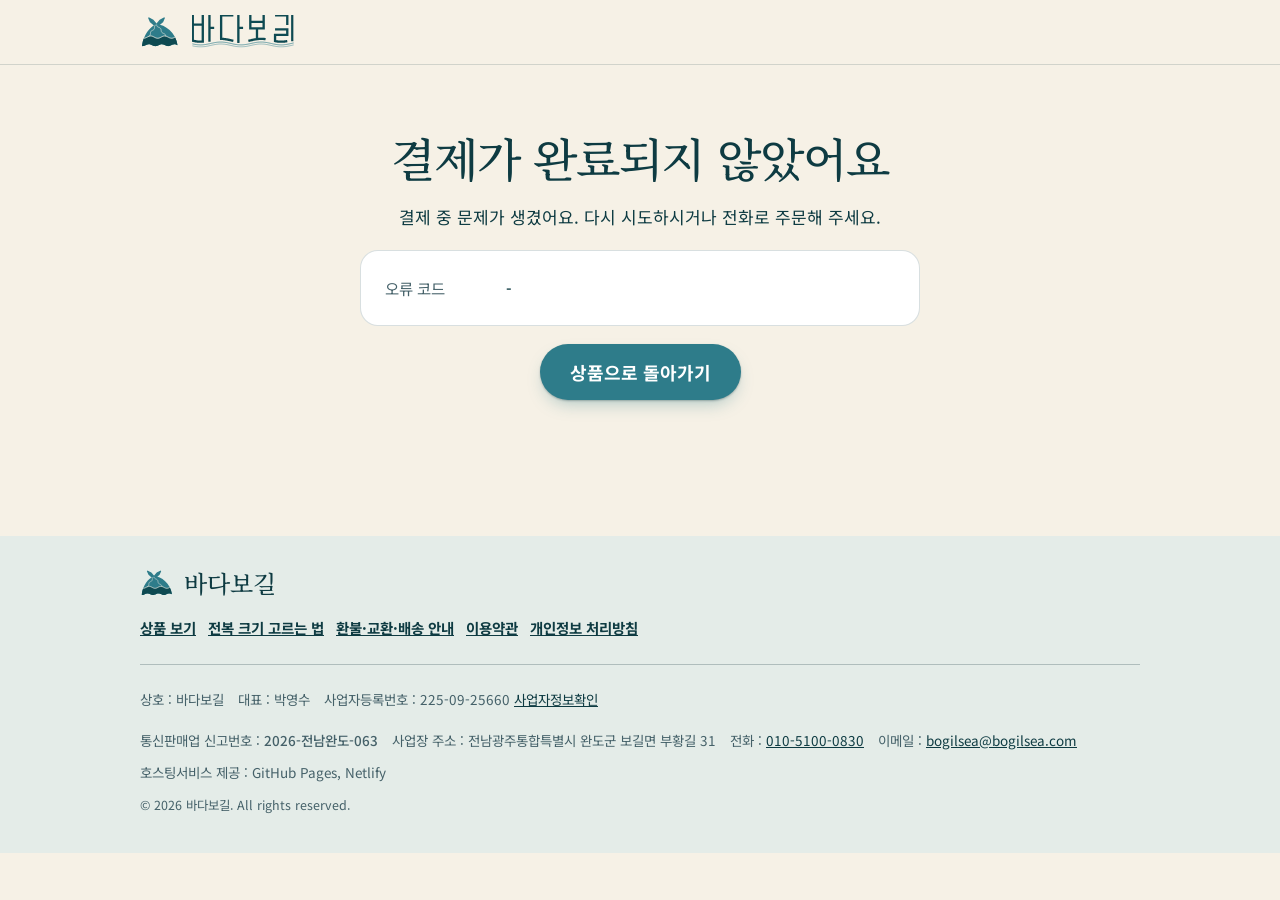
<file: fail.html>
<!doctype html>
<html lang="ko">
<head>
<meta charset="utf-8">
<meta name="viewport" content="width=device-width, initial-scale=1, viewport-fit=cover">
<title>결제 실패 | 바다보길</title>
<meta name="description" content="결제가 완료되지 않았습니다.">
<meta name="robots" content="noindex,nofollow">
<meta name="theme-color" content="#F6F1E6">
<meta name="color-scheme" content="light">
<link rel="canonical" href="https://badabogil.com/fail.html">
<link rel="icon" href="/favicon.svg" type="image/svg+xml">
<link rel="preconnect" href="https://fonts.googleapis.com">
<link rel="preconnect" href="https://fonts.gstatic.com" crossorigin>
<link href="https://fonts.googleapis.com/css2?family=Noto+Serif+KR:wght@300;500;700&family=Noto+Sans+KR:wght@400;500;700&display=swap" rel="stylesheet">
<link rel="stylesheet" href="/shop.css">
</head>
<body>
<a class="skip" href="#main">본문으로 바로가기</a>
<svg width="0" height="0" style="position:absolute" aria-hidden="true" focusable="false">
  <defs>
    <linearGradient id="nacre" x1="0" y1="0" x2="1" y2="1"><stop offset="0" stop-color="#CFE0DE"/><stop offset=".4" stop-color="#8DB9BF"/><stop offset=".75" stop-color="#5FA0AB"/><stop offset="1" stop-color="#BFD6D6"/></linearGradient>
    <mask id="holes"><rect width="200" height="200" fill="#fff"/><circle cx="112" cy="58" r="6" fill="#000"/><circle cx="134" cy="58" r="6.5" fill="#000"/><circle cx="156" cy="65" r="7" fill="#000"/></mask>
    <symbol id="isle" viewBox="0 0 200 200"><g transform="translate(100,100) scale(.58) translate(-200,-258)"><path d="M45,372 C58,285 108,214 170,188 C245,196 335,258 352,372 L352.0,372.0 L346.9,369.7 L341.8,367.6 L336.6,365.9 L331.5,364.6 L326.4,364.0 L321.3,364.1 L316.2,364.9 L311.1,366.2 L305.9,368.1 L300.8,370.3 L295.7,372.6 L290.6,374.9 L285.5,376.9 L280.4,378.5 L275.2,379.6 L270.1,380.0 L265.0,379.7 L259.9,378.8 L254.8,377.3 L249.7,375.4 L244.6,373.2 L239.4,370.8 L234.3,368.6 L229.2,366.7 L224.1,365.2 L219.0,364.3 L213.8,364.0 L208.7,364.4 L203.6,365.5 L198.5,367.1 L193.4,369.1 L188.3,371.4 L183.2,373.7 L178.0,375.9 L172.9,377.8 L167.8,379.1 L162.7,379.9 L157.6,380.0 L152.4,379.4 L147.3,378.1 L142.2,376.4 L137.1,374.3 L132.0,372.0 L126.9,369.7 L121.8,367.6 L116.6,365.8 L111.5,364.6 L106.4,364.0 L101.3,364.1 L96.2,364.9 L91.1,366.2 L85.9,368.1 L80.8,370.3 L75.7,372.6 L70.6,374.9 L65.5,376.9 L60.4,378.5 L55.2,379.6 L50.1,380.0 L45.0,379.7 Z" fill="#2E7C8A"/><clipPath id="cbsy"><path d="M45,372 C58,285 108,214 170,188 C245,196 335,258 352,372 L352.0,372.0 L346.9,369.7 L341.8,367.6 L336.6,365.9 L331.5,364.6 L326.4,364.0 L321.3,364.1 L316.2,364.9 L311.1,366.2 L305.9,368.1 L300.8,370.3 L295.7,372.6 L290.6,374.9 L285.5,376.9 L280.4,378.5 L275.2,379.6 L270.1,380.0 L265.0,379.7 L259.9,378.8 L254.8,377.3 L249.7,375.4 L244.6,373.2 L239.4,370.8 L234.3,368.6 L229.2,366.7 L224.1,365.2 L219.0,364.3 L213.8,364.0 L208.7,364.4 L203.6,365.5 L198.5,367.1 L193.4,369.1 L188.3,371.4 L183.2,373.7 L178.0,375.9 L172.9,377.8 L167.8,379.1 L162.7,379.9 L157.6,380.0 L152.4,379.4 L147.3,378.1 L142.2,376.4 L137.1,374.3 L132.0,372.0 L126.9,369.7 L121.8,367.6 L116.6,365.8 L111.5,364.6 L106.4,364.0 L101.3,364.1 L96.2,364.9 L91.1,366.2 L85.9,368.1 L80.8,370.3 L75.7,372.6 L70.6,374.9 L65.5,376.9 L60.4,378.5 L55.2,379.6 L50.1,380.0 L45.0,379.7 Z"/></clipPath><g clip-path="url(#cbsy)"><path d="M30,430 L30.0,302.0 L35.7,304.9 L41.3,307.6 L47.0,309.8 L52.7,311.3 L58.3,312.0 L64.0,311.8 L69.7,310.7 L75.3,308.9 L81.0,306.5 L86.7,303.7 L92.3,300.8 L98.0,297.9 L103.7,295.4 L109.3,293.5 L115.0,292.3 L120.7,292.0 L126.3,292.5 L132.0,293.9 L137.7,296.0 L143.3,298.6 L149.0,301.5 L154.7,304.4 L160.3,307.2 L166.0,309.4 L171.7,311.1 L177.3,311.9 L183.0,311.9 L188.7,311.0 L194.3,309.3 L200.0,307.0 L205.7,304.2 L211.3,301.3 L217.0,298.4 L222.7,295.8 L228.3,293.8 L234.0,292.5 L239.7,292.0 L245.3,292.4 L251.0,293.6 L256.7,295.6 L262.3,298.1 L268.0,301.0 L273.7,303.9 L279.3,306.7 L285.0,309.1 L290.7,310.8 L296.3,311.8 L302.0,311.9 L307.7,311.2 L313.3,309.7 L319.0,307.4 L324.7,304.8 L330.3,301.8 L336.0,298.9 L341.7,296.3 L347.3,294.1 L353.0,292.7 L358.7,292.0 L364.3,292.3 L370.0,293.3 L370,430 Z" fill="#0E4A52"/><path d="M30.0,302.0 L35.7,304.9 L41.3,307.6 L47.0,309.8 L52.7,311.3 L58.3,312.0 L64.0,311.8 L69.7,310.7 L75.3,308.9 L81.0,306.5 L86.7,303.7 L92.3,300.8 L98.0,297.9 L103.7,295.4 L109.3,293.5 L115.0,292.3 L120.7,292.0 L126.3,292.5 L132.0,293.9 L137.7,296.0 L143.3,298.6 L149.0,301.5 L154.7,304.4 L160.3,307.2 L166.0,309.4 L171.7,311.1 L177.3,311.9 L183.0,311.9 L188.7,311.0 L194.3,309.3 L200.0,307.0 L205.7,304.2 L211.3,301.3 L217.0,298.4 L222.7,295.8 L228.3,293.8 L234.0,292.5 L239.7,292.0 L245.3,292.4 L251.0,293.6 L256.7,295.6 L262.3,298.1 L268.0,301.0 L273.7,303.9 L279.3,306.7 L285.0,309.1 L290.7,310.8 L296.3,311.8 L302.0,311.9 L307.7,311.2 L313.3,309.7 L319.0,307.4 L324.7,304.8 L330.3,301.8 L336.0,298.9 L341.7,296.3 L347.3,294.1 L353.0,292.7 L358.7,292.0 L364.3,292.3 L370.0,293.3" stroke="#F6F1E6" stroke-width="7" fill="none"/><path d="M170.0,192.0 L167.8,193.0 L165.6,194.1 L163.6,195.2 L161.6,196.4 L159.9,197.8 L158.3,199.2 L156.9,200.8 L155.7,202.5 L154.8,204.4 L154.0,206.4 L153.5,208.6 L153.1,210.8 L152.8,213.2 L152.6,215.6 L152.5,218.0 L152.4,220.4 L152.2,222.8 L151.9,225.2 L151.5,227.4 L151.0,229.6 L150.2,231.6 L149.3,233.5 L148.1,235.2 L146.7,236.8 L145.1,238.2 L143.4,239.6 L141.4,240.8 L139.4,241.9 L137.2,243.0 L135.0,244.0 L132.8,245.0 L130.6,246.1 L128.6,247.2 L126.6,248.4 L124.9,249.8 L123.3,251.2 L121.9,252.8 L120.7,254.5 L119.8,256.4 L119.0,258.4 L118.5,260.6 L118.1,262.8 L117.8,265.2 L117.6,267.6 L117.5,270.0 L117.4,272.4 L117.2,274.8 L116.9,277.2 L116.5,279.4 L116.0,281.6 L115.2,283.6 L114.3,285.5 L113.1,287.2 L111.7,288.8 L110.1,290.2 L108.4,291.6 L106.4,292.8 L104.4,293.9 L102.2,295.0 L100.0,296.0" stroke="#F6F1E6" stroke-width="5" fill="none"/><path d="M170.0,192.0 L170.3,194.5 L170.7,197.0 L171.2,199.4 L171.8,201.7 L172.5,203.8 L173.5,205.9 L174.6,207.8 L175.9,209.5 L177.5,211.1 L179.2,212.5 L181.1,213.8 L183.2,215.0 L185.4,216.0 L187.7,217.0 L190.0,218.0 L192.3,219.0 L194.6,220.0 L196.8,221.0 L198.9,222.2 L200.8,223.5 L202.5,224.9 L204.1,226.5 L205.4,228.2 L206.5,230.1 L207.5,232.2 L208.2,234.3 L208.8,236.6 L209.3,239.0 L209.7,241.5 L210.0,244.0 L210.3,246.5 L210.7,249.0 L211.2,251.4 L211.8,253.7 L212.5,255.8 L213.5,257.9 L214.6,259.8 L215.9,261.5 L217.5,263.1 L219.2,264.5 L221.1,265.8 L223.2,267.0 L225.4,268.0 L227.7,269.0 L230.0,270.0 L232.3,271.0 L234.6,272.0 L236.8,273.0 L238.9,274.2 L240.8,275.5 L242.5,276.9 L244.1,278.5 L245.4,280.2 L246.5,282.1 L247.5,284.2 L248.2,286.3 L248.8,288.6 L249.3,291.0 L249.7,293.5 L250.0,296.0" stroke="#F6F1E6" stroke-width="5" fill="none"/></g><path d="M166.0,188.0 L140.0,158.0 L104.0,138.0 L118.0,170.0 L146.0,194.0 Z" fill="#2E7C8A" stroke="#2E7C8A" stroke-width="12" stroke-linejoin="round"/><path d="M174.0,188.0 L200.0,158.0 L236.0,138.0 L222.0,170.0 L194.0,194.0 Z" fill="#2E7C8A" stroke="#2E7C8A" stroke-width="12" stroke-linejoin="round"/></g></symbol>
    <symbol id="wm2" viewBox="26 46 3688 1223"><path d="M3618,1032.3 L3618,1033.1 L3618.2,1033.9 L3618.3,1034.6 L3618.6,1035.4 L3618.9,1036.1 L3619.3,1036.7 L3619.8,1037.4 L3620.3,1038 L3620.9,1038.5 L3621.6,1039 L3622.2,1039.4 L3622.9,1039.7 L3623.7,1040 L3624.4,1040.1 L3625.2,1040.3 L3626,1040.3 L3694,1040.3 L3694.8,1040.3 L3695.6,1040.1 L3696.3,1040 L3697.1,1039.7 L3697.8,1039.4 L3698.4,1039 L3699.1,1038.5 L3699.7,1038 L3700.2,1037.4 L3700.7,1036.7 L3701.1,1036.1 L3701.4,1035.4 L3701.7,1034.6 L3701.8,1033.9 L3702,1033.1 L3702,1032.3 L3702,66 L3702,65.2 L3701.8,64.4 L3701.7,63.7 L3701.4,62.9 L3701.1,62.2 L3700.7,61.6 L3700.2,60.9 L3699.7,60.3 L3699.1,59.8 L3698.4,59.3 L3697.8,58.9 L3697.1,58.6 L3696.3,58.3 L3695.6,58.2 L3694.8,58 L3694,58 L3626,58 L3625.2,58 L3624.4,58.2 L3623.7,58.3 L3622.9,58.6 L3622.2,58.9 L3621.6,59.3 L3620.9,59.8 L3620.3,60.3 L3619.8,60.9 L3619.3,61.6 L3618.9,62.2 L3618.6,62.9 L3618.3,63.7 L3618.2,64.4 L3618,65.2 L3618,66 L3618,1032.3Z M3048,567 L3047.2,567 L3046.4,567.2 L3045.7,567.3 L3044.9,567.6 L3044.2,567.9 L3043.6,568.3 L3042.9,568.8 L3042.3,569.3 L3041.8,569.9 L3041.3,570.6 L3040.9,571.2 L3040.6,571.9 L3040.3,572.7 L3040.2,573.4 L3040,574.2 L3040,575 L3040,643 L3040,643.8 L3040.2,644.6 L3040.3,645.3 L3040.6,646.1 L3040.9,646.8 L3041.3,647.4 L3041.8,648.1 L3042.3,648.7 L3042.9,649.2 L3043.6,649.7 L3044.2,650.1 L3044.9,650.4 L3045.7,650.7 L3046.4,650.8 L3047.2,651 L3048,651 L3437.8,651 L3438,651 L3438,651.2 L3438,762.8 L3438,763 L3437.8,763 L3006,763 L3005.2,763 L3004.4,763.2 L3003.7,763.3 L3002.9,763.6 L3002.2,763.9 L3001.6,764.3 L3000.9,764.8 L3000.3,765.3 L2999.8,765.9 L2999.3,766.6 L2998.9,767.2 L2998.6,767.9 L2998.3,768.7 L2998.2,769.4 L2998,770.2 L2998,771 L2998,1058.8 L2998,1059.6 L2998.2,1060.4 L2998.4,1061.1 L2998.6,1061.9 L2999,1062.6 L2999.4,1063.3 L2999.9,1063.9 L3000.4,1064.5 L3001,1065 L3001.6,1065.5 L3002.3,1065.9 L3003,1066.2 L3003.8,1066.5 L3004.6,1066.6 L3043.6,1073.7 L3043.7,1073.8 L3055,1075.7 L3055.1,1075.7 L3066.2,1077.5 L3077.4,1079.4 L3077.4,1079.4 L3088.7,1081.1 L3088.8,1081.1 L3100.1,1082.8 L3100.2,1082.8 L3111.5,1084.3 L3111.5,1084.3 L3122.8,1085.8 L3122.9,1085.8 L3134.2,1087.1 L3134.3,1087.1 L3145.6,1088.4 L3145.7,1088.4 L3157.1,1089.5 L3157.3,1089.5 L3168.6,1090.5 L3179.7,1091.4 L3179.8,1091.4 L3191.1,1092.2 L3191.2,1092.2 L3202.6,1092.9 L3202.8,1092.9 L3225.4,1094 L3225.5,1094 L3237,1094.3 L3237.1,1094.3 L3248.4,1094.5 L3248.5,1094.5 L3259.9,1094.6 L3260.1,1094.6 L3282.7,1094.4 L3282.8,1094.4 L3294.3,1094.1 L3294.4,1094.1 L3305.7,1093.7 L3305.8,1093.7 L3317.1,1093.1 L3317.1,1093.1 L3328.4,1092.5 L3328.5,1092.5 L3339.8,1091.8 L3339.9,1091.8 L3351.4,1091 L3351.5,1091 L3374.1,1088.9 L3374.3,1088.9 L3385.6,1087.7 L3396.9,1086.4 L3397,1086.4 L3408.3,1085 L3419.6,1083.5 L3419.7,1083.5 L3431,1081.9 L3442.2,1080.2 L3442.3,1080.2 L3453.6,1078.5 L3453.6,1078.5 L3464.9,1076.6 L3465,1076.6 L3476.3,1074.7 L3476.4,1074.6 L3479.6,1074.1 L3480.4,1073.9 L3481.2,1073.6 L3481.9,1073.3 L3482.5,1072.9 L3483.2,1072.4 L3483.8,1071.9 L3484.3,1071.4 L3484.8,1070.7 L3485.2,1070.1 L3485.6,1069.4 L3485.8,1068.6 L3486,1067.9 L3486.2,1067.1 L3486.2,1066.3 L3486.2,1065.5 L3486.1,1064.8 L3473.9,997.8 L3473.7,997.1 L3473.5,996.3 L3473.2,995.6 L3472.8,994.9 L3472.3,994.3 L3471.8,993.7 L3471.2,993.2 L3470.6,992.7 L3469.9,992.3 L3469.2,991.9 L3468.5,991.7 L3467.7,991.5 L3467,991.3 L3466.2,991.3 L3465.4,991.3 L3464.6,991.4 L3461.7,991.9 L3451.1,993.8 L3440.4,995.5 L3429.8,997.2 L3419,998.7 L3408.4,1000.3 L3408.3,1000.3 L3397.7,1001.6 L3387.1,1003 L3387,1003 L3376.4,1004.1 L3365.9,1005.3 L3365.8,1005.3 L3344.6,1007.2 L3344.5,1007.2 L3334.2,1008 L3323.6,1008.7 L3312.9,1009.3 L3302.3,1009.7 L3291.7,1010.1 L3281.3,1010.4 L3281.2,1010.4 L3260,1010.6 L3260,1010.6 L3249.6,1010.5 L3239,1010.3 L3228.6,1010 L3228.5,1010 L3207.3,1009.1 L3207.3,1009.1 L3196.9,1008.4 L3186.3,1007.6 L3175.4,1006.7 L3164.8,1005.9 L3164.8,1005.9 L3154.4,1004.8 L3143.8,1003.7 L3133.2,1002.4 L3122.5,1001.1 L3111.9,999.6 L3101.3,998.1 L3090.6,996.4 L3082.2,995 L3082,995 L3082,994.8 L3082,847.2 L3082,847 L3082.2,847 L3514,847 L3514.8,847 L3515.6,846.8 L3516.3,846.7 L3517.1,846.4 L3517.8,846.1 L3518.4,845.7 L3519.1,845.2 L3519.7,844.7 L3520.2,844.1 L3520.7,843.4 L3521.1,842.8 L3521.4,842.1 L3521.7,841.3 L3521.8,840.6 L3522,839.8 L3522,839 L3522,575 L3522,574.2 L3521.8,573.4 L3521.7,572.7 L3521.4,571.9 L3521.1,571.2 L3520.7,570.6 L3520.2,569.9 L3519.7,569.3 L3519.1,568.8 L3518.4,568.3 L3517.8,567.9 L3517.1,567.6 L3516.3,567.3 L3515.6,567.2 L3514.8,567 L3514,567 L3048,567.0Z M3438,147 L3438,147.2 L3438,444.2 L3438,445 L3438.2,445.8 L3438.3,446.5 L3438.6,447.3 L3438.9,448 L3439.3,448.6 L3439.8,449.3 L3440.3,449.9 L3440.9,450.4 L3441.6,450.9 L3442.2,451.3 L3442.9,451.6 L3443.7,451.9 L3444.4,452 L3445.2,452.2 L3446,452.2 L3514,452.2 L3514.8,452.2 L3515.6,452 L3516.3,451.9 L3517.1,451.6 L3517.8,451.3 L3518.4,450.9 L3519.1,450.4 L3519.7,449.9 L3520.2,449.3 L3520.7,448.6 L3521.1,448 L3521.4,447.3 L3521.7,446.5 L3521.8,445.8 L3522,445 L3522,444.2 L3522,71 L3522,70.2 L3521.8,69.4 L3521.7,68.7 L3521.4,67.9 L3521.1,67.2 L3520.7,66.6 L3520.2,65.9 L3519.7,65.3 L3519.1,64.8 L3518.4,64.3 L3517.8,63.9 L3517.1,63.6 L3516.3,63.3 L3515.6,63.2 L3514.8,63 L3514,63 L3048,63 L3047.2,63 L3046.4,63.2 L3045.7,63.3 L3044.9,63.6 L3044.2,63.9 L3043.6,64.3 L3042.9,64.8 L3042.3,65.3 L3041.8,65.9 L3041.3,66.6 L3040.9,67.2 L3040.6,67.9 L3040.3,68.7 L3040.2,69.4 L3040,70.2 L3040,71 L3040,139 L3040,139.8 L3040.2,140.6 L3040.3,141.3 L3040.6,142.1 L3040.9,142.8 L3041.3,143.4 L3041.8,144.1 L3042.3,144.7 L3042.9,145.2 L3043.6,145.7 L3044.2,146.1 L3044.9,146.4 L3045.7,146.7 L3046.4,146.8 L3047.2,147 L3048,147 L3437.8,147 L3438,147.0Z M2192,298.2 L2192,298 L2192,66 L2192,65.2 L2191.8,64.4 L2191.7,63.7 L2191.4,62.9 L2191.1,62.2 L2190.7,61.6 L2190.2,60.9 L2189.7,60.3 L2189.1,59.8 L2188.4,59.3 L2187.8,58.9 L2187.1,58.6 L2186.3,58.3 L2185.6,58.2 L2184.8,58 L2184,58 L2116,58 L2115.2,58 L2114.4,58.2 L2113.7,58.3 L2112.9,58.6 L2112.2,58.9 L2111.6,59.3 L2110.9,59.8 L2110.3,60.3 L2109.8,60.9 L2109.3,61.6 L2108.9,62.2 L2108.6,62.9 L2108.3,63.7 L2108.2,64.4 L2108,65.2 L2108,66 L2108,609.4 L2108,610.2 L2108.2,611 L2108.3,611.7 L2108.6,612.5 L2108.9,613.2 L2109.3,613.8 L2109.8,614.5 L2110.3,615.1 L2110.9,615.6 L2111.6,616.1 L2112.2,616.5 L2112.9,616.8 L2113.7,617.1 L2114.4,617.2 L2115.2,617.4 L2116,617.4 L2347.8,617.4 L2348,617.4 L2348,617.6 L2348,923.2 L2348,923.4 L2347.8,923.5 L2336.7,925.3 L2336.7,925.3 L2320.8,927.9 L2320.7,927.9 L2304.8,930.8 L2304.7,930.8 L2273.4,936.9 L2273.4,936.9 L2257.6,940.1 L2257.5,940.1 L2226.2,946.7 L2226.1,946.8 L2210.5,950.2 L2179.4,957 L2179.4,957 L2163.9,960.5 L2148.4,963.9 L2148.4,963.9 L2132.9,967.4 L2117.7,970.7 L2102.3,974 L2086.8,977.3 L2079.1,979 L2078.3,979.2 L2077.6,979.4 L2076.9,979.8 L2076.2,980.2 L2075.6,980.7 L2075,981.2 L2074.5,981.8 L2074,982.4 L2073.6,983.1 L2073.3,983.8 L2073.1,984.6 L2072.9,985.3 L2072.8,986.1 L2072.7,986.9 L2072.8,987.7 L2072.9,988.4 L2087.1,1055 L2087.3,1055.7 L2087.6,1056.4 L2087.9,1057.2 L2088.3,1057.8 L2088.8,1058.4 L2089.3,1059 L2089.9,1059.5 L2090.5,1060 L2091.2,1060.4 L2091.9,1060.7 L2092.7,1061 L2093.4,1061.2 L2094.2,1061.3 L2095,1061.3 L2095.8,1061.2 L2096.6,1061.1 L2104.2,1059.5 L2119.7,1056.2 L2135.3,1052.9 L2135.4,1052.8 L2151.1,1049.4 L2151.1,1049.4 L2166.6,1045.9 L2182.1,1042.5 L2182.1,1042.5 L2197.6,1039 L2228.5,1032.2 L2243.8,1028.9 L2274.5,1022.3 L2274.5,1022.3 L2289.6,1019.3 L2320.2,1013.4 L2320.2,1013.4 L2335.2,1010.7 L2335.2,1010.7 L2350.3,1008.1 L2365.5,1005.7 L2380.5,1003.4 L2380.6,1003.4 L2395.5,1001.3 L2410.6,999.4 L2410.6,999.4 L2425.4,997.7 L2425.5,997.7 L2440.4,996.2 L2455.3,994.9 L2455.4,994.9 L2470.2,993.8 L2470.2,993.8 L2485.1,992.9 L2485.2,992.9 L2500.1,992.3 L2500.2,992.3 L2514.9,991.8 L2515,991.8 L2529.9,991.6 L2544.7,991.5 L2544.8,991.5 L2559.5,991.8 L2574.5,992.2 L2574.5,992.2 L2589.3,992.8 L2589.4,992.8 L2604.1,993.7 L2604.2,993.7 L2619.1,994.9 L2634.1,996.1 L2634.1,996.1 L2648.9,997.6 L2648.9,997.7 L2664,999.4 L2679,1001.2 L2679,1001.2 L2686.2,1002.3 L2687,1002.3 L2687.7,1002.3 L2688.5,1002.2 L2689.3,1002.1 L2690,1001.9 L2690.8,1001.5 L2691.5,1001.2 L2692.1,1000.7 L2692.7,1000.2 L2693.3,999.7 L2693.8,999.1 L2694.2,998.4 L2694.6,997.7 L2694.9,997 L2695.1,996.2 L2695.2,995.5 L2704.8,928.1 L2704.8,927.4 L2704.8,926.6 L2704.8,925.8 L2704.6,925 L2704.4,924.3 L2704.1,923.5 L2703.7,922.9 L2703.3,922.2 L2702.8,921.6 L2702.2,921.1 L2701.6,920.6 L2700.9,920.1 L2700.2,919.8 L2699.5,919.5 L2698.8,919.2 L2698,919.1 L2690.1,918 L2689.9,918 L2674,916 L2674,916 L2658.1,914.2 L2658,914.1 L2642,912.5 L2641.8,912.5 L2625.9,911.1 L2625.9,911.1 L2609.9,909.9 L2609.8,909.9 L2593.7,909 L2593.6,909 L2577.6,908.2 L2577.4,908.2 L2561.5,907.8 L2561.4,907.8 L2545.4,907.5 L2545.2,907.5 L2529.1,907.6 L2529.1,907.6 L2513.1,907.8 L2513,907.8 L2496.9,908.3 L2496.8,908.3 L2480.9,909.1 L2480.8,909.1 L2464.8,910 L2464.7,910 L2448.7,911.1 L2448.5,911.1 L2432.6,912.6 L2432.6,912.6 L2432.2,912.6 L2432,912.6 L2432,912.4 L2432,617.6 L2432,617.4 L2432.2,617.4 L2664,617.4 L2664.8,617.4 L2665.6,617.2 L2666.3,617.1 L2667.1,616.8 L2667.8,616.5 L2668.4,616.1 L2669.1,615.6 L2669.7,615.1 L2670.2,614.5 L2670.7,613.8 L2671.1,613.2 L2671.4,612.5 L2671.7,611.7 L2671.8,611 L2672,610.2 L2672,609.4 L2672,66 L2672,65.2 L2671.8,64.4 L2671.7,63.7 L2671.4,62.9 L2671.1,62.2 L2670.7,61.6 L2670.2,60.9 L2669.7,60.3 L2669.1,59.8 L2668.4,59.3 L2667.8,58.9 L2667.1,58.6 L2666.3,58.3 L2665.6,58.2 L2664.8,58 L2664,58 L2596,58 L2595.2,58 L2594.4,58.2 L2593.7,58.3 L2592.9,58.6 L2592.2,58.9 L2591.6,59.3 L2590.9,59.8 L2590.3,60.3 L2589.8,60.9 L2589.3,61.6 L2588.9,62.2 L2588.6,62.9 L2588.3,63.7 L2588.2,64.4 L2588,65.2 L2588,66 L2588,298 L2588,298.2 L2587.8,298.2 L2192.2,298.2 L2192,298.2Z M2192,382.2 L2192.2,382.2 L2587.8,382.2 L2588,382.2 L2588,382.4 L2588,533.2 L2588,533.4 L2587.8,533.4 L2192.2,533.4 L2192,533.4 L2192,533.2 L2192,382.4 L2192,382.2Z M1762,511 L1762,510.8 L1762,66 L1762,65.2 L1761.8,64.4 L1761.7,63.7 L1761.4,62.9 L1761.1,62.2 L1760.7,61.6 L1760.2,60.9 L1759.7,60.3 L1759.1,59.8 L1758.4,59.3 L1757.8,58.9 L1757.1,58.6 L1756.3,58.3 L1755.6,58.2 L1754.8,58 L1754,58 L1686,58 L1685.2,58 L1684.4,58.2 L1683.7,58.3 L1682.9,58.6 L1682.2,58.9 L1681.6,59.3 L1680.9,59.8 L1680.3,60.3 L1679.8,60.9 L1679.3,61.6 L1678.9,62.2 L1678.6,62.9 L1678.3,63.7 L1678.2,64.4 L1678,65.2 L1678,66 L1678,1087.5 L1678,1088.3 L1678.2,1089.1 L1678.3,1089.8 L1678.6,1090.6 L1678.9,1091.3 L1679.3,1091.9 L1679.8,1092.6 L1680.3,1093.2 L1680.9,1093.7 L1681.6,1094.2 L1682.2,1094.6 L1682.9,1094.9 L1683.7,1095.2 L1684.4,1095.3 L1685.2,1095.5 L1686,1095.5 L1754,1095.5 L1754.8,1095.5 L1755.6,1095.3 L1756.3,1095.2 L1757.1,1094.9 L1757.8,1094.6 L1758.4,1094.2 L1759.1,1093.7 L1759.7,1093.2 L1760.2,1092.6 L1760.7,1091.9 L1761.1,1091.3 L1761.4,1090.6 L1761.7,1089.8 L1761.8,1089.1 L1762,1088.3 L1762,1087.5 L1762,595.2 L1762,595 L1762.2,595 L1882,595 L1882.8,595 L1883.6,594.8 L1884.3,594.7 L1885.1,594.4 L1885.8,594.1 L1886.4,593.7 L1887.1,593.2 L1887.7,592.7 L1888.2,592.1 L1888.7,591.4 L1889.1,590.8 L1889.4,590.1 L1889.7,589.3 L1889.8,588.6 L1890,587.8 L1890,587 L1890,519 L1890,518.2 L1889.8,517.4 L1889.7,516.7 L1889.4,515.9 L1889.1,515.2 L1888.7,514.6 L1888.2,513.9 L1887.7,513.3 L1887.1,512.8 L1886.4,512.3 L1885.8,511.9 L1885.1,511.6 L1884.3,511.3 L1883.6,511.2 L1882.8,511 L1882,511 L1762.2,511 L1762,511.0Z M1131.1,992.5 L1131.1,992.5 L1152.3,993.6 L1152.4,993.6 L1173.5,995.2 L1173.6,995.2 L1184,996.1 L1194.6,997.2 L1205.2,998.3 L1215.8,999.6 L1226.5,1000.9 L1237.1,1002.4 L1258.6,1005.5 L1258.6,1005.5 L1269.2,1007.2 L1280,1009 L1290.6,1010.8 L1312.3,1014.8 L1322.9,1016.8 L1333.8,1019 L1344.5,1021.1 L1355.4,1023.4 L1366.4,1025.7 L1377.2,1028 L1388,1030.3 L1399,1032.7 L1409.8,1035.1 L1420.8,1037.6 L1420.9,1037.6 L1431.8,1040 L1442.8,1042.5 L1442.9,1042.5 L1453.8,1044.9 L1464.8,1047.4 L1464.9,1047.4 L1476,1049.8 L1487,1052.2 L1509.2,1057.1 L1509.3,1057.1 L1520.4,1059.4 L1523.6,1060.1 L1524.3,1060.2 L1525.1,1060.2 L1525.9,1060.2 L1526.7,1060.1 L1527.5,1059.9 L1528.2,1059.7 L1528.9,1059.3 L1529.6,1058.9 L1530.2,1058.5 L1530.8,1058 L1531.3,1057.4 L1531.8,1056.8 L1532.2,1056.1 L1532.6,1055.4 L1532.8,1054.6 L1533,1053.9 L1547,987.3 L1547.1,986.5 L1547.1,985.8 L1547.1,985 L1547,984.2 L1546.8,983.4 L1546.5,982.7 L1546.2,982 L1545.8,981.3 L1545.4,980.7 L1544.8,980.1 L1544.3,979.5 L1543.6,979.1 L1543,978.7 L1542.3,978.3 L1541.5,978 L1540.8,977.9 L1537.6,977.2 L1526.8,974.9 L1505,970.2 L1494,967.8 L1483.2,965.4 L1472.2,962.9 L1472.1,962.9 L1461.2,960.5 L1450.2,958 L1450.1,958 L1439.2,955.6 L1428.2,953.1 L1428.1,953.1 L1417,950.7 L1406,948.3 L1394.8,945.8 L1394.7,945.8 L1383.6,943.5 L1372.6,941.2 L1361.5,938.9 L1361.4,938.8 L1350.2,936.6 L1339.1,934.4 L1339,934.4 L1327.7,932.2 L1327.7,932.2 L1305.4,928.2 L1305.3,928.1 L1294,926.2 L1293.9,926.2 L1282.8,924.4 L1271.5,922.5 L1271.3,922.5 L1248.9,919.2 L1248.8,919.2 L1237.5,917.7 L1237.5,917.7 L1226.2,916.2 L1226.1,916.2 L1214.8,914.9 L1214.7,914.9 L1203.4,913.6 L1203.3,913.6 L1192,912.5 L1192,912.5 L1180.5,911.4 L1180.4,911.4 L1157.7,909.8 L1157.6,909.8 L1142.2,908.9 L1142,908.9 L1142,908.7 L1142,147.2 L1142,147 L1142.2,147 L1532,147 L1532.8,147 L1533.6,146.8 L1534.3,146.7 L1535.1,146.4 L1535.8,146.1 L1536.4,145.7 L1537.1,145.2 L1537.7,144.7 L1538.2,144.1 L1538.7,143.4 L1539.1,142.8 L1539.4,142.1 L1539.7,141.3 L1539.8,140.6 L1540,139.8 L1540,139 L1540,71 L1540,70.2 L1539.8,69.4 L1539.7,68.7 L1539.4,67.9 L1539.1,67.2 L1538.7,66.6 L1538.2,65.9 L1537.7,65.3 L1537.1,64.8 L1536.4,64.3 L1535.8,63.9 L1535.1,63.6 L1534.3,63.3 L1533.6,63.2 L1532.8,63 L1532,63 L1066,63 L1065.2,63 L1064.4,63.2 L1063.7,63.3 L1062.9,63.6 L1062.2,63.9 L1061.6,64.3 L1060.9,64.8 L1060.3,65.3 L1059.8,65.9 L1059.3,66.6 L1058.9,67.2 L1058.6,67.9 L1058.3,68.7 L1058.2,69.4 L1058,70.2 L1058,71 L1058,983 L1058,983.8 L1058.2,984.5 L1058.3,985.3 L1058.6,986 L1058.9,986.7 L1059.3,987.4 L1059.8,988 L1060.3,988.6 L1060.9,989.1 L1061.5,989.6 L1062.1,990 L1062.8,990.3 L1063.6,990.6 L1064.3,990.8 L1065.1,990.9 L1065.9,991 L1110,991.8 L1120.6,992.1 L1131.1,992.5Z M722,511 L722,510.8 L722,66 L722,65.2 L721.8,64.4 L721.7,63.7 L721.4,62.9 L721.1,62.2 L720.7,61.6 L720.2,60.9 L719.7,60.3 L719.1,59.8 L718.4,59.3 L717.8,58.9 L717.1,58.6 L716.3,58.3 L715.6,58.2 L714.8,58 L714,58 L646,58 L645.2,58 L644.4,58.2 L643.7,58.3 L642.9,58.6 L642.2,58.9 L641.6,59.3 L640.9,59.8 L640.3,60.3 L639.8,60.9 L639.3,61.6 L638.9,62.2 L638.6,62.9 L638.3,63.7 L638.2,64.4 L638,65.2 L638,66 L638,1050.1 L638,1050.9 L638.2,1051.7 L638.3,1052.4 L638.6,1053.2 L638.9,1053.9 L639.3,1054.5 L639.8,1055.2 L640.3,1055.8 L640.9,1056.3 L641.6,1056.8 L642.2,1057.2 L642.9,1057.5 L643.7,1057.8 L644.4,1057.9 L645.2,1058.1 L646,1058.1 L714,1058.1 L714.8,1058.1 L715.6,1057.9 L716.3,1057.8 L717.1,1057.5 L717.8,1057.2 L718.4,1056.8 L719.1,1056.3 L719.7,1055.8 L720.2,1055.2 L720.7,1054.5 L721.1,1053.9 L721.4,1053.2 L721.7,1052.4 L721.8,1051.7 L722,1050.9 L722,1050.1 L722,595.2 L722,595 L722.2,595 L842,595 L842.8,595 L843.6,594.8 L844.3,594.7 L845.1,594.4 L845.8,594.1 L846.4,593.7 L847.1,593.2 L847.7,592.7 L848.2,592.1 L848.7,591.4 L849.1,590.8 L849.4,590.1 L849.7,589.3 L849.8,588.6 L850,587.8 L850,587 L850,519 L850,518.2 L849.8,517.4 L849.7,516.7 L849.4,515.9 L849.1,515.2 L848.7,514.6 L848.2,513.9 L847.7,513.3 L847.1,512.8 L846.4,512.3 L845.8,511.9 L845.1,511.6 L844.3,511.3 L843.6,511.2 L842.8,511 L842,511 L722.2,511 L722,511.0Z M122,66 L122,65.2 L121.8,64.4 L121.7,63.7 L121.4,62.9 L121.1,62.2 L120.7,61.6 L120.2,60.9 L119.7,60.3 L119.1,59.8 L118.4,59.3 L117.8,58.9 L117.1,58.6 L116.3,58.3 L115.6,58.2 L114.8,58 L114,58 L46,58 L45.2,58 L44.4,58.2 L43.7,58.3 L42.9,58.6 L42.2,58.9 L41.6,59.3 L40.9,59.8 L40.3,60.3 L39.8,60.9 L39.3,61.6 L38.9,62.2 L38.6,62.9 L38.3,63.7 L38.2,64.4 L38,65.2 L38,66 L38,1046.1 L38,1046.8 L38.2,1047.6 L38.3,1048.4 L38.6,1049.1 L38.9,1049.8 L39.3,1050.5 L39.8,1051.1 L40.3,1051.7 L40.9,1052.2 L41.5,1052.7 L42.2,1053.1 L42.9,1053.4 L43.6,1053.7 L44.3,1053.9 L89.5,1063.4 L89.6,1063.4 L98.8,1065.3 L107.9,1067.1 L108,1067.1 L117.2,1068.9 L135.4,1072.3 L135.5,1072.3 L144.8,1074 L144.9,1074 L153.9,1075.5 L153.9,1075.5 L163,1077.1 L163.2,1077.1 L172.5,1078.6 L190.7,1081.4 L190.8,1081.4 L200.2,1082.8 L200.3,1082.8 L209.4,1084 L218.6,1085.3 L218.7,1085.3 L228.1,1086.4 L228.2,1086.4 L246.5,1088.5 L246.6,1088.5 L256,1089.4 L256.1,1089.4 L265.5,1090.3 L265.6,1090.3 L274.7,1091 L283.9,1091.7 L284,1091.7 L293.2,1092.3 L302.6,1092.9 L302.8,1092.9 L312.1,1093.4 L321.3,1093.8 L321.4,1093.8 L330.8,1094.1 L330.9,1094.1 L349.3,1094.5 L349.3,1094.5 L358.9,1094.6 L359.1,1094.6 L368.2,1094.5 L368.3,1094.5 L377.4,1094.5 L377.6,1094.5 L387.1,1094.3 L387.2,1094.3 L405.6,1093.7 L405.7,1093.7 L414.9,1093.3 L424.2,1092.8 L424.4,1092.8 L433.8,1092.2 L474.5,1089.5 L475.3,1089.4 L476.1,1089.2 L476.9,1089 L477.6,1088.6 L478.3,1088.3 L479,1087.8 L479.6,1087.3 L480.1,1086.7 L480.6,1086 L481,1085.4 L481.4,1084.6 L481.6,1083.9 L481.8,1083.1 L482,1082.3 L482,1081.5 L482,66 L482,65.2 L481.8,64.4 L481.7,63.7 L481.4,62.9 L481.1,62.2 L480.7,61.6 L480.2,60.9 L479.7,60.3 L479.1,59.8 L478.4,59.3 L477.8,58.9 L477.1,58.6 L476.3,58.3 L475.6,58.2 L474.8,58 L474,58 L406,58 L405.2,58 L404.4,58.2 L403.7,58.3 L402.9,58.6 L402.2,58.9 L401.6,59.3 L400.9,59.8 L400.3,60.3 L399.8,60.9 L399.3,61.6 L398.9,62.2 L398.6,62.9 L398.3,63.7 L398.2,64.4 L398,65.2 L398,66 L398,398.8 L398,399 L397.8,399 L122.2,399 L122,399 L122,398.8 L122,66.0Z M122,483 L122.2,483 L397.8,483 L398,483 L398,483.2 L398,1009.7 L398,1009.9 L397.8,1009.9 L384.9,1010.3 L384.8,1010.3 L376.6,1010.5 L376.5,1010.5 L367.8,1010.5 L367.7,1010.5 L359,1010.6 L359,1010.6 L350.7,1010.5 L350.7,1010.5 L333.2,1010.1 L333.1,1010.1 L324.7,1009.8 L324.6,1009.8 L315.9,1009.4 L307.4,1009.1 L307.3,1009.1 L298.8,1008.5 L290,1007.9 L290,1007.9 L281.3,1007.2 L272.5,1006.5 L272.5,1006.5 L264,1005.8 L263.9,1005.8 L255.4,1004.9 L255.4,1004.9 L237.9,1003 L237.8,1003 L229.3,1001.9 L229.3,1001.9 L220.6,1000.8 L211.8,999.6 L211.8,999.6 L203.3,998.4 L203.2,998.4 L185.5,995.6 L176.9,994.3 L176.9,994.3 L168.2,992.7 L168.1,992.7 L159.1,991.2 L159.1,991.2 L150.6,989.7 L150.6,989.7 L132.8,986.3 L124,984.7 L124,984.7 L122.2,984.3 L122,984.3 L122,984.1 L122,483.2 L122,483.0Z" fill="#0E4A52" fill-rule="evenodd"/><path d="M80,1134 L98,1137 L116,1141 L134,1144 L152,1148 L171,1151 L189,1154 L207,1156 L225,1159 L243,1161 L261,1163 L279,1164 L297,1166 L315,1166 L334,1167 L352,1168 L370,1168 L388,1167 L406,1167 L424,1166 L442,1165 L460,1163 L478,1161 L497,1159 L515,1157 L533,1154 L551,1151 L569,1148 L587,1145 L605,1142 L623,1138 L641,1134 L660,1130 L678,1127 L696,1123 L714,1119 L732,1114 L750,1110 L768,1106 L786,1103 L804,1099 L823,1095 L841,1091 L859,1088 L877,1085 L895,1081 L913,1079 L931,1076 L949,1073 L967,1071 L986,1069 L1004,1068 L1022,1067 L1040,1066 L1058,1065 L1076,1065 L1094,1065 L1112,1065 L1130,1065 L1148,1066 L1167,1068 L1185,1069 L1203,1071 L1221,1073 L1239,1075 L1257,1078 L1275,1081 L1293,1084 L1311,1087 L1330,1090 L1348,1094 L1366,1098 L1384,1101 L1402,1105 L1420,1109 L1438,1113 L1456,1117 L1474,1121 L1493,1125 L1511,1129 L1529,1133 L1547,1137 L1565,1141 L1583,1144 L1601,1147 L1619,1151 L1637,1153 L1656,1156 L1674,1159 L1692,1161 L1710,1163 L1728,1164 L1746,1165 L1764,1166 L1782,1167 L1800,1167 L1819,1168 L1837,1167 L1855,1167 L1873,1166 L1891,1165 L1909,1163 L1927,1161 L1945,1159 L1963,1157 L1982,1154 L2000,1152 L2018,1148 L2036,1145 L2054,1142 L2072,1138 L2090,1135 L2108,1131 L2126,1127 L2145,1123 L2163,1119 L2181,1115 L2199,1111 L2217,1107 L2235,1103 L2253,1099 L2271,1095 L2289,1092 L2308,1088 L2326,1085 L2344,1082 L2362,1079 L2380,1076 L2398,1074 L2416,1071 L2434,1070 L2452,1068 L2471,1067 L2489,1066 L2507,1065 L2525,1065 L2543,1065 L2561,1065 L2579,1065 L2597,1066 L2615,1067 L2634,1069 L2652,1071 L2670,1073 L2688,1075 L2706,1078 L2724,1080 L2742,1083 L2760,1087 L2778,1090 L2796,1094 L2815,1097 L2833,1101 L2851,1105 L2869,1109 L2887,1113 L2905,1117 L2923,1121 L2941,1125 L2959,1129 L2978,1133 L2996,1137 L3014,1140 L3032,1144 L3050,1147 L3068,1150 L3086,1153 L3104,1156 L3122,1158 L3141,1161 L3159,1162 L3177,1164 L3195,1165 L3213,1166 L3231,1167 L3249,1167 L3267,1168 L3285,1167 L3304,1167 L3322,1166 L3340,1165 L3358,1163 L3376,1161 L3394,1159 L3412,1157 L3430,1155 L3448,1152 L3467,1149 L3485,1145 L3503,1142 L3521,1138 L3539,1135 L3557,1131 L3575,1127 L3593,1123 L3611,1119 L3630,1115 L3648,1111 L3666,1107 L3684,1103 L3702,1099" fill="none" stroke="#2E7C8A" stroke-width="26" stroke-linecap="round"/><path d="M80,1204 L98,1208 L116,1211 L134,1215 L152,1218 L171,1221 L189,1224 L207,1227 L225,1229 L243,1231 L261,1233 L279,1235 L297,1236 L315,1237 L334,1238 L352,1238 L370,1238 L388,1238 L406,1237 L424,1236 L442,1235 L460,1234 L478,1232 L497,1230 L515,1227 L533,1225 L551,1222 L569,1219 L587,1216 L605,1212 L623,1209 L641,1205 L660,1201 L678,1197 L696,1193 L714,1189 L732,1185 L750,1181 L768,1177 L786,1173 L804,1169 L823,1165 L841,1162 L859,1158 L877,1155 L895,1152 L913,1149 L931,1146 L949,1144 L967,1142 L986,1140 L1004,1138 L1022,1137 L1040,1136 L1058,1135 L1076,1135 L1094,1135 L1112,1135 L1130,1136 L1148,1137 L1167,1138 L1185,1140 L1203,1141 L1221,1143 L1239,1146 L1257,1148 L1275,1151 L1293,1154 L1311,1157 L1330,1161 L1348,1164 L1366,1168 L1384,1172 L1402,1176 L1420,1180 L1438,1184 L1456,1188 L1474,1192 L1493,1196 L1511,1200 L1529,1204 L1547,1208 L1565,1211 L1583,1215 L1601,1218 L1619,1221 L1637,1224 L1656,1227 L1674,1229 L1692,1231 L1710,1233 L1728,1235 L1746,1236 L1764,1237 L1782,1238 L1800,1238 L1819,1238 L1837,1238 L1855,1237 L1873,1236 L1891,1235 L1909,1234 L1927,1232 L1945,1230 L1963,1227 L1982,1225 L2000,1222 L2018,1219 L2036,1216 L2054,1212 L2072,1209 L2090,1205 L2108,1201 L2126,1197 L2145,1193 L2163,1189 L2181,1185 L2199,1181 L2217,1177 L2235,1173 L2253,1169 L2271,1166 L2289,1162 L2308,1159 L2326,1155 L2344,1152 L2362,1149 L2380,1147 L2398,1144 L2416,1142 L2434,1140 L2452,1138 L2471,1137 L2489,1136 L2507,1135 L2525,1135 L2543,1135 L2561,1135 L2579,1136 L2597,1137 L2615,1138 L2634,1139 L2652,1141 L2670,1143 L2688,1146 L2706,1148 L2724,1151 L2742,1154 L2760,1157 L2778,1161 L2796,1164 L2815,1168 L2833,1172 L2851,1176 L2869,1180 L2887,1184 L2905,1188 L2923,1192 L2941,1196 L2959,1200 L2978,1204 L2996,1207 L3014,1211 L3032,1214 L3050,1218 L3068,1221 L3086,1224 L3104,1226 L3122,1229 L3141,1231 L3159,1233 L3177,1235 L3195,1236 L3213,1237 L3231,1238 L3249,1238 L3267,1238 L3285,1238 L3304,1237 L3322,1236 L3340,1235 L3358,1234 L3376,1232 L3394,1230 L3412,1228 L3430,1225 L3448,1222 L3467,1219 L3485,1216 L3503,1213 L3521,1209 L3539,1205 L3557,1201 L3575,1198 L3593,1194 L3611,1190 L3630,1186 L3648,1181 L3666,1177 L3684,1174 L3702,1170" fill="none" stroke="#2E7C8A" stroke-width="17" stroke-linecap="round"/></symbol>
    <symbol id="bmark" viewBox="0 0 200 200">
      <path mask="url(#holes)" d="M20 112C16 78 46 50 90 44C138 38 184 58 190 98C195 134 160 162 112 166C64 170 24 150 20 112Z" fill="url(#nacre)" stroke="#0E4A52" stroke-width="6" stroke-linejoin="round"/>
      <g fill="none" stroke="#fff" stroke-opacity=".9" stroke-width="7" stroke-linecap="round"><path d="M34 112C32 94 46 82 62 84C76 86 80 100 72 108C66 114 56 112 55 104"/><path d="M96 84C126 80 156 90 170 110"/><path d="M92 106C116 104 140 112 154 128"/><path d="M96 130C110 130 124 136 134 146"/></g>
    </symbol>
    <filter id="paint" x="-3%" y="-8%" width="106%" height="116%" color-interpolation-filters="sRGB"><feTurbulence type="fractalNoise" baseFrequency="0.0025 0.07" numOctaves="2" seed="4" result="fray"/><feDisplacementMap in="SourceGraphic" in2="fray" scale="34" xChannelSelector="R" yChannelSelector="B" result="d1"/><feTurbulence type="fractalNoise" baseFrequency="0.014" numOctaves="3" seed="11" result="n1"/><feDisplacementMap in="d1" in2="n1" scale="16" xChannelSelector="G" yChannelSelector="R" result="rough"/><feTurbulence type="fractalNoise" baseFrequency="0.0012 0.012" numOctaves="2" seed="5" result="n2"/><feColorMatrix in="n2" type="matrix" values="0.42 0 0 0 0.66  0.42 0 0 0 0.66  0.42 0 0 0 0.68  0 0 0 0 1" result="shade"/><feTurbulence type="fractalNoise" baseFrequency="0.005" numOctaves="3" seed="2" result="n5"/><feColorMatrix in="n5" type="matrix" values="0.5 0 0 0 0.62  0.5 0 0 0 0.64  0.4 0 0 0 0.74  0 0 0 0 1" result="pool"/><feBlend in="shade" in2="pool" mode="multiply" result="tex"/><feBlend in="rough" in2="tex" mode="multiply" result="bl"/><feComposite in="bl" in2="rough" operator="in" result="painted"/><feTurbulence type="fractalNoise" baseFrequency="0.0014 0.03" numOctaves="2" seed="21" result="n3"/><feColorMatrix in="n3" type="matrix" values="0 0 0 0 0.75  0 0 0 0 0.85  0 0 0 0 1  0 0 0 2.4 -1.3" result="hi"/><feComposite in="hi" in2="rough" operator="in" result="hi2"/><feBlend in="hi2" in2="painted" mode="normal" result="lit"/><feTurbulence type="fractalNoise" baseFrequency="0.0012 0.09" numOctaves="2" seed="8" result="n4"/><feColorMatrix in="n4" type="matrix" values="0 0 0 0 0  0 0 0 0 0  0 0 0 0 0  0 0 0 12 -2.2" result="gap"/><feComposite in="lit" in2="gap" operator="in"/></filter>
    <symbol id="wm" viewBox="30 -790 3232.0 820"><g filter="url(#paint)"><path d="M760 -760H572V0H760V-301H835V-451H760ZM506 -30V-752H318V-536H248V-752H60V-30ZM318 -386V-180H248V-386Z M1575 -760H1387V0H1575V-321H1650V-471H1575ZM875 -750V-30H1320V-180H1063V-600H1300V-750Z M2392 -752V-301H1710V-752H1898V-676H2204V-752ZM2204 -451V-526H1898V-451ZM2145 -180H2412V-30H1690V-180H1957V-271H2145Z M3222 -760H3035V-420H3222ZM2522 -420Q2679 -420 2764 -438Q2848 -455 2898 -526Q2949 -597 2949 -750H2522V-622H2744Q2744 -580 2676 -560Q2608 -540 2502 -540ZM3222 -140V-390H2542V-280H3035V-250H2542V0H3232V-110H2730V-140Z" fill="#0047AB" stroke="#0047AB" stroke-width="8" stroke-linejoin="round"/></g></symbol>
    <symbol id="odok" viewBox="0 0 200 200">
      <path d="M34 138C32 110 60 92 108 92C156 92 182 112 178 140C174 164 148 172 108 172C68 172 36 164 34 138Z" fill="#F7C9A8" stroke="#12333A" stroke-width="5" stroke-linejoin="round"/>
      <g transform="translate(46 8) scale(.62)"><path mask="url(#holes)" d="M20 112C16 78 46 50 90 44C138 38 184 58 190 98C195 134 160 162 112 166C64 170 24 150 20 112Z" fill="url(#nacre)" stroke="#0E4A52" stroke-width="7" stroke-linejoin="round"/></g>
      <g fill="none" stroke="#12333A" stroke-width="5" stroke-linecap="round" stroke-linejoin="round"><path d="M78 126L90 133L78 140"/><path d="M138 126L126 133L138 140"/><path d="M96 150Q102 158 108 150Q114 158 120 150"/></g>
      <ellipse cx="68" cy="146" rx="8" ry="5" fill="#F58FB8" fill-opacity=".8"/><ellipse cx="148" cy="146" rx="8" ry="5" fill="#F58FB8" fill-opacity=".8"/>
      <g fill="none" stroke="#0047AB" stroke-width="5" stroke-linecap="round"><path d="M24 112L12 104"/><path d="M192 112L204 104"/><path d="M18 140L4 140"/></g>
    </symbol>
    <symbol id="shell" viewBox="0 0 120 96">
      <path d="M14 52C8 28 34 10 66 10c32 0 48 20 42 46-5 22-30 34-56 32C28 86 17 72 14 52Z" fill="url(#nacre)" stroke="#0E4A52" stroke-width="2.6"/>
      <g fill="none" stroke="#fff" stroke-opacity=".6" stroke-width="2.2" stroke-linecap="round">
        <path d="M24 54C24 38 42 24 66 24c24 0 34 16 31 32"/>
        <path d="M36 56C37 46 49 37 66 37c16 0 24 10 22 20"/>
        <path d="M50 58c1-6 7-10 16-10 8 0 12 5 11 10"/>
      </g>
      <g fill="#fff"><circle cx="48" cy="17.5" r="3.1"/><circle cx="60" cy="15" r="3.1"/><circle cx="72" cy="15.4" r="3.1"/><circle cx="83" cy="19.4" r="3.1"/><circle cx="92" cy="26" r="3.1"/></g>
    </symbol>
    <symbol id="meat" viewBox="0 0 120 96">
      <path d="M20 56c0-22 20-38 42-38s40 14 38 36c-2 20-22 28-40 28S20 76 20 56Z" fill="#F0B999"/>
      <g stroke="#C07A55" stroke-width="2.4" fill="none" stroke-linecap="round"><path d="M36 52c4-10 14-16 26-16"/><path d="M44 66c6 4 14 5 22 3"/><path d="M70 40c8 2 14 8 16 16"/></g>
    </symbol>
  </defs>
</svg>
<header class="top"><div class="wrap"><a class="brand" href="/" aria-label="바다보길 처음으로"><svg viewBox="0 0 200 200" aria-hidden="true" focusable="false"><use href="#isle"/></svg><svg class="brand__wm" viewBox="26 46 3688 1223" role="img" aria-label="바다보길"><use href="#wm2"/></svg></a></div></header>
<main id="main" class="page"><div class="wrap">
  <div class="result">
    <h1 class="h1">결제가 완료되지 않았어요</h1>
    <p id="fMsg">결제 중 문제가 생겼어요. 다시 시도하시거나 전화로 주문해 주세요.</p>
    <div class="card" style="width:100%"><dl>
      <dt>오류 코드</dt><dd id="fCode">-</dd>
    </dl></div>
    <a class="btn btn--solid" href="/shop.html">상품으로 돌아가기</a>
  </div>
</div></main>
<footer class="foot">
  <div class="wrap">
    <p class="foot__brand"><svg class="sym-s" viewBox="0 0 200 200" aria-hidden="true" focusable="false"><use href="#isle"/></svg><span>바다보길</span></p>
    <p class="foot__links"><a href="/shop.html">상품 보기</a><a href="/guide-size.html">전복 크기 고르는 법</a><a href="/refund.html">환불·교환·배송 안내</a><a href="/terms.html">이용약관</a><a href="/privacy.html">개인정보 처리방침</a></p>
    <p class="foot__info">
      <span>상호 : 바다보길</span><span>대표 : 박영수</span><span>사업자등록번호 : 225-09-25660 <a class="biz-chk" href="https://www.ftc.go.kr/bizCommPop.do?wrkr_no=2250925660" target="_blank" rel="noopener">사업자정보확인</a></span><i class="brk" aria-hidden="true"></i><span>통신판매업 신고번호 : <b id="reg-no">2026-전남완도-063</b></span><span class="wide">사업장 주소 : 전남광주통합특별시 완도군 보길면 부황길 31</span><span>전화 : <a href="tel:01051000830">010-5100-0830</a></span><span>이메일 : <a href="mailto:bogilsea@bogilsea.com">bogilsea@bogilsea.com</a></span><span class="wide">호스팅서비스 제공 : GitHub Pages, Netlify</span>
    </p>
    <p class="foot__copy">© 2026 바다보길. All rights reserved.</p>
  </div>
</footer>
<script>
(function(){
  var q=new URLSearchParams(location.search);
  if(q.get('message')) document.getElementById('fMsg').textContent=q.get('message');
  document.getElementById('fCode').textContent=q.get('code')||'-';
})();
</script>
</body>
</html>
</file>
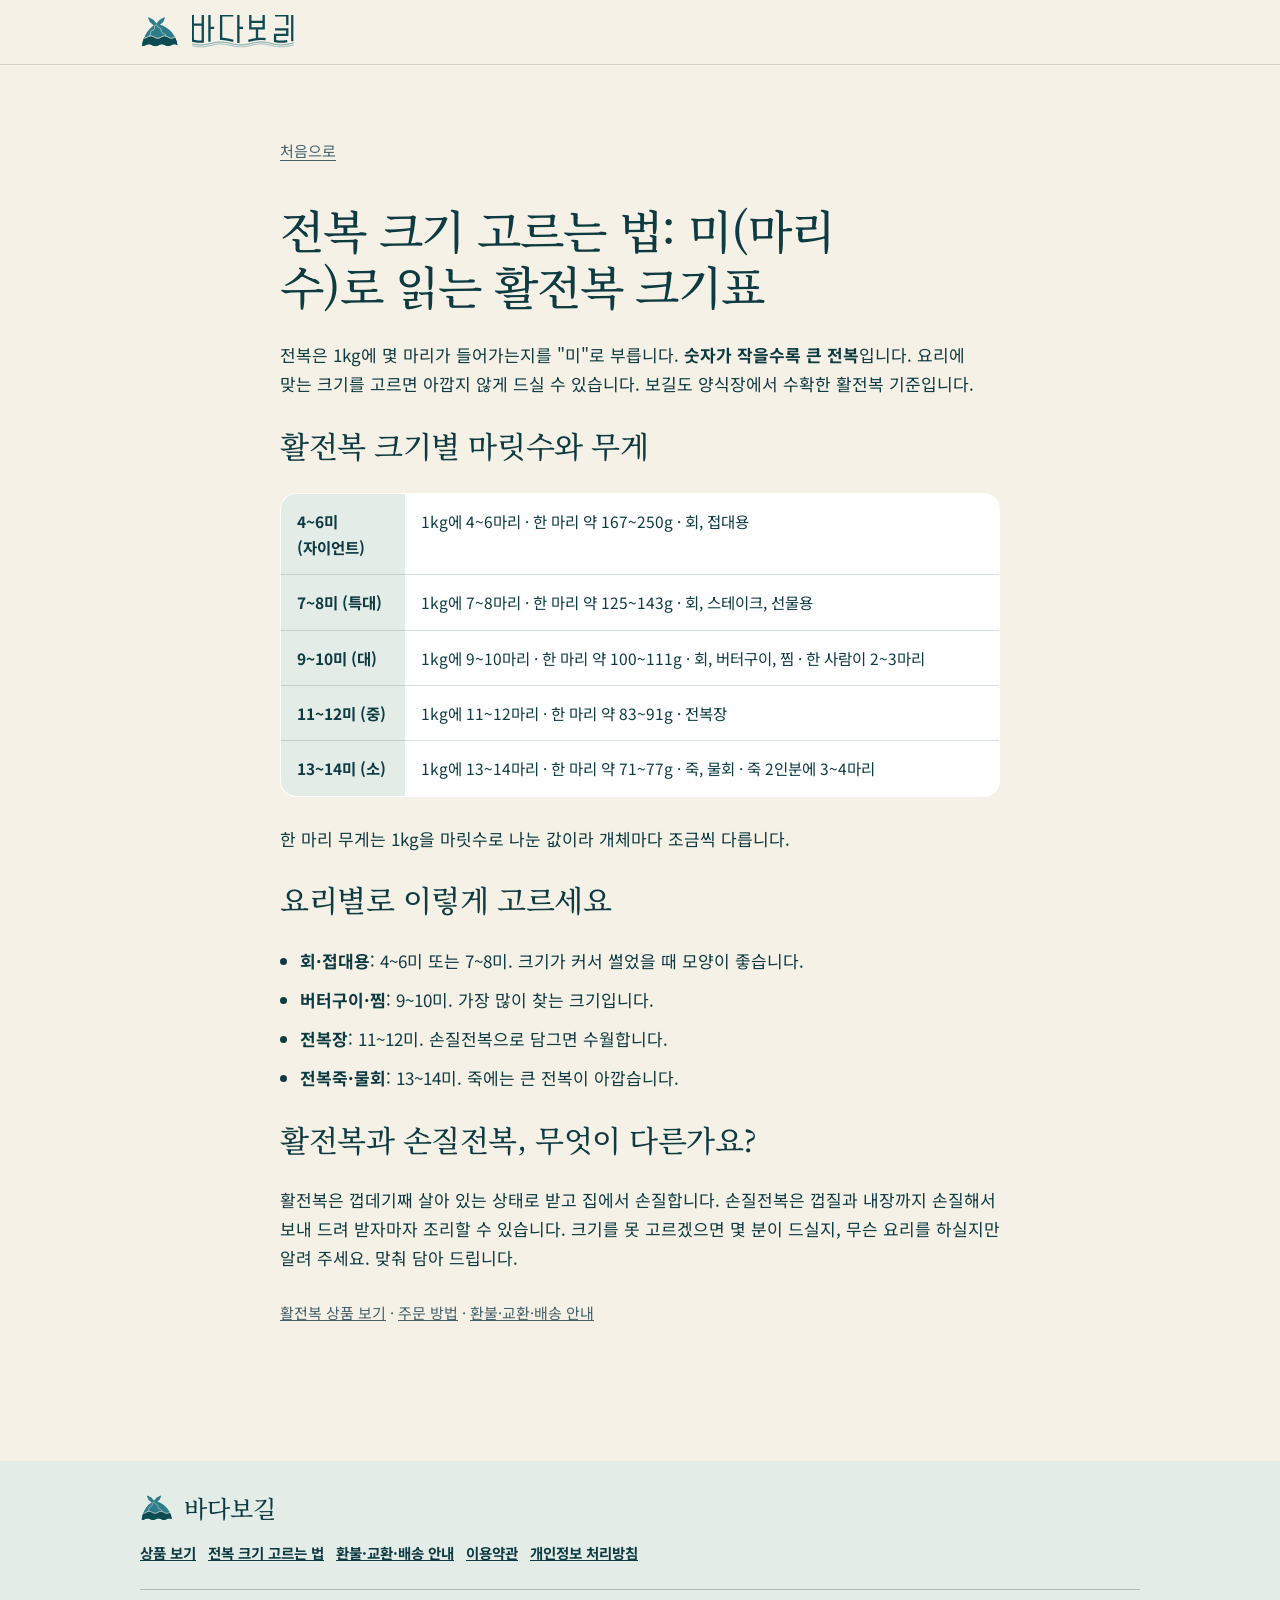
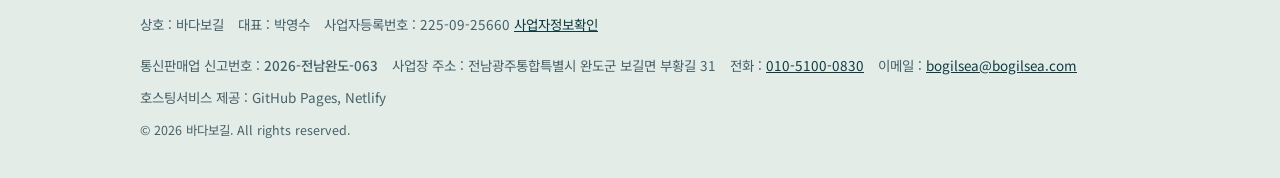
<file: guide-size.html>
<!doctype html>
<html lang="ko">
<head>
<meta charset="utf-8">
<meta name="viewport" content="width=device-width, initial-scale=1, viewport-fit=cover">
<title>전복 크기 고르는 법 · 미 읽는 법 | 보길도 활전복 바다보길</title>
<meta name="description" content="전복 크기를 뜻하는 미(마리 수) 읽는 법과 활전복 크기별 무게, 요리별 추천(회·버터구이·전복장·전복죽)을 정리했습니다. 보길도 산지직송 활전복 기준.">
<meta name="robots" content="index,follow">
<meta name="theme-color" content="#F6F1E6">
<meta name="color-scheme" content="light">
<link rel="canonical" href="https://badabogil.com/guide-size.html">
<link rel="icon" href="/favicon.svg" type="image/svg+xml">
<link rel="preconnect" href="https://fonts.googleapis.com">
<link rel="preconnect" href="https://fonts.gstatic.com" crossorigin>
<link href="https://fonts.googleapis.com/css2?family=Noto+Serif+KR:wght@300;500;700&family=Noto+Sans+KR:wght@400;500;700&display=swap" rel="stylesheet">
<link rel="stylesheet" href="/shop.css">
<script type="application/ld+json">{"@context":"https://schema.org","@type":"Article","headline":"전복 크기 고르는 법: 미(마리 수)로 읽는 활전복 크기표","inLanguage":"ko-KR","author":{"@type":"Organization","name":"바다보길","url":"https://badabogil.com/"},"publisher":{"@type":"Organization","name":"바다보길","url":"https://badabogil.com/"},"mainEntityOfPage":"https://badabogil.com/guide-size.html","datePublished":"2026-10-29","dateModified":"2026-10-29"}</script>
</head>
<body>
<a class="skip" href="#main">본문으로 바로가기</a>
<svg width="0" height="0" style="position:absolute" aria-hidden="true" focusable="false">
  <defs>
    <linearGradient id="nacre" x1="0" y1="0" x2="1" y2="1"><stop offset="0" stop-color="#CFE0DE"/><stop offset=".4" stop-color="#8DB9BF"/><stop offset=".75" stop-color="#5FA0AB"/><stop offset="1" stop-color="#BFD6D6"/></linearGradient>
    <mask id="holes"><rect width="200" height="200" fill="#fff"/><circle cx="112" cy="58" r="6" fill="#000"/><circle cx="134" cy="58" r="6.5" fill="#000"/><circle cx="156" cy="65" r="7" fill="#000"/></mask>
    <symbol id="isle" viewBox="0 0 200 200"><g transform="translate(100,100) scale(.58) translate(-200,-258)"><path d="M45,372 C58,285 108,214 170,188 C245,196 335,258 352,372 L352.0,372.0 L346.9,369.7 L341.8,367.6 L336.6,365.9 L331.5,364.6 L326.4,364.0 L321.3,364.1 L316.2,364.9 L311.1,366.2 L305.9,368.1 L300.8,370.3 L295.7,372.6 L290.6,374.9 L285.5,376.9 L280.4,378.5 L275.2,379.6 L270.1,380.0 L265.0,379.7 L259.9,378.8 L254.8,377.3 L249.7,375.4 L244.6,373.2 L239.4,370.8 L234.3,368.6 L229.2,366.7 L224.1,365.2 L219.0,364.3 L213.8,364.0 L208.7,364.4 L203.6,365.5 L198.5,367.1 L193.4,369.1 L188.3,371.4 L183.2,373.7 L178.0,375.9 L172.9,377.8 L167.8,379.1 L162.7,379.9 L157.6,380.0 L152.4,379.4 L147.3,378.1 L142.2,376.4 L137.1,374.3 L132.0,372.0 L126.9,369.7 L121.8,367.6 L116.6,365.8 L111.5,364.6 L106.4,364.0 L101.3,364.1 L96.2,364.9 L91.1,366.2 L85.9,368.1 L80.8,370.3 L75.7,372.6 L70.6,374.9 L65.5,376.9 L60.4,378.5 L55.2,379.6 L50.1,380.0 L45.0,379.7 Z" fill="#2E7C8A"/><clipPath id="cbsy"><path d="M45,372 C58,285 108,214 170,188 C245,196 335,258 352,372 L352.0,372.0 L346.9,369.7 L341.8,367.6 L336.6,365.9 L331.5,364.6 L326.4,364.0 L321.3,364.1 L316.2,364.9 L311.1,366.2 L305.9,368.1 L300.8,370.3 L295.7,372.6 L290.6,374.9 L285.5,376.9 L280.4,378.5 L275.2,379.6 L270.1,380.0 L265.0,379.7 L259.9,378.8 L254.8,377.3 L249.7,375.4 L244.6,373.2 L239.4,370.8 L234.3,368.6 L229.2,366.7 L224.1,365.2 L219.0,364.3 L213.8,364.0 L208.7,364.4 L203.6,365.5 L198.5,367.1 L193.4,369.1 L188.3,371.4 L183.2,373.7 L178.0,375.9 L172.9,377.8 L167.8,379.1 L162.7,379.9 L157.6,380.0 L152.4,379.4 L147.3,378.1 L142.2,376.4 L137.1,374.3 L132.0,372.0 L126.9,369.7 L121.8,367.6 L116.6,365.8 L111.5,364.6 L106.4,364.0 L101.3,364.1 L96.2,364.9 L91.1,366.2 L85.9,368.1 L80.8,370.3 L75.7,372.6 L70.6,374.9 L65.5,376.9 L60.4,378.5 L55.2,379.6 L50.1,380.0 L45.0,379.7 Z"/></clipPath><g clip-path="url(#cbsy)"><path d="M30,430 L30.0,302.0 L35.7,304.9 L41.3,307.6 L47.0,309.8 L52.7,311.3 L58.3,312.0 L64.0,311.8 L69.7,310.7 L75.3,308.9 L81.0,306.5 L86.7,303.7 L92.3,300.8 L98.0,297.9 L103.7,295.4 L109.3,293.5 L115.0,292.3 L120.7,292.0 L126.3,292.5 L132.0,293.9 L137.7,296.0 L143.3,298.6 L149.0,301.5 L154.7,304.4 L160.3,307.2 L166.0,309.4 L171.7,311.1 L177.3,311.9 L183.0,311.9 L188.7,311.0 L194.3,309.3 L200.0,307.0 L205.7,304.2 L211.3,301.3 L217.0,298.4 L222.7,295.8 L228.3,293.8 L234.0,292.5 L239.7,292.0 L245.3,292.4 L251.0,293.6 L256.7,295.6 L262.3,298.1 L268.0,301.0 L273.7,303.9 L279.3,306.7 L285.0,309.1 L290.7,310.8 L296.3,311.8 L302.0,311.9 L307.7,311.2 L313.3,309.7 L319.0,307.4 L324.7,304.8 L330.3,301.8 L336.0,298.9 L341.7,296.3 L347.3,294.1 L353.0,292.7 L358.7,292.0 L364.3,292.3 L370.0,293.3 L370,430 Z" fill="#0E4A52"/><path d="M30.0,302.0 L35.7,304.9 L41.3,307.6 L47.0,309.8 L52.7,311.3 L58.3,312.0 L64.0,311.8 L69.7,310.7 L75.3,308.9 L81.0,306.5 L86.7,303.7 L92.3,300.8 L98.0,297.9 L103.7,295.4 L109.3,293.5 L115.0,292.3 L120.7,292.0 L126.3,292.5 L132.0,293.9 L137.7,296.0 L143.3,298.6 L149.0,301.5 L154.7,304.4 L160.3,307.2 L166.0,309.4 L171.7,311.1 L177.3,311.9 L183.0,311.9 L188.7,311.0 L194.3,309.3 L200.0,307.0 L205.7,304.2 L211.3,301.3 L217.0,298.4 L222.7,295.8 L228.3,293.8 L234.0,292.5 L239.7,292.0 L245.3,292.4 L251.0,293.6 L256.7,295.6 L262.3,298.1 L268.0,301.0 L273.7,303.9 L279.3,306.7 L285.0,309.1 L290.7,310.8 L296.3,311.8 L302.0,311.9 L307.7,311.2 L313.3,309.7 L319.0,307.4 L324.7,304.8 L330.3,301.8 L336.0,298.9 L341.7,296.3 L347.3,294.1 L353.0,292.7 L358.7,292.0 L364.3,292.3 L370.0,293.3" stroke="#F6F1E6" stroke-width="7" fill="none"/><path d="M170.0,192.0 L167.8,193.0 L165.6,194.1 L163.6,195.2 L161.6,196.4 L159.9,197.8 L158.3,199.2 L156.9,200.8 L155.7,202.5 L154.8,204.4 L154.0,206.4 L153.5,208.6 L153.1,210.8 L152.8,213.2 L152.6,215.6 L152.5,218.0 L152.4,220.4 L152.2,222.8 L151.9,225.2 L151.5,227.4 L151.0,229.6 L150.2,231.6 L149.3,233.5 L148.1,235.2 L146.7,236.8 L145.1,238.2 L143.4,239.6 L141.4,240.8 L139.4,241.9 L137.2,243.0 L135.0,244.0 L132.8,245.0 L130.6,246.1 L128.6,247.2 L126.6,248.4 L124.9,249.8 L123.3,251.2 L121.9,252.8 L120.7,254.5 L119.8,256.4 L119.0,258.4 L118.5,260.6 L118.1,262.8 L117.8,265.2 L117.6,267.6 L117.5,270.0 L117.4,272.4 L117.2,274.8 L116.9,277.2 L116.5,279.4 L116.0,281.6 L115.2,283.6 L114.3,285.5 L113.1,287.2 L111.7,288.8 L110.1,290.2 L108.4,291.6 L106.4,292.8 L104.4,293.9 L102.2,295.0 L100.0,296.0" stroke="#F6F1E6" stroke-width="5" fill="none"/><path d="M170.0,192.0 L170.3,194.5 L170.7,197.0 L171.2,199.4 L171.8,201.7 L172.5,203.8 L173.5,205.9 L174.6,207.8 L175.9,209.5 L177.5,211.1 L179.2,212.5 L181.1,213.8 L183.2,215.0 L185.4,216.0 L187.7,217.0 L190.0,218.0 L192.3,219.0 L194.6,220.0 L196.8,221.0 L198.9,222.2 L200.8,223.5 L202.5,224.9 L204.1,226.5 L205.4,228.2 L206.5,230.1 L207.5,232.2 L208.2,234.3 L208.8,236.6 L209.3,239.0 L209.7,241.5 L210.0,244.0 L210.3,246.5 L210.7,249.0 L211.2,251.4 L211.8,253.7 L212.5,255.8 L213.5,257.9 L214.6,259.8 L215.9,261.5 L217.5,263.1 L219.2,264.5 L221.1,265.8 L223.2,267.0 L225.4,268.0 L227.7,269.0 L230.0,270.0 L232.3,271.0 L234.6,272.0 L236.8,273.0 L238.9,274.2 L240.8,275.5 L242.5,276.9 L244.1,278.5 L245.4,280.2 L246.5,282.1 L247.5,284.2 L248.2,286.3 L248.8,288.6 L249.3,291.0 L249.7,293.5 L250.0,296.0" stroke="#F6F1E6" stroke-width="5" fill="none"/></g><path d="M166.0,188.0 L140.0,158.0 L104.0,138.0 L118.0,170.0 L146.0,194.0 Z" fill="#2E7C8A" stroke="#2E7C8A" stroke-width="12" stroke-linejoin="round"/><path d="M174.0,188.0 L200.0,158.0 L236.0,138.0 L222.0,170.0 L194.0,194.0 Z" fill="#2E7C8A" stroke="#2E7C8A" stroke-width="12" stroke-linejoin="round"/></g></symbol>
    <symbol id="wm2" viewBox="26 46 3688 1223"><path d="M3618,1032.3 L3618,1033.1 L3618.2,1033.9 L3618.3,1034.6 L3618.6,1035.4 L3618.9,1036.1 L3619.3,1036.7 L3619.8,1037.4 L3620.3,1038 L3620.9,1038.5 L3621.6,1039 L3622.2,1039.4 L3622.9,1039.7 L3623.7,1040 L3624.4,1040.1 L3625.2,1040.3 L3626,1040.3 L3694,1040.3 L3694.8,1040.3 L3695.6,1040.1 L3696.3,1040 L3697.1,1039.7 L3697.8,1039.4 L3698.4,1039 L3699.1,1038.5 L3699.7,1038 L3700.2,1037.4 L3700.7,1036.7 L3701.1,1036.1 L3701.4,1035.4 L3701.7,1034.6 L3701.8,1033.9 L3702,1033.1 L3702,1032.3 L3702,66 L3702,65.2 L3701.8,64.4 L3701.7,63.7 L3701.4,62.9 L3701.1,62.2 L3700.7,61.6 L3700.2,60.9 L3699.7,60.3 L3699.1,59.8 L3698.4,59.3 L3697.8,58.9 L3697.1,58.6 L3696.3,58.3 L3695.6,58.2 L3694.8,58 L3694,58 L3626,58 L3625.2,58 L3624.4,58.2 L3623.7,58.3 L3622.9,58.6 L3622.2,58.9 L3621.6,59.3 L3620.9,59.8 L3620.3,60.3 L3619.8,60.9 L3619.3,61.6 L3618.9,62.2 L3618.6,62.9 L3618.3,63.7 L3618.2,64.4 L3618,65.2 L3618,66 L3618,1032.3Z M3048,567 L3047.2,567 L3046.4,567.2 L3045.7,567.3 L3044.9,567.6 L3044.2,567.9 L3043.6,568.3 L3042.9,568.8 L3042.3,569.3 L3041.8,569.9 L3041.3,570.6 L3040.9,571.2 L3040.6,571.9 L3040.3,572.7 L3040.2,573.4 L3040,574.2 L3040,575 L3040,643 L3040,643.8 L3040.2,644.6 L3040.3,645.3 L3040.6,646.1 L3040.9,646.8 L3041.3,647.4 L3041.8,648.1 L3042.3,648.7 L3042.9,649.2 L3043.6,649.7 L3044.2,650.1 L3044.9,650.4 L3045.7,650.7 L3046.4,650.8 L3047.2,651 L3048,651 L3437.8,651 L3438,651 L3438,651.2 L3438,762.8 L3438,763 L3437.8,763 L3006,763 L3005.2,763 L3004.4,763.2 L3003.7,763.3 L3002.9,763.6 L3002.2,763.9 L3001.6,764.3 L3000.9,764.8 L3000.3,765.3 L2999.8,765.9 L2999.3,766.6 L2998.9,767.2 L2998.6,767.9 L2998.3,768.7 L2998.2,769.4 L2998,770.2 L2998,771 L2998,1058.8 L2998,1059.6 L2998.2,1060.4 L2998.4,1061.1 L2998.6,1061.9 L2999,1062.6 L2999.4,1063.3 L2999.9,1063.9 L3000.4,1064.5 L3001,1065 L3001.6,1065.5 L3002.3,1065.9 L3003,1066.2 L3003.8,1066.5 L3004.6,1066.6 L3043.6,1073.7 L3043.7,1073.8 L3055,1075.7 L3055.1,1075.7 L3066.2,1077.5 L3077.4,1079.4 L3077.4,1079.4 L3088.7,1081.1 L3088.8,1081.1 L3100.1,1082.8 L3100.2,1082.8 L3111.5,1084.3 L3111.5,1084.3 L3122.8,1085.8 L3122.9,1085.8 L3134.2,1087.1 L3134.3,1087.1 L3145.6,1088.4 L3145.7,1088.4 L3157.1,1089.5 L3157.3,1089.5 L3168.6,1090.5 L3179.7,1091.4 L3179.8,1091.4 L3191.1,1092.2 L3191.2,1092.2 L3202.6,1092.9 L3202.8,1092.9 L3225.4,1094 L3225.5,1094 L3237,1094.3 L3237.1,1094.3 L3248.4,1094.5 L3248.5,1094.5 L3259.9,1094.6 L3260.1,1094.6 L3282.7,1094.4 L3282.8,1094.4 L3294.3,1094.1 L3294.4,1094.1 L3305.7,1093.7 L3305.8,1093.7 L3317.1,1093.1 L3317.1,1093.1 L3328.4,1092.5 L3328.5,1092.5 L3339.8,1091.8 L3339.9,1091.8 L3351.4,1091 L3351.5,1091 L3374.1,1088.9 L3374.3,1088.9 L3385.6,1087.7 L3396.9,1086.4 L3397,1086.4 L3408.3,1085 L3419.6,1083.5 L3419.7,1083.5 L3431,1081.9 L3442.2,1080.2 L3442.3,1080.2 L3453.6,1078.5 L3453.6,1078.5 L3464.9,1076.6 L3465,1076.6 L3476.3,1074.7 L3476.4,1074.6 L3479.6,1074.1 L3480.4,1073.9 L3481.2,1073.6 L3481.9,1073.3 L3482.5,1072.9 L3483.2,1072.4 L3483.8,1071.9 L3484.3,1071.4 L3484.8,1070.7 L3485.2,1070.1 L3485.6,1069.4 L3485.8,1068.6 L3486,1067.9 L3486.2,1067.1 L3486.2,1066.3 L3486.2,1065.5 L3486.1,1064.8 L3473.9,997.8 L3473.7,997.1 L3473.5,996.3 L3473.2,995.6 L3472.8,994.9 L3472.3,994.3 L3471.8,993.7 L3471.2,993.2 L3470.6,992.7 L3469.9,992.3 L3469.2,991.9 L3468.5,991.7 L3467.7,991.5 L3467,991.3 L3466.2,991.3 L3465.4,991.3 L3464.6,991.4 L3461.7,991.9 L3451.1,993.8 L3440.4,995.5 L3429.8,997.2 L3419,998.7 L3408.4,1000.3 L3408.3,1000.3 L3397.7,1001.6 L3387.1,1003 L3387,1003 L3376.4,1004.1 L3365.9,1005.3 L3365.8,1005.3 L3344.6,1007.2 L3344.5,1007.2 L3334.2,1008 L3323.6,1008.7 L3312.9,1009.3 L3302.3,1009.7 L3291.7,1010.1 L3281.3,1010.4 L3281.2,1010.4 L3260,1010.6 L3260,1010.6 L3249.6,1010.5 L3239,1010.3 L3228.6,1010 L3228.5,1010 L3207.3,1009.1 L3207.3,1009.1 L3196.9,1008.4 L3186.3,1007.6 L3175.4,1006.7 L3164.8,1005.9 L3164.8,1005.9 L3154.4,1004.8 L3143.8,1003.7 L3133.2,1002.4 L3122.5,1001.1 L3111.9,999.6 L3101.3,998.1 L3090.6,996.4 L3082.2,995 L3082,995 L3082,994.8 L3082,847.2 L3082,847 L3082.2,847 L3514,847 L3514.8,847 L3515.6,846.8 L3516.3,846.7 L3517.1,846.4 L3517.8,846.1 L3518.4,845.7 L3519.1,845.2 L3519.7,844.7 L3520.2,844.1 L3520.7,843.4 L3521.1,842.8 L3521.4,842.1 L3521.7,841.3 L3521.8,840.6 L3522,839.8 L3522,839 L3522,575 L3522,574.2 L3521.8,573.4 L3521.7,572.7 L3521.4,571.9 L3521.1,571.2 L3520.7,570.6 L3520.2,569.9 L3519.7,569.3 L3519.1,568.8 L3518.4,568.3 L3517.8,567.9 L3517.1,567.6 L3516.3,567.3 L3515.6,567.2 L3514.8,567 L3514,567 L3048,567.0Z M3438,147 L3438,147.2 L3438,444.2 L3438,445 L3438.2,445.8 L3438.3,446.5 L3438.6,447.3 L3438.9,448 L3439.3,448.6 L3439.8,449.3 L3440.3,449.9 L3440.9,450.4 L3441.6,450.9 L3442.2,451.3 L3442.9,451.6 L3443.7,451.9 L3444.4,452 L3445.2,452.2 L3446,452.2 L3514,452.2 L3514.8,452.2 L3515.6,452 L3516.3,451.9 L3517.1,451.6 L3517.8,451.3 L3518.4,450.9 L3519.1,450.4 L3519.7,449.9 L3520.2,449.3 L3520.7,448.6 L3521.1,448 L3521.4,447.3 L3521.7,446.5 L3521.8,445.8 L3522,445 L3522,444.2 L3522,71 L3522,70.2 L3521.8,69.4 L3521.7,68.7 L3521.4,67.9 L3521.1,67.2 L3520.7,66.6 L3520.2,65.9 L3519.7,65.3 L3519.1,64.8 L3518.4,64.3 L3517.8,63.9 L3517.1,63.6 L3516.3,63.3 L3515.6,63.2 L3514.8,63 L3514,63 L3048,63 L3047.2,63 L3046.4,63.2 L3045.7,63.3 L3044.9,63.6 L3044.2,63.9 L3043.6,64.3 L3042.9,64.8 L3042.3,65.3 L3041.8,65.9 L3041.3,66.6 L3040.9,67.2 L3040.6,67.9 L3040.3,68.7 L3040.2,69.4 L3040,70.2 L3040,71 L3040,139 L3040,139.8 L3040.2,140.6 L3040.3,141.3 L3040.6,142.1 L3040.9,142.8 L3041.3,143.4 L3041.8,144.1 L3042.3,144.7 L3042.9,145.2 L3043.6,145.7 L3044.2,146.1 L3044.9,146.4 L3045.7,146.7 L3046.4,146.8 L3047.2,147 L3048,147 L3437.8,147 L3438,147.0Z M2192,298.2 L2192,298 L2192,66 L2192,65.2 L2191.8,64.4 L2191.7,63.7 L2191.4,62.9 L2191.1,62.2 L2190.7,61.6 L2190.2,60.9 L2189.7,60.3 L2189.1,59.8 L2188.4,59.3 L2187.8,58.9 L2187.1,58.6 L2186.3,58.3 L2185.6,58.2 L2184.8,58 L2184,58 L2116,58 L2115.2,58 L2114.4,58.2 L2113.7,58.3 L2112.9,58.6 L2112.2,58.9 L2111.6,59.3 L2110.9,59.8 L2110.3,60.3 L2109.8,60.9 L2109.3,61.6 L2108.9,62.2 L2108.6,62.9 L2108.3,63.7 L2108.2,64.4 L2108,65.2 L2108,66 L2108,609.4 L2108,610.2 L2108.2,611 L2108.3,611.7 L2108.6,612.5 L2108.9,613.2 L2109.3,613.8 L2109.8,614.5 L2110.3,615.1 L2110.9,615.6 L2111.6,616.1 L2112.2,616.5 L2112.9,616.8 L2113.7,617.1 L2114.4,617.2 L2115.2,617.4 L2116,617.4 L2347.8,617.4 L2348,617.4 L2348,617.6 L2348,923.2 L2348,923.4 L2347.8,923.5 L2336.7,925.3 L2336.7,925.3 L2320.8,927.9 L2320.7,927.9 L2304.8,930.8 L2304.7,930.8 L2273.4,936.9 L2273.4,936.9 L2257.6,940.1 L2257.5,940.1 L2226.2,946.7 L2226.1,946.8 L2210.5,950.2 L2179.4,957 L2179.4,957 L2163.9,960.5 L2148.4,963.9 L2148.4,963.9 L2132.9,967.4 L2117.7,970.7 L2102.3,974 L2086.8,977.3 L2079.1,979 L2078.3,979.2 L2077.6,979.4 L2076.9,979.8 L2076.2,980.2 L2075.6,980.7 L2075,981.2 L2074.5,981.8 L2074,982.4 L2073.6,983.1 L2073.3,983.8 L2073.1,984.6 L2072.9,985.3 L2072.8,986.1 L2072.7,986.9 L2072.8,987.7 L2072.9,988.4 L2087.1,1055 L2087.3,1055.7 L2087.6,1056.4 L2087.9,1057.2 L2088.3,1057.8 L2088.8,1058.4 L2089.3,1059 L2089.9,1059.5 L2090.5,1060 L2091.2,1060.4 L2091.9,1060.7 L2092.7,1061 L2093.4,1061.2 L2094.2,1061.3 L2095,1061.3 L2095.8,1061.2 L2096.6,1061.1 L2104.2,1059.5 L2119.7,1056.2 L2135.3,1052.9 L2135.4,1052.8 L2151.1,1049.4 L2151.1,1049.4 L2166.6,1045.9 L2182.1,1042.5 L2182.1,1042.5 L2197.6,1039 L2228.5,1032.2 L2243.8,1028.9 L2274.5,1022.3 L2274.5,1022.3 L2289.6,1019.3 L2320.2,1013.4 L2320.2,1013.4 L2335.2,1010.7 L2335.2,1010.7 L2350.3,1008.1 L2365.5,1005.7 L2380.5,1003.4 L2380.6,1003.4 L2395.5,1001.3 L2410.6,999.4 L2410.6,999.4 L2425.4,997.7 L2425.5,997.7 L2440.4,996.2 L2455.3,994.9 L2455.4,994.9 L2470.2,993.8 L2470.2,993.8 L2485.1,992.9 L2485.2,992.9 L2500.1,992.3 L2500.2,992.3 L2514.9,991.8 L2515,991.8 L2529.9,991.6 L2544.7,991.5 L2544.8,991.5 L2559.5,991.8 L2574.5,992.2 L2574.5,992.2 L2589.3,992.8 L2589.4,992.8 L2604.1,993.7 L2604.2,993.7 L2619.1,994.9 L2634.1,996.1 L2634.1,996.1 L2648.9,997.6 L2648.9,997.7 L2664,999.4 L2679,1001.2 L2679,1001.2 L2686.2,1002.3 L2687,1002.3 L2687.7,1002.3 L2688.5,1002.2 L2689.3,1002.1 L2690,1001.9 L2690.8,1001.5 L2691.5,1001.2 L2692.1,1000.7 L2692.7,1000.2 L2693.3,999.7 L2693.8,999.1 L2694.2,998.4 L2694.6,997.7 L2694.9,997 L2695.1,996.2 L2695.2,995.5 L2704.8,928.1 L2704.8,927.4 L2704.8,926.6 L2704.8,925.8 L2704.6,925 L2704.4,924.3 L2704.1,923.5 L2703.7,922.9 L2703.3,922.2 L2702.8,921.6 L2702.2,921.1 L2701.6,920.6 L2700.9,920.1 L2700.2,919.8 L2699.5,919.5 L2698.8,919.2 L2698,919.1 L2690.1,918 L2689.9,918 L2674,916 L2674,916 L2658.1,914.2 L2658,914.1 L2642,912.5 L2641.8,912.5 L2625.9,911.1 L2625.9,911.1 L2609.9,909.9 L2609.8,909.9 L2593.7,909 L2593.6,909 L2577.6,908.2 L2577.4,908.2 L2561.5,907.8 L2561.4,907.8 L2545.4,907.5 L2545.2,907.5 L2529.1,907.6 L2529.1,907.6 L2513.1,907.8 L2513,907.8 L2496.9,908.3 L2496.8,908.3 L2480.9,909.1 L2480.8,909.1 L2464.8,910 L2464.7,910 L2448.7,911.1 L2448.5,911.1 L2432.6,912.6 L2432.6,912.6 L2432.2,912.6 L2432,912.6 L2432,912.4 L2432,617.6 L2432,617.4 L2432.2,617.4 L2664,617.4 L2664.8,617.4 L2665.6,617.2 L2666.3,617.1 L2667.1,616.8 L2667.8,616.5 L2668.4,616.1 L2669.1,615.6 L2669.7,615.1 L2670.2,614.5 L2670.7,613.8 L2671.1,613.2 L2671.4,612.5 L2671.7,611.7 L2671.8,611 L2672,610.2 L2672,609.4 L2672,66 L2672,65.2 L2671.8,64.4 L2671.7,63.7 L2671.4,62.9 L2671.1,62.2 L2670.7,61.6 L2670.2,60.9 L2669.7,60.3 L2669.1,59.8 L2668.4,59.3 L2667.8,58.9 L2667.1,58.6 L2666.3,58.3 L2665.6,58.2 L2664.8,58 L2664,58 L2596,58 L2595.2,58 L2594.4,58.2 L2593.7,58.3 L2592.9,58.6 L2592.2,58.9 L2591.6,59.3 L2590.9,59.8 L2590.3,60.3 L2589.8,60.9 L2589.3,61.6 L2588.9,62.2 L2588.6,62.9 L2588.3,63.7 L2588.2,64.4 L2588,65.2 L2588,66 L2588,298 L2588,298.2 L2587.8,298.2 L2192.2,298.2 L2192,298.2Z M2192,382.2 L2192.2,382.2 L2587.8,382.2 L2588,382.2 L2588,382.4 L2588,533.2 L2588,533.4 L2587.8,533.4 L2192.2,533.4 L2192,533.4 L2192,533.2 L2192,382.4 L2192,382.2Z M1762,511 L1762,510.8 L1762,66 L1762,65.2 L1761.8,64.4 L1761.7,63.7 L1761.4,62.9 L1761.1,62.2 L1760.7,61.6 L1760.2,60.9 L1759.7,60.3 L1759.1,59.8 L1758.4,59.3 L1757.8,58.9 L1757.1,58.6 L1756.3,58.3 L1755.6,58.2 L1754.8,58 L1754,58 L1686,58 L1685.2,58 L1684.4,58.2 L1683.7,58.3 L1682.9,58.6 L1682.2,58.9 L1681.6,59.3 L1680.9,59.8 L1680.3,60.3 L1679.8,60.9 L1679.3,61.6 L1678.9,62.2 L1678.6,62.9 L1678.3,63.7 L1678.2,64.4 L1678,65.2 L1678,66 L1678,1087.5 L1678,1088.3 L1678.2,1089.1 L1678.3,1089.8 L1678.6,1090.6 L1678.9,1091.3 L1679.3,1091.9 L1679.8,1092.6 L1680.3,1093.2 L1680.9,1093.7 L1681.6,1094.2 L1682.2,1094.6 L1682.9,1094.9 L1683.7,1095.2 L1684.4,1095.3 L1685.2,1095.5 L1686,1095.5 L1754,1095.5 L1754.8,1095.5 L1755.6,1095.3 L1756.3,1095.2 L1757.1,1094.9 L1757.8,1094.6 L1758.4,1094.2 L1759.1,1093.7 L1759.7,1093.2 L1760.2,1092.6 L1760.7,1091.9 L1761.1,1091.3 L1761.4,1090.6 L1761.7,1089.8 L1761.8,1089.1 L1762,1088.3 L1762,1087.5 L1762,595.2 L1762,595 L1762.2,595 L1882,595 L1882.8,595 L1883.6,594.8 L1884.3,594.7 L1885.1,594.4 L1885.8,594.1 L1886.4,593.7 L1887.1,593.2 L1887.7,592.7 L1888.2,592.1 L1888.7,591.4 L1889.1,590.8 L1889.4,590.1 L1889.7,589.3 L1889.8,588.6 L1890,587.8 L1890,587 L1890,519 L1890,518.2 L1889.8,517.4 L1889.7,516.7 L1889.4,515.9 L1889.1,515.2 L1888.7,514.6 L1888.2,513.9 L1887.7,513.3 L1887.1,512.8 L1886.4,512.3 L1885.8,511.9 L1885.1,511.6 L1884.3,511.3 L1883.6,511.2 L1882.8,511 L1882,511 L1762.2,511 L1762,511.0Z M1131.1,992.5 L1131.1,992.5 L1152.3,993.6 L1152.4,993.6 L1173.5,995.2 L1173.6,995.2 L1184,996.1 L1194.6,997.2 L1205.2,998.3 L1215.8,999.6 L1226.5,1000.9 L1237.1,1002.4 L1258.6,1005.5 L1258.6,1005.5 L1269.2,1007.2 L1280,1009 L1290.6,1010.8 L1312.3,1014.8 L1322.9,1016.8 L1333.8,1019 L1344.5,1021.1 L1355.4,1023.4 L1366.4,1025.7 L1377.2,1028 L1388,1030.3 L1399,1032.7 L1409.8,1035.1 L1420.8,1037.6 L1420.9,1037.6 L1431.8,1040 L1442.8,1042.5 L1442.9,1042.5 L1453.8,1044.9 L1464.8,1047.4 L1464.9,1047.4 L1476,1049.8 L1487,1052.2 L1509.2,1057.1 L1509.3,1057.1 L1520.4,1059.4 L1523.6,1060.1 L1524.3,1060.2 L1525.1,1060.2 L1525.9,1060.2 L1526.7,1060.1 L1527.5,1059.9 L1528.2,1059.7 L1528.9,1059.3 L1529.6,1058.9 L1530.2,1058.5 L1530.8,1058 L1531.3,1057.4 L1531.8,1056.8 L1532.2,1056.1 L1532.6,1055.4 L1532.8,1054.6 L1533,1053.9 L1547,987.3 L1547.1,986.5 L1547.1,985.8 L1547.1,985 L1547,984.2 L1546.8,983.4 L1546.5,982.7 L1546.2,982 L1545.8,981.3 L1545.4,980.7 L1544.8,980.1 L1544.3,979.5 L1543.6,979.1 L1543,978.7 L1542.3,978.3 L1541.5,978 L1540.8,977.9 L1537.6,977.2 L1526.8,974.9 L1505,970.2 L1494,967.8 L1483.2,965.4 L1472.2,962.9 L1472.1,962.9 L1461.2,960.5 L1450.2,958 L1450.1,958 L1439.2,955.6 L1428.2,953.1 L1428.1,953.1 L1417,950.7 L1406,948.3 L1394.8,945.8 L1394.7,945.8 L1383.6,943.5 L1372.6,941.2 L1361.5,938.9 L1361.4,938.8 L1350.2,936.6 L1339.1,934.4 L1339,934.4 L1327.7,932.2 L1327.7,932.2 L1305.4,928.2 L1305.3,928.1 L1294,926.2 L1293.9,926.2 L1282.8,924.4 L1271.5,922.5 L1271.3,922.5 L1248.9,919.2 L1248.8,919.2 L1237.5,917.7 L1237.5,917.7 L1226.2,916.2 L1226.1,916.2 L1214.8,914.9 L1214.7,914.9 L1203.4,913.6 L1203.3,913.6 L1192,912.5 L1192,912.5 L1180.5,911.4 L1180.4,911.4 L1157.7,909.8 L1157.6,909.8 L1142.2,908.9 L1142,908.9 L1142,908.7 L1142,147.2 L1142,147 L1142.2,147 L1532,147 L1532.8,147 L1533.6,146.8 L1534.3,146.7 L1535.1,146.4 L1535.8,146.1 L1536.4,145.7 L1537.1,145.2 L1537.7,144.7 L1538.2,144.1 L1538.7,143.4 L1539.1,142.8 L1539.4,142.1 L1539.7,141.3 L1539.8,140.6 L1540,139.8 L1540,139 L1540,71 L1540,70.2 L1539.8,69.4 L1539.7,68.7 L1539.4,67.9 L1539.1,67.2 L1538.7,66.6 L1538.2,65.9 L1537.7,65.3 L1537.1,64.8 L1536.4,64.3 L1535.8,63.9 L1535.1,63.6 L1534.3,63.3 L1533.6,63.2 L1532.8,63 L1532,63 L1066,63 L1065.2,63 L1064.4,63.2 L1063.7,63.3 L1062.9,63.6 L1062.2,63.9 L1061.6,64.3 L1060.9,64.8 L1060.3,65.3 L1059.8,65.9 L1059.3,66.6 L1058.9,67.2 L1058.6,67.9 L1058.3,68.7 L1058.2,69.4 L1058,70.2 L1058,71 L1058,983 L1058,983.8 L1058.2,984.5 L1058.3,985.3 L1058.6,986 L1058.9,986.7 L1059.3,987.4 L1059.8,988 L1060.3,988.6 L1060.9,989.1 L1061.5,989.6 L1062.1,990 L1062.8,990.3 L1063.6,990.6 L1064.3,990.8 L1065.1,990.9 L1065.9,991 L1110,991.8 L1120.6,992.1 L1131.1,992.5Z M722,511 L722,510.8 L722,66 L722,65.2 L721.8,64.4 L721.7,63.7 L721.4,62.9 L721.1,62.2 L720.7,61.6 L720.2,60.9 L719.7,60.3 L719.1,59.8 L718.4,59.3 L717.8,58.9 L717.1,58.6 L716.3,58.3 L715.6,58.2 L714.8,58 L714,58 L646,58 L645.2,58 L644.4,58.2 L643.7,58.3 L642.9,58.6 L642.2,58.9 L641.6,59.3 L640.9,59.8 L640.3,60.3 L639.8,60.9 L639.3,61.6 L638.9,62.2 L638.6,62.9 L638.3,63.7 L638.2,64.4 L638,65.2 L638,66 L638,1050.1 L638,1050.9 L638.2,1051.7 L638.3,1052.4 L638.6,1053.2 L638.9,1053.9 L639.3,1054.5 L639.8,1055.2 L640.3,1055.8 L640.9,1056.3 L641.6,1056.8 L642.2,1057.2 L642.9,1057.5 L643.7,1057.8 L644.4,1057.9 L645.2,1058.1 L646,1058.1 L714,1058.1 L714.8,1058.1 L715.6,1057.9 L716.3,1057.8 L717.1,1057.5 L717.8,1057.2 L718.4,1056.8 L719.1,1056.3 L719.7,1055.8 L720.2,1055.2 L720.7,1054.5 L721.1,1053.9 L721.4,1053.2 L721.7,1052.4 L721.8,1051.7 L722,1050.9 L722,1050.1 L722,595.2 L722,595 L722.2,595 L842,595 L842.8,595 L843.6,594.8 L844.3,594.7 L845.1,594.4 L845.8,594.1 L846.4,593.7 L847.1,593.2 L847.7,592.7 L848.2,592.1 L848.7,591.4 L849.1,590.8 L849.4,590.1 L849.7,589.3 L849.8,588.6 L850,587.8 L850,587 L850,519 L850,518.2 L849.8,517.4 L849.7,516.7 L849.4,515.9 L849.1,515.2 L848.7,514.6 L848.2,513.9 L847.7,513.3 L847.1,512.8 L846.4,512.3 L845.8,511.9 L845.1,511.6 L844.3,511.3 L843.6,511.2 L842.8,511 L842,511 L722.2,511 L722,511.0Z M122,66 L122,65.2 L121.8,64.4 L121.7,63.7 L121.4,62.9 L121.1,62.2 L120.7,61.6 L120.2,60.9 L119.7,60.3 L119.1,59.8 L118.4,59.3 L117.8,58.9 L117.1,58.6 L116.3,58.3 L115.6,58.2 L114.8,58 L114,58 L46,58 L45.2,58 L44.4,58.2 L43.7,58.3 L42.9,58.6 L42.2,58.9 L41.6,59.3 L40.9,59.8 L40.3,60.3 L39.8,60.9 L39.3,61.6 L38.9,62.2 L38.6,62.9 L38.3,63.7 L38.2,64.4 L38,65.2 L38,66 L38,1046.1 L38,1046.8 L38.2,1047.6 L38.3,1048.4 L38.6,1049.1 L38.9,1049.8 L39.3,1050.5 L39.8,1051.1 L40.3,1051.7 L40.9,1052.2 L41.5,1052.7 L42.2,1053.1 L42.9,1053.4 L43.6,1053.7 L44.3,1053.9 L89.5,1063.4 L89.6,1063.4 L98.8,1065.3 L107.9,1067.1 L108,1067.1 L117.2,1068.9 L135.4,1072.3 L135.5,1072.3 L144.8,1074 L144.9,1074 L153.9,1075.5 L153.9,1075.5 L163,1077.1 L163.2,1077.1 L172.5,1078.6 L190.7,1081.4 L190.8,1081.4 L200.2,1082.8 L200.3,1082.8 L209.4,1084 L218.6,1085.3 L218.7,1085.3 L228.1,1086.4 L228.2,1086.4 L246.5,1088.5 L246.6,1088.5 L256,1089.4 L256.1,1089.4 L265.5,1090.3 L265.6,1090.3 L274.7,1091 L283.9,1091.7 L284,1091.7 L293.2,1092.3 L302.6,1092.9 L302.8,1092.9 L312.1,1093.4 L321.3,1093.8 L321.4,1093.8 L330.8,1094.1 L330.9,1094.1 L349.3,1094.5 L349.3,1094.5 L358.9,1094.6 L359.1,1094.6 L368.2,1094.5 L368.3,1094.5 L377.4,1094.5 L377.6,1094.5 L387.1,1094.3 L387.2,1094.3 L405.6,1093.7 L405.7,1093.7 L414.9,1093.3 L424.2,1092.8 L424.4,1092.8 L433.8,1092.2 L474.5,1089.5 L475.3,1089.4 L476.1,1089.2 L476.9,1089 L477.6,1088.6 L478.3,1088.3 L479,1087.8 L479.6,1087.3 L480.1,1086.7 L480.6,1086 L481,1085.4 L481.4,1084.6 L481.6,1083.9 L481.8,1083.1 L482,1082.3 L482,1081.5 L482,66 L482,65.2 L481.8,64.4 L481.7,63.7 L481.4,62.9 L481.1,62.2 L480.7,61.6 L480.2,60.9 L479.7,60.3 L479.1,59.8 L478.4,59.3 L477.8,58.9 L477.1,58.6 L476.3,58.3 L475.6,58.2 L474.8,58 L474,58 L406,58 L405.2,58 L404.4,58.2 L403.7,58.3 L402.9,58.6 L402.2,58.9 L401.6,59.3 L400.9,59.8 L400.3,60.3 L399.8,60.9 L399.3,61.6 L398.9,62.2 L398.6,62.9 L398.3,63.7 L398.2,64.4 L398,65.2 L398,66 L398,398.8 L398,399 L397.8,399 L122.2,399 L122,399 L122,398.8 L122,66.0Z M122,483 L122.2,483 L397.8,483 L398,483 L398,483.2 L398,1009.7 L398,1009.9 L397.8,1009.9 L384.9,1010.3 L384.8,1010.3 L376.6,1010.5 L376.5,1010.5 L367.8,1010.5 L367.7,1010.5 L359,1010.6 L359,1010.6 L350.7,1010.5 L350.7,1010.5 L333.2,1010.1 L333.1,1010.1 L324.7,1009.8 L324.6,1009.8 L315.9,1009.4 L307.4,1009.1 L307.3,1009.1 L298.8,1008.5 L290,1007.9 L290,1007.9 L281.3,1007.2 L272.5,1006.5 L272.5,1006.5 L264,1005.8 L263.9,1005.8 L255.4,1004.9 L255.4,1004.9 L237.9,1003 L237.8,1003 L229.3,1001.9 L229.3,1001.9 L220.6,1000.8 L211.8,999.6 L211.8,999.6 L203.3,998.4 L203.2,998.4 L185.5,995.6 L176.9,994.3 L176.9,994.3 L168.2,992.7 L168.1,992.7 L159.1,991.2 L159.1,991.2 L150.6,989.7 L150.6,989.7 L132.8,986.3 L124,984.7 L124,984.7 L122.2,984.3 L122,984.3 L122,984.1 L122,483.2 L122,483.0Z" fill="#0E4A52" fill-rule="evenodd"/><path d="M80,1134 L98,1137 L116,1141 L134,1144 L152,1148 L171,1151 L189,1154 L207,1156 L225,1159 L243,1161 L261,1163 L279,1164 L297,1166 L315,1166 L334,1167 L352,1168 L370,1168 L388,1167 L406,1167 L424,1166 L442,1165 L460,1163 L478,1161 L497,1159 L515,1157 L533,1154 L551,1151 L569,1148 L587,1145 L605,1142 L623,1138 L641,1134 L660,1130 L678,1127 L696,1123 L714,1119 L732,1114 L750,1110 L768,1106 L786,1103 L804,1099 L823,1095 L841,1091 L859,1088 L877,1085 L895,1081 L913,1079 L931,1076 L949,1073 L967,1071 L986,1069 L1004,1068 L1022,1067 L1040,1066 L1058,1065 L1076,1065 L1094,1065 L1112,1065 L1130,1065 L1148,1066 L1167,1068 L1185,1069 L1203,1071 L1221,1073 L1239,1075 L1257,1078 L1275,1081 L1293,1084 L1311,1087 L1330,1090 L1348,1094 L1366,1098 L1384,1101 L1402,1105 L1420,1109 L1438,1113 L1456,1117 L1474,1121 L1493,1125 L1511,1129 L1529,1133 L1547,1137 L1565,1141 L1583,1144 L1601,1147 L1619,1151 L1637,1153 L1656,1156 L1674,1159 L1692,1161 L1710,1163 L1728,1164 L1746,1165 L1764,1166 L1782,1167 L1800,1167 L1819,1168 L1837,1167 L1855,1167 L1873,1166 L1891,1165 L1909,1163 L1927,1161 L1945,1159 L1963,1157 L1982,1154 L2000,1152 L2018,1148 L2036,1145 L2054,1142 L2072,1138 L2090,1135 L2108,1131 L2126,1127 L2145,1123 L2163,1119 L2181,1115 L2199,1111 L2217,1107 L2235,1103 L2253,1099 L2271,1095 L2289,1092 L2308,1088 L2326,1085 L2344,1082 L2362,1079 L2380,1076 L2398,1074 L2416,1071 L2434,1070 L2452,1068 L2471,1067 L2489,1066 L2507,1065 L2525,1065 L2543,1065 L2561,1065 L2579,1065 L2597,1066 L2615,1067 L2634,1069 L2652,1071 L2670,1073 L2688,1075 L2706,1078 L2724,1080 L2742,1083 L2760,1087 L2778,1090 L2796,1094 L2815,1097 L2833,1101 L2851,1105 L2869,1109 L2887,1113 L2905,1117 L2923,1121 L2941,1125 L2959,1129 L2978,1133 L2996,1137 L3014,1140 L3032,1144 L3050,1147 L3068,1150 L3086,1153 L3104,1156 L3122,1158 L3141,1161 L3159,1162 L3177,1164 L3195,1165 L3213,1166 L3231,1167 L3249,1167 L3267,1168 L3285,1167 L3304,1167 L3322,1166 L3340,1165 L3358,1163 L3376,1161 L3394,1159 L3412,1157 L3430,1155 L3448,1152 L3467,1149 L3485,1145 L3503,1142 L3521,1138 L3539,1135 L3557,1131 L3575,1127 L3593,1123 L3611,1119 L3630,1115 L3648,1111 L3666,1107 L3684,1103 L3702,1099" fill="none" stroke="#2E7C8A" stroke-width="26" stroke-linecap="round"/><path d="M80,1204 L98,1208 L116,1211 L134,1215 L152,1218 L171,1221 L189,1224 L207,1227 L225,1229 L243,1231 L261,1233 L279,1235 L297,1236 L315,1237 L334,1238 L352,1238 L370,1238 L388,1238 L406,1237 L424,1236 L442,1235 L460,1234 L478,1232 L497,1230 L515,1227 L533,1225 L551,1222 L569,1219 L587,1216 L605,1212 L623,1209 L641,1205 L660,1201 L678,1197 L696,1193 L714,1189 L732,1185 L750,1181 L768,1177 L786,1173 L804,1169 L823,1165 L841,1162 L859,1158 L877,1155 L895,1152 L913,1149 L931,1146 L949,1144 L967,1142 L986,1140 L1004,1138 L1022,1137 L1040,1136 L1058,1135 L1076,1135 L1094,1135 L1112,1135 L1130,1136 L1148,1137 L1167,1138 L1185,1140 L1203,1141 L1221,1143 L1239,1146 L1257,1148 L1275,1151 L1293,1154 L1311,1157 L1330,1161 L1348,1164 L1366,1168 L1384,1172 L1402,1176 L1420,1180 L1438,1184 L1456,1188 L1474,1192 L1493,1196 L1511,1200 L1529,1204 L1547,1208 L1565,1211 L1583,1215 L1601,1218 L1619,1221 L1637,1224 L1656,1227 L1674,1229 L1692,1231 L1710,1233 L1728,1235 L1746,1236 L1764,1237 L1782,1238 L1800,1238 L1819,1238 L1837,1238 L1855,1237 L1873,1236 L1891,1235 L1909,1234 L1927,1232 L1945,1230 L1963,1227 L1982,1225 L2000,1222 L2018,1219 L2036,1216 L2054,1212 L2072,1209 L2090,1205 L2108,1201 L2126,1197 L2145,1193 L2163,1189 L2181,1185 L2199,1181 L2217,1177 L2235,1173 L2253,1169 L2271,1166 L2289,1162 L2308,1159 L2326,1155 L2344,1152 L2362,1149 L2380,1147 L2398,1144 L2416,1142 L2434,1140 L2452,1138 L2471,1137 L2489,1136 L2507,1135 L2525,1135 L2543,1135 L2561,1135 L2579,1136 L2597,1137 L2615,1138 L2634,1139 L2652,1141 L2670,1143 L2688,1146 L2706,1148 L2724,1151 L2742,1154 L2760,1157 L2778,1161 L2796,1164 L2815,1168 L2833,1172 L2851,1176 L2869,1180 L2887,1184 L2905,1188 L2923,1192 L2941,1196 L2959,1200 L2978,1204 L2996,1207 L3014,1211 L3032,1214 L3050,1218 L3068,1221 L3086,1224 L3104,1226 L3122,1229 L3141,1231 L3159,1233 L3177,1235 L3195,1236 L3213,1237 L3231,1238 L3249,1238 L3267,1238 L3285,1238 L3304,1237 L3322,1236 L3340,1235 L3358,1234 L3376,1232 L3394,1230 L3412,1228 L3430,1225 L3448,1222 L3467,1219 L3485,1216 L3503,1213 L3521,1209 L3539,1205 L3557,1201 L3575,1198 L3593,1194 L3611,1190 L3630,1186 L3648,1181 L3666,1177 L3684,1174 L3702,1170" fill="none" stroke="#2E7C8A" stroke-width="17" stroke-linecap="round"/></symbol>
    <symbol id="bmark" viewBox="0 0 200 200">
      <path mask="url(#holes)" d="M20 112C16 78 46 50 90 44C138 38 184 58 190 98C195 134 160 162 112 166C64 170 24 150 20 112Z" fill="url(#nacre)" stroke="#0E4A52" stroke-width="6" stroke-linejoin="round"/>
      <g fill="none" stroke="#fff" stroke-opacity=".9" stroke-width="7" stroke-linecap="round"><path d="M34 112C32 94 46 82 62 84C76 86 80 100 72 108C66 114 56 112 55 104"/><path d="M96 84C126 80 156 90 170 110"/><path d="M92 106C116 104 140 112 154 128"/><path d="M96 130C110 130 124 136 134 146"/></g>
    </symbol>
    <filter id="paint" x="-3%" y="-8%" width="106%" height="116%" color-interpolation-filters="sRGB"><feTurbulence type="fractalNoise" baseFrequency="0.0025 0.07" numOctaves="2" seed="4" result="fray"/><feDisplacementMap in="SourceGraphic" in2="fray" scale="34" xChannelSelector="R" yChannelSelector="B" result="d1"/><feTurbulence type="fractalNoise" baseFrequency="0.014" numOctaves="3" seed="11" result="n1"/><feDisplacementMap in="d1" in2="n1" scale="16" xChannelSelector="G" yChannelSelector="R" result="rough"/><feTurbulence type="fractalNoise" baseFrequency="0.0012 0.012" numOctaves="2" seed="5" result="n2"/><feColorMatrix in="n2" type="matrix" values="0.42 0 0 0 0.66  0.42 0 0 0 0.66  0.42 0 0 0 0.68  0 0 0 0 1" result="shade"/><feTurbulence type="fractalNoise" baseFrequency="0.005" numOctaves="3" seed="2" result="n5"/><feColorMatrix in="n5" type="matrix" values="0.5 0 0 0 0.62  0.5 0 0 0 0.64  0.4 0 0 0 0.74  0 0 0 0 1" result="pool"/><feBlend in="shade" in2="pool" mode="multiply" result="tex"/><feBlend in="rough" in2="tex" mode="multiply" result="bl"/><feComposite in="bl" in2="rough" operator="in" result="painted"/><feTurbulence type="fractalNoise" baseFrequency="0.0014 0.03" numOctaves="2" seed="21" result="n3"/><feColorMatrix in="n3" type="matrix" values="0 0 0 0 0.75  0 0 0 0 0.85  0 0 0 0 1  0 0 0 2.4 -1.3" result="hi"/><feComposite in="hi" in2="rough" operator="in" result="hi2"/><feBlend in="hi2" in2="painted" mode="normal" result="lit"/><feTurbulence type="fractalNoise" baseFrequency="0.0012 0.09" numOctaves="2" seed="8" result="n4"/><feColorMatrix in="n4" type="matrix" values="0 0 0 0 0  0 0 0 0 0  0 0 0 0 0  0 0 0 12 -2.2" result="gap"/><feComposite in="lit" in2="gap" operator="in"/></filter>
    <symbol id="wm" viewBox="30 -790 3232.0 820"><g filter="url(#paint)"><path d="M760 -760H572V0H760V-301H835V-451H760ZM506 -30V-752H318V-536H248V-752H60V-30ZM318 -386V-180H248V-386Z M1575 -760H1387V0H1575V-321H1650V-471H1575ZM875 -750V-30H1320V-180H1063V-600H1300V-750Z M2392 -752V-301H1710V-752H1898V-676H2204V-752ZM2204 -451V-526H1898V-451ZM2145 -180H2412V-30H1690V-180H1957V-271H2145Z M3222 -760H3035V-420H3222ZM2522 -420Q2679 -420 2764 -438Q2848 -455 2898 -526Q2949 -597 2949 -750H2522V-622H2744Q2744 -580 2676 -560Q2608 -540 2502 -540ZM3222 -140V-390H2542V-280H3035V-250H2542V0H3232V-110H2730V-140Z" fill="#0047AB" stroke="#0047AB" stroke-width="8" stroke-linejoin="round"/></g></symbol>
    <symbol id="odok" viewBox="0 0 200 200">
      <path d="M34 138C32 110 60 92 108 92C156 92 182 112 178 140C174 164 148 172 108 172C68 172 36 164 34 138Z" fill="#F7C9A8" stroke="#12333A" stroke-width="5" stroke-linejoin="round"/>
      <g transform="translate(46 8) scale(.62)"><path mask="url(#holes)" d="M20 112C16 78 46 50 90 44C138 38 184 58 190 98C195 134 160 162 112 166C64 170 24 150 20 112Z" fill="url(#nacre)" stroke="#0E4A52" stroke-width="7" stroke-linejoin="round"/></g>
      <g fill="none" stroke="#12333A" stroke-width="5" stroke-linecap="round" stroke-linejoin="round"><path d="M78 126L90 133L78 140"/><path d="M138 126L126 133L138 140"/><path d="M96 150Q102 158 108 150Q114 158 120 150"/></g>
      <ellipse cx="68" cy="146" rx="8" ry="5" fill="#F58FB8" fill-opacity=".8"/><ellipse cx="148" cy="146" rx="8" ry="5" fill="#F58FB8" fill-opacity=".8"/>
      <g fill="none" stroke="#0047AB" stroke-width="5" stroke-linecap="round"><path d="M24 112L12 104"/><path d="M192 112L204 104"/><path d="M18 140L4 140"/></g>
    </symbol>
    <symbol id="shell" viewBox="0 0 120 96">
      <path d="M14 52C8 28 34 10 66 10c32 0 48 20 42 46-5 22-30 34-56 32C28 86 17 72 14 52Z" fill="url(#nacre)" stroke="#0E4A52" stroke-width="2.6"/>
      <g fill="none" stroke="#fff" stroke-opacity=".6" stroke-width="2.2" stroke-linecap="round">
        <path d="M24 54C24 38 42 24 66 24c24 0 34 16 31 32"/>
        <path d="M36 56C37 46 49 37 66 37c16 0 24 10 22 20"/>
        <path d="M50 58c1-6 7-10 16-10 8 0 12 5 11 10"/>
      </g>
      <g fill="#fff"><circle cx="48" cy="17.5" r="3.1"/><circle cx="60" cy="15" r="3.1"/><circle cx="72" cy="15.4" r="3.1"/><circle cx="83" cy="19.4" r="3.1"/><circle cx="92" cy="26" r="3.1"/></g>
    </symbol>
    <symbol id="meat" viewBox="0 0 120 96">
      <path d="M20 56c0-22 20-38 42-38s40 14 38 36c-2 20-22 28-40 28S20 76 20 56Z" fill="#F0B999"/>
      <g stroke="#C07A55" stroke-width="2.4" fill="none" stroke-linecap="round"><path d="M36 52c4-10 14-16 26-16"/><path d="M44 66c6 4 14 5 22 3"/><path d="M70 40c8 2 14 8 16 16"/></g>
    </symbol>
  </defs>
</svg>
<header class="top"><div class="wrap"><a class="brand" href="/" aria-label="바다보길 처음으로"><svg viewBox="0 0 200 200" aria-hidden="true" focusable="false"><use href="#isle"/></svg><svg class="brand__wm" viewBox="26 46 3688 1223" role="img" aria-label="바다보길"><use href="#wm2"/></svg></a></div></header>
<main id="main" class="page"><div class="wrap stack" style="max-width:760px">
  <p class="crumb"><a href="/">처음으로</a></p>
  <h1 class="h1">전복 크기 고르는 법: 미(마리 수)로 읽는 활전복 크기표</h1>
  <p>전복은 1kg에 몇 마리가 들어가는지를 "미"로 부릅니다. <b>숫자가 작을수록 큰 전복</b>입니다. 요리에 맞는 크기를 고르면 아깝지 않게 드실 수 있습니다. 보길도 양식장에서 수확한 활전복 기준입니다.</p>

  <section class="stack" aria-labelledby="g1">
    <h2 class="h2" id="g1">활전복 크기별 마릿수와 무게</h2>
    <table class="tbl">
      <caption class="sr">활전복 크기별 마릿수, 한 마리 무게, 어울리는 요리</caption>
      <tbody>
        <tr><th scope="row">4~6미 (자이언트)</th><td>1kg에 4~6마리 · 한 마리 약 167~250g · 회, 접대용</td></tr>
        <tr><th scope="row">7~8미 (특대)</th><td>1kg에 7~8마리 · 한 마리 약 125~143g · 회, 스테이크, 선물용</td></tr>
        <tr><th scope="row">9~10미 (대)</th><td>1kg에 9~10마리 · 한 마리 약 100~111g · 회, 버터구이, 찜 · 한 사람이 2~3마리</td></tr>
        <tr><th scope="row">11~12미 (중)</th><td>1kg에 11~12마리 · 한 마리 약 83~91g · 전복장</td></tr>
        <tr><th scope="row">13~14미 (소)</th><td>1kg에 13~14마리 · 한 마리 약 71~77g · 죽, 물회 · 죽 2인분에 3~4마리</td></tr>
      </tbody>
    </table>
    <p>한 마리 무게는 1kg을 마릿수로 나눈 값이라 개체마다 조금씩 다릅니다.</p>
  </section>

  <section class="stack" aria-labelledby="g2">
    <h2 class="h2" id="g2">요리별로 이렇게 고르세요</h2>
    <ul>
      <li><b>회·접대용</b>: 4~6미 또는 7~8미. 크기가 커서 썰었을 때 모양이 좋습니다.</li>
      <li><b>버터구이·찜</b>: 9~10미. 가장 많이 찾는 크기입니다.</li>
      <li><b>전복장</b>: 11~12미. 손질전복으로 담그면 수월합니다.</li>
      <li><b>전복죽·물회</b>: 13~14미. 죽에는 큰 전복이 아깝습니다.</li>
    </ul>
  </section>

  <section class="stack" aria-labelledby="g3">
    <h2 class="h2" id="g3">활전복과 손질전복, 무엇이 다른가요?</h2>
    <p>활전복은 껍데기째 살아 있는 상태로 받고 집에서 손질합니다. 손질전복은 껍질과 내장까지 손질해서 보내 드려 받자마자 조리할 수 있습니다. 크기를 못 고르겠으면 몇 분이 드실지, 무슨 요리를 하실지만 알려 주세요. 맞춰 담아 드립니다.</p>
  </section>

  <p class="note"><a href="/shop.html">활전복 상품 보기</a> · <a href="/#order">주문 방법</a> · <a href="/refund.html">환불·교환·배송 안내</a></p>
</div></main>
<footer class="foot">
  <div class="wrap">
    <p class="foot__brand"><svg class="sym-s" viewBox="0 0 200 200" aria-hidden="true" focusable="false"><use href="#isle"/></svg><span>바다보길</span></p>
    <p class="foot__links"><a href="/shop.html">상품 보기</a><a href="/guide-size.html">전복 크기 고르는 법</a><a href="/refund.html">환불·교환·배송 안내</a><a href="/terms.html">이용약관</a><a href="/privacy.html">개인정보 처리방침</a></p>
    <p class="foot__info">
      <span>상호 : 바다보길</span><span>대표 : 박영수</span><span>사업자등록번호 : 225-09-25660 <a class="biz-chk" href="https://www.ftc.go.kr/bizCommPop.do?wrkr_no=2250925660" target="_blank" rel="noopener">사업자정보확인</a></span><i class="brk" aria-hidden="true"></i><span>통신판매업 신고번호 : <b id="reg-no">2026-전남완도-063</b></span><span class="wide">사업장 주소 : 전남광주통합특별시 완도군 보길면 부황길 31</span><span>전화 : <a href="tel:01051000830">010-5100-0830</a></span><span>이메일 : <a href="mailto:bogilsea@bogilsea.com">bogilsea@bogilsea.com</a></span><span class="wide">호스팅서비스 제공 : GitHub Pages, Netlify</span>
    </p>
    <p class="foot__copy">© 2026 바다보길. All rights reserved.</p>
  </div>
</footer>
</body>
</html>
</file>
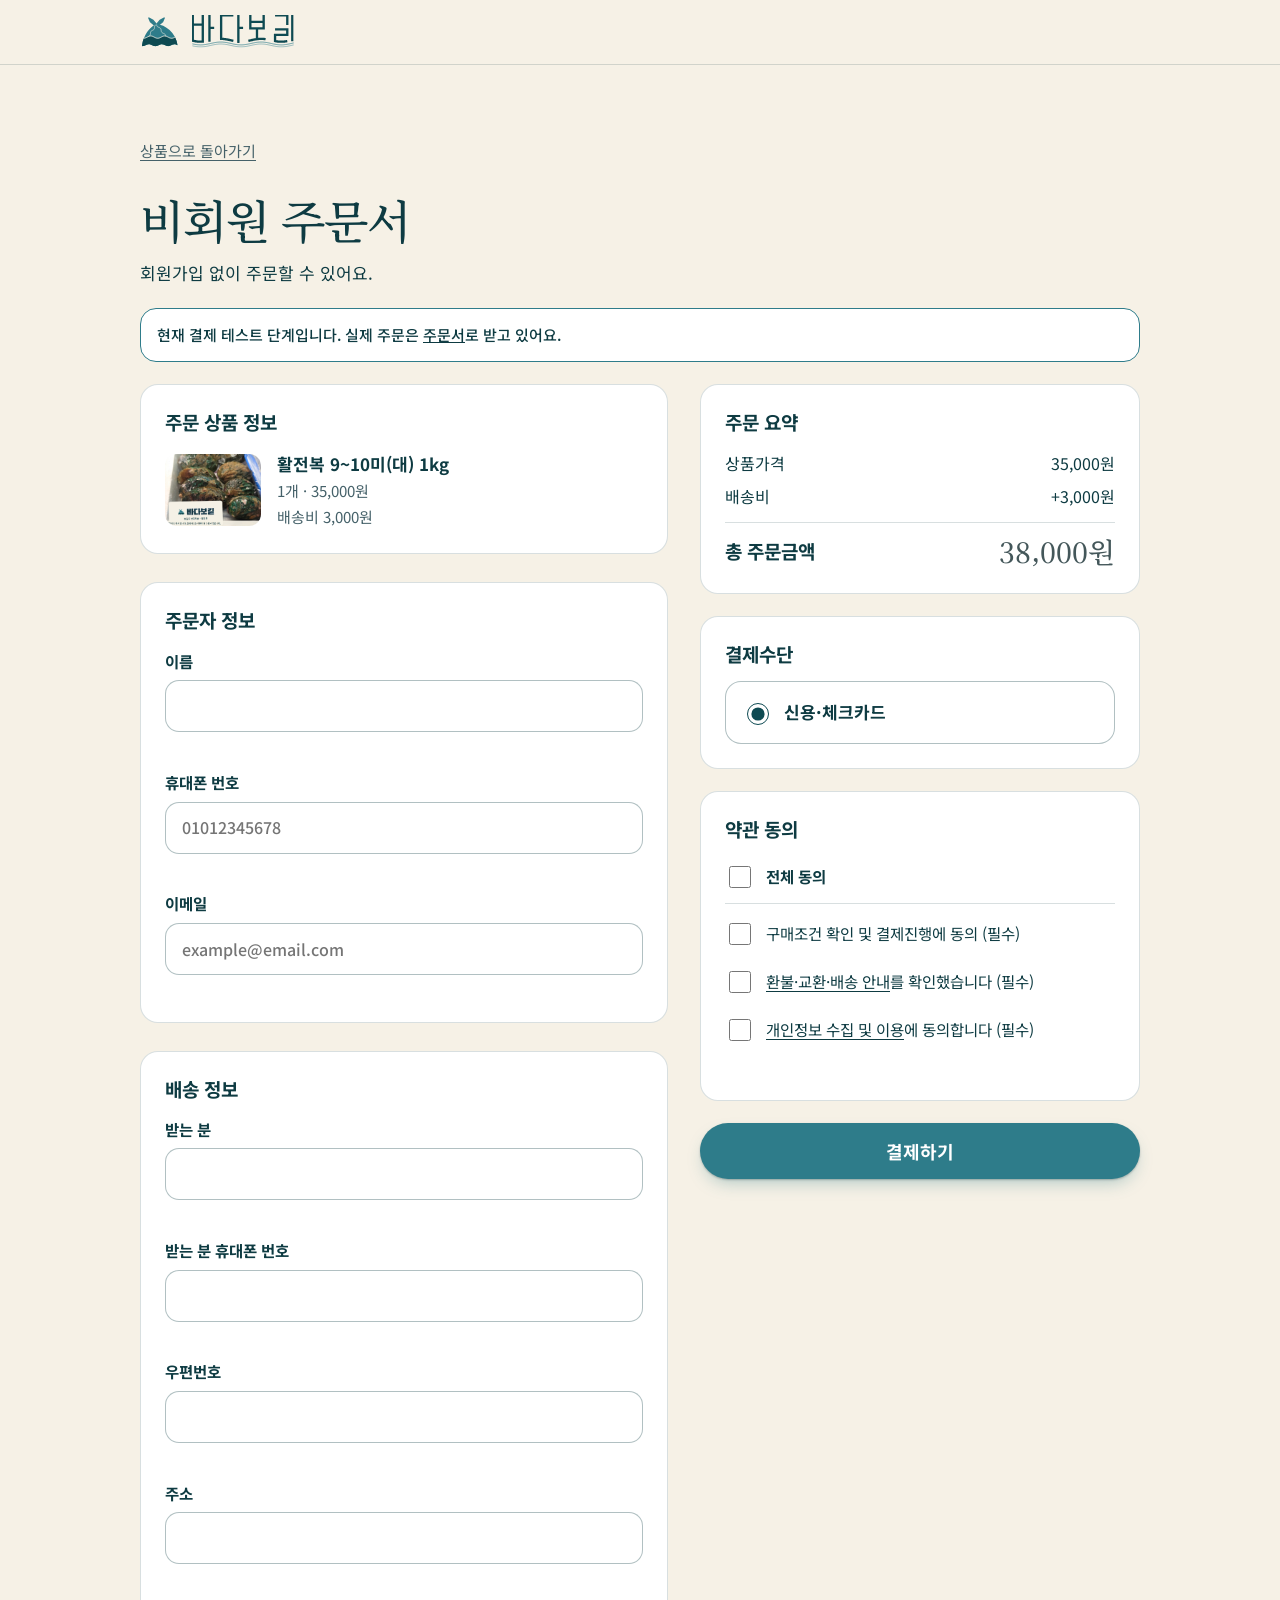
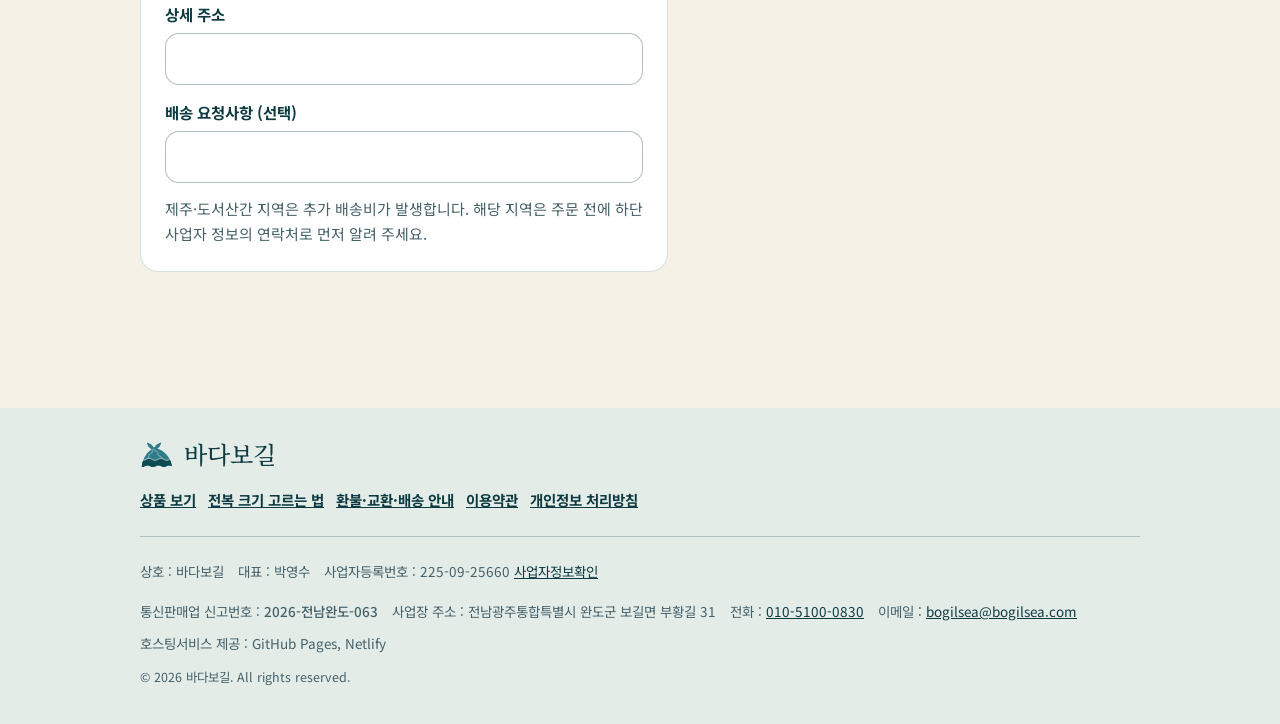
<file: order.html>
<!doctype html>
<html lang="ko">
<head>
<meta charset="utf-8">
<meta name="viewport" content="width=device-width, initial-scale=1, viewport-fit=cover">
<title>비회원 주문서 | 바다보길</title>
<meta name="description" content="활전복 주문서. 주문자·배송 정보를 입력하고 카드로 결제합니다.">
<meta name="robots" content="noindex,nofollow">
<meta name="theme-color" content="#F6F1E6">
<meta name="color-scheme" content="light">
<link rel="canonical" href="https://badabogil.com/order.html">
<link rel="icon" href="/favicon.svg" type="image/svg+xml">
<link rel="preconnect" href="https://fonts.googleapis.com">
<link rel="preconnect" href="https://fonts.gstatic.com" crossorigin>
<link href="https://fonts.googleapis.com/css2?family=Noto+Serif+KR:wght@300;500;700&family=Noto+Sans+KR:wght@400;500;700&display=swap" rel="stylesheet">
<link rel="stylesheet" href="/shop.css">
</head>
<body>
<a class="skip" href="#main">본문으로 바로가기</a>
<svg width="0" height="0" style="position:absolute" aria-hidden="true" focusable="false">
  <defs>
    <linearGradient id="nacre" x1="0" y1="0" x2="1" y2="1"><stop offset="0" stop-color="#CFE0DE"/><stop offset=".4" stop-color="#8DB9BF"/><stop offset=".75" stop-color="#5FA0AB"/><stop offset="1" stop-color="#BFD6D6"/></linearGradient>
    <mask id="holes"><rect width="200" height="200" fill="#fff"/><circle cx="112" cy="58" r="6" fill="#000"/><circle cx="134" cy="58" r="6.5" fill="#000"/><circle cx="156" cy="65" r="7" fill="#000"/></mask>
    <symbol id="isle" viewBox="0 0 200 200"><g transform="translate(100,100) scale(.58) translate(-200,-258)"><path d="M45,372 C58,285 108,214 170,188 C245,196 335,258 352,372 L352.0,372.0 L346.9,369.7 L341.8,367.6 L336.6,365.9 L331.5,364.6 L326.4,364.0 L321.3,364.1 L316.2,364.9 L311.1,366.2 L305.9,368.1 L300.8,370.3 L295.7,372.6 L290.6,374.9 L285.5,376.9 L280.4,378.5 L275.2,379.6 L270.1,380.0 L265.0,379.7 L259.9,378.8 L254.8,377.3 L249.7,375.4 L244.6,373.2 L239.4,370.8 L234.3,368.6 L229.2,366.7 L224.1,365.2 L219.0,364.3 L213.8,364.0 L208.7,364.4 L203.6,365.5 L198.5,367.1 L193.4,369.1 L188.3,371.4 L183.2,373.7 L178.0,375.9 L172.9,377.8 L167.8,379.1 L162.7,379.9 L157.6,380.0 L152.4,379.4 L147.3,378.1 L142.2,376.4 L137.1,374.3 L132.0,372.0 L126.9,369.7 L121.8,367.6 L116.6,365.8 L111.5,364.6 L106.4,364.0 L101.3,364.1 L96.2,364.9 L91.1,366.2 L85.9,368.1 L80.8,370.3 L75.7,372.6 L70.6,374.9 L65.5,376.9 L60.4,378.5 L55.2,379.6 L50.1,380.0 L45.0,379.7 Z" fill="#2E7C8A"/><clipPath id="cbsy"><path d="M45,372 C58,285 108,214 170,188 C245,196 335,258 352,372 L352.0,372.0 L346.9,369.7 L341.8,367.6 L336.6,365.9 L331.5,364.6 L326.4,364.0 L321.3,364.1 L316.2,364.9 L311.1,366.2 L305.9,368.1 L300.8,370.3 L295.7,372.6 L290.6,374.9 L285.5,376.9 L280.4,378.5 L275.2,379.6 L270.1,380.0 L265.0,379.7 L259.9,378.8 L254.8,377.3 L249.7,375.4 L244.6,373.2 L239.4,370.8 L234.3,368.6 L229.2,366.7 L224.1,365.2 L219.0,364.3 L213.8,364.0 L208.7,364.4 L203.6,365.5 L198.5,367.1 L193.4,369.1 L188.3,371.4 L183.2,373.7 L178.0,375.9 L172.9,377.8 L167.8,379.1 L162.7,379.9 L157.6,380.0 L152.4,379.4 L147.3,378.1 L142.2,376.4 L137.1,374.3 L132.0,372.0 L126.9,369.7 L121.8,367.6 L116.6,365.8 L111.5,364.6 L106.4,364.0 L101.3,364.1 L96.2,364.9 L91.1,366.2 L85.9,368.1 L80.8,370.3 L75.7,372.6 L70.6,374.9 L65.5,376.9 L60.4,378.5 L55.2,379.6 L50.1,380.0 L45.0,379.7 Z"/></clipPath><g clip-path="url(#cbsy)"><path d="M30,430 L30.0,302.0 L35.7,304.9 L41.3,307.6 L47.0,309.8 L52.7,311.3 L58.3,312.0 L64.0,311.8 L69.7,310.7 L75.3,308.9 L81.0,306.5 L86.7,303.7 L92.3,300.8 L98.0,297.9 L103.7,295.4 L109.3,293.5 L115.0,292.3 L120.7,292.0 L126.3,292.5 L132.0,293.9 L137.7,296.0 L143.3,298.6 L149.0,301.5 L154.7,304.4 L160.3,307.2 L166.0,309.4 L171.7,311.1 L177.3,311.9 L183.0,311.9 L188.7,311.0 L194.3,309.3 L200.0,307.0 L205.7,304.2 L211.3,301.3 L217.0,298.4 L222.7,295.8 L228.3,293.8 L234.0,292.5 L239.7,292.0 L245.3,292.4 L251.0,293.6 L256.7,295.6 L262.3,298.1 L268.0,301.0 L273.7,303.9 L279.3,306.7 L285.0,309.1 L290.7,310.8 L296.3,311.8 L302.0,311.9 L307.7,311.2 L313.3,309.7 L319.0,307.4 L324.7,304.8 L330.3,301.8 L336.0,298.9 L341.7,296.3 L347.3,294.1 L353.0,292.7 L358.7,292.0 L364.3,292.3 L370.0,293.3 L370,430 Z" fill="#0E4A52"/><path d="M30.0,302.0 L35.7,304.9 L41.3,307.6 L47.0,309.8 L52.7,311.3 L58.3,312.0 L64.0,311.8 L69.7,310.7 L75.3,308.9 L81.0,306.5 L86.7,303.7 L92.3,300.8 L98.0,297.9 L103.7,295.4 L109.3,293.5 L115.0,292.3 L120.7,292.0 L126.3,292.5 L132.0,293.9 L137.7,296.0 L143.3,298.6 L149.0,301.5 L154.7,304.4 L160.3,307.2 L166.0,309.4 L171.7,311.1 L177.3,311.9 L183.0,311.9 L188.7,311.0 L194.3,309.3 L200.0,307.0 L205.7,304.2 L211.3,301.3 L217.0,298.4 L222.7,295.8 L228.3,293.8 L234.0,292.5 L239.7,292.0 L245.3,292.4 L251.0,293.6 L256.7,295.6 L262.3,298.1 L268.0,301.0 L273.7,303.9 L279.3,306.7 L285.0,309.1 L290.7,310.8 L296.3,311.8 L302.0,311.9 L307.7,311.2 L313.3,309.7 L319.0,307.4 L324.7,304.8 L330.3,301.8 L336.0,298.9 L341.7,296.3 L347.3,294.1 L353.0,292.7 L358.7,292.0 L364.3,292.3 L370.0,293.3" stroke="#F6F1E6" stroke-width="7" fill="none"/><path d="M170.0,192.0 L167.8,193.0 L165.6,194.1 L163.6,195.2 L161.6,196.4 L159.9,197.8 L158.3,199.2 L156.9,200.8 L155.7,202.5 L154.8,204.4 L154.0,206.4 L153.5,208.6 L153.1,210.8 L152.8,213.2 L152.6,215.6 L152.5,218.0 L152.4,220.4 L152.2,222.8 L151.9,225.2 L151.5,227.4 L151.0,229.6 L150.2,231.6 L149.3,233.5 L148.1,235.2 L146.7,236.8 L145.1,238.2 L143.4,239.6 L141.4,240.8 L139.4,241.9 L137.2,243.0 L135.0,244.0 L132.8,245.0 L130.6,246.1 L128.6,247.2 L126.6,248.4 L124.9,249.8 L123.3,251.2 L121.9,252.8 L120.7,254.5 L119.8,256.4 L119.0,258.4 L118.5,260.6 L118.1,262.8 L117.8,265.2 L117.6,267.6 L117.5,270.0 L117.4,272.4 L117.2,274.8 L116.9,277.2 L116.5,279.4 L116.0,281.6 L115.2,283.6 L114.3,285.5 L113.1,287.2 L111.7,288.8 L110.1,290.2 L108.4,291.6 L106.4,292.8 L104.4,293.9 L102.2,295.0 L100.0,296.0" stroke="#F6F1E6" stroke-width="5" fill="none"/><path d="M170.0,192.0 L170.3,194.5 L170.7,197.0 L171.2,199.4 L171.8,201.7 L172.5,203.8 L173.5,205.9 L174.6,207.8 L175.9,209.5 L177.5,211.1 L179.2,212.5 L181.1,213.8 L183.2,215.0 L185.4,216.0 L187.7,217.0 L190.0,218.0 L192.3,219.0 L194.6,220.0 L196.8,221.0 L198.9,222.2 L200.8,223.5 L202.5,224.9 L204.1,226.5 L205.4,228.2 L206.5,230.1 L207.5,232.2 L208.2,234.3 L208.8,236.6 L209.3,239.0 L209.7,241.5 L210.0,244.0 L210.3,246.5 L210.7,249.0 L211.2,251.4 L211.8,253.7 L212.5,255.8 L213.5,257.9 L214.6,259.8 L215.9,261.5 L217.5,263.1 L219.2,264.5 L221.1,265.8 L223.2,267.0 L225.4,268.0 L227.7,269.0 L230.0,270.0 L232.3,271.0 L234.6,272.0 L236.8,273.0 L238.9,274.2 L240.8,275.5 L242.5,276.9 L244.1,278.5 L245.4,280.2 L246.5,282.1 L247.5,284.2 L248.2,286.3 L248.8,288.6 L249.3,291.0 L249.7,293.5 L250.0,296.0" stroke="#F6F1E6" stroke-width="5" fill="none"/></g><path d="M166.0,188.0 L140.0,158.0 L104.0,138.0 L118.0,170.0 L146.0,194.0 Z" fill="#2E7C8A" stroke="#2E7C8A" stroke-width="12" stroke-linejoin="round"/><path d="M174.0,188.0 L200.0,158.0 L236.0,138.0 L222.0,170.0 L194.0,194.0 Z" fill="#2E7C8A" stroke="#2E7C8A" stroke-width="12" stroke-linejoin="round"/></g></symbol>
    <symbol id="wm2" viewBox="26 46 3688 1223"><path d="M3618,1032.3 L3618,1033.1 L3618.2,1033.9 L3618.3,1034.6 L3618.6,1035.4 L3618.9,1036.1 L3619.3,1036.7 L3619.8,1037.4 L3620.3,1038 L3620.9,1038.5 L3621.6,1039 L3622.2,1039.4 L3622.9,1039.7 L3623.7,1040 L3624.4,1040.1 L3625.2,1040.3 L3626,1040.3 L3694,1040.3 L3694.8,1040.3 L3695.6,1040.1 L3696.3,1040 L3697.1,1039.7 L3697.8,1039.4 L3698.4,1039 L3699.1,1038.5 L3699.7,1038 L3700.2,1037.4 L3700.7,1036.7 L3701.1,1036.1 L3701.4,1035.4 L3701.7,1034.6 L3701.8,1033.9 L3702,1033.1 L3702,1032.3 L3702,66 L3702,65.2 L3701.8,64.4 L3701.7,63.7 L3701.4,62.9 L3701.1,62.2 L3700.7,61.6 L3700.2,60.9 L3699.7,60.3 L3699.1,59.8 L3698.4,59.3 L3697.8,58.9 L3697.1,58.6 L3696.3,58.3 L3695.6,58.2 L3694.8,58 L3694,58 L3626,58 L3625.2,58 L3624.4,58.2 L3623.7,58.3 L3622.9,58.6 L3622.2,58.9 L3621.6,59.3 L3620.9,59.8 L3620.3,60.3 L3619.8,60.9 L3619.3,61.6 L3618.9,62.2 L3618.6,62.9 L3618.3,63.7 L3618.2,64.4 L3618,65.2 L3618,66 L3618,1032.3Z M3048,567 L3047.2,567 L3046.4,567.2 L3045.7,567.3 L3044.9,567.6 L3044.2,567.9 L3043.6,568.3 L3042.9,568.8 L3042.3,569.3 L3041.8,569.9 L3041.3,570.6 L3040.9,571.2 L3040.6,571.9 L3040.3,572.7 L3040.2,573.4 L3040,574.2 L3040,575 L3040,643 L3040,643.8 L3040.2,644.6 L3040.3,645.3 L3040.6,646.1 L3040.9,646.8 L3041.3,647.4 L3041.8,648.1 L3042.3,648.7 L3042.9,649.2 L3043.6,649.7 L3044.2,650.1 L3044.9,650.4 L3045.7,650.7 L3046.4,650.8 L3047.2,651 L3048,651 L3437.8,651 L3438,651 L3438,651.2 L3438,762.8 L3438,763 L3437.8,763 L3006,763 L3005.2,763 L3004.4,763.2 L3003.7,763.3 L3002.9,763.6 L3002.2,763.9 L3001.6,764.3 L3000.9,764.8 L3000.3,765.3 L2999.8,765.9 L2999.3,766.6 L2998.9,767.2 L2998.6,767.9 L2998.3,768.7 L2998.2,769.4 L2998,770.2 L2998,771 L2998,1058.8 L2998,1059.6 L2998.2,1060.4 L2998.4,1061.1 L2998.6,1061.9 L2999,1062.6 L2999.4,1063.3 L2999.9,1063.9 L3000.4,1064.5 L3001,1065 L3001.6,1065.5 L3002.3,1065.9 L3003,1066.2 L3003.8,1066.5 L3004.6,1066.6 L3043.6,1073.7 L3043.7,1073.8 L3055,1075.7 L3055.1,1075.7 L3066.2,1077.5 L3077.4,1079.4 L3077.4,1079.4 L3088.7,1081.1 L3088.8,1081.1 L3100.1,1082.8 L3100.2,1082.8 L3111.5,1084.3 L3111.5,1084.3 L3122.8,1085.8 L3122.9,1085.8 L3134.2,1087.1 L3134.3,1087.1 L3145.6,1088.4 L3145.7,1088.4 L3157.1,1089.5 L3157.3,1089.5 L3168.6,1090.5 L3179.7,1091.4 L3179.8,1091.4 L3191.1,1092.2 L3191.2,1092.2 L3202.6,1092.9 L3202.8,1092.9 L3225.4,1094 L3225.5,1094 L3237,1094.3 L3237.1,1094.3 L3248.4,1094.5 L3248.5,1094.5 L3259.9,1094.6 L3260.1,1094.6 L3282.7,1094.4 L3282.8,1094.4 L3294.3,1094.1 L3294.4,1094.1 L3305.7,1093.7 L3305.8,1093.7 L3317.1,1093.1 L3317.1,1093.1 L3328.4,1092.5 L3328.5,1092.5 L3339.8,1091.8 L3339.9,1091.8 L3351.4,1091 L3351.5,1091 L3374.1,1088.9 L3374.3,1088.9 L3385.6,1087.7 L3396.9,1086.4 L3397,1086.4 L3408.3,1085 L3419.6,1083.5 L3419.7,1083.5 L3431,1081.9 L3442.2,1080.2 L3442.3,1080.2 L3453.6,1078.5 L3453.6,1078.5 L3464.9,1076.6 L3465,1076.6 L3476.3,1074.7 L3476.4,1074.6 L3479.6,1074.1 L3480.4,1073.9 L3481.2,1073.6 L3481.9,1073.3 L3482.5,1072.9 L3483.2,1072.4 L3483.8,1071.9 L3484.3,1071.4 L3484.8,1070.7 L3485.2,1070.1 L3485.6,1069.4 L3485.8,1068.6 L3486,1067.9 L3486.2,1067.1 L3486.2,1066.3 L3486.2,1065.5 L3486.1,1064.8 L3473.9,997.8 L3473.7,997.1 L3473.5,996.3 L3473.2,995.6 L3472.8,994.9 L3472.3,994.3 L3471.8,993.7 L3471.2,993.2 L3470.6,992.7 L3469.9,992.3 L3469.2,991.9 L3468.5,991.7 L3467.7,991.5 L3467,991.3 L3466.2,991.3 L3465.4,991.3 L3464.6,991.4 L3461.7,991.9 L3451.1,993.8 L3440.4,995.5 L3429.8,997.2 L3419,998.7 L3408.4,1000.3 L3408.3,1000.3 L3397.7,1001.6 L3387.1,1003 L3387,1003 L3376.4,1004.1 L3365.9,1005.3 L3365.8,1005.3 L3344.6,1007.2 L3344.5,1007.2 L3334.2,1008 L3323.6,1008.7 L3312.9,1009.3 L3302.3,1009.7 L3291.7,1010.1 L3281.3,1010.4 L3281.2,1010.4 L3260,1010.6 L3260,1010.6 L3249.6,1010.5 L3239,1010.3 L3228.6,1010 L3228.5,1010 L3207.3,1009.1 L3207.3,1009.1 L3196.9,1008.4 L3186.3,1007.6 L3175.4,1006.7 L3164.8,1005.9 L3164.8,1005.9 L3154.4,1004.8 L3143.8,1003.7 L3133.2,1002.4 L3122.5,1001.1 L3111.9,999.6 L3101.3,998.1 L3090.6,996.4 L3082.2,995 L3082,995 L3082,994.8 L3082,847.2 L3082,847 L3082.2,847 L3514,847 L3514.8,847 L3515.6,846.8 L3516.3,846.7 L3517.1,846.4 L3517.8,846.1 L3518.4,845.7 L3519.1,845.2 L3519.7,844.7 L3520.2,844.1 L3520.7,843.4 L3521.1,842.8 L3521.4,842.1 L3521.7,841.3 L3521.8,840.6 L3522,839.8 L3522,839 L3522,575 L3522,574.2 L3521.8,573.4 L3521.7,572.7 L3521.4,571.9 L3521.1,571.2 L3520.7,570.6 L3520.2,569.9 L3519.7,569.3 L3519.1,568.8 L3518.4,568.3 L3517.8,567.9 L3517.1,567.6 L3516.3,567.3 L3515.6,567.2 L3514.8,567 L3514,567 L3048,567.0Z M3438,147 L3438,147.2 L3438,444.2 L3438,445 L3438.2,445.8 L3438.3,446.5 L3438.6,447.3 L3438.9,448 L3439.3,448.6 L3439.8,449.3 L3440.3,449.9 L3440.9,450.4 L3441.6,450.9 L3442.2,451.3 L3442.9,451.6 L3443.7,451.9 L3444.4,452 L3445.2,452.2 L3446,452.2 L3514,452.2 L3514.8,452.2 L3515.6,452 L3516.3,451.9 L3517.1,451.6 L3517.8,451.3 L3518.4,450.9 L3519.1,450.4 L3519.7,449.9 L3520.2,449.3 L3520.7,448.6 L3521.1,448 L3521.4,447.3 L3521.7,446.5 L3521.8,445.8 L3522,445 L3522,444.2 L3522,71 L3522,70.2 L3521.8,69.4 L3521.7,68.7 L3521.4,67.9 L3521.1,67.2 L3520.7,66.6 L3520.2,65.9 L3519.7,65.3 L3519.1,64.8 L3518.4,64.3 L3517.8,63.9 L3517.1,63.6 L3516.3,63.3 L3515.6,63.2 L3514.8,63 L3514,63 L3048,63 L3047.2,63 L3046.4,63.2 L3045.7,63.3 L3044.9,63.6 L3044.2,63.9 L3043.6,64.3 L3042.9,64.8 L3042.3,65.3 L3041.8,65.9 L3041.3,66.6 L3040.9,67.2 L3040.6,67.9 L3040.3,68.7 L3040.2,69.4 L3040,70.2 L3040,71 L3040,139 L3040,139.8 L3040.2,140.6 L3040.3,141.3 L3040.6,142.1 L3040.9,142.8 L3041.3,143.4 L3041.8,144.1 L3042.3,144.7 L3042.9,145.2 L3043.6,145.7 L3044.2,146.1 L3044.9,146.4 L3045.7,146.7 L3046.4,146.8 L3047.2,147 L3048,147 L3437.8,147 L3438,147.0Z M2192,298.2 L2192,298 L2192,66 L2192,65.2 L2191.8,64.4 L2191.7,63.7 L2191.4,62.9 L2191.1,62.2 L2190.7,61.6 L2190.2,60.9 L2189.7,60.3 L2189.1,59.8 L2188.4,59.3 L2187.8,58.9 L2187.1,58.6 L2186.3,58.3 L2185.6,58.2 L2184.8,58 L2184,58 L2116,58 L2115.2,58 L2114.4,58.2 L2113.7,58.3 L2112.9,58.6 L2112.2,58.9 L2111.6,59.3 L2110.9,59.8 L2110.3,60.3 L2109.8,60.9 L2109.3,61.6 L2108.9,62.2 L2108.6,62.9 L2108.3,63.7 L2108.2,64.4 L2108,65.2 L2108,66 L2108,609.4 L2108,610.2 L2108.2,611 L2108.3,611.7 L2108.6,612.5 L2108.9,613.2 L2109.3,613.8 L2109.8,614.5 L2110.3,615.1 L2110.9,615.6 L2111.6,616.1 L2112.2,616.5 L2112.9,616.8 L2113.7,617.1 L2114.4,617.2 L2115.2,617.4 L2116,617.4 L2347.8,617.4 L2348,617.4 L2348,617.6 L2348,923.2 L2348,923.4 L2347.8,923.5 L2336.7,925.3 L2336.7,925.3 L2320.8,927.9 L2320.7,927.9 L2304.8,930.8 L2304.7,930.8 L2273.4,936.9 L2273.4,936.9 L2257.6,940.1 L2257.5,940.1 L2226.2,946.7 L2226.1,946.8 L2210.5,950.2 L2179.4,957 L2179.4,957 L2163.9,960.5 L2148.4,963.9 L2148.4,963.9 L2132.9,967.4 L2117.7,970.7 L2102.3,974 L2086.8,977.3 L2079.1,979 L2078.3,979.2 L2077.6,979.4 L2076.9,979.8 L2076.2,980.2 L2075.6,980.7 L2075,981.2 L2074.5,981.8 L2074,982.4 L2073.6,983.1 L2073.3,983.8 L2073.1,984.6 L2072.9,985.3 L2072.8,986.1 L2072.7,986.9 L2072.8,987.7 L2072.9,988.4 L2087.1,1055 L2087.3,1055.7 L2087.6,1056.4 L2087.9,1057.2 L2088.3,1057.8 L2088.8,1058.4 L2089.3,1059 L2089.9,1059.5 L2090.5,1060 L2091.2,1060.4 L2091.9,1060.7 L2092.7,1061 L2093.4,1061.2 L2094.2,1061.3 L2095,1061.3 L2095.8,1061.2 L2096.6,1061.1 L2104.2,1059.5 L2119.7,1056.2 L2135.3,1052.9 L2135.4,1052.8 L2151.1,1049.4 L2151.1,1049.4 L2166.6,1045.9 L2182.1,1042.5 L2182.1,1042.5 L2197.6,1039 L2228.5,1032.2 L2243.8,1028.9 L2274.5,1022.3 L2274.5,1022.3 L2289.6,1019.3 L2320.2,1013.4 L2320.2,1013.4 L2335.2,1010.7 L2335.2,1010.7 L2350.3,1008.1 L2365.5,1005.7 L2380.5,1003.4 L2380.6,1003.4 L2395.5,1001.3 L2410.6,999.4 L2410.6,999.4 L2425.4,997.7 L2425.5,997.7 L2440.4,996.2 L2455.3,994.9 L2455.4,994.9 L2470.2,993.8 L2470.2,993.8 L2485.1,992.9 L2485.2,992.9 L2500.1,992.3 L2500.2,992.3 L2514.9,991.8 L2515,991.8 L2529.9,991.6 L2544.7,991.5 L2544.8,991.5 L2559.5,991.8 L2574.5,992.2 L2574.5,992.2 L2589.3,992.8 L2589.4,992.8 L2604.1,993.7 L2604.2,993.7 L2619.1,994.9 L2634.1,996.1 L2634.1,996.1 L2648.9,997.6 L2648.9,997.7 L2664,999.4 L2679,1001.2 L2679,1001.2 L2686.2,1002.3 L2687,1002.3 L2687.7,1002.3 L2688.5,1002.2 L2689.3,1002.1 L2690,1001.9 L2690.8,1001.5 L2691.5,1001.2 L2692.1,1000.7 L2692.7,1000.2 L2693.3,999.7 L2693.8,999.1 L2694.2,998.4 L2694.6,997.7 L2694.9,997 L2695.1,996.2 L2695.2,995.5 L2704.8,928.1 L2704.8,927.4 L2704.8,926.6 L2704.8,925.8 L2704.6,925 L2704.4,924.3 L2704.1,923.5 L2703.7,922.9 L2703.3,922.2 L2702.8,921.6 L2702.2,921.1 L2701.6,920.6 L2700.9,920.1 L2700.2,919.8 L2699.5,919.5 L2698.8,919.2 L2698,919.1 L2690.1,918 L2689.9,918 L2674,916 L2674,916 L2658.1,914.2 L2658,914.1 L2642,912.5 L2641.8,912.5 L2625.9,911.1 L2625.9,911.1 L2609.9,909.9 L2609.8,909.9 L2593.7,909 L2593.6,909 L2577.6,908.2 L2577.4,908.2 L2561.5,907.8 L2561.4,907.8 L2545.4,907.5 L2545.2,907.5 L2529.1,907.6 L2529.1,907.6 L2513.1,907.8 L2513,907.8 L2496.9,908.3 L2496.8,908.3 L2480.9,909.1 L2480.8,909.1 L2464.8,910 L2464.7,910 L2448.7,911.1 L2448.5,911.1 L2432.6,912.6 L2432.6,912.6 L2432.2,912.6 L2432,912.6 L2432,912.4 L2432,617.6 L2432,617.4 L2432.2,617.4 L2664,617.4 L2664.8,617.4 L2665.6,617.2 L2666.3,617.1 L2667.1,616.8 L2667.8,616.5 L2668.4,616.1 L2669.1,615.6 L2669.7,615.1 L2670.2,614.5 L2670.7,613.8 L2671.1,613.2 L2671.4,612.5 L2671.7,611.7 L2671.8,611 L2672,610.2 L2672,609.4 L2672,66 L2672,65.2 L2671.8,64.4 L2671.7,63.7 L2671.4,62.9 L2671.1,62.2 L2670.7,61.6 L2670.2,60.9 L2669.7,60.3 L2669.1,59.8 L2668.4,59.3 L2667.8,58.9 L2667.1,58.6 L2666.3,58.3 L2665.6,58.2 L2664.8,58 L2664,58 L2596,58 L2595.2,58 L2594.4,58.2 L2593.7,58.3 L2592.9,58.6 L2592.2,58.9 L2591.6,59.3 L2590.9,59.8 L2590.3,60.3 L2589.8,60.9 L2589.3,61.6 L2588.9,62.2 L2588.6,62.9 L2588.3,63.7 L2588.2,64.4 L2588,65.2 L2588,66 L2588,298 L2588,298.2 L2587.8,298.2 L2192.2,298.2 L2192,298.2Z M2192,382.2 L2192.2,382.2 L2587.8,382.2 L2588,382.2 L2588,382.4 L2588,533.2 L2588,533.4 L2587.8,533.4 L2192.2,533.4 L2192,533.4 L2192,533.2 L2192,382.4 L2192,382.2Z M1762,511 L1762,510.8 L1762,66 L1762,65.2 L1761.8,64.4 L1761.7,63.7 L1761.4,62.9 L1761.1,62.2 L1760.7,61.6 L1760.2,60.9 L1759.7,60.3 L1759.1,59.8 L1758.4,59.3 L1757.8,58.9 L1757.1,58.6 L1756.3,58.3 L1755.6,58.2 L1754.8,58 L1754,58 L1686,58 L1685.2,58 L1684.4,58.2 L1683.7,58.3 L1682.9,58.6 L1682.2,58.9 L1681.6,59.3 L1680.9,59.8 L1680.3,60.3 L1679.8,60.9 L1679.3,61.6 L1678.9,62.2 L1678.6,62.9 L1678.3,63.7 L1678.2,64.4 L1678,65.2 L1678,66 L1678,1087.5 L1678,1088.3 L1678.2,1089.1 L1678.3,1089.8 L1678.6,1090.6 L1678.9,1091.3 L1679.3,1091.9 L1679.8,1092.6 L1680.3,1093.2 L1680.9,1093.7 L1681.6,1094.2 L1682.2,1094.6 L1682.9,1094.9 L1683.7,1095.2 L1684.4,1095.3 L1685.2,1095.5 L1686,1095.5 L1754,1095.5 L1754.8,1095.5 L1755.6,1095.3 L1756.3,1095.2 L1757.1,1094.9 L1757.8,1094.6 L1758.4,1094.2 L1759.1,1093.7 L1759.7,1093.2 L1760.2,1092.6 L1760.7,1091.9 L1761.1,1091.3 L1761.4,1090.6 L1761.7,1089.8 L1761.8,1089.1 L1762,1088.3 L1762,1087.5 L1762,595.2 L1762,595 L1762.2,595 L1882,595 L1882.8,595 L1883.6,594.8 L1884.3,594.7 L1885.1,594.4 L1885.8,594.1 L1886.4,593.7 L1887.1,593.2 L1887.7,592.7 L1888.2,592.1 L1888.7,591.4 L1889.1,590.8 L1889.4,590.1 L1889.7,589.3 L1889.8,588.6 L1890,587.8 L1890,587 L1890,519 L1890,518.2 L1889.8,517.4 L1889.7,516.7 L1889.4,515.9 L1889.1,515.2 L1888.7,514.6 L1888.2,513.9 L1887.7,513.3 L1887.1,512.8 L1886.4,512.3 L1885.8,511.9 L1885.1,511.6 L1884.3,511.3 L1883.6,511.2 L1882.8,511 L1882,511 L1762.2,511 L1762,511.0Z M1131.1,992.5 L1131.1,992.5 L1152.3,993.6 L1152.4,993.6 L1173.5,995.2 L1173.6,995.2 L1184,996.1 L1194.6,997.2 L1205.2,998.3 L1215.8,999.6 L1226.5,1000.9 L1237.1,1002.4 L1258.6,1005.5 L1258.6,1005.5 L1269.2,1007.2 L1280,1009 L1290.6,1010.8 L1312.3,1014.8 L1322.9,1016.8 L1333.8,1019 L1344.5,1021.1 L1355.4,1023.4 L1366.4,1025.7 L1377.2,1028 L1388,1030.3 L1399,1032.7 L1409.8,1035.1 L1420.8,1037.6 L1420.9,1037.6 L1431.8,1040 L1442.8,1042.5 L1442.9,1042.5 L1453.8,1044.9 L1464.8,1047.4 L1464.9,1047.4 L1476,1049.8 L1487,1052.2 L1509.2,1057.1 L1509.3,1057.1 L1520.4,1059.4 L1523.6,1060.1 L1524.3,1060.2 L1525.1,1060.2 L1525.9,1060.2 L1526.7,1060.1 L1527.5,1059.9 L1528.2,1059.7 L1528.9,1059.3 L1529.6,1058.9 L1530.2,1058.5 L1530.8,1058 L1531.3,1057.4 L1531.8,1056.8 L1532.2,1056.1 L1532.6,1055.4 L1532.8,1054.6 L1533,1053.9 L1547,987.3 L1547.1,986.5 L1547.1,985.8 L1547.1,985 L1547,984.2 L1546.8,983.4 L1546.5,982.7 L1546.2,982 L1545.8,981.3 L1545.4,980.7 L1544.8,980.1 L1544.3,979.5 L1543.6,979.1 L1543,978.7 L1542.3,978.3 L1541.5,978 L1540.8,977.9 L1537.6,977.2 L1526.8,974.9 L1505,970.2 L1494,967.8 L1483.2,965.4 L1472.2,962.9 L1472.1,962.9 L1461.2,960.5 L1450.2,958 L1450.1,958 L1439.2,955.6 L1428.2,953.1 L1428.1,953.1 L1417,950.7 L1406,948.3 L1394.8,945.8 L1394.7,945.8 L1383.6,943.5 L1372.6,941.2 L1361.5,938.9 L1361.4,938.8 L1350.2,936.6 L1339.1,934.4 L1339,934.4 L1327.7,932.2 L1327.7,932.2 L1305.4,928.2 L1305.3,928.1 L1294,926.2 L1293.9,926.2 L1282.8,924.4 L1271.5,922.5 L1271.3,922.5 L1248.9,919.2 L1248.8,919.2 L1237.5,917.7 L1237.5,917.7 L1226.2,916.2 L1226.1,916.2 L1214.8,914.9 L1214.7,914.9 L1203.4,913.6 L1203.3,913.6 L1192,912.5 L1192,912.5 L1180.5,911.4 L1180.4,911.4 L1157.7,909.8 L1157.6,909.8 L1142.2,908.9 L1142,908.9 L1142,908.7 L1142,147.2 L1142,147 L1142.2,147 L1532,147 L1532.8,147 L1533.6,146.8 L1534.3,146.7 L1535.1,146.4 L1535.8,146.1 L1536.4,145.7 L1537.1,145.2 L1537.7,144.7 L1538.2,144.1 L1538.7,143.4 L1539.1,142.8 L1539.4,142.1 L1539.7,141.3 L1539.8,140.6 L1540,139.8 L1540,139 L1540,71 L1540,70.2 L1539.8,69.4 L1539.7,68.7 L1539.4,67.9 L1539.1,67.2 L1538.7,66.6 L1538.2,65.9 L1537.7,65.3 L1537.1,64.8 L1536.4,64.3 L1535.8,63.9 L1535.1,63.6 L1534.3,63.3 L1533.6,63.2 L1532.8,63 L1532,63 L1066,63 L1065.2,63 L1064.4,63.2 L1063.7,63.3 L1062.9,63.6 L1062.2,63.9 L1061.6,64.3 L1060.9,64.8 L1060.3,65.3 L1059.8,65.9 L1059.3,66.6 L1058.9,67.2 L1058.6,67.9 L1058.3,68.7 L1058.2,69.4 L1058,70.2 L1058,71 L1058,983 L1058,983.8 L1058.2,984.5 L1058.3,985.3 L1058.6,986 L1058.9,986.7 L1059.3,987.4 L1059.8,988 L1060.3,988.6 L1060.9,989.1 L1061.5,989.6 L1062.1,990 L1062.8,990.3 L1063.6,990.6 L1064.3,990.8 L1065.1,990.9 L1065.9,991 L1110,991.8 L1120.6,992.1 L1131.1,992.5Z M722,511 L722,510.8 L722,66 L722,65.2 L721.8,64.4 L721.7,63.7 L721.4,62.9 L721.1,62.2 L720.7,61.6 L720.2,60.9 L719.7,60.3 L719.1,59.8 L718.4,59.3 L717.8,58.9 L717.1,58.6 L716.3,58.3 L715.6,58.2 L714.8,58 L714,58 L646,58 L645.2,58 L644.4,58.2 L643.7,58.3 L642.9,58.6 L642.2,58.9 L641.6,59.3 L640.9,59.8 L640.3,60.3 L639.8,60.9 L639.3,61.6 L638.9,62.2 L638.6,62.9 L638.3,63.7 L638.2,64.4 L638,65.2 L638,66 L638,1050.1 L638,1050.9 L638.2,1051.7 L638.3,1052.4 L638.6,1053.2 L638.9,1053.9 L639.3,1054.5 L639.8,1055.2 L640.3,1055.8 L640.9,1056.3 L641.6,1056.8 L642.2,1057.2 L642.9,1057.5 L643.7,1057.8 L644.4,1057.9 L645.2,1058.1 L646,1058.1 L714,1058.1 L714.8,1058.1 L715.6,1057.9 L716.3,1057.8 L717.1,1057.5 L717.8,1057.2 L718.4,1056.8 L719.1,1056.3 L719.7,1055.8 L720.2,1055.2 L720.7,1054.5 L721.1,1053.9 L721.4,1053.2 L721.7,1052.4 L721.8,1051.7 L722,1050.9 L722,1050.1 L722,595.2 L722,595 L722.2,595 L842,595 L842.8,595 L843.6,594.8 L844.3,594.7 L845.1,594.4 L845.8,594.1 L846.4,593.7 L847.1,593.2 L847.7,592.7 L848.2,592.1 L848.7,591.4 L849.1,590.8 L849.4,590.1 L849.7,589.3 L849.8,588.6 L850,587.8 L850,587 L850,519 L850,518.2 L849.8,517.4 L849.7,516.7 L849.4,515.9 L849.1,515.2 L848.7,514.6 L848.2,513.9 L847.7,513.3 L847.1,512.8 L846.4,512.3 L845.8,511.9 L845.1,511.6 L844.3,511.3 L843.6,511.2 L842.8,511 L842,511 L722.2,511 L722,511.0Z M122,66 L122,65.2 L121.8,64.4 L121.7,63.7 L121.4,62.9 L121.1,62.2 L120.7,61.6 L120.2,60.9 L119.7,60.3 L119.1,59.8 L118.4,59.3 L117.8,58.9 L117.1,58.6 L116.3,58.3 L115.6,58.2 L114.8,58 L114,58 L46,58 L45.2,58 L44.4,58.2 L43.7,58.3 L42.9,58.6 L42.2,58.9 L41.6,59.3 L40.9,59.8 L40.3,60.3 L39.8,60.9 L39.3,61.6 L38.9,62.2 L38.6,62.9 L38.3,63.7 L38.2,64.4 L38,65.2 L38,66 L38,1046.1 L38,1046.8 L38.2,1047.6 L38.3,1048.4 L38.6,1049.1 L38.9,1049.8 L39.3,1050.5 L39.8,1051.1 L40.3,1051.7 L40.9,1052.2 L41.5,1052.7 L42.2,1053.1 L42.9,1053.4 L43.6,1053.7 L44.3,1053.9 L89.5,1063.4 L89.6,1063.4 L98.8,1065.3 L107.9,1067.1 L108,1067.1 L117.2,1068.9 L135.4,1072.3 L135.5,1072.3 L144.8,1074 L144.9,1074 L153.9,1075.5 L153.9,1075.5 L163,1077.1 L163.2,1077.1 L172.5,1078.6 L190.7,1081.4 L190.8,1081.4 L200.2,1082.8 L200.3,1082.8 L209.4,1084 L218.6,1085.3 L218.7,1085.3 L228.1,1086.4 L228.2,1086.4 L246.5,1088.5 L246.6,1088.5 L256,1089.4 L256.1,1089.4 L265.5,1090.3 L265.6,1090.3 L274.7,1091 L283.9,1091.7 L284,1091.7 L293.2,1092.3 L302.6,1092.9 L302.8,1092.9 L312.1,1093.4 L321.3,1093.8 L321.4,1093.8 L330.8,1094.1 L330.9,1094.1 L349.3,1094.5 L349.3,1094.5 L358.9,1094.6 L359.1,1094.6 L368.2,1094.5 L368.3,1094.5 L377.4,1094.5 L377.6,1094.5 L387.1,1094.3 L387.2,1094.3 L405.6,1093.7 L405.7,1093.7 L414.9,1093.3 L424.2,1092.8 L424.4,1092.8 L433.8,1092.2 L474.5,1089.5 L475.3,1089.4 L476.1,1089.2 L476.9,1089 L477.6,1088.6 L478.3,1088.3 L479,1087.8 L479.6,1087.3 L480.1,1086.7 L480.6,1086 L481,1085.4 L481.4,1084.6 L481.6,1083.9 L481.8,1083.1 L482,1082.3 L482,1081.5 L482,66 L482,65.2 L481.8,64.4 L481.7,63.7 L481.4,62.9 L481.1,62.2 L480.7,61.6 L480.2,60.9 L479.7,60.3 L479.1,59.8 L478.4,59.3 L477.8,58.9 L477.1,58.6 L476.3,58.3 L475.6,58.2 L474.8,58 L474,58 L406,58 L405.2,58 L404.4,58.2 L403.7,58.3 L402.9,58.6 L402.2,58.9 L401.6,59.3 L400.9,59.8 L400.3,60.3 L399.8,60.9 L399.3,61.6 L398.9,62.2 L398.6,62.9 L398.3,63.7 L398.2,64.4 L398,65.2 L398,66 L398,398.8 L398,399 L397.8,399 L122.2,399 L122,399 L122,398.8 L122,66.0Z M122,483 L122.2,483 L397.8,483 L398,483 L398,483.2 L398,1009.7 L398,1009.9 L397.8,1009.9 L384.9,1010.3 L384.8,1010.3 L376.6,1010.5 L376.5,1010.5 L367.8,1010.5 L367.7,1010.5 L359,1010.6 L359,1010.6 L350.7,1010.5 L350.7,1010.5 L333.2,1010.1 L333.1,1010.1 L324.7,1009.8 L324.6,1009.8 L315.9,1009.4 L307.4,1009.1 L307.3,1009.1 L298.8,1008.5 L290,1007.9 L290,1007.9 L281.3,1007.2 L272.5,1006.5 L272.5,1006.5 L264,1005.8 L263.9,1005.8 L255.4,1004.9 L255.4,1004.9 L237.9,1003 L237.8,1003 L229.3,1001.9 L229.3,1001.9 L220.6,1000.8 L211.8,999.6 L211.8,999.6 L203.3,998.4 L203.2,998.4 L185.5,995.6 L176.9,994.3 L176.9,994.3 L168.2,992.7 L168.1,992.7 L159.1,991.2 L159.1,991.2 L150.6,989.7 L150.6,989.7 L132.8,986.3 L124,984.7 L124,984.7 L122.2,984.3 L122,984.3 L122,984.1 L122,483.2 L122,483.0Z" fill="#0E4A52" fill-rule="evenodd"/><path d="M80,1134 L98,1137 L116,1141 L134,1144 L152,1148 L171,1151 L189,1154 L207,1156 L225,1159 L243,1161 L261,1163 L279,1164 L297,1166 L315,1166 L334,1167 L352,1168 L370,1168 L388,1167 L406,1167 L424,1166 L442,1165 L460,1163 L478,1161 L497,1159 L515,1157 L533,1154 L551,1151 L569,1148 L587,1145 L605,1142 L623,1138 L641,1134 L660,1130 L678,1127 L696,1123 L714,1119 L732,1114 L750,1110 L768,1106 L786,1103 L804,1099 L823,1095 L841,1091 L859,1088 L877,1085 L895,1081 L913,1079 L931,1076 L949,1073 L967,1071 L986,1069 L1004,1068 L1022,1067 L1040,1066 L1058,1065 L1076,1065 L1094,1065 L1112,1065 L1130,1065 L1148,1066 L1167,1068 L1185,1069 L1203,1071 L1221,1073 L1239,1075 L1257,1078 L1275,1081 L1293,1084 L1311,1087 L1330,1090 L1348,1094 L1366,1098 L1384,1101 L1402,1105 L1420,1109 L1438,1113 L1456,1117 L1474,1121 L1493,1125 L1511,1129 L1529,1133 L1547,1137 L1565,1141 L1583,1144 L1601,1147 L1619,1151 L1637,1153 L1656,1156 L1674,1159 L1692,1161 L1710,1163 L1728,1164 L1746,1165 L1764,1166 L1782,1167 L1800,1167 L1819,1168 L1837,1167 L1855,1167 L1873,1166 L1891,1165 L1909,1163 L1927,1161 L1945,1159 L1963,1157 L1982,1154 L2000,1152 L2018,1148 L2036,1145 L2054,1142 L2072,1138 L2090,1135 L2108,1131 L2126,1127 L2145,1123 L2163,1119 L2181,1115 L2199,1111 L2217,1107 L2235,1103 L2253,1099 L2271,1095 L2289,1092 L2308,1088 L2326,1085 L2344,1082 L2362,1079 L2380,1076 L2398,1074 L2416,1071 L2434,1070 L2452,1068 L2471,1067 L2489,1066 L2507,1065 L2525,1065 L2543,1065 L2561,1065 L2579,1065 L2597,1066 L2615,1067 L2634,1069 L2652,1071 L2670,1073 L2688,1075 L2706,1078 L2724,1080 L2742,1083 L2760,1087 L2778,1090 L2796,1094 L2815,1097 L2833,1101 L2851,1105 L2869,1109 L2887,1113 L2905,1117 L2923,1121 L2941,1125 L2959,1129 L2978,1133 L2996,1137 L3014,1140 L3032,1144 L3050,1147 L3068,1150 L3086,1153 L3104,1156 L3122,1158 L3141,1161 L3159,1162 L3177,1164 L3195,1165 L3213,1166 L3231,1167 L3249,1167 L3267,1168 L3285,1167 L3304,1167 L3322,1166 L3340,1165 L3358,1163 L3376,1161 L3394,1159 L3412,1157 L3430,1155 L3448,1152 L3467,1149 L3485,1145 L3503,1142 L3521,1138 L3539,1135 L3557,1131 L3575,1127 L3593,1123 L3611,1119 L3630,1115 L3648,1111 L3666,1107 L3684,1103 L3702,1099" fill="none" stroke="#2E7C8A" stroke-width="26" stroke-linecap="round"/><path d="M80,1204 L98,1208 L116,1211 L134,1215 L152,1218 L171,1221 L189,1224 L207,1227 L225,1229 L243,1231 L261,1233 L279,1235 L297,1236 L315,1237 L334,1238 L352,1238 L370,1238 L388,1238 L406,1237 L424,1236 L442,1235 L460,1234 L478,1232 L497,1230 L515,1227 L533,1225 L551,1222 L569,1219 L587,1216 L605,1212 L623,1209 L641,1205 L660,1201 L678,1197 L696,1193 L714,1189 L732,1185 L750,1181 L768,1177 L786,1173 L804,1169 L823,1165 L841,1162 L859,1158 L877,1155 L895,1152 L913,1149 L931,1146 L949,1144 L967,1142 L986,1140 L1004,1138 L1022,1137 L1040,1136 L1058,1135 L1076,1135 L1094,1135 L1112,1135 L1130,1136 L1148,1137 L1167,1138 L1185,1140 L1203,1141 L1221,1143 L1239,1146 L1257,1148 L1275,1151 L1293,1154 L1311,1157 L1330,1161 L1348,1164 L1366,1168 L1384,1172 L1402,1176 L1420,1180 L1438,1184 L1456,1188 L1474,1192 L1493,1196 L1511,1200 L1529,1204 L1547,1208 L1565,1211 L1583,1215 L1601,1218 L1619,1221 L1637,1224 L1656,1227 L1674,1229 L1692,1231 L1710,1233 L1728,1235 L1746,1236 L1764,1237 L1782,1238 L1800,1238 L1819,1238 L1837,1238 L1855,1237 L1873,1236 L1891,1235 L1909,1234 L1927,1232 L1945,1230 L1963,1227 L1982,1225 L2000,1222 L2018,1219 L2036,1216 L2054,1212 L2072,1209 L2090,1205 L2108,1201 L2126,1197 L2145,1193 L2163,1189 L2181,1185 L2199,1181 L2217,1177 L2235,1173 L2253,1169 L2271,1166 L2289,1162 L2308,1159 L2326,1155 L2344,1152 L2362,1149 L2380,1147 L2398,1144 L2416,1142 L2434,1140 L2452,1138 L2471,1137 L2489,1136 L2507,1135 L2525,1135 L2543,1135 L2561,1135 L2579,1136 L2597,1137 L2615,1138 L2634,1139 L2652,1141 L2670,1143 L2688,1146 L2706,1148 L2724,1151 L2742,1154 L2760,1157 L2778,1161 L2796,1164 L2815,1168 L2833,1172 L2851,1176 L2869,1180 L2887,1184 L2905,1188 L2923,1192 L2941,1196 L2959,1200 L2978,1204 L2996,1207 L3014,1211 L3032,1214 L3050,1218 L3068,1221 L3086,1224 L3104,1226 L3122,1229 L3141,1231 L3159,1233 L3177,1235 L3195,1236 L3213,1237 L3231,1238 L3249,1238 L3267,1238 L3285,1238 L3304,1237 L3322,1236 L3340,1235 L3358,1234 L3376,1232 L3394,1230 L3412,1228 L3430,1225 L3448,1222 L3467,1219 L3485,1216 L3503,1213 L3521,1209 L3539,1205 L3557,1201 L3575,1198 L3593,1194 L3611,1190 L3630,1186 L3648,1181 L3666,1177 L3684,1174 L3702,1170" fill="none" stroke="#2E7C8A" stroke-width="17" stroke-linecap="round"/></symbol>
    <symbol id="bmark" viewBox="0 0 200 200">
      <path mask="url(#holes)" d="M20 112C16 78 46 50 90 44C138 38 184 58 190 98C195 134 160 162 112 166C64 170 24 150 20 112Z" fill="url(#nacre)" stroke="#0E4A52" stroke-width="6" stroke-linejoin="round"/>
      <g fill="none" stroke="#fff" stroke-opacity=".9" stroke-width="7" stroke-linecap="round"><path d="M34 112C32 94 46 82 62 84C76 86 80 100 72 108C66 114 56 112 55 104"/><path d="M96 84C126 80 156 90 170 110"/><path d="M92 106C116 104 140 112 154 128"/><path d="M96 130C110 130 124 136 134 146"/></g>
    </symbol>
    <filter id="paint" x="-3%" y="-8%" width="106%" height="116%" color-interpolation-filters="sRGB"><feTurbulence type="fractalNoise" baseFrequency="0.0025 0.07" numOctaves="2" seed="4" result="fray"/><feDisplacementMap in="SourceGraphic" in2="fray" scale="34" xChannelSelector="R" yChannelSelector="B" result="d1"/><feTurbulence type="fractalNoise" baseFrequency="0.014" numOctaves="3" seed="11" result="n1"/><feDisplacementMap in="d1" in2="n1" scale="16" xChannelSelector="G" yChannelSelector="R" result="rough"/><feTurbulence type="fractalNoise" baseFrequency="0.0012 0.012" numOctaves="2" seed="5" result="n2"/><feColorMatrix in="n2" type="matrix" values="0.42 0 0 0 0.66  0.42 0 0 0 0.66  0.42 0 0 0 0.68  0 0 0 0 1" result="shade"/><feTurbulence type="fractalNoise" baseFrequency="0.005" numOctaves="3" seed="2" result="n5"/><feColorMatrix in="n5" type="matrix" values="0.5 0 0 0 0.62  0.5 0 0 0 0.64  0.4 0 0 0 0.74  0 0 0 0 1" result="pool"/><feBlend in="shade" in2="pool" mode="multiply" result="tex"/><feBlend in="rough" in2="tex" mode="multiply" result="bl"/><feComposite in="bl" in2="rough" operator="in" result="painted"/><feTurbulence type="fractalNoise" baseFrequency="0.0014 0.03" numOctaves="2" seed="21" result="n3"/><feColorMatrix in="n3" type="matrix" values="0 0 0 0 0.75  0 0 0 0 0.85  0 0 0 0 1  0 0 0 2.4 -1.3" result="hi"/><feComposite in="hi" in2="rough" operator="in" result="hi2"/><feBlend in="hi2" in2="painted" mode="normal" result="lit"/><feTurbulence type="fractalNoise" baseFrequency="0.0012 0.09" numOctaves="2" seed="8" result="n4"/><feColorMatrix in="n4" type="matrix" values="0 0 0 0 0  0 0 0 0 0  0 0 0 0 0  0 0 0 12 -2.2" result="gap"/><feComposite in="lit" in2="gap" operator="in"/></filter>
    <symbol id="wm" viewBox="30 -790 3232.0 820"><g filter="url(#paint)"><path d="M760 -760H572V0H760V-301H835V-451H760ZM506 -30V-752H318V-536H248V-752H60V-30ZM318 -386V-180H248V-386Z M1575 -760H1387V0H1575V-321H1650V-471H1575ZM875 -750V-30H1320V-180H1063V-600H1300V-750Z M2392 -752V-301H1710V-752H1898V-676H2204V-752ZM2204 -451V-526H1898V-451ZM2145 -180H2412V-30H1690V-180H1957V-271H2145Z M3222 -760H3035V-420H3222ZM2522 -420Q2679 -420 2764 -438Q2848 -455 2898 -526Q2949 -597 2949 -750H2522V-622H2744Q2744 -580 2676 -560Q2608 -540 2502 -540ZM3222 -140V-390H2542V-280H3035V-250H2542V0H3232V-110H2730V-140Z" fill="#0047AB" stroke="#0047AB" stroke-width="8" stroke-linejoin="round"/></g></symbol>
    <symbol id="odok" viewBox="0 0 200 200">
      <path d="M34 138C32 110 60 92 108 92C156 92 182 112 178 140C174 164 148 172 108 172C68 172 36 164 34 138Z" fill="#F7C9A8" stroke="#12333A" stroke-width="5" stroke-linejoin="round"/>
      <g transform="translate(46 8) scale(.62)"><path mask="url(#holes)" d="M20 112C16 78 46 50 90 44C138 38 184 58 190 98C195 134 160 162 112 166C64 170 24 150 20 112Z" fill="url(#nacre)" stroke="#0E4A52" stroke-width="7" stroke-linejoin="round"/></g>
      <g fill="none" stroke="#12333A" stroke-width="5" stroke-linecap="round" stroke-linejoin="round"><path d="M78 126L90 133L78 140"/><path d="M138 126L126 133L138 140"/><path d="M96 150Q102 158 108 150Q114 158 120 150"/></g>
      <ellipse cx="68" cy="146" rx="8" ry="5" fill="#F58FB8" fill-opacity=".8"/><ellipse cx="148" cy="146" rx="8" ry="5" fill="#F58FB8" fill-opacity=".8"/>
      <g fill="none" stroke="#0047AB" stroke-width="5" stroke-linecap="round"><path d="M24 112L12 104"/><path d="M192 112L204 104"/><path d="M18 140L4 140"/></g>
    </symbol>
    <symbol id="shell" viewBox="0 0 120 96">
      <path d="M14 52C8 28 34 10 66 10c32 0 48 20 42 46-5 22-30 34-56 32C28 86 17 72 14 52Z" fill="url(#nacre)" stroke="#0E4A52" stroke-width="2.6"/>
      <g fill="none" stroke="#fff" stroke-opacity=".6" stroke-width="2.2" stroke-linecap="round">
        <path d="M24 54C24 38 42 24 66 24c24 0 34 16 31 32"/>
        <path d="M36 56C37 46 49 37 66 37c16 0 24 10 22 20"/>
        <path d="M50 58c1-6 7-10 16-10 8 0 12 5 11 10"/>
      </g>
      <g fill="#fff"><circle cx="48" cy="17.5" r="3.1"/><circle cx="60" cy="15" r="3.1"/><circle cx="72" cy="15.4" r="3.1"/><circle cx="83" cy="19.4" r="3.1"/><circle cx="92" cy="26" r="3.1"/></g>
    </symbol>
    <symbol id="meat" viewBox="0 0 120 96">
      <path d="M20 56c0-22 20-38 42-38s40 14 38 36c-2 20-22 28-40 28S20 76 20 56Z" fill="#F0B999"/>
      <g stroke="#C07A55" stroke-width="2.4" fill="none" stroke-linecap="round"><path d="M36 52c4-10 14-16 26-16"/><path d="M44 66c6 4 14 5 22 3"/><path d="M70 40c8 2 14 8 16 16"/></g>
    </symbol>
  </defs>
</svg>
<header class="top"><div class="wrap"><a class="brand" href="/" aria-label="바다보길 처음으로"><svg viewBox="0 0 200 200" aria-hidden="true" focusable="false"><use href="#isle"/></svg><svg class="brand__wm" viewBox="26 46 3688 1223" role="img" aria-label="바다보길"><use href="#wm2"/></svg></a></div></header>
<main id="main" class="page"><div class="wrap">
  <p class="crumb"><a href="/shop.html">상품으로 돌아가기</a></p>
  <h1 class="h1" style="margin-bottom:24px">비회원 주문서</h1>
  <p class="muted" style="margin:-12px 0 20px">회원가입 없이 주문할 수 있어요.</p>
  <p class="notice notice--test" id="testNote" hidden style="margin-bottom:22px">현재 결제 테스트 단계입니다. 실제 주문은 <a href="/#order">주문서</a>로 받고 있어요.</p>
  <form class="order" id="orderForm" novalidate>
    <div class="stack">
      <section class="card" aria-labelledby="o1">
        <h2 class="sec-h" id="o1">주문 상품 정보</h2>
        <div class="line">
          <img src="/img/product-live-9-10.jpg" width="96" height="72" alt="활전복">
          <div>
            <p class="line__name" id="oName">활전복 9~10미(대) 1kg</p>
            <p class="line__meta"><span id="oQty">1</span>개 · <span id="oUnit">35,000원</span></p>
            <p class="line__meta" id="oShipLine">배송비 3,000원</p>
          </div>
        </div>
      </section>

      <section class="card" aria-labelledby="o2">
        <h2 class="sec-h" id="o2">주문자 정보</h2>
        <div class="fld"><label for="bName">이름</label><input id="bName" name="bName" autocomplete="name" required><p class="fld__err" id="e-bName" role="alert"></p></div>
        <div class="fld"><label for="bTel">휴대폰 번호</label><input id="bTel" name="bTel" type="tel" inputmode="numeric" autocomplete="tel" placeholder="01012345678" required><p class="fld__err" id="e-bTel" role="alert"></p></div>
        <div class="fld"><label for="bMail">이메일</label><input id="bMail" name="bMail" type="email" autocomplete="email" placeholder="example@email.com" required><p class="fld__err" id="e-bMail" role="alert"></p></div>
      </section>

      <section class="card" aria-labelledby="o3">
        <h2 class="sec-h" id="o3">배송 정보</h2>
        <div class="fld"><label for="rName">받는 분</label><input id="rName" name="rName" autocomplete="shipping name" required><p class="fld__err" id="e-rName" role="alert"></p></div>
        <div class="fld"><label for="rTel">받는 분 휴대폰 번호</label><input id="rTel" name="rTel" type="tel" inputmode="numeric" autocomplete="shipping tel" required><p class="fld__err" id="e-rTel" role="alert"></p></div>
        <div class="fld"><label for="rZip">우편번호</label><input id="rZip" name="rZip" inputmode="numeric" autocomplete="shipping postal-code" required><p class="fld__err" id="e-rZip" role="alert"></p></div>
        <div class="fld"><label for="rAddr">주소</label><input id="rAddr" name="rAddr" autocomplete="shipping street-address" required><p class="fld__err" id="e-rAddr" role="alert"></p></div>
        <div class="fld"><label for="rAddr2">상세 주소</label><input id="rAddr2" name="rAddr2" autocomplete="shipping address-line2"></div>
        <div class="fld"><label for="rMemo">배송 요청사항 (선택)</label><input id="rMemo" name="rMemo"></div>
        <p class="note" style="margin-top:14px">제주·도서산간 지역은 추가 배송비가 발생합니다. 해당 지역은 주문 전에 하단 사업자 정보의 연락처로 먼저 알려 주세요.</p>
      </section>
    </div>

    <div class="order__side">
      <section class="card" aria-labelledby="o4">
        <h2 class="sec-h" id="o4">주문 요약</h2>
        <div class="sum" aria-live="polite">
          <div class="sum__row"><span>상품가격</span><span id="sItems">35,000원</span></div>
          <div class="sum__row"><span>배송비</span><span id="sShip">+3,000원</span></div>
          <div class="sum__row sum__row--total"><span>총 주문금액</span><b id="sTotal">38,000원</b></div>
        </div>
      </section>

      <section class="card" aria-labelledby="o5">
        <h2 class="sec-h" id="o5">결제수단</h2>
        <label class="pay-method"><input type="radio" name="pm" value="CARD" checked> 신용·체크카드</label>
      </section>

      <section class="card" aria-labelledby="o6">
        <h2 class="sec-h" id="o6">약관 동의</h2>
        <div class="agree">
          <label class="agree__all"><input type="checkbox" id="agAll"> 전체 동의</label>
          <label><input type="checkbox" class="ag" id="ag1"> <span>구매조건 확인 및 결제진행에 동의 (필수)</span></label>
          <label><input type="checkbox" class="ag" id="ag2"> <span><a href="/refund.html" target="_blank" rel="noopener">환불·교환·배송 안내</a>를 확인했습니다 (필수)</span></label>
          <label><input type="checkbox" class="ag" id="ag3"> <span><a href="/privacy.html" target="_blank" rel="noopener">개인정보 수집 및 이용</a>에 동의합니다 (필수)</span></label>
        </div>
        <p class="fld__err" id="e-agree" role="alert" style="margin-top:6px"></p>
      </section>

      <button class="btn btn--solid btn--block" type="submit" id="payBtn">결제하기</button>
    </div>
  </form>
</div></main>
<footer class="foot">
  <div class="wrap">
    <p class="foot__brand"><svg class="sym-s" viewBox="0 0 200 200" aria-hidden="true" focusable="false"><use href="#isle"/></svg><span>바다보길</span></p>
    <p class="foot__links"><a href="/shop.html">상품 보기</a><a href="/guide-size.html">전복 크기 고르는 법</a><a href="/refund.html">환불·교환·배송 안내</a><a href="/terms.html">이용약관</a><a href="/privacy.html">개인정보 처리방침</a></p>
    <p class="foot__info">
      <span>상호 : 바다보길</span><span>대표 : 박영수</span><span>사업자등록번호 : 225-09-25660 <a class="biz-chk" href="https://www.ftc.go.kr/bizCommPop.do?wrkr_no=2250925660" target="_blank" rel="noopener">사업자정보확인</a></span><i class="brk" aria-hidden="true"></i><span>통신판매업 신고번호 : <b id="reg-no">2026-전남완도-063</b></span><span class="wide">사업장 주소 : 전남광주통합특별시 완도군 보길면 부황길 31</span><span>전화 : <a href="tel:01051000830">010-5100-0830</a></span><span>이메일 : <a href="mailto:bogilsea@bogilsea.com">bogilsea@bogilsea.com</a></span><span class="wide">호스팅서비스 제공 : GitHub Pages, Netlify</span>
    </p>
    <p class="foot__copy">© 2026 바다보길. All rights reserved.</p>
  </div>
</footer>
<script src="https://js.tosspayments.com/v2/standard"></script>
<script src="/shop.js"></script>
<script>
(function(){
  var B=window.BDBG, P=B.CONFIG.PRODUCT;
  var $=function(id){return document.getElementById(id)};
  var qty=B.qtyFromUrl(), c=B.calc(qty);
  var paying=false;

  $('oQty').textContent=c.qty;
  $('oUnit').textContent=B.won(P.price);
  $('oShipLine').textContent=c.ship===0?'배송비 무료 (4kg 이상)':'배송비 '+B.won(c.ship);
  $('sItems').textContent=B.won(c.items);
  $('sShip').textContent=c.ship===0?'무료':'+'+B.won(c.ship);
  $('sTotal').textContent=B.won(c.total);
  if(B.CONFIG.TEST_MODE) $('testNote').hidden=false;

  var boxes=[].slice.call(document.querySelectorAll('.ag'));
  $('agAll').addEventListener('change',function(){boxes.forEach(function(b){b.checked=$('agAll').checked})});
  boxes.forEach(function(b){b.addEventListener('change',function(){$('agAll').checked=boxes.every(function(x){return x.checked})})});

  function digits(s){return String(s||'').replace(/\D/g,'')}
  var rules=[
    ['bName',function(v){return v.trim().length>=2},'이름을 입력해 주세요.'],
    ['bTel',function(v){return /^01[016789]\d{7,8}$/.test(digits(v))},'휴대폰 번호를 정확히 입력해 주세요.'],
    ['bMail',function(v){return /^[^\s@]+@[^\s@]+\.[^\s@]+$/.test(v.trim())},'이메일을 정확히 입력해 주세요.'],
    ['rName',function(v){return v.trim().length>=2},'받는 분 이름을 입력해 주세요.'],
    ['rTel',function(v){return /^01[016789]\d{7,8}$/.test(digits(v))},'받는 분 휴대폰 번호를 정확히 입력해 주세요.'],
    ['rZip',function(v){return /^\d{5}$/.test(digits(v))},'우편번호 5자리를 입력해 주세요.'],
    ['rAddr',function(v){return v.trim().length>=5},'주소를 입력해 주세요.']
  ];
  rules.forEach(function(r){
    $(r[0]).addEventListener('input',function(){
      var el=$(r[0]);
      if(el.getAttribute('aria-invalid')==='true' && r[1](el.value)){el.setAttribute('aria-invalid','false');$('e-'+r[0]).textContent='';}
    });
  });
  boxes.forEach(function(b){b.addEventListener('change',function(){if(boxes.every(function(x){return x.checked}))$('e-agree').textContent='';})});
  $('agAll').addEventListener('change',function(){if($('agAll').checked)$('e-agree').textContent='';});
  function validate(){
    var first=null, ok=true;
    rules.forEach(function(r){
      var el=$(r[0]), err=$('e-'+r[0]), good=r[1](el.value);
      el.setAttribute('aria-invalid',good?'false':'true');
      err.textContent=good?'':r[2];
      if(!good){ok=false; if(!first) first=el}
    });
    var agreed=boxes.every(function(b){return b.checked});
    $('e-agree').textContent=agreed?'':'필수 약관에 모두 동의해 주세요.';
    if(!agreed){ok=false; if(!first) first=$('ag1')}
    if(first) first.focus();
    return ok;
  }

  function orderId(){
    var rnd=Math.random().toString(36).slice(2,8);
    return 'BDBG-'+Date.now().toString(36)+'-'+rnd;
  }

  $('orderForm').addEventListener('submit',function(ev){
    ev.preventDefault();
    if(paying||!validate()) return;
    if(!window.TossPayments){
      alert('결제창을 불러오지 못했어요. 잠시 후 다시 시도하거나 메인 페이지의 주문서로 주문해 주세요.');
      return;
    }
    paying=true; $('payBtn').disabled=true; $('payBtn').textContent='결제창 여는 중...';
    var cc=B.calc(qty);
    var id=orderId();
    function reset(msg){
      paying=false; $('payBtn').disabled=false; $('payBtn').textContent='결제하기';
      if(msg) alert(msg);
    }
    function openPay(){
      $('payBtn').textContent='결제창 여는 중...';
      try{
        var payment=window.TossPayments(B.CONFIG.TOSS_CLIENT_KEY).payment({customerKey:window.TossPayments.ANONYMOUS});
        payment.requestPayment({
          method:'CARD',
          amount:{currency:'KRW',value:cc.total},
          orderId:id,
          orderName:P.name+(cc.qty>1?' 외 '+(cc.qty-1)+'건':''),
          successUrl:location.origin+'/success.html',
          failUrl:location.origin+'/fail.html',
          customerName:$('bName').value.trim(),
          customerEmail:$('bMail').value.trim(),
          customerMobilePhone:digits($('bTel').value),
          card:{useEscrow:false,flowMode:'DEFAULT',useCardPoint:false,useAppCardOnly:false}
        }).catch(function(e){
          console.error('toss requestPayment', e);
          reset(e&&e.code==='USER_CANCEL' ? '' : '결제를 진행하지 못했어요. '+(e&&e.code?'['+e.code+'] ':'')+(e&&e.message?e.message:''));
        });
      }catch(e){
        console.error('toss init', e);
        reset('결제창을 열지 못했어요. '+(e&&e.code?'['+e.code+'] ':'')+(e&&e.message?e.message:''));
      }
    }
    // 결제창을 열기 전에 주문 정보를 서버에 저장합니다.
    // CONFIG.REQUIRE_ORDER_SAVE 가 true 이면 저장 실패 시 결제를 시작하지 않고, false 이면(심사 기간) 저장 실패와 관계없이 결제창을 엽니다.
    $('payBtn').textContent='주문 접수 중...';
    var ctl=window.AbortController?new AbortController():null;
    var timer=setTimeout(function(){if(ctl)ctl.abort()},B.CONFIG.REQUIRE_ORDER_SAVE?20000:6000);
    fetch(B.CONFIG.ORDER_URL,{
      method:'POST',
      headers:{'Content-Type':'application/json'},
      body:JSON.stringify({orderId:id,qty:cc.qty,bName:$('bName').value,bTel:digits($('bTel').value),bMail:$('bMail').value,
        rName:$('rName').value,rTel:digits($('rTel').value),rZip:digits($('rZip').value),rAddr:$('rAddr').value,rAddr2:$('rAddr2').value,rMemo:$('rMemo').value}),
      signal:ctl?ctl.signal:undefined
    }).then(function(r){
      clearTimeout(timer);
      if(!r.ok) throw new Error('order '+r.status);
      return r.json();
    }).then(function(j){
      if(!j||j.ok!==true) throw new Error('order not ok');
      openPay();
    }).catch(function(e){
      clearTimeout(timer);
      console.error('order save', e);
      if(!B.CONFIG.REQUIRE_ORDER_SAVE){ openPay(); return; }
      reset('주문 정보를 접수하지 못했어요. 잠시 후 다시 시도하거나 하단 사업자 정보의 연락처로 문의해 주세요. 결제는 진행되지 않았습니다.');
    });
  });
})();
</script>
</body>
</html>
</file>
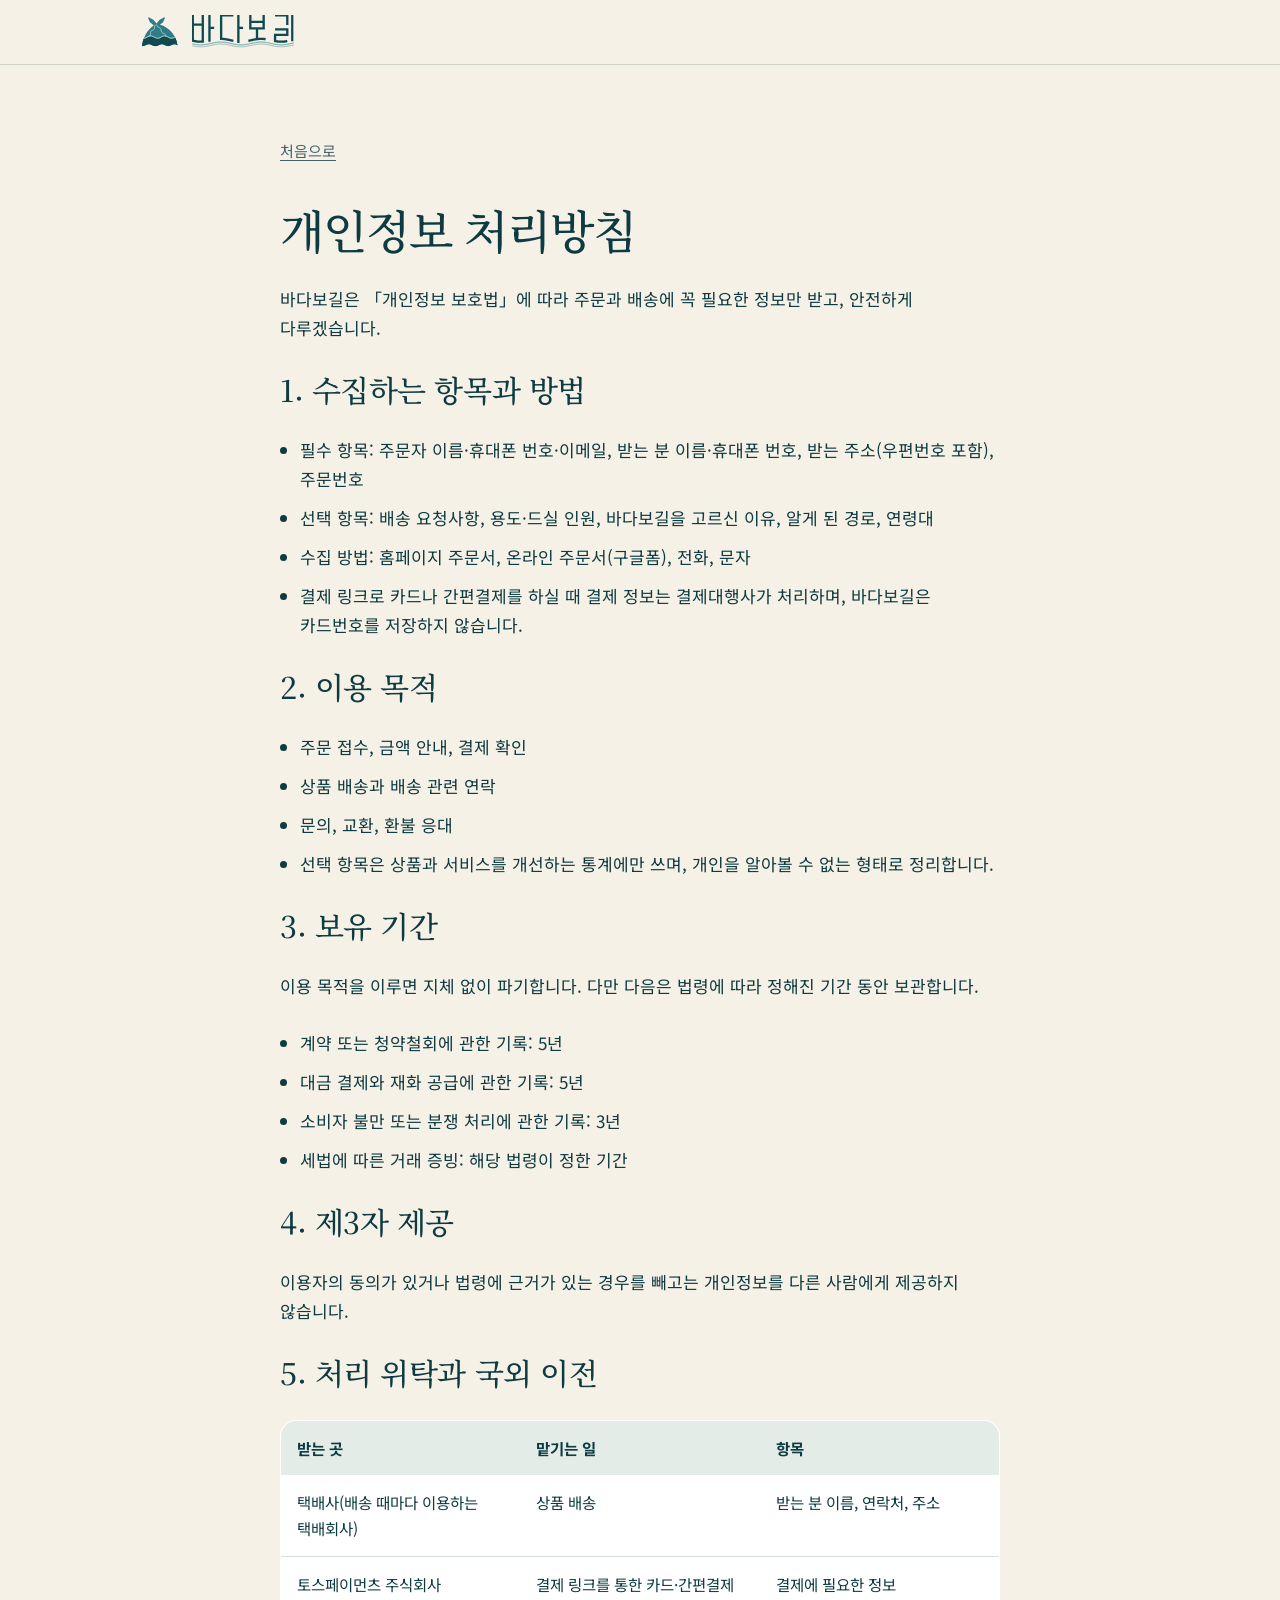
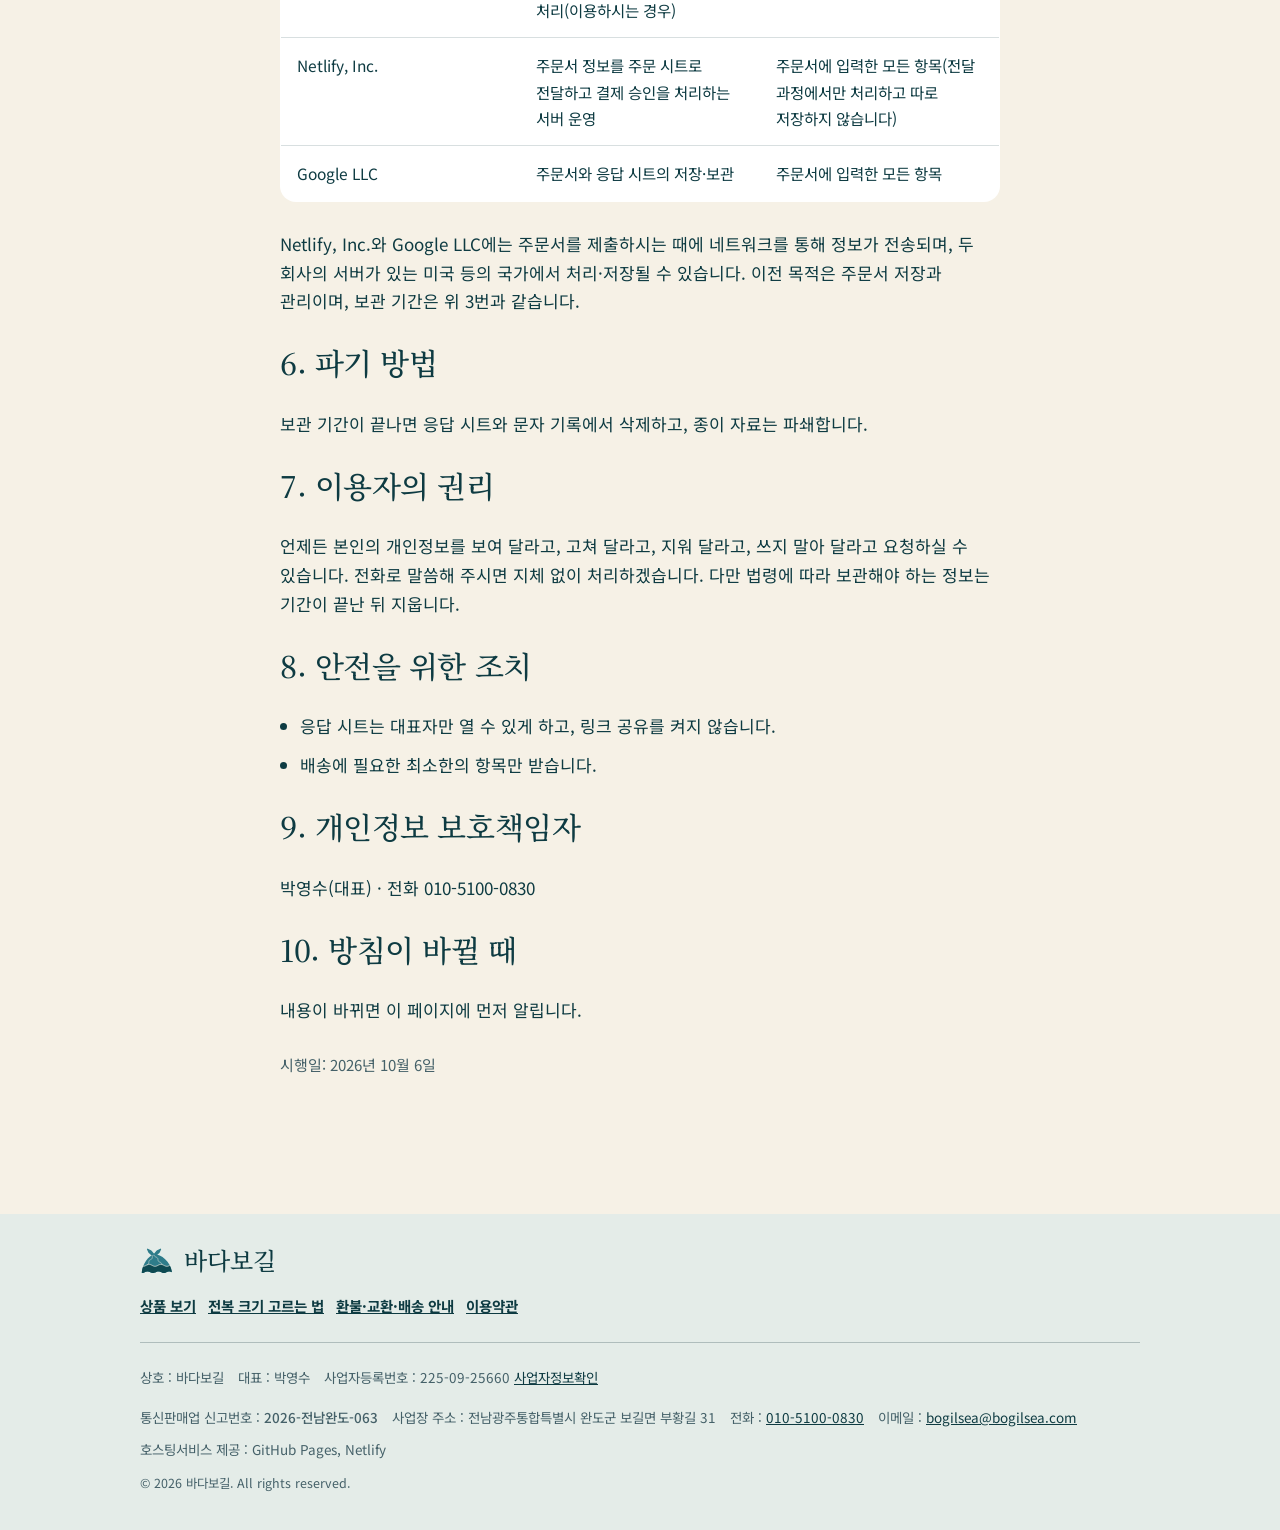
<file: privacy.html>
<!doctype html>
<html lang="ko">
<head>
<meta charset="utf-8">
<meta name="viewport" content="width=device-width, initial-scale=1, viewport-fit=cover">
<title>개인정보 처리방침 | 바다보길</title>
<meta name="description" content="바다보길이 주문과 배송을 위해 수집하는 개인정보와 처리 기준을 안내합니다.">
<meta name="robots" content="index,follow">
<meta name="theme-color" content="#F6F1E6">
<meta name="color-scheme" content="light">
<link rel="canonical" href="https://badabogil.com/privacy.html">
<link rel="icon" href="/favicon.svg" type="image/svg+xml">
<link rel="preconnect" href="https://fonts.googleapis.com">
<link rel="preconnect" href="https://fonts.gstatic.com" crossorigin>
<link href="https://fonts.googleapis.com/css2?family=Noto+Serif+KR:wght@300;500;700&family=Noto+Sans+KR:wght@400;500;700&display=swap" rel="stylesheet">
<link rel="stylesheet" href="/shop.css">
</head>
<body>
<a class="skip" href="#main">본문으로 바로가기</a>
<svg width="0" height="0" style="position:absolute" aria-hidden="true" focusable="false">
  <defs>
    <linearGradient id="nacre" x1="0" y1="0" x2="1" y2="1"><stop offset="0" stop-color="#CFE0DE"/><stop offset=".4" stop-color="#8DB9BF"/><stop offset=".75" stop-color="#5FA0AB"/><stop offset="1" stop-color="#BFD6D6"/></linearGradient>
    <mask id="holes"><rect width="200" height="200" fill="#fff"/><circle cx="112" cy="58" r="6" fill="#000"/><circle cx="134" cy="58" r="6.5" fill="#000"/><circle cx="156" cy="65" r="7" fill="#000"/></mask>
    <symbol id="isle" viewBox="0 0 200 200"><g transform="translate(100,100) scale(.58) translate(-200,-258)"><path d="M45,372 C58,285 108,214 170,188 C245,196 335,258 352,372 L352.0,372.0 L346.9,369.7 L341.8,367.6 L336.6,365.9 L331.5,364.6 L326.4,364.0 L321.3,364.1 L316.2,364.9 L311.1,366.2 L305.9,368.1 L300.8,370.3 L295.7,372.6 L290.6,374.9 L285.5,376.9 L280.4,378.5 L275.2,379.6 L270.1,380.0 L265.0,379.7 L259.9,378.8 L254.8,377.3 L249.7,375.4 L244.6,373.2 L239.4,370.8 L234.3,368.6 L229.2,366.7 L224.1,365.2 L219.0,364.3 L213.8,364.0 L208.7,364.4 L203.6,365.5 L198.5,367.1 L193.4,369.1 L188.3,371.4 L183.2,373.7 L178.0,375.9 L172.9,377.8 L167.8,379.1 L162.7,379.9 L157.6,380.0 L152.4,379.4 L147.3,378.1 L142.2,376.4 L137.1,374.3 L132.0,372.0 L126.9,369.7 L121.8,367.6 L116.6,365.8 L111.5,364.6 L106.4,364.0 L101.3,364.1 L96.2,364.9 L91.1,366.2 L85.9,368.1 L80.8,370.3 L75.7,372.6 L70.6,374.9 L65.5,376.9 L60.4,378.5 L55.2,379.6 L50.1,380.0 L45.0,379.7 Z" fill="#2E7C8A"/><clipPath id="cbsy"><path d="M45,372 C58,285 108,214 170,188 C245,196 335,258 352,372 L352.0,372.0 L346.9,369.7 L341.8,367.6 L336.6,365.9 L331.5,364.6 L326.4,364.0 L321.3,364.1 L316.2,364.9 L311.1,366.2 L305.9,368.1 L300.8,370.3 L295.7,372.6 L290.6,374.9 L285.5,376.9 L280.4,378.5 L275.2,379.6 L270.1,380.0 L265.0,379.7 L259.9,378.8 L254.8,377.3 L249.7,375.4 L244.6,373.2 L239.4,370.8 L234.3,368.6 L229.2,366.7 L224.1,365.2 L219.0,364.3 L213.8,364.0 L208.7,364.4 L203.6,365.5 L198.5,367.1 L193.4,369.1 L188.3,371.4 L183.2,373.7 L178.0,375.9 L172.9,377.8 L167.8,379.1 L162.7,379.9 L157.6,380.0 L152.4,379.4 L147.3,378.1 L142.2,376.4 L137.1,374.3 L132.0,372.0 L126.9,369.7 L121.8,367.6 L116.6,365.8 L111.5,364.6 L106.4,364.0 L101.3,364.1 L96.2,364.9 L91.1,366.2 L85.9,368.1 L80.8,370.3 L75.7,372.6 L70.6,374.9 L65.5,376.9 L60.4,378.5 L55.2,379.6 L50.1,380.0 L45.0,379.7 Z"/></clipPath><g clip-path="url(#cbsy)"><path d="M30,430 L30.0,302.0 L35.7,304.9 L41.3,307.6 L47.0,309.8 L52.7,311.3 L58.3,312.0 L64.0,311.8 L69.7,310.7 L75.3,308.9 L81.0,306.5 L86.7,303.7 L92.3,300.8 L98.0,297.9 L103.7,295.4 L109.3,293.5 L115.0,292.3 L120.7,292.0 L126.3,292.5 L132.0,293.9 L137.7,296.0 L143.3,298.6 L149.0,301.5 L154.7,304.4 L160.3,307.2 L166.0,309.4 L171.7,311.1 L177.3,311.9 L183.0,311.9 L188.7,311.0 L194.3,309.3 L200.0,307.0 L205.7,304.2 L211.3,301.3 L217.0,298.4 L222.7,295.8 L228.3,293.8 L234.0,292.5 L239.7,292.0 L245.3,292.4 L251.0,293.6 L256.7,295.6 L262.3,298.1 L268.0,301.0 L273.7,303.9 L279.3,306.7 L285.0,309.1 L290.7,310.8 L296.3,311.8 L302.0,311.9 L307.7,311.2 L313.3,309.7 L319.0,307.4 L324.7,304.8 L330.3,301.8 L336.0,298.9 L341.7,296.3 L347.3,294.1 L353.0,292.7 L358.7,292.0 L364.3,292.3 L370.0,293.3 L370,430 Z" fill="#0E4A52"/><path d="M30.0,302.0 L35.7,304.9 L41.3,307.6 L47.0,309.8 L52.7,311.3 L58.3,312.0 L64.0,311.8 L69.7,310.7 L75.3,308.9 L81.0,306.5 L86.7,303.7 L92.3,300.8 L98.0,297.9 L103.7,295.4 L109.3,293.5 L115.0,292.3 L120.7,292.0 L126.3,292.5 L132.0,293.9 L137.7,296.0 L143.3,298.6 L149.0,301.5 L154.7,304.4 L160.3,307.2 L166.0,309.4 L171.7,311.1 L177.3,311.9 L183.0,311.9 L188.7,311.0 L194.3,309.3 L200.0,307.0 L205.7,304.2 L211.3,301.3 L217.0,298.4 L222.7,295.8 L228.3,293.8 L234.0,292.5 L239.7,292.0 L245.3,292.4 L251.0,293.6 L256.7,295.6 L262.3,298.1 L268.0,301.0 L273.7,303.9 L279.3,306.7 L285.0,309.1 L290.7,310.8 L296.3,311.8 L302.0,311.9 L307.7,311.2 L313.3,309.7 L319.0,307.4 L324.7,304.8 L330.3,301.8 L336.0,298.9 L341.7,296.3 L347.3,294.1 L353.0,292.7 L358.7,292.0 L364.3,292.3 L370.0,293.3" stroke="#F6F1E6" stroke-width="7" fill="none"/><path d="M170.0,192.0 L167.8,193.0 L165.6,194.1 L163.6,195.2 L161.6,196.4 L159.9,197.8 L158.3,199.2 L156.9,200.8 L155.7,202.5 L154.8,204.4 L154.0,206.4 L153.5,208.6 L153.1,210.8 L152.8,213.2 L152.6,215.6 L152.5,218.0 L152.4,220.4 L152.2,222.8 L151.9,225.2 L151.5,227.4 L151.0,229.6 L150.2,231.6 L149.3,233.5 L148.1,235.2 L146.7,236.8 L145.1,238.2 L143.4,239.6 L141.4,240.8 L139.4,241.9 L137.2,243.0 L135.0,244.0 L132.8,245.0 L130.6,246.1 L128.6,247.2 L126.6,248.4 L124.9,249.8 L123.3,251.2 L121.9,252.8 L120.7,254.5 L119.8,256.4 L119.0,258.4 L118.5,260.6 L118.1,262.8 L117.8,265.2 L117.6,267.6 L117.5,270.0 L117.4,272.4 L117.2,274.8 L116.9,277.2 L116.5,279.4 L116.0,281.6 L115.2,283.6 L114.3,285.5 L113.1,287.2 L111.7,288.8 L110.1,290.2 L108.4,291.6 L106.4,292.8 L104.4,293.9 L102.2,295.0 L100.0,296.0" stroke="#F6F1E6" stroke-width="5" fill="none"/><path d="M170.0,192.0 L170.3,194.5 L170.7,197.0 L171.2,199.4 L171.8,201.7 L172.5,203.8 L173.5,205.9 L174.6,207.8 L175.9,209.5 L177.5,211.1 L179.2,212.5 L181.1,213.8 L183.2,215.0 L185.4,216.0 L187.7,217.0 L190.0,218.0 L192.3,219.0 L194.6,220.0 L196.8,221.0 L198.9,222.2 L200.8,223.5 L202.5,224.9 L204.1,226.5 L205.4,228.2 L206.5,230.1 L207.5,232.2 L208.2,234.3 L208.8,236.6 L209.3,239.0 L209.7,241.5 L210.0,244.0 L210.3,246.5 L210.7,249.0 L211.2,251.4 L211.8,253.7 L212.5,255.8 L213.5,257.9 L214.6,259.8 L215.9,261.5 L217.5,263.1 L219.2,264.5 L221.1,265.8 L223.2,267.0 L225.4,268.0 L227.7,269.0 L230.0,270.0 L232.3,271.0 L234.6,272.0 L236.8,273.0 L238.9,274.2 L240.8,275.5 L242.5,276.9 L244.1,278.5 L245.4,280.2 L246.5,282.1 L247.5,284.2 L248.2,286.3 L248.8,288.6 L249.3,291.0 L249.7,293.5 L250.0,296.0" stroke="#F6F1E6" stroke-width="5" fill="none"/></g><path d="M166.0,188.0 L140.0,158.0 L104.0,138.0 L118.0,170.0 L146.0,194.0 Z" fill="#2E7C8A" stroke="#2E7C8A" stroke-width="12" stroke-linejoin="round"/><path d="M174.0,188.0 L200.0,158.0 L236.0,138.0 L222.0,170.0 L194.0,194.0 Z" fill="#2E7C8A" stroke="#2E7C8A" stroke-width="12" stroke-linejoin="round"/></g></symbol>
    <symbol id="wm2" viewBox="26 46 3688 1223"><path d="M3618,1032.3 L3618,1033.1 L3618.2,1033.9 L3618.3,1034.6 L3618.6,1035.4 L3618.9,1036.1 L3619.3,1036.7 L3619.8,1037.4 L3620.3,1038 L3620.9,1038.5 L3621.6,1039 L3622.2,1039.4 L3622.9,1039.7 L3623.7,1040 L3624.4,1040.1 L3625.2,1040.3 L3626,1040.3 L3694,1040.3 L3694.8,1040.3 L3695.6,1040.1 L3696.3,1040 L3697.1,1039.7 L3697.8,1039.4 L3698.4,1039 L3699.1,1038.5 L3699.7,1038 L3700.2,1037.4 L3700.7,1036.7 L3701.1,1036.1 L3701.4,1035.4 L3701.7,1034.6 L3701.8,1033.9 L3702,1033.1 L3702,1032.3 L3702,66 L3702,65.2 L3701.8,64.4 L3701.7,63.7 L3701.4,62.9 L3701.1,62.2 L3700.7,61.6 L3700.2,60.9 L3699.7,60.3 L3699.1,59.8 L3698.4,59.3 L3697.8,58.9 L3697.1,58.6 L3696.3,58.3 L3695.6,58.2 L3694.8,58 L3694,58 L3626,58 L3625.2,58 L3624.4,58.2 L3623.7,58.3 L3622.9,58.6 L3622.2,58.9 L3621.6,59.3 L3620.9,59.8 L3620.3,60.3 L3619.8,60.9 L3619.3,61.6 L3618.9,62.2 L3618.6,62.9 L3618.3,63.7 L3618.2,64.4 L3618,65.2 L3618,66 L3618,1032.3Z M3048,567 L3047.2,567 L3046.4,567.2 L3045.7,567.3 L3044.9,567.6 L3044.2,567.9 L3043.6,568.3 L3042.9,568.8 L3042.3,569.3 L3041.8,569.9 L3041.3,570.6 L3040.9,571.2 L3040.6,571.9 L3040.3,572.7 L3040.2,573.4 L3040,574.2 L3040,575 L3040,643 L3040,643.8 L3040.2,644.6 L3040.3,645.3 L3040.6,646.1 L3040.9,646.8 L3041.3,647.4 L3041.8,648.1 L3042.3,648.7 L3042.9,649.2 L3043.6,649.7 L3044.2,650.1 L3044.9,650.4 L3045.7,650.7 L3046.4,650.8 L3047.2,651 L3048,651 L3437.8,651 L3438,651 L3438,651.2 L3438,762.8 L3438,763 L3437.8,763 L3006,763 L3005.2,763 L3004.4,763.2 L3003.7,763.3 L3002.9,763.6 L3002.2,763.9 L3001.6,764.3 L3000.9,764.8 L3000.3,765.3 L2999.8,765.9 L2999.3,766.6 L2998.9,767.2 L2998.6,767.9 L2998.3,768.7 L2998.2,769.4 L2998,770.2 L2998,771 L2998,1058.8 L2998,1059.6 L2998.2,1060.4 L2998.4,1061.1 L2998.6,1061.9 L2999,1062.6 L2999.4,1063.3 L2999.9,1063.9 L3000.4,1064.5 L3001,1065 L3001.6,1065.5 L3002.3,1065.9 L3003,1066.2 L3003.8,1066.5 L3004.6,1066.6 L3043.6,1073.7 L3043.7,1073.8 L3055,1075.7 L3055.1,1075.7 L3066.2,1077.5 L3077.4,1079.4 L3077.4,1079.4 L3088.7,1081.1 L3088.8,1081.1 L3100.1,1082.8 L3100.2,1082.8 L3111.5,1084.3 L3111.5,1084.3 L3122.8,1085.8 L3122.9,1085.8 L3134.2,1087.1 L3134.3,1087.1 L3145.6,1088.4 L3145.7,1088.4 L3157.1,1089.5 L3157.3,1089.5 L3168.6,1090.5 L3179.7,1091.4 L3179.8,1091.4 L3191.1,1092.2 L3191.2,1092.2 L3202.6,1092.9 L3202.8,1092.9 L3225.4,1094 L3225.5,1094 L3237,1094.3 L3237.1,1094.3 L3248.4,1094.5 L3248.5,1094.5 L3259.9,1094.6 L3260.1,1094.6 L3282.7,1094.4 L3282.8,1094.4 L3294.3,1094.1 L3294.4,1094.1 L3305.7,1093.7 L3305.8,1093.7 L3317.1,1093.1 L3317.1,1093.1 L3328.4,1092.5 L3328.5,1092.5 L3339.8,1091.8 L3339.9,1091.8 L3351.4,1091 L3351.5,1091 L3374.1,1088.9 L3374.3,1088.9 L3385.6,1087.7 L3396.9,1086.4 L3397,1086.4 L3408.3,1085 L3419.6,1083.5 L3419.7,1083.5 L3431,1081.9 L3442.2,1080.2 L3442.3,1080.2 L3453.6,1078.5 L3453.6,1078.5 L3464.9,1076.6 L3465,1076.6 L3476.3,1074.7 L3476.4,1074.6 L3479.6,1074.1 L3480.4,1073.9 L3481.2,1073.6 L3481.9,1073.3 L3482.5,1072.9 L3483.2,1072.4 L3483.8,1071.9 L3484.3,1071.4 L3484.8,1070.7 L3485.2,1070.1 L3485.6,1069.4 L3485.8,1068.6 L3486,1067.9 L3486.2,1067.1 L3486.2,1066.3 L3486.2,1065.5 L3486.1,1064.8 L3473.9,997.8 L3473.7,997.1 L3473.5,996.3 L3473.2,995.6 L3472.8,994.9 L3472.3,994.3 L3471.8,993.7 L3471.2,993.2 L3470.6,992.7 L3469.9,992.3 L3469.2,991.9 L3468.5,991.7 L3467.7,991.5 L3467,991.3 L3466.2,991.3 L3465.4,991.3 L3464.6,991.4 L3461.7,991.9 L3451.1,993.8 L3440.4,995.5 L3429.8,997.2 L3419,998.7 L3408.4,1000.3 L3408.3,1000.3 L3397.7,1001.6 L3387.1,1003 L3387,1003 L3376.4,1004.1 L3365.9,1005.3 L3365.8,1005.3 L3344.6,1007.2 L3344.5,1007.2 L3334.2,1008 L3323.6,1008.7 L3312.9,1009.3 L3302.3,1009.7 L3291.7,1010.1 L3281.3,1010.4 L3281.2,1010.4 L3260,1010.6 L3260,1010.6 L3249.6,1010.5 L3239,1010.3 L3228.6,1010 L3228.5,1010 L3207.3,1009.1 L3207.3,1009.1 L3196.9,1008.4 L3186.3,1007.6 L3175.4,1006.7 L3164.8,1005.9 L3164.8,1005.9 L3154.4,1004.8 L3143.8,1003.7 L3133.2,1002.4 L3122.5,1001.1 L3111.9,999.6 L3101.3,998.1 L3090.6,996.4 L3082.2,995 L3082,995 L3082,994.8 L3082,847.2 L3082,847 L3082.2,847 L3514,847 L3514.8,847 L3515.6,846.8 L3516.3,846.7 L3517.1,846.4 L3517.8,846.1 L3518.4,845.7 L3519.1,845.2 L3519.7,844.7 L3520.2,844.1 L3520.7,843.4 L3521.1,842.8 L3521.4,842.1 L3521.7,841.3 L3521.8,840.6 L3522,839.8 L3522,839 L3522,575 L3522,574.2 L3521.8,573.4 L3521.7,572.7 L3521.4,571.9 L3521.1,571.2 L3520.7,570.6 L3520.2,569.9 L3519.7,569.3 L3519.1,568.8 L3518.4,568.3 L3517.8,567.9 L3517.1,567.6 L3516.3,567.3 L3515.6,567.2 L3514.8,567 L3514,567 L3048,567.0Z M3438,147 L3438,147.2 L3438,444.2 L3438,445 L3438.2,445.8 L3438.3,446.5 L3438.6,447.3 L3438.9,448 L3439.3,448.6 L3439.8,449.3 L3440.3,449.9 L3440.9,450.4 L3441.6,450.9 L3442.2,451.3 L3442.9,451.6 L3443.7,451.9 L3444.4,452 L3445.2,452.2 L3446,452.2 L3514,452.2 L3514.8,452.2 L3515.6,452 L3516.3,451.9 L3517.1,451.6 L3517.8,451.3 L3518.4,450.9 L3519.1,450.4 L3519.7,449.9 L3520.2,449.3 L3520.7,448.6 L3521.1,448 L3521.4,447.3 L3521.7,446.5 L3521.8,445.8 L3522,445 L3522,444.2 L3522,71 L3522,70.2 L3521.8,69.4 L3521.7,68.7 L3521.4,67.9 L3521.1,67.2 L3520.7,66.6 L3520.2,65.9 L3519.7,65.3 L3519.1,64.8 L3518.4,64.3 L3517.8,63.9 L3517.1,63.6 L3516.3,63.3 L3515.6,63.2 L3514.8,63 L3514,63 L3048,63 L3047.2,63 L3046.4,63.2 L3045.7,63.3 L3044.9,63.6 L3044.2,63.9 L3043.6,64.3 L3042.9,64.8 L3042.3,65.3 L3041.8,65.9 L3041.3,66.6 L3040.9,67.2 L3040.6,67.9 L3040.3,68.7 L3040.2,69.4 L3040,70.2 L3040,71 L3040,139 L3040,139.8 L3040.2,140.6 L3040.3,141.3 L3040.6,142.1 L3040.9,142.8 L3041.3,143.4 L3041.8,144.1 L3042.3,144.7 L3042.9,145.2 L3043.6,145.7 L3044.2,146.1 L3044.9,146.4 L3045.7,146.7 L3046.4,146.8 L3047.2,147 L3048,147 L3437.8,147 L3438,147.0Z M2192,298.2 L2192,298 L2192,66 L2192,65.2 L2191.8,64.4 L2191.7,63.7 L2191.4,62.9 L2191.1,62.2 L2190.7,61.6 L2190.2,60.9 L2189.7,60.3 L2189.1,59.8 L2188.4,59.3 L2187.8,58.9 L2187.1,58.6 L2186.3,58.3 L2185.6,58.2 L2184.8,58 L2184,58 L2116,58 L2115.2,58 L2114.4,58.2 L2113.7,58.3 L2112.9,58.6 L2112.2,58.9 L2111.6,59.3 L2110.9,59.8 L2110.3,60.3 L2109.8,60.9 L2109.3,61.6 L2108.9,62.2 L2108.6,62.9 L2108.3,63.7 L2108.2,64.4 L2108,65.2 L2108,66 L2108,609.4 L2108,610.2 L2108.2,611 L2108.3,611.7 L2108.6,612.5 L2108.9,613.2 L2109.3,613.8 L2109.8,614.5 L2110.3,615.1 L2110.9,615.6 L2111.6,616.1 L2112.2,616.5 L2112.9,616.8 L2113.7,617.1 L2114.4,617.2 L2115.2,617.4 L2116,617.4 L2347.8,617.4 L2348,617.4 L2348,617.6 L2348,923.2 L2348,923.4 L2347.8,923.5 L2336.7,925.3 L2336.7,925.3 L2320.8,927.9 L2320.7,927.9 L2304.8,930.8 L2304.7,930.8 L2273.4,936.9 L2273.4,936.9 L2257.6,940.1 L2257.5,940.1 L2226.2,946.7 L2226.1,946.8 L2210.5,950.2 L2179.4,957 L2179.4,957 L2163.9,960.5 L2148.4,963.9 L2148.4,963.9 L2132.9,967.4 L2117.7,970.7 L2102.3,974 L2086.8,977.3 L2079.1,979 L2078.3,979.2 L2077.6,979.4 L2076.9,979.8 L2076.2,980.2 L2075.6,980.7 L2075,981.2 L2074.5,981.8 L2074,982.4 L2073.6,983.1 L2073.3,983.8 L2073.1,984.6 L2072.9,985.3 L2072.8,986.1 L2072.7,986.9 L2072.8,987.7 L2072.9,988.4 L2087.1,1055 L2087.3,1055.7 L2087.6,1056.4 L2087.9,1057.2 L2088.3,1057.8 L2088.8,1058.4 L2089.3,1059 L2089.9,1059.5 L2090.5,1060 L2091.2,1060.4 L2091.9,1060.7 L2092.7,1061 L2093.4,1061.2 L2094.2,1061.3 L2095,1061.3 L2095.8,1061.2 L2096.6,1061.1 L2104.2,1059.5 L2119.7,1056.2 L2135.3,1052.9 L2135.4,1052.8 L2151.1,1049.4 L2151.1,1049.4 L2166.6,1045.9 L2182.1,1042.5 L2182.1,1042.5 L2197.6,1039 L2228.5,1032.2 L2243.8,1028.9 L2274.5,1022.3 L2274.5,1022.3 L2289.6,1019.3 L2320.2,1013.4 L2320.2,1013.4 L2335.2,1010.7 L2335.2,1010.7 L2350.3,1008.1 L2365.5,1005.7 L2380.5,1003.4 L2380.6,1003.4 L2395.5,1001.3 L2410.6,999.4 L2410.6,999.4 L2425.4,997.7 L2425.5,997.7 L2440.4,996.2 L2455.3,994.9 L2455.4,994.9 L2470.2,993.8 L2470.2,993.8 L2485.1,992.9 L2485.2,992.9 L2500.1,992.3 L2500.2,992.3 L2514.9,991.8 L2515,991.8 L2529.9,991.6 L2544.7,991.5 L2544.8,991.5 L2559.5,991.8 L2574.5,992.2 L2574.5,992.2 L2589.3,992.8 L2589.4,992.8 L2604.1,993.7 L2604.2,993.7 L2619.1,994.9 L2634.1,996.1 L2634.1,996.1 L2648.9,997.6 L2648.9,997.7 L2664,999.4 L2679,1001.2 L2679,1001.2 L2686.2,1002.3 L2687,1002.3 L2687.7,1002.3 L2688.5,1002.2 L2689.3,1002.1 L2690,1001.9 L2690.8,1001.5 L2691.5,1001.2 L2692.1,1000.7 L2692.7,1000.2 L2693.3,999.7 L2693.8,999.1 L2694.2,998.4 L2694.6,997.7 L2694.9,997 L2695.1,996.2 L2695.2,995.5 L2704.8,928.1 L2704.8,927.4 L2704.8,926.6 L2704.8,925.8 L2704.6,925 L2704.4,924.3 L2704.1,923.5 L2703.7,922.9 L2703.3,922.2 L2702.8,921.6 L2702.2,921.1 L2701.6,920.6 L2700.9,920.1 L2700.2,919.8 L2699.5,919.5 L2698.8,919.2 L2698,919.1 L2690.1,918 L2689.9,918 L2674,916 L2674,916 L2658.1,914.2 L2658,914.1 L2642,912.5 L2641.8,912.5 L2625.9,911.1 L2625.9,911.1 L2609.9,909.9 L2609.8,909.9 L2593.7,909 L2593.6,909 L2577.6,908.2 L2577.4,908.2 L2561.5,907.8 L2561.4,907.8 L2545.4,907.5 L2545.2,907.5 L2529.1,907.6 L2529.1,907.6 L2513.1,907.8 L2513,907.8 L2496.9,908.3 L2496.8,908.3 L2480.9,909.1 L2480.8,909.1 L2464.8,910 L2464.7,910 L2448.7,911.1 L2448.5,911.1 L2432.6,912.6 L2432.6,912.6 L2432.2,912.6 L2432,912.6 L2432,912.4 L2432,617.6 L2432,617.4 L2432.2,617.4 L2664,617.4 L2664.8,617.4 L2665.6,617.2 L2666.3,617.1 L2667.1,616.8 L2667.8,616.5 L2668.4,616.1 L2669.1,615.6 L2669.7,615.1 L2670.2,614.5 L2670.7,613.8 L2671.1,613.2 L2671.4,612.5 L2671.7,611.7 L2671.8,611 L2672,610.2 L2672,609.4 L2672,66 L2672,65.2 L2671.8,64.4 L2671.7,63.7 L2671.4,62.9 L2671.1,62.2 L2670.7,61.6 L2670.2,60.9 L2669.7,60.3 L2669.1,59.8 L2668.4,59.3 L2667.8,58.9 L2667.1,58.6 L2666.3,58.3 L2665.6,58.2 L2664.8,58 L2664,58 L2596,58 L2595.2,58 L2594.4,58.2 L2593.7,58.3 L2592.9,58.6 L2592.2,58.9 L2591.6,59.3 L2590.9,59.8 L2590.3,60.3 L2589.8,60.9 L2589.3,61.6 L2588.9,62.2 L2588.6,62.9 L2588.3,63.7 L2588.2,64.4 L2588,65.2 L2588,66 L2588,298 L2588,298.2 L2587.8,298.2 L2192.2,298.2 L2192,298.2Z M2192,382.2 L2192.2,382.2 L2587.8,382.2 L2588,382.2 L2588,382.4 L2588,533.2 L2588,533.4 L2587.8,533.4 L2192.2,533.4 L2192,533.4 L2192,533.2 L2192,382.4 L2192,382.2Z M1762,511 L1762,510.8 L1762,66 L1762,65.2 L1761.8,64.4 L1761.7,63.7 L1761.4,62.9 L1761.1,62.2 L1760.7,61.6 L1760.2,60.9 L1759.7,60.3 L1759.1,59.8 L1758.4,59.3 L1757.8,58.9 L1757.1,58.6 L1756.3,58.3 L1755.6,58.2 L1754.8,58 L1754,58 L1686,58 L1685.2,58 L1684.4,58.2 L1683.7,58.3 L1682.9,58.6 L1682.2,58.9 L1681.6,59.3 L1680.9,59.8 L1680.3,60.3 L1679.8,60.9 L1679.3,61.6 L1678.9,62.2 L1678.6,62.9 L1678.3,63.7 L1678.2,64.4 L1678,65.2 L1678,66 L1678,1087.5 L1678,1088.3 L1678.2,1089.1 L1678.3,1089.8 L1678.6,1090.6 L1678.9,1091.3 L1679.3,1091.9 L1679.8,1092.6 L1680.3,1093.2 L1680.9,1093.7 L1681.6,1094.2 L1682.2,1094.6 L1682.9,1094.9 L1683.7,1095.2 L1684.4,1095.3 L1685.2,1095.5 L1686,1095.5 L1754,1095.5 L1754.8,1095.5 L1755.6,1095.3 L1756.3,1095.2 L1757.1,1094.9 L1757.8,1094.6 L1758.4,1094.2 L1759.1,1093.7 L1759.7,1093.2 L1760.2,1092.6 L1760.7,1091.9 L1761.1,1091.3 L1761.4,1090.6 L1761.7,1089.8 L1761.8,1089.1 L1762,1088.3 L1762,1087.5 L1762,595.2 L1762,595 L1762.2,595 L1882,595 L1882.8,595 L1883.6,594.8 L1884.3,594.7 L1885.1,594.4 L1885.8,594.1 L1886.4,593.7 L1887.1,593.2 L1887.7,592.7 L1888.2,592.1 L1888.7,591.4 L1889.1,590.8 L1889.4,590.1 L1889.7,589.3 L1889.8,588.6 L1890,587.8 L1890,587 L1890,519 L1890,518.2 L1889.8,517.4 L1889.7,516.7 L1889.4,515.9 L1889.1,515.2 L1888.7,514.6 L1888.2,513.9 L1887.7,513.3 L1887.1,512.8 L1886.4,512.3 L1885.8,511.9 L1885.1,511.6 L1884.3,511.3 L1883.6,511.2 L1882.8,511 L1882,511 L1762.2,511 L1762,511.0Z M1131.1,992.5 L1131.1,992.5 L1152.3,993.6 L1152.4,993.6 L1173.5,995.2 L1173.6,995.2 L1184,996.1 L1194.6,997.2 L1205.2,998.3 L1215.8,999.6 L1226.5,1000.9 L1237.1,1002.4 L1258.6,1005.5 L1258.6,1005.5 L1269.2,1007.2 L1280,1009 L1290.6,1010.8 L1312.3,1014.8 L1322.9,1016.8 L1333.8,1019 L1344.5,1021.1 L1355.4,1023.4 L1366.4,1025.7 L1377.2,1028 L1388,1030.3 L1399,1032.7 L1409.8,1035.1 L1420.8,1037.6 L1420.9,1037.6 L1431.8,1040 L1442.8,1042.5 L1442.9,1042.5 L1453.8,1044.9 L1464.8,1047.4 L1464.9,1047.4 L1476,1049.8 L1487,1052.2 L1509.2,1057.1 L1509.3,1057.1 L1520.4,1059.4 L1523.6,1060.1 L1524.3,1060.2 L1525.1,1060.2 L1525.9,1060.2 L1526.7,1060.1 L1527.5,1059.9 L1528.2,1059.7 L1528.9,1059.3 L1529.6,1058.9 L1530.2,1058.5 L1530.8,1058 L1531.3,1057.4 L1531.8,1056.8 L1532.2,1056.1 L1532.6,1055.4 L1532.8,1054.6 L1533,1053.9 L1547,987.3 L1547.1,986.5 L1547.1,985.8 L1547.1,985 L1547,984.2 L1546.8,983.4 L1546.5,982.7 L1546.2,982 L1545.8,981.3 L1545.4,980.7 L1544.8,980.1 L1544.3,979.5 L1543.6,979.1 L1543,978.7 L1542.3,978.3 L1541.5,978 L1540.8,977.9 L1537.6,977.2 L1526.8,974.9 L1505,970.2 L1494,967.8 L1483.2,965.4 L1472.2,962.9 L1472.1,962.9 L1461.2,960.5 L1450.2,958 L1450.1,958 L1439.2,955.6 L1428.2,953.1 L1428.1,953.1 L1417,950.7 L1406,948.3 L1394.8,945.8 L1394.7,945.8 L1383.6,943.5 L1372.6,941.2 L1361.5,938.9 L1361.4,938.8 L1350.2,936.6 L1339.1,934.4 L1339,934.4 L1327.7,932.2 L1327.7,932.2 L1305.4,928.2 L1305.3,928.1 L1294,926.2 L1293.9,926.2 L1282.8,924.4 L1271.5,922.5 L1271.3,922.5 L1248.9,919.2 L1248.8,919.2 L1237.5,917.7 L1237.5,917.7 L1226.2,916.2 L1226.1,916.2 L1214.8,914.9 L1214.7,914.9 L1203.4,913.6 L1203.3,913.6 L1192,912.5 L1192,912.5 L1180.5,911.4 L1180.4,911.4 L1157.7,909.8 L1157.6,909.8 L1142.2,908.9 L1142,908.9 L1142,908.7 L1142,147.2 L1142,147 L1142.2,147 L1532,147 L1532.8,147 L1533.6,146.8 L1534.3,146.7 L1535.1,146.4 L1535.8,146.1 L1536.4,145.7 L1537.1,145.2 L1537.7,144.7 L1538.2,144.1 L1538.7,143.4 L1539.1,142.8 L1539.4,142.1 L1539.7,141.3 L1539.8,140.6 L1540,139.8 L1540,139 L1540,71 L1540,70.2 L1539.8,69.4 L1539.7,68.7 L1539.4,67.9 L1539.1,67.2 L1538.7,66.6 L1538.2,65.9 L1537.7,65.3 L1537.1,64.8 L1536.4,64.3 L1535.8,63.9 L1535.1,63.6 L1534.3,63.3 L1533.6,63.2 L1532.8,63 L1532,63 L1066,63 L1065.2,63 L1064.4,63.2 L1063.7,63.3 L1062.9,63.6 L1062.2,63.9 L1061.6,64.3 L1060.9,64.8 L1060.3,65.3 L1059.8,65.9 L1059.3,66.6 L1058.9,67.2 L1058.6,67.9 L1058.3,68.7 L1058.2,69.4 L1058,70.2 L1058,71 L1058,983 L1058,983.8 L1058.2,984.5 L1058.3,985.3 L1058.6,986 L1058.9,986.7 L1059.3,987.4 L1059.8,988 L1060.3,988.6 L1060.9,989.1 L1061.5,989.6 L1062.1,990 L1062.8,990.3 L1063.6,990.6 L1064.3,990.8 L1065.1,990.9 L1065.9,991 L1110,991.8 L1120.6,992.1 L1131.1,992.5Z M722,511 L722,510.8 L722,66 L722,65.2 L721.8,64.4 L721.7,63.7 L721.4,62.9 L721.1,62.2 L720.7,61.6 L720.2,60.9 L719.7,60.3 L719.1,59.8 L718.4,59.3 L717.8,58.9 L717.1,58.6 L716.3,58.3 L715.6,58.2 L714.8,58 L714,58 L646,58 L645.2,58 L644.4,58.2 L643.7,58.3 L642.9,58.6 L642.2,58.9 L641.6,59.3 L640.9,59.8 L640.3,60.3 L639.8,60.9 L639.3,61.6 L638.9,62.2 L638.6,62.9 L638.3,63.7 L638.2,64.4 L638,65.2 L638,66 L638,1050.1 L638,1050.9 L638.2,1051.7 L638.3,1052.4 L638.6,1053.2 L638.9,1053.9 L639.3,1054.5 L639.8,1055.2 L640.3,1055.8 L640.9,1056.3 L641.6,1056.8 L642.2,1057.2 L642.9,1057.5 L643.7,1057.8 L644.4,1057.9 L645.2,1058.1 L646,1058.1 L714,1058.1 L714.8,1058.1 L715.6,1057.9 L716.3,1057.8 L717.1,1057.5 L717.8,1057.2 L718.4,1056.8 L719.1,1056.3 L719.7,1055.8 L720.2,1055.2 L720.7,1054.5 L721.1,1053.9 L721.4,1053.2 L721.7,1052.4 L721.8,1051.7 L722,1050.9 L722,1050.1 L722,595.2 L722,595 L722.2,595 L842,595 L842.8,595 L843.6,594.8 L844.3,594.7 L845.1,594.4 L845.8,594.1 L846.4,593.7 L847.1,593.2 L847.7,592.7 L848.2,592.1 L848.7,591.4 L849.1,590.8 L849.4,590.1 L849.7,589.3 L849.8,588.6 L850,587.8 L850,587 L850,519 L850,518.2 L849.8,517.4 L849.7,516.7 L849.4,515.9 L849.1,515.2 L848.7,514.6 L848.2,513.9 L847.7,513.3 L847.1,512.8 L846.4,512.3 L845.8,511.9 L845.1,511.6 L844.3,511.3 L843.6,511.2 L842.8,511 L842,511 L722.2,511 L722,511.0Z M122,66 L122,65.2 L121.8,64.4 L121.7,63.7 L121.4,62.9 L121.1,62.2 L120.7,61.6 L120.2,60.9 L119.7,60.3 L119.1,59.8 L118.4,59.3 L117.8,58.9 L117.1,58.6 L116.3,58.3 L115.6,58.2 L114.8,58 L114,58 L46,58 L45.2,58 L44.4,58.2 L43.7,58.3 L42.9,58.6 L42.2,58.9 L41.6,59.3 L40.9,59.8 L40.3,60.3 L39.8,60.9 L39.3,61.6 L38.9,62.2 L38.6,62.9 L38.3,63.7 L38.2,64.4 L38,65.2 L38,66 L38,1046.1 L38,1046.8 L38.2,1047.6 L38.3,1048.4 L38.6,1049.1 L38.9,1049.8 L39.3,1050.5 L39.8,1051.1 L40.3,1051.7 L40.9,1052.2 L41.5,1052.7 L42.2,1053.1 L42.9,1053.4 L43.6,1053.7 L44.3,1053.9 L89.5,1063.4 L89.6,1063.4 L98.8,1065.3 L107.9,1067.1 L108,1067.1 L117.2,1068.9 L135.4,1072.3 L135.5,1072.3 L144.8,1074 L144.9,1074 L153.9,1075.5 L153.9,1075.5 L163,1077.1 L163.2,1077.1 L172.5,1078.6 L190.7,1081.4 L190.8,1081.4 L200.2,1082.8 L200.3,1082.8 L209.4,1084 L218.6,1085.3 L218.7,1085.3 L228.1,1086.4 L228.2,1086.4 L246.5,1088.5 L246.6,1088.5 L256,1089.4 L256.1,1089.4 L265.5,1090.3 L265.6,1090.3 L274.7,1091 L283.9,1091.7 L284,1091.7 L293.2,1092.3 L302.6,1092.9 L302.8,1092.9 L312.1,1093.4 L321.3,1093.8 L321.4,1093.8 L330.8,1094.1 L330.9,1094.1 L349.3,1094.5 L349.3,1094.5 L358.9,1094.6 L359.1,1094.6 L368.2,1094.5 L368.3,1094.5 L377.4,1094.5 L377.6,1094.5 L387.1,1094.3 L387.2,1094.3 L405.6,1093.7 L405.7,1093.7 L414.9,1093.3 L424.2,1092.8 L424.4,1092.8 L433.8,1092.2 L474.5,1089.5 L475.3,1089.4 L476.1,1089.2 L476.9,1089 L477.6,1088.6 L478.3,1088.3 L479,1087.8 L479.6,1087.3 L480.1,1086.7 L480.6,1086 L481,1085.4 L481.4,1084.6 L481.6,1083.9 L481.8,1083.1 L482,1082.3 L482,1081.5 L482,66 L482,65.2 L481.8,64.4 L481.7,63.7 L481.4,62.9 L481.1,62.2 L480.7,61.6 L480.2,60.9 L479.7,60.3 L479.1,59.8 L478.4,59.3 L477.8,58.9 L477.1,58.6 L476.3,58.3 L475.6,58.2 L474.8,58 L474,58 L406,58 L405.2,58 L404.4,58.2 L403.7,58.3 L402.9,58.6 L402.2,58.9 L401.6,59.3 L400.9,59.8 L400.3,60.3 L399.8,60.9 L399.3,61.6 L398.9,62.2 L398.6,62.9 L398.3,63.7 L398.2,64.4 L398,65.2 L398,66 L398,398.8 L398,399 L397.8,399 L122.2,399 L122,399 L122,398.8 L122,66.0Z M122,483 L122.2,483 L397.8,483 L398,483 L398,483.2 L398,1009.7 L398,1009.9 L397.8,1009.9 L384.9,1010.3 L384.8,1010.3 L376.6,1010.5 L376.5,1010.5 L367.8,1010.5 L367.7,1010.5 L359,1010.6 L359,1010.6 L350.7,1010.5 L350.7,1010.5 L333.2,1010.1 L333.1,1010.1 L324.7,1009.8 L324.6,1009.8 L315.9,1009.4 L307.4,1009.1 L307.3,1009.1 L298.8,1008.5 L290,1007.9 L290,1007.9 L281.3,1007.2 L272.5,1006.5 L272.5,1006.5 L264,1005.8 L263.9,1005.8 L255.4,1004.9 L255.4,1004.9 L237.9,1003 L237.8,1003 L229.3,1001.9 L229.3,1001.9 L220.6,1000.8 L211.8,999.6 L211.8,999.6 L203.3,998.4 L203.2,998.4 L185.5,995.6 L176.9,994.3 L176.9,994.3 L168.2,992.7 L168.1,992.7 L159.1,991.2 L159.1,991.2 L150.6,989.7 L150.6,989.7 L132.8,986.3 L124,984.7 L124,984.7 L122.2,984.3 L122,984.3 L122,984.1 L122,483.2 L122,483.0Z" fill="#0E4A52" fill-rule="evenodd"/><path d="M80,1134 L98,1137 L116,1141 L134,1144 L152,1148 L171,1151 L189,1154 L207,1156 L225,1159 L243,1161 L261,1163 L279,1164 L297,1166 L315,1166 L334,1167 L352,1168 L370,1168 L388,1167 L406,1167 L424,1166 L442,1165 L460,1163 L478,1161 L497,1159 L515,1157 L533,1154 L551,1151 L569,1148 L587,1145 L605,1142 L623,1138 L641,1134 L660,1130 L678,1127 L696,1123 L714,1119 L732,1114 L750,1110 L768,1106 L786,1103 L804,1099 L823,1095 L841,1091 L859,1088 L877,1085 L895,1081 L913,1079 L931,1076 L949,1073 L967,1071 L986,1069 L1004,1068 L1022,1067 L1040,1066 L1058,1065 L1076,1065 L1094,1065 L1112,1065 L1130,1065 L1148,1066 L1167,1068 L1185,1069 L1203,1071 L1221,1073 L1239,1075 L1257,1078 L1275,1081 L1293,1084 L1311,1087 L1330,1090 L1348,1094 L1366,1098 L1384,1101 L1402,1105 L1420,1109 L1438,1113 L1456,1117 L1474,1121 L1493,1125 L1511,1129 L1529,1133 L1547,1137 L1565,1141 L1583,1144 L1601,1147 L1619,1151 L1637,1153 L1656,1156 L1674,1159 L1692,1161 L1710,1163 L1728,1164 L1746,1165 L1764,1166 L1782,1167 L1800,1167 L1819,1168 L1837,1167 L1855,1167 L1873,1166 L1891,1165 L1909,1163 L1927,1161 L1945,1159 L1963,1157 L1982,1154 L2000,1152 L2018,1148 L2036,1145 L2054,1142 L2072,1138 L2090,1135 L2108,1131 L2126,1127 L2145,1123 L2163,1119 L2181,1115 L2199,1111 L2217,1107 L2235,1103 L2253,1099 L2271,1095 L2289,1092 L2308,1088 L2326,1085 L2344,1082 L2362,1079 L2380,1076 L2398,1074 L2416,1071 L2434,1070 L2452,1068 L2471,1067 L2489,1066 L2507,1065 L2525,1065 L2543,1065 L2561,1065 L2579,1065 L2597,1066 L2615,1067 L2634,1069 L2652,1071 L2670,1073 L2688,1075 L2706,1078 L2724,1080 L2742,1083 L2760,1087 L2778,1090 L2796,1094 L2815,1097 L2833,1101 L2851,1105 L2869,1109 L2887,1113 L2905,1117 L2923,1121 L2941,1125 L2959,1129 L2978,1133 L2996,1137 L3014,1140 L3032,1144 L3050,1147 L3068,1150 L3086,1153 L3104,1156 L3122,1158 L3141,1161 L3159,1162 L3177,1164 L3195,1165 L3213,1166 L3231,1167 L3249,1167 L3267,1168 L3285,1167 L3304,1167 L3322,1166 L3340,1165 L3358,1163 L3376,1161 L3394,1159 L3412,1157 L3430,1155 L3448,1152 L3467,1149 L3485,1145 L3503,1142 L3521,1138 L3539,1135 L3557,1131 L3575,1127 L3593,1123 L3611,1119 L3630,1115 L3648,1111 L3666,1107 L3684,1103 L3702,1099" fill="none" stroke="#2E7C8A" stroke-width="26" stroke-linecap="round"/><path d="M80,1204 L98,1208 L116,1211 L134,1215 L152,1218 L171,1221 L189,1224 L207,1227 L225,1229 L243,1231 L261,1233 L279,1235 L297,1236 L315,1237 L334,1238 L352,1238 L370,1238 L388,1238 L406,1237 L424,1236 L442,1235 L460,1234 L478,1232 L497,1230 L515,1227 L533,1225 L551,1222 L569,1219 L587,1216 L605,1212 L623,1209 L641,1205 L660,1201 L678,1197 L696,1193 L714,1189 L732,1185 L750,1181 L768,1177 L786,1173 L804,1169 L823,1165 L841,1162 L859,1158 L877,1155 L895,1152 L913,1149 L931,1146 L949,1144 L967,1142 L986,1140 L1004,1138 L1022,1137 L1040,1136 L1058,1135 L1076,1135 L1094,1135 L1112,1135 L1130,1136 L1148,1137 L1167,1138 L1185,1140 L1203,1141 L1221,1143 L1239,1146 L1257,1148 L1275,1151 L1293,1154 L1311,1157 L1330,1161 L1348,1164 L1366,1168 L1384,1172 L1402,1176 L1420,1180 L1438,1184 L1456,1188 L1474,1192 L1493,1196 L1511,1200 L1529,1204 L1547,1208 L1565,1211 L1583,1215 L1601,1218 L1619,1221 L1637,1224 L1656,1227 L1674,1229 L1692,1231 L1710,1233 L1728,1235 L1746,1236 L1764,1237 L1782,1238 L1800,1238 L1819,1238 L1837,1238 L1855,1237 L1873,1236 L1891,1235 L1909,1234 L1927,1232 L1945,1230 L1963,1227 L1982,1225 L2000,1222 L2018,1219 L2036,1216 L2054,1212 L2072,1209 L2090,1205 L2108,1201 L2126,1197 L2145,1193 L2163,1189 L2181,1185 L2199,1181 L2217,1177 L2235,1173 L2253,1169 L2271,1166 L2289,1162 L2308,1159 L2326,1155 L2344,1152 L2362,1149 L2380,1147 L2398,1144 L2416,1142 L2434,1140 L2452,1138 L2471,1137 L2489,1136 L2507,1135 L2525,1135 L2543,1135 L2561,1135 L2579,1136 L2597,1137 L2615,1138 L2634,1139 L2652,1141 L2670,1143 L2688,1146 L2706,1148 L2724,1151 L2742,1154 L2760,1157 L2778,1161 L2796,1164 L2815,1168 L2833,1172 L2851,1176 L2869,1180 L2887,1184 L2905,1188 L2923,1192 L2941,1196 L2959,1200 L2978,1204 L2996,1207 L3014,1211 L3032,1214 L3050,1218 L3068,1221 L3086,1224 L3104,1226 L3122,1229 L3141,1231 L3159,1233 L3177,1235 L3195,1236 L3213,1237 L3231,1238 L3249,1238 L3267,1238 L3285,1238 L3304,1237 L3322,1236 L3340,1235 L3358,1234 L3376,1232 L3394,1230 L3412,1228 L3430,1225 L3448,1222 L3467,1219 L3485,1216 L3503,1213 L3521,1209 L3539,1205 L3557,1201 L3575,1198 L3593,1194 L3611,1190 L3630,1186 L3648,1181 L3666,1177 L3684,1174 L3702,1170" fill="none" stroke="#2E7C8A" stroke-width="17" stroke-linecap="round"/></symbol>
    <symbol id="bmark" viewBox="0 0 200 200">
      <path mask="url(#holes)" d="M20 112C16 78 46 50 90 44C138 38 184 58 190 98C195 134 160 162 112 166C64 170 24 150 20 112Z" fill="url(#nacre)" stroke="#0E4A52" stroke-width="6" stroke-linejoin="round"/>
      <g fill="none" stroke="#fff" stroke-opacity=".9" stroke-width="7" stroke-linecap="round"><path d="M34 112C32 94 46 82 62 84C76 86 80 100 72 108C66 114 56 112 55 104"/><path d="M96 84C126 80 156 90 170 110"/><path d="M92 106C116 104 140 112 154 128"/><path d="M96 130C110 130 124 136 134 146"/></g>
    </symbol>
    <filter id="paint" x="-3%" y="-8%" width="106%" height="116%" color-interpolation-filters="sRGB"><feTurbulence type="fractalNoise" baseFrequency="0.0025 0.07" numOctaves="2" seed="4" result="fray"/><feDisplacementMap in="SourceGraphic" in2="fray" scale="34" xChannelSelector="R" yChannelSelector="B" result="d1"/><feTurbulence type="fractalNoise" baseFrequency="0.014" numOctaves="3" seed="11" result="n1"/><feDisplacementMap in="d1" in2="n1" scale="16" xChannelSelector="G" yChannelSelector="R" result="rough"/><feTurbulence type="fractalNoise" baseFrequency="0.0012 0.012" numOctaves="2" seed="5" result="n2"/><feColorMatrix in="n2" type="matrix" values="0.42 0 0 0 0.66  0.42 0 0 0 0.66  0.42 0 0 0 0.68  0 0 0 0 1" result="shade"/><feTurbulence type="fractalNoise" baseFrequency="0.005" numOctaves="3" seed="2" result="n5"/><feColorMatrix in="n5" type="matrix" values="0.5 0 0 0 0.62  0.5 0 0 0 0.64  0.4 0 0 0 0.74  0 0 0 0 1" result="pool"/><feBlend in="shade" in2="pool" mode="multiply" result="tex"/><feBlend in="rough" in2="tex" mode="multiply" result="bl"/><feComposite in="bl" in2="rough" operator="in" result="painted"/><feTurbulence type="fractalNoise" baseFrequency="0.0014 0.03" numOctaves="2" seed="21" result="n3"/><feColorMatrix in="n3" type="matrix" values="0 0 0 0 0.75  0 0 0 0 0.85  0 0 0 0 1  0 0 0 2.4 -1.3" result="hi"/><feComposite in="hi" in2="rough" operator="in" result="hi2"/><feBlend in="hi2" in2="painted" mode="normal" result="lit"/><feTurbulence type="fractalNoise" baseFrequency="0.0012 0.09" numOctaves="2" seed="8" result="n4"/><feColorMatrix in="n4" type="matrix" values="0 0 0 0 0  0 0 0 0 0  0 0 0 0 0  0 0 0 12 -2.2" result="gap"/><feComposite in="lit" in2="gap" operator="in"/></filter>
    <symbol id="wm" viewBox="30 -790 3232.0 820"><g filter="url(#paint)"><path d="M760 -760H572V0H760V-301H835V-451H760ZM506 -30V-752H318V-536H248V-752H60V-30ZM318 -386V-180H248V-386Z M1575 -760H1387V0H1575V-321H1650V-471H1575ZM875 -750V-30H1320V-180H1063V-600H1300V-750Z M2392 -752V-301H1710V-752H1898V-676H2204V-752ZM2204 -451V-526H1898V-451ZM2145 -180H2412V-30H1690V-180H1957V-271H2145Z M3222 -760H3035V-420H3222ZM2522 -420Q2679 -420 2764 -438Q2848 -455 2898 -526Q2949 -597 2949 -750H2522V-622H2744Q2744 -580 2676 -560Q2608 -540 2502 -540ZM3222 -140V-390H2542V-280H3035V-250H2542V0H3232V-110H2730V-140Z" fill="#0047AB" stroke="#0047AB" stroke-width="8" stroke-linejoin="round"/></g></symbol>
    <symbol id="odok" viewBox="0 0 200 200">
      <path d="M34 138C32 110 60 92 108 92C156 92 182 112 178 140C174 164 148 172 108 172C68 172 36 164 34 138Z" fill="#F7C9A8" stroke="#12333A" stroke-width="5" stroke-linejoin="round"/>
      <g transform="translate(46 8) scale(.62)"><path mask="url(#holes)" d="M20 112C16 78 46 50 90 44C138 38 184 58 190 98C195 134 160 162 112 166C64 170 24 150 20 112Z" fill="url(#nacre)" stroke="#0E4A52" stroke-width="7" stroke-linejoin="round"/></g>
      <g fill="none" stroke="#12333A" stroke-width="5" stroke-linecap="round" stroke-linejoin="round"><path d="M78 126L90 133L78 140"/><path d="M138 126L126 133L138 140"/><path d="M96 150Q102 158 108 150Q114 158 120 150"/></g>
      <ellipse cx="68" cy="146" rx="8" ry="5" fill="#F58FB8" fill-opacity=".8"/><ellipse cx="148" cy="146" rx="8" ry="5" fill="#F58FB8" fill-opacity=".8"/>
      <g fill="none" stroke="#0047AB" stroke-width="5" stroke-linecap="round"><path d="M24 112L12 104"/><path d="M192 112L204 104"/><path d="M18 140L4 140"/></g>
    </symbol>
    <symbol id="shell" viewBox="0 0 120 96">
      <path d="M14 52C8 28 34 10 66 10c32 0 48 20 42 46-5 22-30 34-56 32C28 86 17 72 14 52Z" fill="url(#nacre)" stroke="#0E4A52" stroke-width="2.6"/>
      <g fill="none" stroke="#fff" stroke-opacity=".6" stroke-width="2.2" stroke-linecap="round">
        <path d="M24 54C24 38 42 24 66 24c24 0 34 16 31 32"/>
        <path d="M36 56C37 46 49 37 66 37c16 0 24 10 22 20"/>
        <path d="M50 58c1-6 7-10 16-10 8 0 12 5 11 10"/>
      </g>
      <g fill="#fff"><circle cx="48" cy="17.5" r="3.1"/><circle cx="60" cy="15" r="3.1"/><circle cx="72" cy="15.4" r="3.1"/><circle cx="83" cy="19.4" r="3.1"/><circle cx="92" cy="26" r="3.1"/></g>
    </symbol>
    <symbol id="meat" viewBox="0 0 120 96">
      <path d="M20 56c0-22 20-38 42-38s40 14 38 36c-2 20-22 28-40 28S20 76 20 56Z" fill="#F0B999"/>
      <g stroke="#C07A55" stroke-width="2.4" fill="none" stroke-linecap="round"><path d="M36 52c4-10 14-16 26-16"/><path d="M44 66c6 4 14 5 22 3"/><path d="M70 40c8 2 14 8 16 16"/></g>
    </symbol>
  </defs>
</svg>
<header class="top"><div class="wrap"><a class="brand" href="/" aria-label="바다보길 처음으로"><svg viewBox="0 0 200 200" aria-hidden="true" focusable="false"><use href="#isle"/></svg><svg class="brand__wm" viewBox="26 46 3688 1223" role="img" aria-label="바다보길"><use href="#wm2"/></svg></a></div></header>
<main id="main" class="page"><div class="wrap stack legal-doc" style="max-width:760px">
  <p class="crumb"><a href="/">처음으로</a></p>

  <h1 class="h1">개인정보 처리방침</h1>
  <p>바다보길은 「개인정보 보호법」에 따라 주문과 배송에 꼭 필요한 정보만 받고, 안전하게 다루겠습니다.</p>

  <section class="stack" aria-labelledby="p1">
    <h2 class="h2" id="p1">1. 수집하는 항목과 방법</h2>
    <ul>
    <li>필수 항목: 주문자 이름·휴대폰 번호·이메일, 받는 분 이름·휴대폰 번호, 받는 주소(우편번호 포함), 주문번호</li>
    <li>선택 항목: 배송 요청사항, 용도·드실 인원, 바다보길을 고르신 이유, 알게 된 경로, 연령대</li>
    <li>수집 방법: 홈페이지 주문서, 온라인 주문서(구글폼), 전화, 문자</li>
    <li>결제 링크로 카드나 간편결제를 하실 때 결제 정보는 결제대행사가 처리하며, 바다보길은 카드번호를 저장하지 않습니다.</li>
    </ul>
  </section>

  <section class="stack" aria-labelledby="p2">
    <h2 class="h2" id="p2">2. 이용 목적</h2>
    <ul>
    <li>주문 접수, 금액 안내, 결제 확인</li>
    <li>상품 배송과 배송 관련 연락</li>
    <li>문의, 교환, 환불 응대</li>
    <li>선택 항목은 상품과 서비스를 개선하는 통계에만 쓰며, 개인을 알아볼 수 없는 형태로 정리합니다.</li>
    </ul>
  </section>

  <section class="stack" aria-labelledby="p3">
    <h2 class="h2" id="p3">3. 보유 기간</h2>
    <p>이용 목적을 이루면 지체 없이 파기합니다. 다만 다음은 법령에 따라 정해진 기간 동안 보관합니다.</p>
    <ul>
    <li>계약 또는 청약철회에 관한 기록: 5년</li>
    <li>대금 결제와 재화 공급에 관한 기록: 5년</li>
    <li>소비자 불만 또는 분쟁 처리에 관한 기록: 3년</li>
    <li>세법에 따른 거래 증빙: 해당 법령이 정한 기간</li>
    </ul>
  </section>

  <section class="stack" aria-labelledby="p4">
    <h2 class="h2" id="p4">4. 제3자 제공</h2>
    <p>이용자의 동의가 있거나 법령에 근거가 있는 경우를 빼고는 개인정보를 다른 사람에게 제공하지 않습니다.</p>
  </section>

  <section class="stack" aria-labelledby="p5">
    <h2 class="h2" id="p5">5. 처리 위탁과 국외 이전</h2>
    <table class="tbl">
    <thead><tr><th scope="col">받는 곳</th><th scope="col">맡기는 일</th><th scope="col">항목</th></tr></thead>
    <tbody>
    <tr><td>택배사(배송 때마다 이용하는 택배회사)</td><td>상품 배송</td><td>받는 분 이름, 연락처, 주소</td></tr>
    <tr><td>토스페이먼츠 주식회사</td><td>결제 링크를 통한 카드·간편결제 처리(이용하시는 경우)</td><td>결제에 필요한 정보</td></tr>
    <tr><td>Netlify, Inc.</td><td>주문서 정보를 주문 시트로 전달하고 결제 승인을 처리하는 서버 운영</td><td>주문서에 입력한 모든 항목(전달 과정에서만 처리하고 따로 저장하지 않습니다)</td></tr>
    <tr><td>Google LLC</td><td>주문서와 응답 시트의 저장·보관</td><td>주문서에 입력한 모든 항목</td></tr>
    </tbody>
    </table>
    <p>Netlify, Inc.와 Google LLC에는 주문서를 제출하시는 때에 네트워크를 통해 정보가 전송되며, 두 회사의 서버가 있는 미국 등의 국가에서 처리·저장될 수 있습니다. 이전 목적은 주문서 저장과 관리이며, 보관 기간은 위 3번과 같습니다.</p>
  </section>

  <section class="stack" aria-labelledby="p6">
    <h2 class="h2" id="p6">6. 파기 방법</h2>
    <p>보관 기간이 끝나면 응답 시트와 문자 기록에서 삭제하고, 종이 자료는 파쇄합니다.</p>
  </section>

  <section class="stack" aria-labelledby="p7">
    <h2 class="h2" id="p7">7. 이용자의 권리</h2>
    <p>언제든 본인의 개인정보를 보여 달라고, 고쳐 달라고, 지워 달라고, 쓰지 말아 달라고 요청하실 수 있습니다. 전화로 말씀해 주시면 지체 없이 처리하겠습니다. 다만 법령에 따라 보관해야 하는 정보는 기간이 끝난 뒤 지웁니다.</p>
  </section>

  <section class="stack" aria-labelledby="p8">
    <h2 class="h2" id="p8">8. 안전을 위한 조치</h2>
    <ul>
    <li>응답 시트는 대표자만 열 수 있게 하고, 링크 공유를 켜지 않습니다.</li>
    <li>배송에 필요한 최소한의 항목만 받습니다.</li>
    </ul>
  </section>

  <section class="stack" aria-labelledby="p9">
    <h2 class="h2" id="p9">9. 개인정보 보호책임자</h2>
    <p>박영수(대표) · 전화 010-5100-0830</p>
  </section>

  <section class="stack" aria-labelledby="p10">
    <h2 class="h2" id="p10">10. 방침이 바뀔 때</h2>
    <p>내용이 바뀌면 이 페이지에 먼저 알립니다.</p>
    <p class="note">시행일: 2026년 10월 6일</p>
  </section>
</div></main>
<footer class="foot">
  <div class="wrap">
    <p class="foot__brand"><svg class="sym-s" viewBox="0 0 200 200" aria-hidden="true" focusable="false"><use href="#isle"/></svg><span>바다보길</span></p>
    <p class="foot__links"><a href="/shop.html">상품 보기</a><a href="/guide-size.html">전복 크기 고르는 법</a><a href="/refund.html">환불·교환·배송 안내</a><a href="/terms.html">이용약관</a></p>
    <p class="foot__info">
      <span>상호 : 바다보길</span><span>대표 : 박영수</span><span>사업자등록번호 : 225-09-25660 <a class="biz-chk" href="https://www.ftc.go.kr/bizCommPop.do?wrkr_no=2250925660" target="_blank" rel="noopener">사업자정보확인</a></span><i class="brk" aria-hidden="true"></i><span>통신판매업 신고번호 : <b id="reg-no">2026-전남완도-063</b></span><span class="wide">사업장 주소 : 전남광주통합특별시 완도군 보길면 부황길 31</span><span>전화 : <a href="tel:01051000830">010-5100-0830</a></span><span>이메일 : <a href="mailto:bogilsea@bogilsea.com">bogilsea@bogilsea.com</a></span><span class="wide">호스팅서비스 제공 : GitHub Pages, Netlify</span>
    </p>
    <p class="foot__copy">© 2026 바다보길. All rights reserved.</p>
  </div>
</footer>
</body>
</html>
</file>
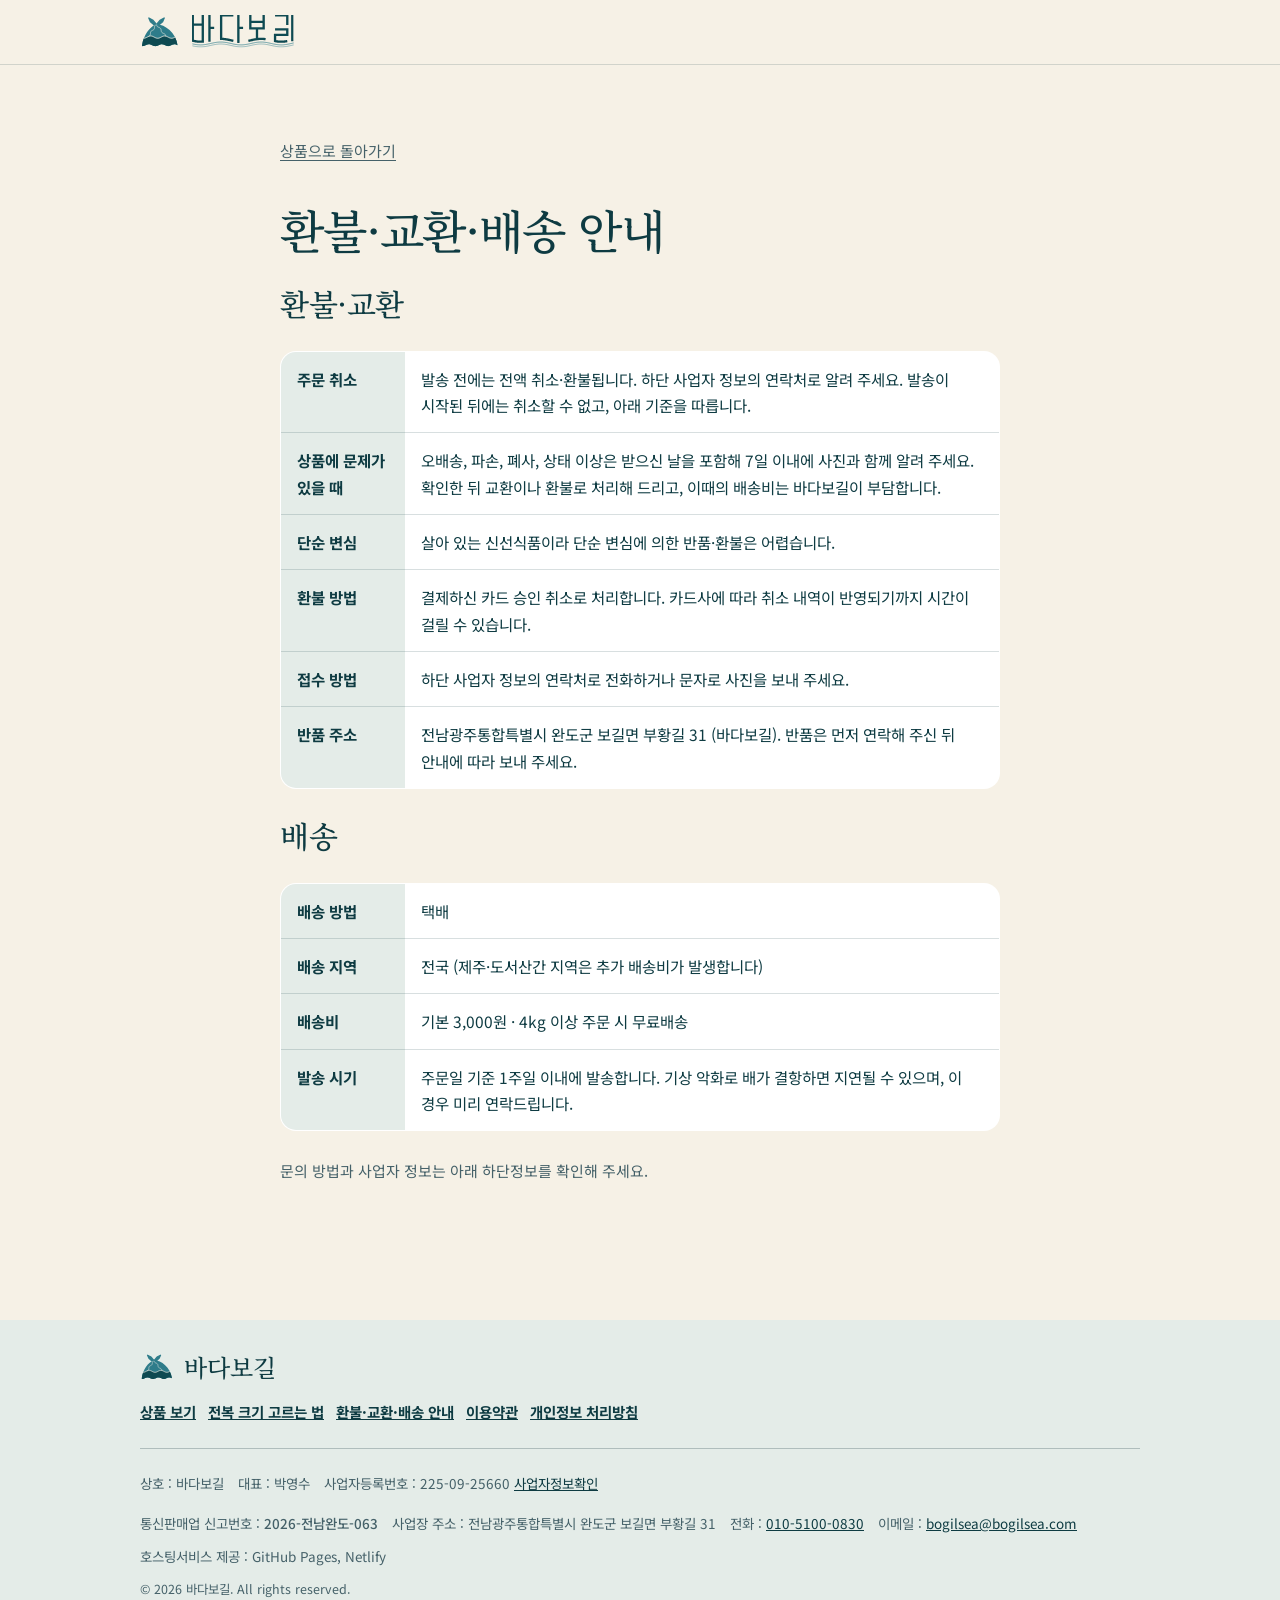
<file: refund.html>
<!doctype html>
<html lang="ko">
<head>
<meta charset="utf-8">
<meta name="viewport" content="width=device-width, initial-scale=1, viewport-fit=cover">
<title>환불·교환·배송 안내 | 바다보길</title>
<meta name="description" content="바다보길 활전복의 취소, 환불, 교환 기준과 배송 안내입니다.">
<meta name="robots" content="index,follow">
<meta name="theme-color" content="#F6F1E6">
<meta name="color-scheme" content="light">
<link rel="canonical" href="https://badabogil.com/refund.html">
<link rel="icon" href="/favicon.svg" type="image/svg+xml">
<link rel="preconnect" href="https://fonts.googleapis.com">
<link rel="preconnect" href="https://fonts.gstatic.com" crossorigin>
<link href="https://fonts.googleapis.com/css2?family=Noto+Serif+KR:wght@300;500;700&family=Noto+Sans+KR:wght@400;500;700&display=swap" rel="stylesheet">
<link rel="stylesheet" href="/shop.css">
</head>
<body>
<a class="skip" href="#main">본문으로 바로가기</a>
<svg width="0" height="0" style="position:absolute" aria-hidden="true" focusable="false">
  <defs>
    <linearGradient id="nacre" x1="0" y1="0" x2="1" y2="1"><stop offset="0" stop-color="#CFE0DE"/><stop offset=".4" stop-color="#8DB9BF"/><stop offset=".75" stop-color="#5FA0AB"/><stop offset="1" stop-color="#BFD6D6"/></linearGradient>
    <mask id="holes"><rect width="200" height="200" fill="#fff"/><circle cx="112" cy="58" r="6" fill="#000"/><circle cx="134" cy="58" r="6.5" fill="#000"/><circle cx="156" cy="65" r="7" fill="#000"/></mask>
    <symbol id="isle" viewBox="0 0 200 200"><g transform="translate(100,100) scale(.58) translate(-200,-258)"><path d="M45,372 C58,285 108,214 170,188 C245,196 335,258 352,372 L352.0,372.0 L346.9,369.7 L341.8,367.6 L336.6,365.9 L331.5,364.6 L326.4,364.0 L321.3,364.1 L316.2,364.9 L311.1,366.2 L305.9,368.1 L300.8,370.3 L295.7,372.6 L290.6,374.9 L285.5,376.9 L280.4,378.5 L275.2,379.6 L270.1,380.0 L265.0,379.7 L259.9,378.8 L254.8,377.3 L249.7,375.4 L244.6,373.2 L239.4,370.8 L234.3,368.6 L229.2,366.7 L224.1,365.2 L219.0,364.3 L213.8,364.0 L208.7,364.4 L203.6,365.5 L198.5,367.1 L193.4,369.1 L188.3,371.4 L183.2,373.7 L178.0,375.9 L172.9,377.8 L167.8,379.1 L162.7,379.9 L157.6,380.0 L152.4,379.4 L147.3,378.1 L142.2,376.4 L137.1,374.3 L132.0,372.0 L126.9,369.7 L121.8,367.6 L116.6,365.8 L111.5,364.6 L106.4,364.0 L101.3,364.1 L96.2,364.9 L91.1,366.2 L85.9,368.1 L80.8,370.3 L75.7,372.6 L70.6,374.9 L65.5,376.9 L60.4,378.5 L55.2,379.6 L50.1,380.0 L45.0,379.7 Z" fill="#2E7C8A"/><clipPath id="cbsy"><path d="M45,372 C58,285 108,214 170,188 C245,196 335,258 352,372 L352.0,372.0 L346.9,369.7 L341.8,367.6 L336.6,365.9 L331.5,364.6 L326.4,364.0 L321.3,364.1 L316.2,364.9 L311.1,366.2 L305.9,368.1 L300.8,370.3 L295.7,372.6 L290.6,374.9 L285.5,376.9 L280.4,378.5 L275.2,379.6 L270.1,380.0 L265.0,379.7 L259.9,378.8 L254.8,377.3 L249.7,375.4 L244.6,373.2 L239.4,370.8 L234.3,368.6 L229.2,366.7 L224.1,365.2 L219.0,364.3 L213.8,364.0 L208.7,364.4 L203.6,365.5 L198.5,367.1 L193.4,369.1 L188.3,371.4 L183.2,373.7 L178.0,375.9 L172.9,377.8 L167.8,379.1 L162.7,379.9 L157.6,380.0 L152.4,379.4 L147.3,378.1 L142.2,376.4 L137.1,374.3 L132.0,372.0 L126.9,369.7 L121.8,367.6 L116.6,365.8 L111.5,364.6 L106.4,364.0 L101.3,364.1 L96.2,364.9 L91.1,366.2 L85.9,368.1 L80.8,370.3 L75.7,372.6 L70.6,374.9 L65.5,376.9 L60.4,378.5 L55.2,379.6 L50.1,380.0 L45.0,379.7 Z"/></clipPath><g clip-path="url(#cbsy)"><path d="M30,430 L30.0,302.0 L35.7,304.9 L41.3,307.6 L47.0,309.8 L52.7,311.3 L58.3,312.0 L64.0,311.8 L69.7,310.7 L75.3,308.9 L81.0,306.5 L86.7,303.7 L92.3,300.8 L98.0,297.9 L103.7,295.4 L109.3,293.5 L115.0,292.3 L120.7,292.0 L126.3,292.5 L132.0,293.9 L137.7,296.0 L143.3,298.6 L149.0,301.5 L154.7,304.4 L160.3,307.2 L166.0,309.4 L171.7,311.1 L177.3,311.9 L183.0,311.9 L188.7,311.0 L194.3,309.3 L200.0,307.0 L205.7,304.2 L211.3,301.3 L217.0,298.4 L222.7,295.8 L228.3,293.8 L234.0,292.5 L239.7,292.0 L245.3,292.4 L251.0,293.6 L256.7,295.6 L262.3,298.1 L268.0,301.0 L273.7,303.9 L279.3,306.7 L285.0,309.1 L290.7,310.8 L296.3,311.8 L302.0,311.9 L307.7,311.2 L313.3,309.7 L319.0,307.4 L324.7,304.8 L330.3,301.8 L336.0,298.9 L341.7,296.3 L347.3,294.1 L353.0,292.7 L358.7,292.0 L364.3,292.3 L370.0,293.3 L370,430 Z" fill="#0E4A52"/><path d="M30.0,302.0 L35.7,304.9 L41.3,307.6 L47.0,309.8 L52.7,311.3 L58.3,312.0 L64.0,311.8 L69.7,310.7 L75.3,308.9 L81.0,306.5 L86.7,303.7 L92.3,300.8 L98.0,297.9 L103.7,295.4 L109.3,293.5 L115.0,292.3 L120.7,292.0 L126.3,292.5 L132.0,293.9 L137.7,296.0 L143.3,298.6 L149.0,301.5 L154.7,304.4 L160.3,307.2 L166.0,309.4 L171.7,311.1 L177.3,311.9 L183.0,311.9 L188.7,311.0 L194.3,309.3 L200.0,307.0 L205.7,304.2 L211.3,301.3 L217.0,298.4 L222.7,295.8 L228.3,293.8 L234.0,292.5 L239.7,292.0 L245.3,292.4 L251.0,293.6 L256.7,295.6 L262.3,298.1 L268.0,301.0 L273.7,303.9 L279.3,306.7 L285.0,309.1 L290.7,310.8 L296.3,311.8 L302.0,311.9 L307.7,311.2 L313.3,309.7 L319.0,307.4 L324.7,304.8 L330.3,301.8 L336.0,298.9 L341.7,296.3 L347.3,294.1 L353.0,292.7 L358.7,292.0 L364.3,292.3 L370.0,293.3" stroke="#F6F1E6" stroke-width="7" fill="none"/><path d="M170.0,192.0 L167.8,193.0 L165.6,194.1 L163.6,195.2 L161.6,196.4 L159.9,197.8 L158.3,199.2 L156.9,200.8 L155.7,202.5 L154.8,204.4 L154.0,206.4 L153.5,208.6 L153.1,210.8 L152.8,213.2 L152.6,215.6 L152.5,218.0 L152.4,220.4 L152.2,222.8 L151.9,225.2 L151.5,227.4 L151.0,229.6 L150.2,231.6 L149.3,233.5 L148.1,235.2 L146.7,236.8 L145.1,238.2 L143.4,239.6 L141.4,240.8 L139.4,241.9 L137.2,243.0 L135.0,244.0 L132.8,245.0 L130.6,246.1 L128.6,247.2 L126.6,248.4 L124.9,249.8 L123.3,251.2 L121.9,252.8 L120.7,254.5 L119.8,256.4 L119.0,258.4 L118.5,260.6 L118.1,262.8 L117.8,265.2 L117.6,267.6 L117.5,270.0 L117.4,272.4 L117.2,274.8 L116.9,277.2 L116.5,279.4 L116.0,281.6 L115.2,283.6 L114.3,285.5 L113.1,287.2 L111.7,288.8 L110.1,290.2 L108.4,291.6 L106.4,292.8 L104.4,293.9 L102.2,295.0 L100.0,296.0" stroke="#F6F1E6" stroke-width="5" fill="none"/><path d="M170.0,192.0 L170.3,194.5 L170.7,197.0 L171.2,199.4 L171.8,201.7 L172.5,203.8 L173.5,205.9 L174.6,207.8 L175.9,209.5 L177.5,211.1 L179.2,212.5 L181.1,213.8 L183.2,215.0 L185.4,216.0 L187.7,217.0 L190.0,218.0 L192.3,219.0 L194.6,220.0 L196.8,221.0 L198.9,222.2 L200.8,223.5 L202.5,224.9 L204.1,226.5 L205.4,228.2 L206.5,230.1 L207.5,232.2 L208.2,234.3 L208.8,236.6 L209.3,239.0 L209.7,241.5 L210.0,244.0 L210.3,246.5 L210.7,249.0 L211.2,251.4 L211.8,253.7 L212.5,255.8 L213.5,257.9 L214.6,259.8 L215.9,261.5 L217.5,263.1 L219.2,264.5 L221.1,265.8 L223.2,267.0 L225.4,268.0 L227.7,269.0 L230.0,270.0 L232.3,271.0 L234.6,272.0 L236.8,273.0 L238.9,274.2 L240.8,275.5 L242.5,276.9 L244.1,278.5 L245.4,280.2 L246.5,282.1 L247.5,284.2 L248.2,286.3 L248.8,288.6 L249.3,291.0 L249.7,293.5 L250.0,296.0" stroke="#F6F1E6" stroke-width="5" fill="none"/></g><path d="M166.0,188.0 L140.0,158.0 L104.0,138.0 L118.0,170.0 L146.0,194.0 Z" fill="#2E7C8A" stroke="#2E7C8A" stroke-width="12" stroke-linejoin="round"/><path d="M174.0,188.0 L200.0,158.0 L236.0,138.0 L222.0,170.0 L194.0,194.0 Z" fill="#2E7C8A" stroke="#2E7C8A" stroke-width="12" stroke-linejoin="round"/></g></symbol>
    <symbol id="wm2" viewBox="26 46 3688 1223"><path d="M3618,1032.3 L3618,1033.1 L3618.2,1033.9 L3618.3,1034.6 L3618.6,1035.4 L3618.9,1036.1 L3619.3,1036.7 L3619.8,1037.4 L3620.3,1038 L3620.9,1038.5 L3621.6,1039 L3622.2,1039.4 L3622.9,1039.7 L3623.7,1040 L3624.4,1040.1 L3625.2,1040.3 L3626,1040.3 L3694,1040.3 L3694.8,1040.3 L3695.6,1040.1 L3696.3,1040 L3697.1,1039.7 L3697.8,1039.4 L3698.4,1039 L3699.1,1038.5 L3699.7,1038 L3700.2,1037.4 L3700.7,1036.7 L3701.1,1036.1 L3701.4,1035.4 L3701.7,1034.6 L3701.8,1033.9 L3702,1033.1 L3702,1032.3 L3702,66 L3702,65.2 L3701.8,64.4 L3701.7,63.7 L3701.4,62.9 L3701.1,62.2 L3700.7,61.6 L3700.2,60.9 L3699.7,60.3 L3699.1,59.8 L3698.4,59.3 L3697.8,58.9 L3697.1,58.6 L3696.3,58.3 L3695.6,58.2 L3694.8,58 L3694,58 L3626,58 L3625.2,58 L3624.4,58.2 L3623.7,58.3 L3622.9,58.6 L3622.2,58.9 L3621.6,59.3 L3620.9,59.8 L3620.3,60.3 L3619.8,60.9 L3619.3,61.6 L3618.9,62.2 L3618.6,62.9 L3618.3,63.7 L3618.2,64.4 L3618,65.2 L3618,66 L3618,1032.3Z M3048,567 L3047.2,567 L3046.4,567.2 L3045.7,567.3 L3044.9,567.6 L3044.2,567.9 L3043.6,568.3 L3042.9,568.8 L3042.3,569.3 L3041.8,569.9 L3041.3,570.6 L3040.9,571.2 L3040.6,571.9 L3040.3,572.7 L3040.2,573.4 L3040,574.2 L3040,575 L3040,643 L3040,643.8 L3040.2,644.6 L3040.3,645.3 L3040.6,646.1 L3040.9,646.8 L3041.3,647.4 L3041.8,648.1 L3042.3,648.7 L3042.9,649.2 L3043.6,649.7 L3044.2,650.1 L3044.9,650.4 L3045.7,650.7 L3046.4,650.8 L3047.2,651 L3048,651 L3437.8,651 L3438,651 L3438,651.2 L3438,762.8 L3438,763 L3437.8,763 L3006,763 L3005.2,763 L3004.4,763.2 L3003.7,763.3 L3002.9,763.6 L3002.2,763.9 L3001.6,764.3 L3000.9,764.8 L3000.3,765.3 L2999.8,765.9 L2999.3,766.6 L2998.9,767.2 L2998.6,767.9 L2998.3,768.7 L2998.2,769.4 L2998,770.2 L2998,771 L2998,1058.8 L2998,1059.6 L2998.2,1060.4 L2998.4,1061.1 L2998.6,1061.9 L2999,1062.6 L2999.4,1063.3 L2999.9,1063.9 L3000.4,1064.5 L3001,1065 L3001.6,1065.5 L3002.3,1065.9 L3003,1066.2 L3003.8,1066.5 L3004.6,1066.6 L3043.6,1073.7 L3043.7,1073.8 L3055,1075.7 L3055.1,1075.7 L3066.2,1077.5 L3077.4,1079.4 L3077.4,1079.4 L3088.7,1081.1 L3088.8,1081.1 L3100.1,1082.8 L3100.2,1082.8 L3111.5,1084.3 L3111.5,1084.3 L3122.8,1085.8 L3122.9,1085.8 L3134.2,1087.1 L3134.3,1087.1 L3145.6,1088.4 L3145.7,1088.4 L3157.1,1089.5 L3157.3,1089.5 L3168.6,1090.5 L3179.7,1091.4 L3179.8,1091.4 L3191.1,1092.2 L3191.2,1092.2 L3202.6,1092.9 L3202.8,1092.9 L3225.4,1094 L3225.5,1094 L3237,1094.3 L3237.1,1094.3 L3248.4,1094.5 L3248.5,1094.5 L3259.9,1094.6 L3260.1,1094.6 L3282.7,1094.4 L3282.8,1094.4 L3294.3,1094.1 L3294.4,1094.1 L3305.7,1093.7 L3305.8,1093.7 L3317.1,1093.1 L3317.1,1093.1 L3328.4,1092.5 L3328.5,1092.5 L3339.8,1091.8 L3339.9,1091.8 L3351.4,1091 L3351.5,1091 L3374.1,1088.9 L3374.3,1088.9 L3385.6,1087.7 L3396.9,1086.4 L3397,1086.4 L3408.3,1085 L3419.6,1083.5 L3419.7,1083.5 L3431,1081.9 L3442.2,1080.2 L3442.3,1080.2 L3453.6,1078.5 L3453.6,1078.5 L3464.9,1076.6 L3465,1076.6 L3476.3,1074.7 L3476.4,1074.6 L3479.6,1074.1 L3480.4,1073.9 L3481.2,1073.6 L3481.9,1073.3 L3482.5,1072.9 L3483.2,1072.4 L3483.8,1071.9 L3484.3,1071.4 L3484.8,1070.7 L3485.2,1070.1 L3485.6,1069.4 L3485.8,1068.6 L3486,1067.9 L3486.2,1067.1 L3486.2,1066.3 L3486.2,1065.5 L3486.1,1064.8 L3473.9,997.8 L3473.7,997.1 L3473.5,996.3 L3473.2,995.6 L3472.8,994.9 L3472.3,994.3 L3471.8,993.7 L3471.2,993.2 L3470.6,992.7 L3469.9,992.3 L3469.2,991.9 L3468.5,991.7 L3467.7,991.5 L3467,991.3 L3466.2,991.3 L3465.4,991.3 L3464.6,991.4 L3461.7,991.9 L3451.1,993.8 L3440.4,995.5 L3429.8,997.2 L3419,998.7 L3408.4,1000.3 L3408.3,1000.3 L3397.7,1001.6 L3387.1,1003 L3387,1003 L3376.4,1004.1 L3365.9,1005.3 L3365.8,1005.3 L3344.6,1007.2 L3344.5,1007.2 L3334.2,1008 L3323.6,1008.7 L3312.9,1009.3 L3302.3,1009.7 L3291.7,1010.1 L3281.3,1010.4 L3281.2,1010.4 L3260,1010.6 L3260,1010.6 L3249.6,1010.5 L3239,1010.3 L3228.6,1010 L3228.5,1010 L3207.3,1009.1 L3207.3,1009.1 L3196.9,1008.4 L3186.3,1007.6 L3175.4,1006.7 L3164.8,1005.9 L3164.8,1005.9 L3154.4,1004.8 L3143.8,1003.7 L3133.2,1002.4 L3122.5,1001.1 L3111.9,999.6 L3101.3,998.1 L3090.6,996.4 L3082.2,995 L3082,995 L3082,994.8 L3082,847.2 L3082,847 L3082.2,847 L3514,847 L3514.8,847 L3515.6,846.8 L3516.3,846.7 L3517.1,846.4 L3517.8,846.1 L3518.4,845.7 L3519.1,845.2 L3519.7,844.7 L3520.2,844.1 L3520.7,843.4 L3521.1,842.8 L3521.4,842.1 L3521.7,841.3 L3521.8,840.6 L3522,839.8 L3522,839 L3522,575 L3522,574.2 L3521.8,573.4 L3521.7,572.7 L3521.4,571.9 L3521.1,571.2 L3520.7,570.6 L3520.2,569.9 L3519.7,569.3 L3519.1,568.8 L3518.4,568.3 L3517.8,567.9 L3517.1,567.6 L3516.3,567.3 L3515.6,567.2 L3514.8,567 L3514,567 L3048,567.0Z M3438,147 L3438,147.2 L3438,444.2 L3438,445 L3438.2,445.8 L3438.3,446.5 L3438.6,447.3 L3438.9,448 L3439.3,448.6 L3439.8,449.3 L3440.3,449.9 L3440.9,450.4 L3441.6,450.9 L3442.2,451.3 L3442.9,451.6 L3443.7,451.9 L3444.4,452 L3445.2,452.2 L3446,452.2 L3514,452.2 L3514.8,452.2 L3515.6,452 L3516.3,451.9 L3517.1,451.6 L3517.8,451.3 L3518.4,450.9 L3519.1,450.4 L3519.7,449.9 L3520.2,449.3 L3520.7,448.6 L3521.1,448 L3521.4,447.3 L3521.7,446.5 L3521.8,445.8 L3522,445 L3522,444.2 L3522,71 L3522,70.2 L3521.8,69.4 L3521.7,68.7 L3521.4,67.9 L3521.1,67.2 L3520.7,66.6 L3520.2,65.9 L3519.7,65.3 L3519.1,64.8 L3518.4,64.3 L3517.8,63.9 L3517.1,63.6 L3516.3,63.3 L3515.6,63.2 L3514.8,63 L3514,63 L3048,63 L3047.2,63 L3046.4,63.2 L3045.7,63.3 L3044.9,63.6 L3044.2,63.9 L3043.6,64.3 L3042.9,64.8 L3042.3,65.3 L3041.8,65.9 L3041.3,66.6 L3040.9,67.2 L3040.6,67.9 L3040.3,68.7 L3040.2,69.4 L3040,70.2 L3040,71 L3040,139 L3040,139.8 L3040.2,140.6 L3040.3,141.3 L3040.6,142.1 L3040.9,142.8 L3041.3,143.4 L3041.8,144.1 L3042.3,144.7 L3042.9,145.2 L3043.6,145.7 L3044.2,146.1 L3044.9,146.4 L3045.7,146.7 L3046.4,146.8 L3047.2,147 L3048,147 L3437.8,147 L3438,147.0Z M2192,298.2 L2192,298 L2192,66 L2192,65.2 L2191.8,64.4 L2191.7,63.7 L2191.4,62.9 L2191.1,62.2 L2190.7,61.6 L2190.2,60.9 L2189.7,60.3 L2189.1,59.8 L2188.4,59.3 L2187.8,58.9 L2187.1,58.6 L2186.3,58.3 L2185.6,58.2 L2184.8,58 L2184,58 L2116,58 L2115.2,58 L2114.4,58.2 L2113.7,58.3 L2112.9,58.6 L2112.2,58.9 L2111.6,59.3 L2110.9,59.8 L2110.3,60.3 L2109.8,60.9 L2109.3,61.6 L2108.9,62.2 L2108.6,62.9 L2108.3,63.7 L2108.2,64.4 L2108,65.2 L2108,66 L2108,609.4 L2108,610.2 L2108.2,611 L2108.3,611.7 L2108.6,612.5 L2108.9,613.2 L2109.3,613.8 L2109.8,614.5 L2110.3,615.1 L2110.9,615.6 L2111.6,616.1 L2112.2,616.5 L2112.9,616.8 L2113.7,617.1 L2114.4,617.2 L2115.2,617.4 L2116,617.4 L2347.8,617.4 L2348,617.4 L2348,617.6 L2348,923.2 L2348,923.4 L2347.8,923.5 L2336.7,925.3 L2336.7,925.3 L2320.8,927.9 L2320.7,927.9 L2304.8,930.8 L2304.7,930.8 L2273.4,936.9 L2273.4,936.9 L2257.6,940.1 L2257.5,940.1 L2226.2,946.7 L2226.1,946.8 L2210.5,950.2 L2179.4,957 L2179.4,957 L2163.9,960.5 L2148.4,963.9 L2148.4,963.9 L2132.9,967.4 L2117.7,970.7 L2102.3,974 L2086.8,977.3 L2079.1,979 L2078.3,979.2 L2077.6,979.4 L2076.9,979.8 L2076.2,980.2 L2075.6,980.7 L2075,981.2 L2074.5,981.8 L2074,982.4 L2073.6,983.1 L2073.3,983.8 L2073.1,984.6 L2072.9,985.3 L2072.8,986.1 L2072.7,986.9 L2072.8,987.7 L2072.9,988.4 L2087.1,1055 L2087.3,1055.7 L2087.6,1056.4 L2087.9,1057.2 L2088.3,1057.8 L2088.8,1058.4 L2089.3,1059 L2089.9,1059.5 L2090.5,1060 L2091.2,1060.4 L2091.9,1060.7 L2092.7,1061 L2093.4,1061.2 L2094.2,1061.3 L2095,1061.3 L2095.8,1061.2 L2096.6,1061.1 L2104.2,1059.5 L2119.7,1056.2 L2135.3,1052.9 L2135.4,1052.8 L2151.1,1049.4 L2151.1,1049.4 L2166.6,1045.9 L2182.1,1042.5 L2182.1,1042.5 L2197.6,1039 L2228.5,1032.2 L2243.8,1028.9 L2274.5,1022.3 L2274.5,1022.3 L2289.6,1019.3 L2320.2,1013.4 L2320.2,1013.4 L2335.2,1010.7 L2335.2,1010.7 L2350.3,1008.1 L2365.5,1005.7 L2380.5,1003.4 L2380.6,1003.4 L2395.5,1001.3 L2410.6,999.4 L2410.6,999.4 L2425.4,997.7 L2425.5,997.7 L2440.4,996.2 L2455.3,994.9 L2455.4,994.9 L2470.2,993.8 L2470.2,993.8 L2485.1,992.9 L2485.2,992.9 L2500.1,992.3 L2500.2,992.3 L2514.9,991.8 L2515,991.8 L2529.9,991.6 L2544.7,991.5 L2544.8,991.5 L2559.5,991.8 L2574.5,992.2 L2574.5,992.2 L2589.3,992.8 L2589.4,992.8 L2604.1,993.7 L2604.2,993.7 L2619.1,994.9 L2634.1,996.1 L2634.1,996.1 L2648.9,997.6 L2648.9,997.7 L2664,999.4 L2679,1001.2 L2679,1001.2 L2686.2,1002.3 L2687,1002.3 L2687.7,1002.3 L2688.5,1002.2 L2689.3,1002.1 L2690,1001.9 L2690.8,1001.5 L2691.5,1001.2 L2692.1,1000.7 L2692.7,1000.2 L2693.3,999.7 L2693.8,999.1 L2694.2,998.4 L2694.6,997.7 L2694.9,997 L2695.1,996.2 L2695.2,995.5 L2704.8,928.1 L2704.8,927.4 L2704.8,926.6 L2704.8,925.8 L2704.6,925 L2704.4,924.3 L2704.1,923.5 L2703.7,922.9 L2703.3,922.2 L2702.8,921.6 L2702.2,921.1 L2701.6,920.6 L2700.9,920.1 L2700.2,919.8 L2699.5,919.5 L2698.8,919.2 L2698,919.1 L2690.1,918 L2689.9,918 L2674,916 L2674,916 L2658.1,914.2 L2658,914.1 L2642,912.5 L2641.8,912.5 L2625.9,911.1 L2625.9,911.1 L2609.9,909.9 L2609.8,909.9 L2593.7,909 L2593.6,909 L2577.6,908.2 L2577.4,908.2 L2561.5,907.8 L2561.4,907.8 L2545.4,907.5 L2545.2,907.5 L2529.1,907.6 L2529.1,907.6 L2513.1,907.8 L2513,907.8 L2496.9,908.3 L2496.8,908.3 L2480.9,909.1 L2480.8,909.1 L2464.8,910 L2464.7,910 L2448.7,911.1 L2448.5,911.1 L2432.6,912.6 L2432.6,912.6 L2432.2,912.6 L2432,912.6 L2432,912.4 L2432,617.6 L2432,617.4 L2432.2,617.4 L2664,617.4 L2664.8,617.4 L2665.6,617.2 L2666.3,617.1 L2667.1,616.8 L2667.8,616.5 L2668.4,616.1 L2669.1,615.6 L2669.7,615.1 L2670.2,614.5 L2670.7,613.8 L2671.1,613.2 L2671.4,612.5 L2671.7,611.7 L2671.8,611 L2672,610.2 L2672,609.4 L2672,66 L2672,65.2 L2671.8,64.4 L2671.7,63.7 L2671.4,62.9 L2671.1,62.2 L2670.7,61.6 L2670.2,60.9 L2669.7,60.3 L2669.1,59.8 L2668.4,59.3 L2667.8,58.9 L2667.1,58.6 L2666.3,58.3 L2665.6,58.2 L2664.8,58 L2664,58 L2596,58 L2595.2,58 L2594.4,58.2 L2593.7,58.3 L2592.9,58.6 L2592.2,58.9 L2591.6,59.3 L2590.9,59.8 L2590.3,60.3 L2589.8,60.9 L2589.3,61.6 L2588.9,62.2 L2588.6,62.9 L2588.3,63.7 L2588.2,64.4 L2588,65.2 L2588,66 L2588,298 L2588,298.2 L2587.8,298.2 L2192.2,298.2 L2192,298.2Z M2192,382.2 L2192.2,382.2 L2587.8,382.2 L2588,382.2 L2588,382.4 L2588,533.2 L2588,533.4 L2587.8,533.4 L2192.2,533.4 L2192,533.4 L2192,533.2 L2192,382.4 L2192,382.2Z M1762,511 L1762,510.8 L1762,66 L1762,65.2 L1761.8,64.4 L1761.7,63.7 L1761.4,62.9 L1761.1,62.2 L1760.7,61.6 L1760.2,60.9 L1759.7,60.3 L1759.1,59.8 L1758.4,59.3 L1757.8,58.9 L1757.1,58.6 L1756.3,58.3 L1755.6,58.2 L1754.8,58 L1754,58 L1686,58 L1685.2,58 L1684.4,58.2 L1683.7,58.3 L1682.9,58.6 L1682.2,58.9 L1681.6,59.3 L1680.9,59.8 L1680.3,60.3 L1679.8,60.9 L1679.3,61.6 L1678.9,62.2 L1678.6,62.9 L1678.3,63.7 L1678.2,64.4 L1678,65.2 L1678,66 L1678,1087.5 L1678,1088.3 L1678.2,1089.1 L1678.3,1089.8 L1678.6,1090.6 L1678.9,1091.3 L1679.3,1091.9 L1679.8,1092.6 L1680.3,1093.2 L1680.9,1093.7 L1681.6,1094.2 L1682.2,1094.6 L1682.9,1094.9 L1683.7,1095.2 L1684.4,1095.3 L1685.2,1095.5 L1686,1095.5 L1754,1095.5 L1754.8,1095.5 L1755.6,1095.3 L1756.3,1095.2 L1757.1,1094.9 L1757.8,1094.6 L1758.4,1094.2 L1759.1,1093.7 L1759.7,1093.2 L1760.2,1092.6 L1760.7,1091.9 L1761.1,1091.3 L1761.4,1090.6 L1761.7,1089.8 L1761.8,1089.1 L1762,1088.3 L1762,1087.5 L1762,595.2 L1762,595 L1762.2,595 L1882,595 L1882.8,595 L1883.6,594.8 L1884.3,594.7 L1885.1,594.4 L1885.8,594.1 L1886.4,593.7 L1887.1,593.2 L1887.7,592.7 L1888.2,592.1 L1888.7,591.4 L1889.1,590.8 L1889.4,590.1 L1889.7,589.3 L1889.8,588.6 L1890,587.8 L1890,587 L1890,519 L1890,518.2 L1889.8,517.4 L1889.7,516.7 L1889.4,515.9 L1889.1,515.2 L1888.7,514.6 L1888.2,513.9 L1887.7,513.3 L1887.1,512.8 L1886.4,512.3 L1885.8,511.9 L1885.1,511.6 L1884.3,511.3 L1883.6,511.2 L1882.8,511 L1882,511 L1762.2,511 L1762,511.0Z M1131.1,992.5 L1131.1,992.5 L1152.3,993.6 L1152.4,993.6 L1173.5,995.2 L1173.6,995.2 L1184,996.1 L1194.6,997.2 L1205.2,998.3 L1215.8,999.6 L1226.5,1000.9 L1237.1,1002.4 L1258.6,1005.5 L1258.6,1005.5 L1269.2,1007.2 L1280,1009 L1290.6,1010.8 L1312.3,1014.8 L1322.9,1016.8 L1333.8,1019 L1344.5,1021.1 L1355.4,1023.4 L1366.4,1025.7 L1377.2,1028 L1388,1030.3 L1399,1032.7 L1409.8,1035.1 L1420.8,1037.6 L1420.9,1037.6 L1431.8,1040 L1442.8,1042.5 L1442.9,1042.5 L1453.8,1044.9 L1464.8,1047.4 L1464.9,1047.4 L1476,1049.8 L1487,1052.2 L1509.2,1057.1 L1509.3,1057.1 L1520.4,1059.4 L1523.6,1060.1 L1524.3,1060.2 L1525.1,1060.2 L1525.9,1060.2 L1526.7,1060.1 L1527.5,1059.9 L1528.2,1059.7 L1528.9,1059.3 L1529.6,1058.9 L1530.2,1058.5 L1530.8,1058 L1531.3,1057.4 L1531.8,1056.8 L1532.2,1056.1 L1532.6,1055.4 L1532.8,1054.6 L1533,1053.9 L1547,987.3 L1547.1,986.5 L1547.1,985.8 L1547.1,985 L1547,984.2 L1546.8,983.4 L1546.5,982.7 L1546.2,982 L1545.8,981.3 L1545.4,980.7 L1544.8,980.1 L1544.3,979.5 L1543.6,979.1 L1543,978.7 L1542.3,978.3 L1541.5,978 L1540.8,977.9 L1537.6,977.2 L1526.8,974.9 L1505,970.2 L1494,967.8 L1483.2,965.4 L1472.2,962.9 L1472.1,962.9 L1461.2,960.5 L1450.2,958 L1450.1,958 L1439.2,955.6 L1428.2,953.1 L1428.1,953.1 L1417,950.7 L1406,948.3 L1394.8,945.8 L1394.7,945.8 L1383.6,943.5 L1372.6,941.2 L1361.5,938.9 L1361.4,938.8 L1350.2,936.6 L1339.1,934.4 L1339,934.4 L1327.7,932.2 L1327.7,932.2 L1305.4,928.2 L1305.3,928.1 L1294,926.2 L1293.9,926.2 L1282.8,924.4 L1271.5,922.5 L1271.3,922.5 L1248.9,919.2 L1248.8,919.2 L1237.5,917.7 L1237.5,917.7 L1226.2,916.2 L1226.1,916.2 L1214.8,914.9 L1214.7,914.9 L1203.4,913.6 L1203.3,913.6 L1192,912.5 L1192,912.5 L1180.5,911.4 L1180.4,911.4 L1157.7,909.8 L1157.6,909.8 L1142.2,908.9 L1142,908.9 L1142,908.7 L1142,147.2 L1142,147 L1142.2,147 L1532,147 L1532.8,147 L1533.6,146.8 L1534.3,146.7 L1535.1,146.4 L1535.8,146.1 L1536.4,145.7 L1537.1,145.2 L1537.7,144.7 L1538.2,144.1 L1538.7,143.4 L1539.1,142.8 L1539.4,142.1 L1539.7,141.3 L1539.8,140.6 L1540,139.8 L1540,139 L1540,71 L1540,70.2 L1539.8,69.4 L1539.7,68.7 L1539.4,67.9 L1539.1,67.2 L1538.7,66.6 L1538.2,65.9 L1537.7,65.3 L1537.1,64.8 L1536.4,64.3 L1535.8,63.9 L1535.1,63.6 L1534.3,63.3 L1533.6,63.2 L1532.8,63 L1532,63 L1066,63 L1065.2,63 L1064.4,63.2 L1063.7,63.3 L1062.9,63.6 L1062.2,63.9 L1061.6,64.3 L1060.9,64.8 L1060.3,65.3 L1059.8,65.9 L1059.3,66.6 L1058.9,67.2 L1058.6,67.9 L1058.3,68.7 L1058.2,69.4 L1058,70.2 L1058,71 L1058,983 L1058,983.8 L1058.2,984.5 L1058.3,985.3 L1058.6,986 L1058.9,986.7 L1059.3,987.4 L1059.8,988 L1060.3,988.6 L1060.9,989.1 L1061.5,989.6 L1062.1,990 L1062.8,990.3 L1063.6,990.6 L1064.3,990.8 L1065.1,990.9 L1065.9,991 L1110,991.8 L1120.6,992.1 L1131.1,992.5Z M722,511 L722,510.8 L722,66 L722,65.2 L721.8,64.4 L721.7,63.7 L721.4,62.9 L721.1,62.2 L720.7,61.6 L720.2,60.9 L719.7,60.3 L719.1,59.8 L718.4,59.3 L717.8,58.9 L717.1,58.6 L716.3,58.3 L715.6,58.2 L714.8,58 L714,58 L646,58 L645.2,58 L644.4,58.2 L643.7,58.3 L642.9,58.6 L642.2,58.9 L641.6,59.3 L640.9,59.8 L640.3,60.3 L639.8,60.9 L639.3,61.6 L638.9,62.2 L638.6,62.9 L638.3,63.7 L638.2,64.4 L638,65.2 L638,66 L638,1050.1 L638,1050.9 L638.2,1051.7 L638.3,1052.4 L638.6,1053.2 L638.9,1053.9 L639.3,1054.5 L639.8,1055.2 L640.3,1055.8 L640.9,1056.3 L641.6,1056.8 L642.2,1057.2 L642.9,1057.5 L643.7,1057.8 L644.4,1057.9 L645.2,1058.1 L646,1058.1 L714,1058.1 L714.8,1058.1 L715.6,1057.9 L716.3,1057.8 L717.1,1057.5 L717.8,1057.2 L718.4,1056.8 L719.1,1056.3 L719.7,1055.8 L720.2,1055.2 L720.7,1054.5 L721.1,1053.9 L721.4,1053.2 L721.7,1052.4 L721.8,1051.7 L722,1050.9 L722,1050.1 L722,595.2 L722,595 L722.2,595 L842,595 L842.8,595 L843.6,594.8 L844.3,594.7 L845.1,594.4 L845.8,594.1 L846.4,593.7 L847.1,593.2 L847.7,592.7 L848.2,592.1 L848.7,591.4 L849.1,590.8 L849.4,590.1 L849.7,589.3 L849.8,588.6 L850,587.8 L850,587 L850,519 L850,518.2 L849.8,517.4 L849.7,516.7 L849.4,515.9 L849.1,515.2 L848.7,514.6 L848.2,513.9 L847.7,513.3 L847.1,512.8 L846.4,512.3 L845.8,511.9 L845.1,511.6 L844.3,511.3 L843.6,511.2 L842.8,511 L842,511 L722.2,511 L722,511.0Z M122,66 L122,65.2 L121.8,64.4 L121.7,63.7 L121.4,62.9 L121.1,62.2 L120.7,61.6 L120.2,60.9 L119.7,60.3 L119.1,59.8 L118.4,59.3 L117.8,58.9 L117.1,58.6 L116.3,58.3 L115.6,58.2 L114.8,58 L114,58 L46,58 L45.2,58 L44.4,58.2 L43.7,58.3 L42.9,58.6 L42.2,58.9 L41.6,59.3 L40.9,59.8 L40.3,60.3 L39.8,60.9 L39.3,61.6 L38.9,62.2 L38.6,62.9 L38.3,63.7 L38.2,64.4 L38,65.2 L38,66 L38,1046.1 L38,1046.8 L38.2,1047.6 L38.3,1048.4 L38.6,1049.1 L38.9,1049.8 L39.3,1050.5 L39.8,1051.1 L40.3,1051.7 L40.9,1052.2 L41.5,1052.7 L42.2,1053.1 L42.9,1053.4 L43.6,1053.7 L44.3,1053.9 L89.5,1063.4 L89.6,1063.4 L98.8,1065.3 L107.9,1067.1 L108,1067.1 L117.2,1068.9 L135.4,1072.3 L135.5,1072.3 L144.8,1074 L144.9,1074 L153.9,1075.5 L153.9,1075.5 L163,1077.1 L163.2,1077.1 L172.5,1078.6 L190.7,1081.4 L190.8,1081.4 L200.2,1082.8 L200.3,1082.8 L209.4,1084 L218.6,1085.3 L218.7,1085.3 L228.1,1086.4 L228.2,1086.4 L246.5,1088.5 L246.6,1088.5 L256,1089.4 L256.1,1089.4 L265.5,1090.3 L265.6,1090.3 L274.7,1091 L283.9,1091.7 L284,1091.7 L293.2,1092.3 L302.6,1092.9 L302.8,1092.9 L312.1,1093.4 L321.3,1093.8 L321.4,1093.8 L330.8,1094.1 L330.9,1094.1 L349.3,1094.5 L349.3,1094.5 L358.9,1094.6 L359.1,1094.6 L368.2,1094.5 L368.3,1094.5 L377.4,1094.5 L377.6,1094.5 L387.1,1094.3 L387.2,1094.3 L405.6,1093.7 L405.7,1093.7 L414.9,1093.3 L424.2,1092.8 L424.4,1092.8 L433.8,1092.2 L474.5,1089.5 L475.3,1089.4 L476.1,1089.2 L476.9,1089 L477.6,1088.6 L478.3,1088.3 L479,1087.8 L479.6,1087.3 L480.1,1086.7 L480.6,1086 L481,1085.4 L481.4,1084.6 L481.6,1083.9 L481.8,1083.1 L482,1082.3 L482,1081.5 L482,66 L482,65.2 L481.8,64.4 L481.7,63.7 L481.4,62.9 L481.1,62.2 L480.7,61.6 L480.2,60.9 L479.7,60.3 L479.1,59.8 L478.4,59.3 L477.8,58.9 L477.1,58.6 L476.3,58.3 L475.6,58.2 L474.8,58 L474,58 L406,58 L405.2,58 L404.4,58.2 L403.7,58.3 L402.9,58.6 L402.2,58.9 L401.6,59.3 L400.9,59.8 L400.3,60.3 L399.8,60.9 L399.3,61.6 L398.9,62.2 L398.6,62.9 L398.3,63.7 L398.2,64.4 L398,65.2 L398,66 L398,398.8 L398,399 L397.8,399 L122.2,399 L122,399 L122,398.8 L122,66.0Z M122,483 L122.2,483 L397.8,483 L398,483 L398,483.2 L398,1009.7 L398,1009.9 L397.8,1009.9 L384.9,1010.3 L384.8,1010.3 L376.6,1010.5 L376.5,1010.5 L367.8,1010.5 L367.7,1010.5 L359,1010.6 L359,1010.6 L350.7,1010.5 L350.7,1010.5 L333.2,1010.1 L333.1,1010.1 L324.7,1009.8 L324.6,1009.8 L315.9,1009.4 L307.4,1009.1 L307.3,1009.1 L298.8,1008.5 L290,1007.9 L290,1007.9 L281.3,1007.2 L272.5,1006.5 L272.5,1006.5 L264,1005.8 L263.9,1005.8 L255.4,1004.9 L255.4,1004.9 L237.9,1003 L237.8,1003 L229.3,1001.9 L229.3,1001.9 L220.6,1000.8 L211.8,999.6 L211.8,999.6 L203.3,998.4 L203.2,998.4 L185.5,995.6 L176.9,994.3 L176.9,994.3 L168.2,992.7 L168.1,992.7 L159.1,991.2 L159.1,991.2 L150.6,989.7 L150.6,989.7 L132.8,986.3 L124,984.7 L124,984.7 L122.2,984.3 L122,984.3 L122,984.1 L122,483.2 L122,483.0Z" fill="#0E4A52" fill-rule="evenodd"/><path d="M80,1134 L98,1137 L116,1141 L134,1144 L152,1148 L171,1151 L189,1154 L207,1156 L225,1159 L243,1161 L261,1163 L279,1164 L297,1166 L315,1166 L334,1167 L352,1168 L370,1168 L388,1167 L406,1167 L424,1166 L442,1165 L460,1163 L478,1161 L497,1159 L515,1157 L533,1154 L551,1151 L569,1148 L587,1145 L605,1142 L623,1138 L641,1134 L660,1130 L678,1127 L696,1123 L714,1119 L732,1114 L750,1110 L768,1106 L786,1103 L804,1099 L823,1095 L841,1091 L859,1088 L877,1085 L895,1081 L913,1079 L931,1076 L949,1073 L967,1071 L986,1069 L1004,1068 L1022,1067 L1040,1066 L1058,1065 L1076,1065 L1094,1065 L1112,1065 L1130,1065 L1148,1066 L1167,1068 L1185,1069 L1203,1071 L1221,1073 L1239,1075 L1257,1078 L1275,1081 L1293,1084 L1311,1087 L1330,1090 L1348,1094 L1366,1098 L1384,1101 L1402,1105 L1420,1109 L1438,1113 L1456,1117 L1474,1121 L1493,1125 L1511,1129 L1529,1133 L1547,1137 L1565,1141 L1583,1144 L1601,1147 L1619,1151 L1637,1153 L1656,1156 L1674,1159 L1692,1161 L1710,1163 L1728,1164 L1746,1165 L1764,1166 L1782,1167 L1800,1167 L1819,1168 L1837,1167 L1855,1167 L1873,1166 L1891,1165 L1909,1163 L1927,1161 L1945,1159 L1963,1157 L1982,1154 L2000,1152 L2018,1148 L2036,1145 L2054,1142 L2072,1138 L2090,1135 L2108,1131 L2126,1127 L2145,1123 L2163,1119 L2181,1115 L2199,1111 L2217,1107 L2235,1103 L2253,1099 L2271,1095 L2289,1092 L2308,1088 L2326,1085 L2344,1082 L2362,1079 L2380,1076 L2398,1074 L2416,1071 L2434,1070 L2452,1068 L2471,1067 L2489,1066 L2507,1065 L2525,1065 L2543,1065 L2561,1065 L2579,1065 L2597,1066 L2615,1067 L2634,1069 L2652,1071 L2670,1073 L2688,1075 L2706,1078 L2724,1080 L2742,1083 L2760,1087 L2778,1090 L2796,1094 L2815,1097 L2833,1101 L2851,1105 L2869,1109 L2887,1113 L2905,1117 L2923,1121 L2941,1125 L2959,1129 L2978,1133 L2996,1137 L3014,1140 L3032,1144 L3050,1147 L3068,1150 L3086,1153 L3104,1156 L3122,1158 L3141,1161 L3159,1162 L3177,1164 L3195,1165 L3213,1166 L3231,1167 L3249,1167 L3267,1168 L3285,1167 L3304,1167 L3322,1166 L3340,1165 L3358,1163 L3376,1161 L3394,1159 L3412,1157 L3430,1155 L3448,1152 L3467,1149 L3485,1145 L3503,1142 L3521,1138 L3539,1135 L3557,1131 L3575,1127 L3593,1123 L3611,1119 L3630,1115 L3648,1111 L3666,1107 L3684,1103 L3702,1099" fill="none" stroke="#2E7C8A" stroke-width="26" stroke-linecap="round"/><path d="M80,1204 L98,1208 L116,1211 L134,1215 L152,1218 L171,1221 L189,1224 L207,1227 L225,1229 L243,1231 L261,1233 L279,1235 L297,1236 L315,1237 L334,1238 L352,1238 L370,1238 L388,1238 L406,1237 L424,1236 L442,1235 L460,1234 L478,1232 L497,1230 L515,1227 L533,1225 L551,1222 L569,1219 L587,1216 L605,1212 L623,1209 L641,1205 L660,1201 L678,1197 L696,1193 L714,1189 L732,1185 L750,1181 L768,1177 L786,1173 L804,1169 L823,1165 L841,1162 L859,1158 L877,1155 L895,1152 L913,1149 L931,1146 L949,1144 L967,1142 L986,1140 L1004,1138 L1022,1137 L1040,1136 L1058,1135 L1076,1135 L1094,1135 L1112,1135 L1130,1136 L1148,1137 L1167,1138 L1185,1140 L1203,1141 L1221,1143 L1239,1146 L1257,1148 L1275,1151 L1293,1154 L1311,1157 L1330,1161 L1348,1164 L1366,1168 L1384,1172 L1402,1176 L1420,1180 L1438,1184 L1456,1188 L1474,1192 L1493,1196 L1511,1200 L1529,1204 L1547,1208 L1565,1211 L1583,1215 L1601,1218 L1619,1221 L1637,1224 L1656,1227 L1674,1229 L1692,1231 L1710,1233 L1728,1235 L1746,1236 L1764,1237 L1782,1238 L1800,1238 L1819,1238 L1837,1238 L1855,1237 L1873,1236 L1891,1235 L1909,1234 L1927,1232 L1945,1230 L1963,1227 L1982,1225 L2000,1222 L2018,1219 L2036,1216 L2054,1212 L2072,1209 L2090,1205 L2108,1201 L2126,1197 L2145,1193 L2163,1189 L2181,1185 L2199,1181 L2217,1177 L2235,1173 L2253,1169 L2271,1166 L2289,1162 L2308,1159 L2326,1155 L2344,1152 L2362,1149 L2380,1147 L2398,1144 L2416,1142 L2434,1140 L2452,1138 L2471,1137 L2489,1136 L2507,1135 L2525,1135 L2543,1135 L2561,1135 L2579,1136 L2597,1137 L2615,1138 L2634,1139 L2652,1141 L2670,1143 L2688,1146 L2706,1148 L2724,1151 L2742,1154 L2760,1157 L2778,1161 L2796,1164 L2815,1168 L2833,1172 L2851,1176 L2869,1180 L2887,1184 L2905,1188 L2923,1192 L2941,1196 L2959,1200 L2978,1204 L2996,1207 L3014,1211 L3032,1214 L3050,1218 L3068,1221 L3086,1224 L3104,1226 L3122,1229 L3141,1231 L3159,1233 L3177,1235 L3195,1236 L3213,1237 L3231,1238 L3249,1238 L3267,1238 L3285,1238 L3304,1237 L3322,1236 L3340,1235 L3358,1234 L3376,1232 L3394,1230 L3412,1228 L3430,1225 L3448,1222 L3467,1219 L3485,1216 L3503,1213 L3521,1209 L3539,1205 L3557,1201 L3575,1198 L3593,1194 L3611,1190 L3630,1186 L3648,1181 L3666,1177 L3684,1174 L3702,1170" fill="none" stroke="#2E7C8A" stroke-width="17" stroke-linecap="round"/></symbol>
    <symbol id="bmark" viewBox="0 0 200 200">
      <path mask="url(#holes)" d="M20 112C16 78 46 50 90 44C138 38 184 58 190 98C195 134 160 162 112 166C64 170 24 150 20 112Z" fill="url(#nacre)" stroke="#0E4A52" stroke-width="6" stroke-linejoin="round"/>
      <g fill="none" stroke="#fff" stroke-opacity=".9" stroke-width="7" stroke-linecap="round"><path d="M34 112C32 94 46 82 62 84C76 86 80 100 72 108C66 114 56 112 55 104"/><path d="M96 84C126 80 156 90 170 110"/><path d="M92 106C116 104 140 112 154 128"/><path d="M96 130C110 130 124 136 134 146"/></g>
    </symbol>
    <filter id="paint" x="-3%" y="-8%" width="106%" height="116%" color-interpolation-filters="sRGB"><feTurbulence type="fractalNoise" baseFrequency="0.0025 0.07" numOctaves="2" seed="4" result="fray"/><feDisplacementMap in="SourceGraphic" in2="fray" scale="34" xChannelSelector="R" yChannelSelector="B" result="d1"/><feTurbulence type="fractalNoise" baseFrequency="0.014" numOctaves="3" seed="11" result="n1"/><feDisplacementMap in="d1" in2="n1" scale="16" xChannelSelector="G" yChannelSelector="R" result="rough"/><feTurbulence type="fractalNoise" baseFrequency="0.0012 0.012" numOctaves="2" seed="5" result="n2"/><feColorMatrix in="n2" type="matrix" values="0.42 0 0 0 0.66  0.42 0 0 0 0.66  0.42 0 0 0 0.68  0 0 0 0 1" result="shade"/><feTurbulence type="fractalNoise" baseFrequency="0.005" numOctaves="3" seed="2" result="n5"/><feColorMatrix in="n5" type="matrix" values="0.5 0 0 0 0.62  0.5 0 0 0 0.64  0.4 0 0 0 0.74  0 0 0 0 1" result="pool"/><feBlend in="shade" in2="pool" mode="multiply" result="tex"/><feBlend in="rough" in2="tex" mode="multiply" result="bl"/><feComposite in="bl" in2="rough" operator="in" result="painted"/><feTurbulence type="fractalNoise" baseFrequency="0.0014 0.03" numOctaves="2" seed="21" result="n3"/><feColorMatrix in="n3" type="matrix" values="0 0 0 0 0.75  0 0 0 0 0.85  0 0 0 0 1  0 0 0 2.4 -1.3" result="hi"/><feComposite in="hi" in2="rough" operator="in" result="hi2"/><feBlend in="hi2" in2="painted" mode="normal" result="lit"/><feTurbulence type="fractalNoise" baseFrequency="0.0012 0.09" numOctaves="2" seed="8" result="n4"/><feColorMatrix in="n4" type="matrix" values="0 0 0 0 0  0 0 0 0 0  0 0 0 0 0  0 0 0 12 -2.2" result="gap"/><feComposite in="lit" in2="gap" operator="in"/></filter>
    <symbol id="wm" viewBox="30 -790 3232.0 820"><g filter="url(#paint)"><path d="M760 -760H572V0H760V-301H835V-451H760ZM506 -30V-752H318V-536H248V-752H60V-30ZM318 -386V-180H248V-386Z M1575 -760H1387V0H1575V-321H1650V-471H1575ZM875 -750V-30H1320V-180H1063V-600H1300V-750Z M2392 -752V-301H1710V-752H1898V-676H2204V-752ZM2204 -451V-526H1898V-451ZM2145 -180H2412V-30H1690V-180H1957V-271H2145Z M3222 -760H3035V-420H3222ZM2522 -420Q2679 -420 2764 -438Q2848 -455 2898 -526Q2949 -597 2949 -750H2522V-622H2744Q2744 -580 2676 -560Q2608 -540 2502 -540ZM3222 -140V-390H2542V-280H3035V-250H2542V0H3232V-110H2730V-140Z" fill="#0047AB" stroke="#0047AB" stroke-width="8" stroke-linejoin="round"/></g></symbol>
    <symbol id="odok" viewBox="0 0 200 200">
      <path d="M34 138C32 110 60 92 108 92C156 92 182 112 178 140C174 164 148 172 108 172C68 172 36 164 34 138Z" fill="#F7C9A8" stroke="#12333A" stroke-width="5" stroke-linejoin="round"/>
      <g transform="translate(46 8) scale(.62)"><path mask="url(#holes)" d="M20 112C16 78 46 50 90 44C138 38 184 58 190 98C195 134 160 162 112 166C64 170 24 150 20 112Z" fill="url(#nacre)" stroke="#0E4A52" stroke-width="7" stroke-linejoin="round"/></g>
      <g fill="none" stroke="#12333A" stroke-width="5" stroke-linecap="round" stroke-linejoin="round"><path d="M78 126L90 133L78 140"/><path d="M138 126L126 133L138 140"/><path d="M96 150Q102 158 108 150Q114 158 120 150"/></g>
      <ellipse cx="68" cy="146" rx="8" ry="5" fill="#F58FB8" fill-opacity=".8"/><ellipse cx="148" cy="146" rx="8" ry="5" fill="#F58FB8" fill-opacity=".8"/>
      <g fill="none" stroke="#0047AB" stroke-width="5" stroke-linecap="round"><path d="M24 112L12 104"/><path d="M192 112L204 104"/><path d="M18 140L4 140"/></g>
    </symbol>
    <symbol id="shell" viewBox="0 0 120 96">
      <path d="M14 52C8 28 34 10 66 10c32 0 48 20 42 46-5 22-30 34-56 32C28 86 17 72 14 52Z" fill="url(#nacre)" stroke="#0E4A52" stroke-width="2.6"/>
      <g fill="none" stroke="#fff" stroke-opacity=".6" stroke-width="2.2" stroke-linecap="round">
        <path d="M24 54C24 38 42 24 66 24c24 0 34 16 31 32"/>
        <path d="M36 56C37 46 49 37 66 37c16 0 24 10 22 20"/>
        <path d="M50 58c1-6 7-10 16-10 8 0 12 5 11 10"/>
      </g>
      <g fill="#fff"><circle cx="48" cy="17.5" r="3.1"/><circle cx="60" cy="15" r="3.1"/><circle cx="72" cy="15.4" r="3.1"/><circle cx="83" cy="19.4" r="3.1"/><circle cx="92" cy="26" r="3.1"/></g>
    </symbol>
    <symbol id="meat" viewBox="0 0 120 96">
      <path d="M20 56c0-22 20-38 42-38s40 14 38 36c-2 20-22 28-40 28S20 76 20 56Z" fill="#F0B999"/>
      <g stroke="#C07A55" stroke-width="2.4" fill="none" stroke-linecap="round"><path d="M36 52c4-10 14-16 26-16"/><path d="M44 66c6 4 14 5 22 3"/><path d="M70 40c8 2 14 8 16 16"/></g>
    </symbol>
  </defs>
</svg>
<header class="top"><div class="wrap"><a class="brand" href="/" aria-label="바다보길 처음으로"><svg viewBox="0 0 200 200" aria-hidden="true" focusable="false"><use href="#isle"/></svg><svg class="brand__wm" viewBox="26 46 3688 1223" role="img" aria-label="바다보길"><use href="#wm2"/></svg></a></div></header>
<main id="main" class="page"><div class="wrap stack" style="max-width:760px">
  <p class="crumb"><a href="/shop.html">상품으로 돌아가기</a></p>
  <h1 class="h1">환불·교환·배송 안내</h1>

  <section class="stack" aria-labelledby="r1">
    <h2 class="h2" id="r1">환불·교환</h2>
    <table class="tbl">
      <caption class="sr">환불과 교환 기준</caption>
      <tbody>
        <tr><th scope="row">주문 취소</th><td>발송 전에는 전액 취소·환불됩니다. 하단 사업자 정보의 연락처로 알려 주세요. 발송이 시작된 뒤에는 취소할 수 없고, 아래 기준을 따릅니다.</td></tr>
        <tr><th scope="row">상품에 문제가 있을 때</th><td>오배송, 파손, 폐사, 상태 이상은 받으신 날을 포함해 7일 이내에 사진과 함께 알려 주세요. 확인한 뒤 교환이나 환불로 처리해 드리고, 이때의 배송비는 바다보길이 부담합니다.</td></tr>
        <tr><th scope="row">단순 변심</th><td>살아 있는 신선식품이라 단순 변심에 의한 반품·환불은 어렵습니다.</td></tr>
        <tr><th scope="row">환불 방법</th><td>결제하신 카드 승인 취소로 처리합니다. 카드사에 따라 취소 내역이 반영되기까지 시간이 걸릴 수 있습니다.</td></tr>
        <tr><th scope="row">접수 방법</th><td>하단 사업자 정보의 연락처로 전화하거나 문자로 사진을 보내 주세요.</td></tr>
        <tr><th scope="row">반품 주소</th><td>전남광주통합특별시 완도군 보길면 부황길 31 (바다보길). 반품은 먼저 연락해 주신 뒤 안내에 따라 보내 주세요.</td></tr>
      </tbody>
    </table>
  </section>

  <section class="stack" aria-labelledby="r2">
    <h2 class="h2" id="r2">배송</h2>
    <table class="tbl">
      <caption class="sr">배송 안내</caption>
      <tbody>
        <tr><th scope="row">배송 방법</th><td>택배</td></tr>
        <tr><th scope="row">배송 지역</th><td>전국 (제주·도서산간 지역은 추가 배송비가 발생합니다)</td></tr>
        <tr><th scope="row">배송비</th><td>기본 3,000원 · 4kg 이상 주문 시 무료배송</td></tr>
        <tr><th scope="row">발송 시기</th><td>주문일 기준 1주일 이내에 발송합니다. 기상 악화로 배가 결항하면 지연될 수 있으며, 이 경우 미리 연락드립니다.</td></tr>
      </tbody>
    </table>
  </section>
  <p class="note">문의 방법과 사업자 정보는 아래 하단정보를 확인해 주세요.</p>
</div></main>
<footer class="foot">
  <div class="wrap">
    <p class="foot__brand"><svg class="sym-s" viewBox="0 0 200 200" aria-hidden="true" focusable="false"><use href="#isle"/></svg><span>바다보길</span></p>
    <p class="foot__links"><a href="/shop.html">상품 보기</a><a href="/guide-size.html">전복 크기 고르는 법</a><a href="/refund.html">환불·교환·배송 안내</a><a href="/terms.html">이용약관</a><a href="/privacy.html">개인정보 처리방침</a></p>
    <p class="foot__info">
      <span>상호 : 바다보길</span><span>대표 : 박영수</span><span>사업자등록번호 : 225-09-25660 <a class="biz-chk" href="https://www.ftc.go.kr/bizCommPop.do?wrkr_no=2250925660" target="_blank" rel="noopener">사업자정보확인</a></span><i class="brk" aria-hidden="true"></i><span>통신판매업 신고번호 : <b id="reg-no">2026-전남완도-063</b></span><span class="wide">사업장 주소 : 전남광주통합특별시 완도군 보길면 부황길 31</span><span>전화 : <a href="tel:01051000830">010-5100-0830</a></span><span>이메일 : <a href="mailto:bogilsea@bogilsea.com">bogilsea@bogilsea.com</a></span><span class="wide">호스팅서비스 제공 : GitHub Pages, Netlify</span>
    </p>
    <p class="foot__copy">© 2026 바다보길. All rights reserved.</p>
  </div>
</footer>
</body>
</html>
</file>
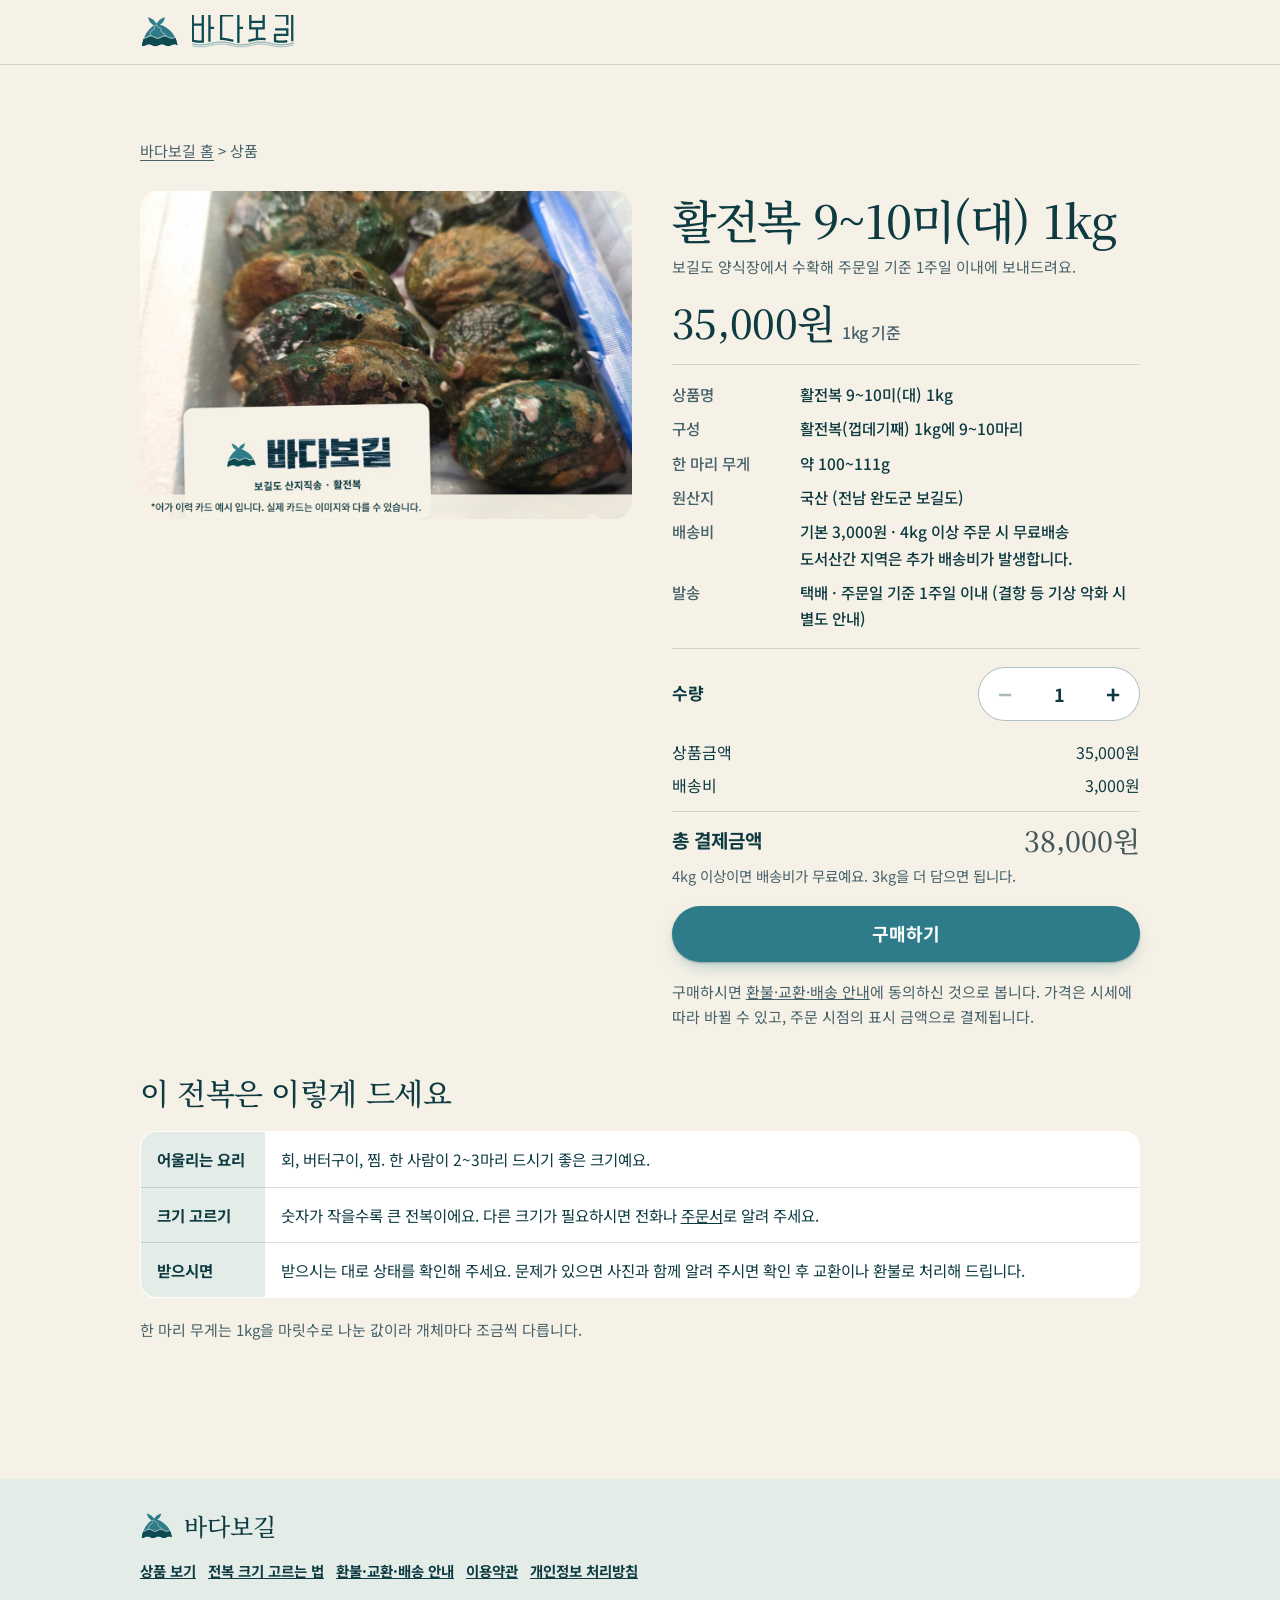
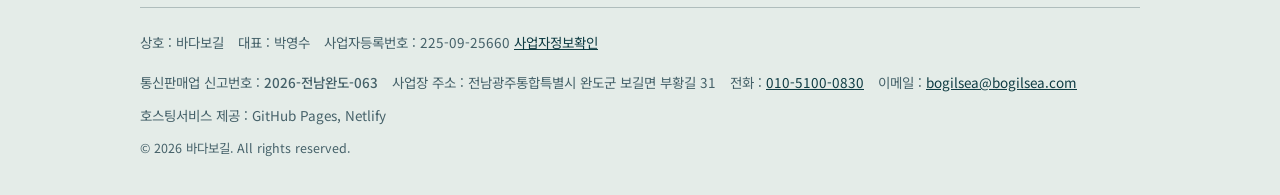
<file: shop.html>
<!doctype html>
<html lang="ko">
<head>
<meta charset="utf-8">
<meta name="viewport" content="width=device-width, initial-scale=1, viewport-fit=cover">
<title>보길도 활전복 9~10미(대) 1kg 산지직송 | 바다보길</title>
<meta name="description" content="완도 보길도 양식장에서 수확한 활전복 9~10미(대) 1kg 산지직송. 회·버터구이·찜에 어울리는 크기. 기본 배송비 3,000원, 4kg 이상 무료배송.">
<meta name="robots" content="index,follow">
<meta name="theme-color" content="#F6F1E6">
<meta name="color-scheme" content="light">
<link rel="canonical" href="https://badabogil.com/shop.html">
<link rel="icon" href="/favicon.svg" type="image/svg+xml">
<link rel="preconnect" href="https://fonts.googleapis.com">
<link rel="preconnect" href="https://fonts.gstatic.com" crossorigin>
<link href="https://fonts.googleapis.com/css2?family=Noto+Serif+KR:wght@300;500;700&family=Noto+Sans+KR:wght@400;500;700&display=swap" rel="stylesheet">
<link rel="stylesheet" href="/shop.css">
</head>
<body>
<a class="skip" href="#main">본문으로 바로가기</a>
<svg width="0" height="0" style="position:absolute" aria-hidden="true" focusable="false">
  <defs>
    <linearGradient id="nacre" x1="0" y1="0" x2="1" y2="1"><stop offset="0" stop-color="#CFE0DE"/><stop offset=".4" stop-color="#8DB9BF"/><stop offset=".75" stop-color="#5FA0AB"/><stop offset="1" stop-color="#BFD6D6"/></linearGradient>
    <mask id="holes"><rect width="200" height="200" fill="#fff"/><circle cx="112" cy="58" r="6" fill="#000"/><circle cx="134" cy="58" r="6.5" fill="#000"/><circle cx="156" cy="65" r="7" fill="#000"/></mask>
    <symbol id="isle" viewBox="0 0 200 200"><g transform="translate(100,100) scale(.58) translate(-200,-258)"><path d="M45,372 C58,285 108,214 170,188 C245,196 335,258 352,372 L352.0,372.0 L346.9,369.7 L341.8,367.6 L336.6,365.9 L331.5,364.6 L326.4,364.0 L321.3,364.1 L316.2,364.9 L311.1,366.2 L305.9,368.1 L300.8,370.3 L295.7,372.6 L290.6,374.9 L285.5,376.9 L280.4,378.5 L275.2,379.6 L270.1,380.0 L265.0,379.7 L259.9,378.8 L254.8,377.3 L249.7,375.4 L244.6,373.2 L239.4,370.8 L234.3,368.6 L229.2,366.7 L224.1,365.2 L219.0,364.3 L213.8,364.0 L208.7,364.4 L203.6,365.5 L198.5,367.1 L193.4,369.1 L188.3,371.4 L183.2,373.7 L178.0,375.9 L172.9,377.8 L167.8,379.1 L162.7,379.9 L157.6,380.0 L152.4,379.4 L147.3,378.1 L142.2,376.4 L137.1,374.3 L132.0,372.0 L126.9,369.7 L121.8,367.6 L116.6,365.8 L111.5,364.6 L106.4,364.0 L101.3,364.1 L96.2,364.9 L91.1,366.2 L85.9,368.1 L80.8,370.3 L75.7,372.6 L70.6,374.9 L65.5,376.9 L60.4,378.5 L55.2,379.6 L50.1,380.0 L45.0,379.7 Z" fill="#2E7C8A"/><clipPath id="cbsy"><path d="M45,372 C58,285 108,214 170,188 C245,196 335,258 352,372 L352.0,372.0 L346.9,369.7 L341.8,367.6 L336.6,365.9 L331.5,364.6 L326.4,364.0 L321.3,364.1 L316.2,364.9 L311.1,366.2 L305.9,368.1 L300.8,370.3 L295.7,372.6 L290.6,374.9 L285.5,376.9 L280.4,378.5 L275.2,379.6 L270.1,380.0 L265.0,379.7 L259.9,378.8 L254.8,377.3 L249.7,375.4 L244.6,373.2 L239.4,370.8 L234.3,368.6 L229.2,366.7 L224.1,365.2 L219.0,364.3 L213.8,364.0 L208.7,364.4 L203.6,365.5 L198.5,367.1 L193.4,369.1 L188.3,371.4 L183.2,373.7 L178.0,375.9 L172.9,377.8 L167.8,379.1 L162.7,379.9 L157.6,380.0 L152.4,379.4 L147.3,378.1 L142.2,376.4 L137.1,374.3 L132.0,372.0 L126.9,369.7 L121.8,367.6 L116.6,365.8 L111.5,364.6 L106.4,364.0 L101.3,364.1 L96.2,364.9 L91.1,366.2 L85.9,368.1 L80.8,370.3 L75.7,372.6 L70.6,374.9 L65.5,376.9 L60.4,378.5 L55.2,379.6 L50.1,380.0 L45.0,379.7 Z"/></clipPath><g clip-path="url(#cbsy)"><path d="M30,430 L30.0,302.0 L35.7,304.9 L41.3,307.6 L47.0,309.8 L52.7,311.3 L58.3,312.0 L64.0,311.8 L69.7,310.7 L75.3,308.9 L81.0,306.5 L86.7,303.7 L92.3,300.8 L98.0,297.9 L103.7,295.4 L109.3,293.5 L115.0,292.3 L120.7,292.0 L126.3,292.5 L132.0,293.9 L137.7,296.0 L143.3,298.6 L149.0,301.5 L154.7,304.4 L160.3,307.2 L166.0,309.4 L171.7,311.1 L177.3,311.9 L183.0,311.9 L188.7,311.0 L194.3,309.3 L200.0,307.0 L205.7,304.2 L211.3,301.3 L217.0,298.4 L222.7,295.8 L228.3,293.8 L234.0,292.5 L239.7,292.0 L245.3,292.4 L251.0,293.6 L256.7,295.6 L262.3,298.1 L268.0,301.0 L273.7,303.9 L279.3,306.7 L285.0,309.1 L290.7,310.8 L296.3,311.8 L302.0,311.9 L307.7,311.2 L313.3,309.7 L319.0,307.4 L324.7,304.8 L330.3,301.8 L336.0,298.9 L341.7,296.3 L347.3,294.1 L353.0,292.7 L358.7,292.0 L364.3,292.3 L370.0,293.3 L370,430 Z" fill="#0E4A52"/><path d="M30.0,302.0 L35.7,304.9 L41.3,307.6 L47.0,309.8 L52.7,311.3 L58.3,312.0 L64.0,311.8 L69.7,310.7 L75.3,308.9 L81.0,306.5 L86.7,303.7 L92.3,300.8 L98.0,297.9 L103.7,295.4 L109.3,293.5 L115.0,292.3 L120.7,292.0 L126.3,292.5 L132.0,293.9 L137.7,296.0 L143.3,298.6 L149.0,301.5 L154.7,304.4 L160.3,307.2 L166.0,309.4 L171.7,311.1 L177.3,311.9 L183.0,311.9 L188.7,311.0 L194.3,309.3 L200.0,307.0 L205.7,304.2 L211.3,301.3 L217.0,298.4 L222.7,295.8 L228.3,293.8 L234.0,292.5 L239.7,292.0 L245.3,292.4 L251.0,293.6 L256.7,295.6 L262.3,298.1 L268.0,301.0 L273.7,303.9 L279.3,306.7 L285.0,309.1 L290.7,310.8 L296.3,311.8 L302.0,311.9 L307.7,311.2 L313.3,309.7 L319.0,307.4 L324.7,304.8 L330.3,301.8 L336.0,298.9 L341.7,296.3 L347.3,294.1 L353.0,292.7 L358.7,292.0 L364.3,292.3 L370.0,293.3" stroke="#F6F1E6" stroke-width="7" fill="none"/><path d="M170.0,192.0 L167.8,193.0 L165.6,194.1 L163.6,195.2 L161.6,196.4 L159.9,197.8 L158.3,199.2 L156.9,200.8 L155.7,202.5 L154.8,204.4 L154.0,206.4 L153.5,208.6 L153.1,210.8 L152.8,213.2 L152.6,215.6 L152.5,218.0 L152.4,220.4 L152.2,222.8 L151.9,225.2 L151.5,227.4 L151.0,229.6 L150.2,231.6 L149.3,233.5 L148.1,235.2 L146.7,236.8 L145.1,238.2 L143.4,239.6 L141.4,240.8 L139.4,241.9 L137.2,243.0 L135.0,244.0 L132.8,245.0 L130.6,246.1 L128.6,247.2 L126.6,248.4 L124.9,249.8 L123.3,251.2 L121.9,252.8 L120.7,254.5 L119.8,256.4 L119.0,258.4 L118.5,260.6 L118.1,262.8 L117.8,265.2 L117.6,267.6 L117.5,270.0 L117.4,272.4 L117.2,274.8 L116.9,277.2 L116.5,279.4 L116.0,281.6 L115.2,283.6 L114.3,285.5 L113.1,287.2 L111.7,288.8 L110.1,290.2 L108.4,291.6 L106.4,292.8 L104.4,293.9 L102.2,295.0 L100.0,296.0" stroke="#F6F1E6" stroke-width="5" fill="none"/><path d="M170.0,192.0 L170.3,194.5 L170.7,197.0 L171.2,199.4 L171.8,201.7 L172.5,203.8 L173.5,205.9 L174.6,207.8 L175.9,209.5 L177.5,211.1 L179.2,212.5 L181.1,213.8 L183.2,215.0 L185.4,216.0 L187.7,217.0 L190.0,218.0 L192.3,219.0 L194.6,220.0 L196.8,221.0 L198.9,222.2 L200.8,223.5 L202.5,224.9 L204.1,226.5 L205.4,228.2 L206.5,230.1 L207.5,232.2 L208.2,234.3 L208.8,236.6 L209.3,239.0 L209.7,241.5 L210.0,244.0 L210.3,246.5 L210.7,249.0 L211.2,251.4 L211.8,253.7 L212.5,255.8 L213.5,257.9 L214.6,259.8 L215.9,261.5 L217.5,263.1 L219.2,264.5 L221.1,265.8 L223.2,267.0 L225.4,268.0 L227.7,269.0 L230.0,270.0 L232.3,271.0 L234.6,272.0 L236.8,273.0 L238.9,274.2 L240.8,275.5 L242.5,276.9 L244.1,278.5 L245.4,280.2 L246.5,282.1 L247.5,284.2 L248.2,286.3 L248.8,288.6 L249.3,291.0 L249.7,293.5 L250.0,296.0" stroke="#F6F1E6" stroke-width="5" fill="none"/></g><path d="M166.0,188.0 L140.0,158.0 L104.0,138.0 L118.0,170.0 L146.0,194.0 Z" fill="#2E7C8A" stroke="#2E7C8A" stroke-width="12" stroke-linejoin="round"/><path d="M174.0,188.0 L200.0,158.0 L236.0,138.0 L222.0,170.0 L194.0,194.0 Z" fill="#2E7C8A" stroke="#2E7C8A" stroke-width="12" stroke-linejoin="round"/></g></symbol>
    <symbol id="wm2" viewBox="26 46 3688 1223"><path d="M3618,1032.3 L3618,1033.1 L3618.2,1033.9 L3618.3,1034.6 L3618.6,1035.4 L3618.9,1036.1 L3619.3,1036.7 L3619.8,1037.4 L3620.3,1038 L3620.9,1038.5 L3621.6,1039 L3622.2,1039.4 L3622.9,1039.7 L3623.7,1040 L3624.4,1040.1 L3625.2,1040.3 L3626,1040.3 L3694,1040.3 L3694.8,1040.3 L3695.6,1040.1 L3696.3,1040 L3697.1,1039.7 L3697.8,1039.4 L3698.4,1039 L3699.1,1038.5 L3699.7,1038 L3700.2,1037.4 L3700.7,1036.7 L3701.1,1036.1 L3701.4,1035.4 L3701.7,1034.6 L3701.8,1033.9 L3702,1033.1 L3702,1032.3 L3702,66 L3702,65.2 L3701.8,64.4 L3701.7,63.7 L3701.4,62.9 L3701.1,62.2 L3700.7,61.6 L3700.2,60.9 L3699.7,60.3 L3699.1,59.8 L3698.4,59.3 L3697.8,58.9 L3697.1,58.6 L3696.3,58.3 L3695.6,58.2 L3694.8,58 L3694,58 L3626,58 L3625.2,58 L3624.4,58.2 L3623.7,58.3 L3622.9,58.6 L3622.2,58.9 L3621.6,59.3 L3620.9,59.8 L3620.3,60.3 L3619.8,60.9 L3619.3,61.6 L3618.9,62.2 L3618.6,62.9 L3618.3,63.7 L3618.2,64.4 L3618,65.2 L3618,66 L3618,1032.3Z M3048,567 L3047.2,567 L3046.4,567.2 L3045.7,567.3 L3044.9,567.6 L3044.2,567.9 L3043.6,568.3 L3042.9,568.8 L3042.3,569.3 L3041.8,569.9 L3041.3,570.6 L3040.9,571.2 L3040.6,571.9 L3040.3,572.7 L3040.2,573.4 L3040,574.2 L3040,575 L3040,643 L3040,643.8 L3040.2,644.6 L3040.3,645.3 L3040.6,646.1 L3040.9,646.8 L3041.3,647.4 L3041.8,648.1 L3042.3,648.7 L3042.9,649.2 L3043.6,649.7 L3044.2,650.1 L3044.9,650.4 L3045.7,650.7 L3046.4,650.8 L3047.2,651 L3048,651 L3437.8,651 L3438,651 L3438,651.2 L3438,762.8 L3438,763 L3437.8,763 L3006,763 L3005.2,763 L3004.4,763.2 L3003.7,763.3 L3002.9,763.6 L3002.2,763.9 L3001.6,764.3 L3000.9,764.8 L3000.3,765.3 L2999.8,765.9 L2999.3,766.6 L2998.9,767.2 L2998.6,767.9 L2998.3,768.7 L2998.2,769.4 L2998,770.2 L2998,771 L2998,1058.8 L2998,1059.6 L2998.2,1060.4 L2998.4,1061.1 L2998.6,1061.9 L2999,1062.6 L2999.4,1063.3 L2999.9,1063.9 L3000.4,1064.5 L3001,1065 L3001.6,1065.5 L3002.3,1065.9 L3003,1066.2 L3003.8,1066.5 L3004.6,1066.6 L3043.6,1073.7 L3043.7,1073.8 L3055,1075.7 L3055.1,1075.7 L3066.2,1077.5 L3077.4,1079.4 L3077.4,1079.4 L3088.7,1081.1 L3088.8,1081.1 L3100.1,1082.8 L3100.2,1082.8 L3111.5,1084.3 L3111.5,1084.3 L3122.8,1085.8 L3122.9,1085.8 L3134.2,1087.1 L3134.3,1087.1 L3145.6,1088.4 L3145.7,1088.4 L3157.1,1089.5 L3157.3,1089.5 L3168.6,1090.5 L3179.7,1091.4 L3179.8,1091.4 L3191.1,1092.2 L3191.2,1092.2 L3202.6,1092.9 L3202.8,1092.9 L3225.4,1094 L3225.5,1094 L3237,1094.3 L3237.1,1094.3 L3248.4,1094.5 L3248.5,1094.5 L3259.9,1094.6 L3260.1,1094.6 L3282.7,1094.4 L3282.8,1094.4 L3294.3,1094.1 L3294.4,1094.1 L3305.7,1093.7 L3305.8,1093.7 L3317.1,1093.1 L3317.1,1093.1 L3328.4,1092.5 L3328.5,1092.5 L3339.8,1091.8 L3339.9,1091.8 L3351.4,1091 L3351.5,1091 L3374.1,1088.9 L3374.3,1088.9 L3385.6,1087.7 L3396.9,1086.4 L3397,1086.4 L3408.3,1085 L3419.6,1083.5 L3419.7,1083.5 L3431,1081.9 L3442.2,1080.2 L3442.3,1080.2 L3453.6,1078.5 L3453.6,1078.5 L3464.9,1076.6 L3465,1076.6 L3476.3,1074.7 L3476.4,1074.6 L3479.6,1074.1 L3480.4,1073.9 L3481.2,1073.6 L3481.9,1073.3 L3482.5,1072.9 L3483.2,1072.4 L3483.8,1071.9 L3484.3,1071.4 L3484.8,1070.7 L3485.2,1070.1 L3485.6,1069.4 L3485.8,1068.6 L3486,1067.9 L3486.2,1067.1 L3486.2,1066.3 L3486.2,1065.5 L3486.1,1064.8 L3473.9,997.8 L3473.7,997.1 L3473.5,996.3 L3473.2,995.6 L3472.8,994.9 L3472.3,994.3 L3471.8,993.7 L3471.2,993.2 L3470.6,992.7 L3469.9,992.3 L3469.2,991.9 L3468.5,991.7 L3467.7,991.5 L3467,991.3 L3466.2,991.3 L3465.4,991.3 L3464.6,991.4 L3461.7,991.9 L3451.1,993.8 L3440.4,995.5 L3429.8,997.2 L3419,998.7 L3408.4,1000.3 L3408.3,1000.3 L3397.7,1001.6 L3387.1,1003 L3387,1003 L3376.4,1004.1 L3365.9,1005.3 L3365.8,1005.3 L3344.6,1007.2 L3344.5,1007.2 L3334.2,1008 L3323.6,1008.7 L3312.9,1009.3 L3302.3,1009.7 L3291.7,1010.1 L3281.3,1010.4 L3281.2,1010.4 L3260,1010.6 L3260,1010.6 L3249.6,1010.5 L3239,1010.3 L3228.6,1010 L3228.5,1010 L3207.3,1009.1 L3207.3,1009.1 L3196.9,1008.4 L3186.3,1007.6 L3175.4,1006.7 L3164.8,1005.9 L3164.8,1005.9 L3154.4,1004.8 L3143.8,1003.7 L3133.2,1002.4 L3122.5,1001.1 L3111.9,999.6 L3101.3,998.1 L3090.6,996.4 L3082.2,995 L3082,995 L3082,994.8 L3082,847.2 L3082,847 L3082.2,847 L3514,847 L3514.8,847 L3515.6,846.8 L3516.3,846.7 L3517.1,846.4 L3517.8,846.1 L3518.4,845.7 L3519.1,845.2 L3519.7,844.7 L3520.2,844.1 L3520.7,843.4 L3521.1,842.8 L3521.4,842.1 L3521.7,841.3 L3521.8,840.6 L3522,839.8 L3522,839 L3522,575 L3522,574.2 L3521.8,573.4 L3521.7,572.7 L3521.4,571.9 L3521.1,571.2 L3520.7,570.6 L3520.2,569.9 L3519.7,569.3 L3519.1,568.8 L3518.4,568.3 L3517.8,567.9 L3517.1,567.6 L3516.3,567.3 L3515.6,567.2 L3514.8,567 L3514,567 L3048,567.0Z M3438,147 L3438,147.2 L3438,444.2 L3438,445 L3438.2,445.8 L3438.3,446.5 L3438.6,447.3 L3438.9,448 L3439.3,448.6 L3439.8,449.3 L3440.3,449.9 L3440.9,450.4 L3441.6,450.9 L3442.2,451.3 L3442.9,451.6 L3443.7,451.9 L3444.4,452 L3445.2,452.2 L3446,452.2 L3514,452.2 L3514.8,452.2 L3515.6,452 L3516.3,451.9 L3517.1,451.6 L3517.8,451.3 L3518.4,450.9 L3519.1,450.4 L3519.7,449.9 L3520.2,449.3 L3520.7,448.6 L3521.1,448 L3521.4,447.3 L3521.7,446.5 L3521.8,445.8 L3522,445 L3522,444.2 L3522,71 L3522,70.2 L3521.8,69.4 L3521.7,68.7 L3521.4,67.9 L3521.1,67.2 L3520.7,66.6 L3520.2,65.9 L3519.7,65.3 L3519.1,64.8 L3518.4,64.3 L3517.8,63.9 L3517.1,63.6 L3516.3,63.3 L3515.6,63.2 L3514.8,63 L3514,63 L3048,63 L3047.2,63 L3046.4,63.2 L3045.7,63.3 L3044.9,63.6 L3044.2,63.9 L3043.6,64.3 L3042.9,64.8 L3042.3,65.3 L3041.8,65.9 L3041.3,66.6 L3040.9,67.2 L3040.6,67.9 L3040.3,68.7 L3040.2,69.4 L3040,70.2 L3040,71 L3040,139 L3040,139.8 L3040.2,140.6 L3040.3,141.3 L3040.6,142.1 L3040.9,142.8 L3041.3,143.4 L3041.8,144.1 L3042.3,144.7 L3042.9,145.2 L3043.6,145.7 L3044.2,146.1 L3044.9,146.4 L3045.7,146.7 L3046.4,146.8 L3047.2,147 L3048,147 L3437.8,147 L3438,147.0Z M2192,298.2 L2192,298 L2192,66 L2192,65.2 L2191.8,64.4 L2191.7,63.7 L2191.4,62.9 L2191.1,62.2 L2190.7,61.6 L2190.2,60.9 L2189.7,60.3 L2189.1,59.8 L2188.4,59.3 L2187.8,58.9 L2187.1,58.6 L2186.3,58.3 L2185.6,58.2 L2184.8,58 L2184,58 L2116,58 L2115.2,58 L2114.4,58.2 L2113.7,58.3 L2112.9,58.6 L2112.2,58.9 L2111.6,59.3 L2110.9,59.8 L2110.3,60.3 L2109.8,60.9 L2109.3,61.6 L2108.9,62.2 L2108.6,62.9 L2108.3,63.7 L2108.2,64.4 L2108,65.2 L2108,66 L2108,609.4 L2108,610.2 L2108.2,611 L2108.3,611.7 L2108.6,612.5 L2108.9,613.2 L2109.3,613.8 L2109.8,614.5 L2110.3,615.1 L2110.9,615.6 L2111.6,616.1 L2112.2,616.5 L2112.9,616.8 L2113.7,617.1 L2114.4,617.2 L2115.2,617.4 L2116,617.4 L2347.8,617.4 L2348,617.4 L2348,617.6 L2348,923.2 L2348,923.4 L2347.8,923.5 L2336.7,925.3 L2336.7,925.3 L2320.8,927.9 L2320.7,927.9 L2304.8,930.8 L2304.7,930.8 L2273.4,936.9 L2273.4,936.9 L2257.6,940.1 L2257.5,940.1 L2226.2,946.7 L2226.1,946.8 L2210.5,950.2 L2179.4,957 L2179.4,957 L2163.9,960.5 L2148.4,963.9 L2148.4,963.9 L2132.9,967.4 L2117.7,970.7 L2102.3,974 L2086.8,977.3 L2079.1,979 L2078.3,979.2 L2077.6,979.4 L2076.9,979.8 L2076.2,980.2 L2075.6,980.7 L2075,981.2 L2074.5,981.8 L2074,982.4 L2073.6,983.1 L2073.3,983.8 L2073.1,984.6 L2072.9,985.3 L2072.8,986.1 L2072.7,986.9 L2072.8,987.7 L2072.9,988.4 L2087.1,1055 L2087.3,1055.7 L2087.6,1056.4 L2087.9,1057.2 L2088.3,1057.8 L2088.8,1058.4 L2089.3,1059 L2089.9,1059.5 L2090.5,1060 L2091.2,1060.4 L2091.9,1060.7 L2092.7,1061 L2093.4,1061.2 L2094.2,1061.3 L2095,1061.3 L2095.8,1061.2 L2096.6,1061.1 L2104.2,1059.5 L2119.7,1056.2 L2135.3,1052.9 L2135.4,1052.8 L2151.1,1049.4 L2151.1,1049.4 L2166.6,1045.9 L2182.1,1042.5 L2182.1,1042.5 L2197.6,1039 L2228.5,1032.2 L2243.8,1028.9 L2274.5,1022.3 L2274.5,1022.3 L2289.6,1019.3 L2320.2,1013.4 L2320.2,1013.4 L2335.2,1010.7 L2335.2,1010.7 L2350.3,1008.1 L2365.5,1005.7 L2380.5,1003.4 L2380.6,1003.4 L2395.5,1001.3 L2410.6,999.4 L2410.6,999.4 L2425.4,997.7 L2425.5,997.7 L2440.4,996.2 L2455.3,994.9 L2455.4,994.9 L2470.2,993.8 L2470.2,993.8 L2485.1,992.9 L2485.2,992.9 L2500.1,992.3 L2500.2,992.3 L2514.9,991.8 L2515,991.8 L2529.9,991.6 L2544.7,991.5 L2544.8,991.5 L2559.5,991.8 L2574.5,992.2 L2574.5,992.2 L2589.3,992.8 L2589.4,992.8 L2604.1,993.7 L2604.2,993.7 L2619.1,994.9 L2634.1,996.1 L2634.1,996.1 L2648.9,997.6 L2648.9,997.7 L2664,999.4 L2679,1001.2 L2679,1001.2 L2686.2,1002.3 L2687,1002.3 L2687.7,1002.3 L2688.5,1002.2 L2689.3,1002.1 L2690,1001.9 L2690.8,1001.5 L2691.5,1001.2 L2692.1,1000.7 L2692.7,1000.2 L2693.3,999.7 L2693.8,999.1 L2694.2,998.4 L2694.6,997.7 L2694.9,997 L2695.1,996.2 L2695.2,995.5 L2704.8,928.1 L2704.8,927.4 L2704.8,926.6 L2704.8,925.8 L2704.6,925 L2704.4,924.3 L2704.1,923.5 L2703.7,922.9 L2703.3,922.2 L2702.8,921.6 L2702.2,921.1 L2701.6,920.6 L2700.9,920.1 L2700.2,919.8 L2699.5,919.5 L2698.8,919.2 L2698,919.1 L2690.1,918 L2689.9,918 L2674,916 L2674,916 L2658.1,914.2 L2658,914.1 L2642,912.5 L2641.8,912.5 L2625.9,911.1 L2625.9,911.1 L2609.9,909.9 L2609.8,909.9 L2593.7,909 L2593.6,909 L2577.6,908.2 L2577.4,908.2 L2561.5,907.8 L2561.4,907.8 L2545.4,907.5 L2545.2,907.5 L2529.1,907.6 L2529.1,907.6 L2513.1,907.8 L2513,907.8 L2496.9,908.3 L2496.8,908.3 L2480.9,909.1 L2480.8,909.1 L2464.8,910 L2464.7,910 L2448.7,911.1 L2448.5,911.1 L2432.6,912.6 L2432.6,912.6 L2432.2,912.6 L2432,912.6 L2432,912.4 L2432,617.6 L2432,617.4 L2432.2,617.4 L2664,617.4 L2664.8,617.4 L2665.6,617.2 L2666.3,617.1 L2667.1,616.8 L2667.8,616.5 L2668.4,616.1 L2669.1,615.6 L2669.7,615.1 L2670.2,614.5 L2670.7,613.8 L2671.1,613.2 L2671.4,612.5 L2671.7,611.7 L2671.8,611 L2672,610.2 L2672,609.4 L2672,66 L2672,65.2 L2671.8,64.4 L2671.7,63.7 L2671.4,62.9 L2671.1,62.2 L2670.7,61.6 L2670.2,60.9 L2669.7,60.3 L2669.1,59.8 L2668.4,59.3 L2667.8,58.9 L2667.1,58.6 L2666.3,58.3 L2665.6,58.2 L2664.8,58 L2664,58 L2596,58 L2595.2,58 L2594.4,58.2 L2593.7,58.3 L2592.9,58.6 L2592.2,58.9 L2591.6,59.3 L2590.9,59.8 L2590.3,60.3 L2589.8,60.9 L2589.3,61.6 L2588.9,62.2 L2588.6,62.9 L2588.3,63.7 L2588.2,64.4 L2588,65.2 L2588,66 L2588,298 L2588,298.2 L2587.8,298.2 L2192.2,298.2 L2192,298.2Z M2192,382.2 L2192.2,382.2 L2587.8,382.2 L2588,382.2 L2588,382.4 L2588,533.2 L2588,533.4 L2587.8,533.4 L2192.2,533.4 L2192,533.4 L2192,533.2 L2192,382.4 L2192,382.2Z M1762,511 L1762,510.8 L1762,66 L1762,65.2 L1761.8,64.4 L1761.7,63.7 L1761.4,62.9 L1761.1,62.2 L1760.7,61.6 L1760.2,60.9 L1759.7,60.3 L1759.1,59.8 L1758.4,59.3 L1757.8,58.9 L1757.1,58.6 L1756.3,58.3 L1755.6,58.2 L1754.8,58 L1754,58 L1686,58 L1685.2,58 L1684.4,58.2 L1683.7,58.3 L1682.9,58.6 L1682.2,58.9 L1681.6,59.3 L1680.9,59.8 L1680.3,60.3 L1679.8,60.9 L1679.3,61.6 L1678.9,62.2 L1678.6,62.9 L1678.3,63.7 L1678.2,64.4 L1678,65.2 L1678,66 L1678,1087.5 L1678,1088.3 L1678.2,1089.1 L1678.3,1089.8 L1678.6,1090.6 L1678.9,1091.3 L1679.3,1091.9 L1679.8,1092.6 L1680.3,1093.2 L1680.9,1093.7 L1681.6,1094.2 L1682.2,1094.6 L1682.9,1094.9 L1683.7,1095.2 L1684.4,1095.3 L1685.2,1095.5 L1686,1095.5 L1754,1095.5 L1754.8,1095.5 L1755.6,1095.3 L1756.3,1095.2 L1757.1,1094.9 L1757.8,1094.6 L1758.4,1094.2 L1759.1,1093.7 L1759.7,1093.2 L1760.2,1092.6 L1760.7,1091.9 L1761.1,1091.3 L1761.4,1090.6 L1761.7,1089.8 L1761.8,1089.1 L1762,1088.3 L1762,1087.5 L1762,595.2 L1762,595 L1762.2,595 L1882,595 L1882.8,595 L1883.6,594.8 L1884.3,594.7 L1885.1,594.4 L1885.8,594.1 L1886.4,593.7 L1887.1,593.2 L1887.7,592.7 L1888.2,592.1 L1888.7,591.4 L1889.1,590.8 L1889.4,590.1 L1889.7,589.3 L1889.8,588.6 L1890,587.8 L1890,587 L1890,519 L1890,518.2 L1889.8,517.4 L1889.7,516.7 L1889.4,515.9 L1889.1,515.2 L1888.7,514.6 L1888.2,513.9 L1887.7,513.3 L1887.1,512.8 L1886.4,512.3 L1885.8,511.9 L1885.1,511.6 L1884.3,511.3 L1883.6,511.2 L1882.8,511 L1882,511 L1762.2,511 L1762,511.0Z M1131.1,992.5 L1131.1,992.5 L1152.3,993.6 L1152.4,993.6 L1173.5,995.2 L1173.6,995.2 L1184,996.1 L1194.6,997.2 L1205.2,998.3 L1215.8,999.6 L1226.5,1000.9 L1237.1,1002.4 L1258.6,1005.5 L1258.6,1005.5 L1269.2,1007.2 L1280,1009 L1290.6,1010.8 L1312.3,1014.8 L1322.9,1016.8 L1333.8,1019 L1344.5,1021.1 L1355.4,1023.4 L1366.4,1025.7 L1377.2,1028 L1388,1030.3 L1399,1032.7 L1409.8,1035.1 L1420.8,1037.6 L1420.9,1037.6 L1431.8,1040 L1442.8,1042.5 L1442.9,1042.5 L1453.8,1044.9 L1464.8,1047.4 L1464.9,1047.4 L1476,1049.8 L1487,1052.2 L1509.2,1057.1 L1509.3,1057.1 L1520.4,1059.4 L1523.6,1060.1 L1524.3,1060.2 L1525.1,1060.2 L1525.9,1060.2 L1526.7,1060.1 L1527.5,1059.9 L1528.2,1059.7 L1528.9,1059.3 L1529.6,1058.9 L1530.2,1058.5 L1530.8,1058 L1531.3,1057.4 L1531.8,1056.8 L1532.2,1056.1 L1532.6,1055.4 L1532.8,1054.6 L1533,1053.9 L1547,987.3 L1547.1,986.5 L1547.1,985.8 L1547.1,985 L1547,984.2 L1546.8,983.4 L1546.5,982.7 L1546.2,982 L1545.8,981.3 L1545.4,980.7 L1544.8,980.1 L1544.3,979.5 L1543.6,979.1 L1543,978.7 L1542.3,978.3 L1541.5,978 L1540.8,977.9 L1537.6,977.2 L1526.8,974.9 L1505,970.2 L1494,967.8 L1483.2,965.4 L1472.2,962.9 L1472.1,962.9 L1461.2,960.5 L1450.2,958 L1450.1,958 L1439.2,955.6 L1428.2,953.1 L1428.1,953.1 L1417,950.7 L1406,948.3 L1394.8,945.8 L1394.7,945.8 L1383.6,943.5 L1372.6,941.2 L1361.5,938.9 L1361.4,938.8 L1350.2,936.6 L1339.1,934.4 L1339,934.4 L1327.7,932.2 L1327.7,932.2 L1305.4,928.2 L1305.3,928.1 L1294,926.2 L1293.9,926.2 L1282.8,924.4 L1271.5,922.5 L1271.3,922.5 L1248.9,919.2 L1248.8,919.2 L1237.5,917.7 L1237.5,917.7 L1226.2,916.2 L1226.1,916.2 L1214.8,914.9 L1214.7,914.9 L1203.4,913.6 L1203.3,913.6 L1192,912.5 L1192,912.5 L1180.5,911.4 L1180.4,911.4 L1157.7,909.8 L1157.6,909.8 L1142.2,908.9 L1142,908.9 L1142,908.7 L1142,147.2 L1142,147 L1142.2,147 L1532,147 L1532.8,147 L1533.6,146.8 L1534.3,146.7 L1535.1,146.4 L1535.8,146.1 L1536.4,145.7 L1537.1,145.2 L1537.7,144.7 L1538.2,144.1 L1538.7,143.4 L1539.1,142.8 L1539.4,142.1 L1539.7,141.3 L1539.8,140.6 L1540,139.8 L1540,139 L1540,71 L1540,70.2 L1539.8,69.4 L1539.7,68.7 L1539.4,67.9 L1539.1,67.2 L1538.7,66.6 L1538.2,65.9 L1537.7,65.3 L1537.1,64.8 L1536.4,64.3 L1535.8,63.9 L1535.1,63.6 L1534.3,63.3 L1533.6,63.2 L1532.8,63 L1532,63 L1066,63 L1065.2,63 L1064.4,63.2 L1063.7,63.3 L1062.9,63.6 L1062.2,63.9 L1061.6,64.3 L1060.9,64.8 L1060.3,65.3 L1059.8,65.9 L1059.3,66.6 L1058.9,67.2 L1058.6,67.9 L1058.3,68.7 L1058.2,69.4 L1058,70.2 L1058,71 L1058,983 L1058,983.8 L1058.2,984.5 L1058.3,985.3 L1058.6,986 L1058.9,986.7 L1059.3,987.4 L1059.8,988 L1060.3,988.6 L1060.9,989.1 L1061.5,989.6 L1062.1,990 L1062.8,990.3 L1063.6,990.6 L1064.3,990.8 L1065.1,990.9 L1065.9,991 L1110,991.8 L1120.6,992.1 L1131.1,992.5Z M722,511 L722,510.8 L722,66 L722,65.2 L721.8,64.4 L721.7,63.7 L721.4,62.9 L721.1,62.2 L720.7,61.6 L720.2,60.9 L719.7,60.3 L719.1,59.8 L718.4,59.3 L717.8,58.9 L717.1,58.6 L716.3,58.3 L715.6,58.2 L714.8,58 L714,58 L646,58 L645.2,58 L644.4,58.2 L643.7,58.3 L642.9,58.6 L642.2,58.9 L641.6,59.3 L640.9,59.8 L640.3,60.3 L639.8,60.9 L639.3,61.6 L638.9,62.2 L638.6,62.9 L638.3,63.7 L638.2,64.4 L638,65.2 L638,66 L638,1050.1 L638,1050.9 L638.2,1051.7 L638.3,1052.4 L638.6,1053.2 L638.9,1053.9 L639.3,1054.5 L639.8,1055.2 L640.3,1055.8 L640.9,1056.3 L641.6,1056.8 L642.2,1057.2 L642.9,1057.5 L643.7,1057.8 L644.4,1057.9 L645.2,1058.1 L646,1058.1 L714,1058.1 L714.8,1058.1 L715.6,1057.9 L716.3,1057.8 L717.1,1057.5 L717.8,1057.2 L718.4,1056.8 L719.1,1056.3 L719.7,1055.8 L720.2,1055.2 L720.7,1054.5 L721.1,1053.9 L721.4,1053.2 L721.7,1052.4 L721.8,1051.7 L722,1050.9 L722,1050.1 L722,595.2 L722,595 L722.2,595 L842,595 L842.8,595 L843.6,594.8 L844.3,594.7 L845.1,594.4 L845.8,594.1 L846.4,593.7 L847.1,593.2 L847.7,592.7 L848.2,592.1 L848.7,591.4 L849.1,590.8 L849.4,590.1 L849.7,589.3 L849.8,588.6 L850,587.8 L850,587 L850,519 L850,518.2 L849.8,517.4 L849.7,516.7 L849.4,515.9 L849.1,515.2 L848.7,514.6 L848.2,513.9 L847.7,513.3 L847.1,512.8 L846.4,512.3 L845.8,511.9 L845.1,511.6 L844.3,511.3 L843.6,511.2 L842.8,511 L842,511 L722.2,511 L722,511.0Z M122,66 L122,65.2 L121.8,64.4 L121.7,63.7 L121.4,62.9 L121.1,62.2 L120.7,61.6 L120.2,60.9 L119.7,60.3 L119.1,59.8 L118.4,59.3 L117.8,58.9 L117.1,58.6 L116.3,58.3 L115.6,58.2 L114.8,58 L114,58 L46,58 L45.2,58 L44.4,58.2 L43.7,58.3 L42.9,58.6 L42.2,58.9 L41.6,59.3 L40.9,59.8 L40.3,60.3 L39.8,60.9 L39.3,61.6 L38.9,62.2 L38.6,62.9 L38.3,63.7 L38.2,64.4 L38,65.2 L38,66 L38,1046.1 L38,1046.8 L38.2,1047.6 L38.3,1048.4 L38.6,1049.1 L38.9,1049.8 L39.3,1050.5 L39.8,1051.1 L40.3,1051.7 L40.9,1052.2 L41.5,1052.7 L42.2,1053.1 L42.9,1053.4 L43.6,1053.7 L44.3,1053.9 L89.5,1063.4 L89.6,1063.4 L98.8,1065.3 L107.9,1067.1 L108,1067.1 L117.2,1068.9 L135.4,1072.3 L135.5,1072.3 L144.8,1074 L144.9,1074 L153.9,1075.5 L153.9,1075.5 L163,1077.1 L163.2,1077.1 L172.5,1078.6 L190.7,1081.4 L190.8,1081.4 L200.2,1082.8 L200.3,1082.8 L209.4,1084 L218.6,1085.3 L218.7,1085.3 L228.1,1086.4 L228.2,1086.4 L246.5,1088.5 L246.6,1088.5 L256,1089.4 L256.1,1089.4 L265.5,1090.3 L265.6,1090.3 L274.7,1091 L283.9,1091.7 L284,1091.7 L293.2,1092.3 L302.6,1092.9 L302.8,1092.9 L312.1,1093.4 L321.3,1093.8 L321.4,1093.8 L330.8,1094.1 L330.9,1094.1 L349.3,1094.5 L349.3,1094.5 L358.9,1094.6 L359.1,1094.6 L368.2,1094.5 L368.3,1094.5 L377.4,1094.5 L377.6,1094.5 L387.1,1094.3 L387.2,1094.3 L405.6,1093.7 L405.7,1093.7 L414.9,1093.3 L424.2,1092.8 L424.4,1092.8 L433.8,1092.2 L474.5,1089.5 L475.3,1089.4 L476.1,1089.2 L476.9,1089 L477.6,1088.6 L478.3,1088.3 L479,1087.8 L479.6,1087.3 L480.1,1086.7 L480.6,1086 L481,1085.4 L481.4,1084.6 L481.6,1083.9 L481.8,1083.1 L482,1082.3 L482,1081.5 L482,66 L482,65.2 L481.8,64.4 L481.7,63.7 L481.4,62.9 L481.1,62.2 L480.7,61.6 L480.2,60.9 L479.7,60.3 L479.1,59.8 L478.4,59.3 L477.8,58.9 L477.1,58.6 L476.3,58.3 L475.6,58.2 L474.8,58 L474,58 L406,58 L405.2,58 L404.4,58.2 L403.7,58.3 L402.9,58.6 L402.2,58.9 L401.6,59.3 L400.9,59.8 L400.3,60.3 L399.8,60.9 L399.3,61.6 L398.9,62.2 L398.6,62.9 L398.3,63.7 L398.2,64.4 L398,65.2 L398,66 L398,398.8 L398,399 L397.8,399 L122.2,399 L122,399 L122,398.8 L122,66.0Z M122,483 L122.2,483 L397.8,483 L398,483 L398,483.2 L398,1009.7 L398,1009.9 L397.8,1009.9 L384.9,1010.3 L384.8,1010.3 L376.6,1010.5 L376.5,1010.5 L367.8,1010.5 L367.7,1010.5 L359,1010.6 L359,1010.6 L350.7,1010.5 L350.7,1010.5 L333.2,1010.1 L333.1,1010.1 L324.7,1009.8 L324.6,1009.8 L315.9,1009.4 L307.4,1009.1 L307.3,1009.1 L298.8,1008.5 L290,1007.9 L290,1007.9 L281.3,1007.2 L272.5,1006.5 L272.5,1006.5 L264,1005.8 L263.9,1005.8 L255.4,1004.9 L255.4,1004.9 L237.9,1003 L237.8,1003 L229.3,1001.9 L229.3,1001.9 L220.6,1000.8 L211.8,999.6 L211.8,999.6 L203.3,998.4 L203.2,998.4 L185.5,995.6 L176.9,994.3 L176.9,994.3 L168.2,992.7 L168.1,992.7 L159.1,991.2 L159.1,991.2 L150.6,989.7 L150.6,989.7 L132.8,986.3 L124,984.7 L124,984.7 L122.2,984.3 L122,984.3 L122,984.1 L122,483.2 L122,483.0Z" fill="#0E4A52" fill-rule="evenodd"/><path d="M80,1134 L98,1137 L116,1141 L134,1144 L152,1148 L171,1151 L189,1154 L207,1156 L225,1159 L243,1161 L261,1163 L279,1164 L297,1166 L315,1166 L334,1167 L352,1168 L370,1168 L388,1167 L406,1167 L424,1166 L442,1165 L460,1163 L478,1161 L497,1159 L515,1157 L533,1154 L551,1151 L569,1148 L587,1145 L605,1142 L623,1138 L641,1134 L660,1130 L678,1127 L696,1123 L714,1119 L732,1114 L750,1110 L768,1106 L786,1103 L804,1099 L823,1095 L841,1091 L859,1088 L877,1085 L895,1081 L913,1079 L931,1076 L949,1073 L967,1071 L986,1069 L1004,1068 L1022,1067 L1040,1066 L1058,1065 L1076,1065 L1094,1065 L1112,1065 L1130,1065 L1148,1066 L1167,1068 L1185,1069 L1203,1071 L1221,1073 L1239,1075 L1257,1078 L1275,1081 L1293,1084 L1311,1087 L1330,1090 L1348,1094 L1366,1098 L1384,1101 L1402,1105 L1420,1109 L1438,1113 L1456,1117 L1474,1121 L1493,1125 L1511,1129 L1529,1133 L1547,1137 L1565,1141 L1583,1144 L1601,1147 L1619,1151 L1637,1153 L1656,1156 L1674,1159 L1692,1161 L1710,1163 L1728,1164 L1746,1165 L1764,1166 L1782,1167 L1800,1167 L1819,1168 L1837,1167 L1855,1167 L1873,1166 L1891,1165 L1909,1163 L1927,1161 L1945,1159 L1963,1157 L1982,1154 L2000,1152 L2018,1148 L2036,1145 L2054,1142 L2072,1138 L2090,1135 L2108,1131 L2126,1127 L2145,1123 L2163,1119 L2181,1115 L2199,1111 L2217,1107 L2235,1103 L2253,1099 L2271,1095 L2289,1092 L2308,1088 L2326,1085 L2344,1082 L2362,1079 L2380,1076 L2398,1074 L2416,1071 L2434,1070 L2452,1068 L2471,1067 L2489,1066 L2507,1065 L2525,1065 L2543,1065 L2561,1065 L2579,1065 L2597,1066 L2615,1067 L2634,1069 L2652,1071 L2670,1073 L2688,1075 L2706,1078 L2724,1080 L2742,1083 L2760,1087 L2778,1090 L2796,1094 L2815,1097 L2833,1101 L2851,1105 L2869,1109 L2887,1113 L2905,1117 L2923,1121 L2941,1125 L2959,1129 L2978,1133 L2996,1137 L3014,1140 L3032,1144 L3050,1147 L3068,1150 L3086,1153 L3104,1156 L3122,1158 L3141,1161 L3159,1162 L3177,1164 L3195,1165 L3213,1166 L3231,1167 L3249,1167 L3267,1168 L3285,1167 L3304,1167 L3322,1166 L3340,1165 L3358,1163 L3376,1161 L3394,1159 L3412,1157 L3430,1155 L3448,1152 L3467,1149 L3485,1145 L3503,1142 L3521,1138 L3539,1135 L3557,1131 L3575,1127 L3593,1123 L3611,1119 L3630,1115 L3648,1111 L3666,1107 L3684,1103 L3702,1099" fill="none" stroke="#2E7C8A" stroke-width="26" stroke-linecap="round"/><path d="M80,1204 L98,1208 L116,1211 L134,1215 L152,1218 L171,1221 L189,1224 L207,1227 L225,1229 L243,1231 L261,1233 L279,1235 L297,1236 L315,1237 L334,1238 L352,1238 L370,1238 L388,1238 L406,1237 L424,1236 L442,1235 L460,1234 L478,1232 L497,1230 L515,1227 L533,1225 L551,1222 L569,1219 L587,1216 L605,1212 L623,1209 L641,1205 L660,1201 L678,1197 L696,1193 L714,1189 L732,1185 L750,1181 L768,1177 L786,1173 L804,1169 L823,1165 L841,1162 L859,1158 L877,1155 L895,1152 L913,1149 L931,1146 L949,1144 L967,1142 L986,1140 L1004,1138 L1022,1137 L1040,1136 L1058,1135 L1076,1135 L1094,1135 L1112,1135 L1130,1136 L1148,1137 L1167,1138 L1185,1140 L1203,1141 L1221,1143 L1239,1146 L1257,1148 L1275,1151 L1293,1154 L1311,1157 L1330,1161 L1348,1164 L1366,1168 L1384,1172 L1402,1176 L1420,1180 L1438,1184 L1456,1188 L1474,1192 L1493,1196 L1511,1200 L1529,1204 L1547,1208 L1565,1211 L1583,1215 L1601,1218 L1619,1221 L1637,1224 L1656,1227 L1674,1229 L1692,1231 L1710,1233 L1728,1235 L1746,1236 L1764,1237 L1782,1238 L1800,1238 L1819,1238 L1837,1238 L1855,1237 L1873,1236 L1891,1235 L1909,1234 L1927,1232 L1945,1230 L1963,1227 L1982,1225 L2000,1222 L2018,1219 L2036,1216 L2054,1212 L2072,1209 L2090,1205 L2108,1201 L2126,1197 L2145,1193 L2163,1189 L2181,1185 L2199,1181 L2217,1177 L2235,1173 L2253,1169 L2271,1166 L2289,1162 L2308,1159 L2326,1155 L2344,1152 L2362,1149 L2380,1147 L2398,1144 L2416,1142 L2434,1140 L2452,1138 L2471,1137 L2489,1136 L2507,1135 L2525,1135 L2543,1135 L2561,1135 L2579,1136 L2597,1137 L2615,1138 L2634,1139 L2652,1141 L2670,1143 L2688,1146 L2706,1148 L2724,1151 L2742,1154 L2760,1157 L2778,1161 L2796,1164 L2815,1168 L2833,1172 L2851,1176 L2869,1180 L2887,1184 L2905,1188 L2923,1192 L2941,1196 L2959,1200 L2978,1204 L2996,1207 L3014,1211 L3032,1214 L3050,1218 L3068,1221 L3086,1224 L3104,1226 L3122,1229 L3141,1231 L3159,1233 L3177,1235 L3195,1236 L3213,1237 L3231,1238 L3249,1238 L3267,1238 L3285,1238 L3304,1237 L3322,1236 L3340,1235 L3358,1234 L3376,1232 L3394,1230 L3412,1228 L3430,1225 L3448,1222 L3467,1219 L3485,1216 L3503,1213 L3521,1209 L3539,1205 L3557,1201 L3575,1198 L3593,1194 L3611,1190 L3630,1186 L3648,1181 L3666,1177 L3684,1174 L3702,1170" fill="none" stroke="#2E7C8A" stroke-width="17" stroke-linecap="round"/></symbol>
    <symbol id="bmark" viewBox="0 0 200 200">
      <path mask="url(#holes)" d="M20 112C16 78 46 50 90 44C138 38 184 58 190 98C195 134 160 162 112 166C64 170 24 150 20 112Z" fill="url(#nacre)" stroke="#0E4A52" stroke-width="6" stroke-linejoin="round"/>
      <g fill="none" stroke="#fff" stroke-opacity=".9" stroke-width="7" stroke-linecap="round"><path d="M34 112C32 94 46 82 62 84C76 86 80 100 72 108C66 114 56 112 55 104"/><path d="M96 84C126 80 156 90 170 110"/><path d="M92 106C116 104 140 112 154 128"/><path d="M96 130C110 130 124 136 134 146"/></g>
    </symbol>
    <filter id="paint" x="-3%" y="-8%" width="106%" height="116%" color-interpolation-filters="sRGB"><feTurbulence type="fractalNoise" baseFrequency="0.0025 0.07" numOctaves="2" seed="4" result="fray"/><feDisplacementMap in="SourceGraphic" in2="fray" scale="34" xChannelSelector="R" yChannelSelector="B" result="d1"/><feTurbulence type="fractalNoise" baseFrequency="0.014" numOctaves="3" seed="11" result="n1"/><feDisplacementMap in="d1" in2="n1" scale="16" xChannelSelector="G" yChannelSelector="R" result="rough"/><feTurbulence type="fractalNoise" baseFrequency="0.0012 0.012" numOctaves="2" seed="5" result="n2"/><feColorMatrix in="n2" type="matrix" values="0.42 0 0 0 0.66  0.42 0 0 0 0.66  0.42 0 0 0 0.68  0 0 0 0 1" result="shade"/><feTurbulence type="fractalNoise" baseFrequency="0.005" numOctaves="3" seed="2" result="n5"/><feColorMatrix in="n5" type="matrix" values="0.5 0 0 0 0.62  0.5 0 0 0 0.64  0.4 0 0 0 0.74  0 0 0 0 1" result="pool"/><feBlend in="shade" in2="pool" mode="multiply" result="tex"/><feBlend in="rough" in2="tex" mode="multiply" result="bl"/><feComposite in="bl" in2="rough" operator="in" result="painted"/><feTurbulence type="fractalNoise" baseFrequency="0.0014 0.03" numOctaves="2" seed="21" result="n3"/><feColorMatrix in="n3" type="matrix" values="0 0 0 0 0.75  0 0 0 0 0.85  0 0 0 0 1  0 0 0 2.4 -1.3" result="hi"/><feComposite in="hi" in2="rough" operator="in" result="hi2"/><feBlend in="hi2" in2="painted" mode="normal" result="lit"/><feTurbulence type="fractalNoise" baseFrequency="0.0012 0.09" numOctaves="2" seed="8" result="n4"/><feColorMatrix in="n4" type="matrix" values="0 0 0 0 0  0 0 0 0 0  0 0 0 0 0  0 0 0 12 -2.2" result="gap"/><feComposite in="lit" in2="gap" operator="in"/></filter>
    <symbol id="wm" viewBox="30 -790 3232.0 820"><g filter="url(#paint)"><path d="M760 -760H572V0H760V-301H835V-451H760ZM506 -30V-752H318V-536H248V-752H60V-30ZM318 -386V-180H248V-386Z M1575 -760H1387V0H1575V-321H1650V-471H1575ZM875 -750V-30H1320V-180H1063V-600H1300V-750Z M2392 -752V-301H1710V-752H1898V-676H2204V-752ZM2204 -451V-526H1898V-451ZM2145 -180H2412V-30H1690V-180H1957V-271H2145Z M3222 -760H3035V-420H3222ZM2522 -420Q2679 -420 2764 -438Q2848 -455 2898 -526Q2949 -597 2949 -750H2522V-622H2744Q2744 -580 2676 -560Q2608 -540 2502 -540ZM3222 -140V-390H2542V-280H3035V-250H2542V0H3232V-110H2730V-140Z" fill="#0047AB" stroke="#0047AB" stroke-width="8" stroke-linejoin="round"/></g></symbol>
    <symbol id="odok" viewBox="0 0 200 200">
      <path d="M34 138C32 110 60 92 108 92C156 92 182 112 178 140C174 164 148 172 108 172C68 172 36 164 34 138Z" fill="#F7C9A8" stroke="#12333A" stroke-width="5" stroke-linejoin="round"/>
      <g transform="translate(46 8) scale(.62)"><path mask="url(#holes)" d="M20 112C16 78 46 50 90 44C138 38 184 58 190 98C195 134 160 162 112 166C64 170 24 150 20 112Z" fill="url(#nacre)" stroke="#0E4A52" stroke-width="7" stroke-linejoin="round"/></g>
      <g fill="none" stroke="#12333A" stroke-width="5" stroke-linecap="round" stroke-linejoin="round"><path d="M78 126L90 133L78 140"/><path d="M138 126L126 133L138 140"/><path d="M96 150Q102 158 108 150Q114 158 120 150"/></g>
      <ellipse cx="68" cy="146" rx="8" ry="5" fill="#F58FB8" fill-opacity=".8"/><ellipse cx="148" cy="146" rx="8" ry="5" fill="#F58FB8" fill-opacity=".8"/>
      <g fill="none" stroke="#0047AB" stroke-width="5" stroke-linecap="round"><path d="M24 112L12 104"/><path d="M192 112L204 104"/><path d="M18 140L4 140"/></g>
    </symbol>
    <symbol id="shell" viewBox="0 0 120 96">
      <path d="M14 52C8 28 34 10 66 10c32 0 48 20 42 46-5 22-30 34-56 32C28 86 17 72 14 52Z" fill="url(#nacre)" stroke="#0E4A52" stroke-width="2.6"/>
      <g fill="none" stroke="#fff" stroke-opacity=".6" stroke-width="2.2" stroke-linecap="round">
        <path d="M24 54C24 38 42 24 66 24c24 0 34 16 31 32"/>
        <path d="M36 56C37 46 49 37 66 37c16 0 24 10 22 20"/>
        <path d="M50 58c1-6 7-10 16-10 8 0 12 5 11 10"/>
      </g>
      <g fill="#fff"><circle cx="48" cy="17.5" r="3.1"/><circle cx="60" cy="15" r="3.1"/><circle cx="72" cy="15.4" r="3.1"/><circle cx="83" cy="19.4" r="3.1"/><circle cx="92" cy="26" r="3.1"/></g>
    </symbol>
    <symbol id="meat" viewBox="0 0 120 96">
      <path d="M20 56c0-22 20-38 42-38s40 14 38 36c-2 20-22 28-40 28S20 76 20 56Z" fill="#F0B999"/>
      <g stroke="#C07A55" stroke-width="2.4" fill="none" stroke-linecap="round"><path d="M36 52c4-10 14-16 26-16"/><path d="M44 66c6 4 14 5 22 3"/><path d="M70 40c8 2 14 8 16 16"/></g>
    </symbol>
  </defs>
</svg>
<header class="top"><div class="wrap"><a class="brand" href="/" aria-label="바다보길 처음으로"><svg viewBox="0 0 200 200" aria-hidden="true" focusable="false"><use href="#isle"/></svg><svg class="brand__wm" viewBox="26 46 3688 1223" role="img" aria-label="바다보길"><use href="#wm2"/></svg></a></div></header>
<main id="main" class="page"><div class="wrap">
  <p class="crumb"><a href="/">바다보길 홈</a> &gt; 상품</p>
  <div class="pdp">
    <div class="pdp__img"><img src="/img/product-live-9-10.jpg" width="1200" height="800" alt="양식장에서 막 건져 올린 활전복을 쟁반에 담아 든 모습"></div>
    <div class="pdp__info">
      <div>
        <h1 class="h1" id="pname">활전복 9~10미(대) 1kg</h1>
        <p class="note" style="margin-top:8px">보길도 양식장에서 수확해 주문일 기준 1주일 이내에 보내드려요.</p>
      </div>
      <p class="price"><span id="unitPrice">35,000원</span><small>1kg 기준</small></p>
      <dl class="spec">
        <dt>상품명</dt><dd>활전복 9~10미(대) 1kg</dd>
        <dt>구성</dt><dd>활전복(껍데기째) 1kg에 9~10마리</dd>
        <dt>한 마리 무게</dt><dd>약 100~111g</dd>
        <dt>원산지</dt><dd>국산 (전남 완도군 보길도)</dd>
        <dt>배송비</dt><dd>기본 3,000원 · 4kg 이상 주문 시 무료배송<br>도서산간 지역은 추가 배송비가 발생합니다.</dd>
        <dt>발송</dt><dd>택배 · 주문일 기준 1주일 이내 (결항 등 기상 악화 시 별도 안내)</dd>
      </dl>
      <div class="qty">
        <span class="qty__label" id="qlabel">수량</span>
        <div class="stepper" role="group" aria-labelledby="qlabel">
          <button type="button" id="qm" aria-label="수량 줄이기">−</button>
          <output id="qv" aria-live="polite">1</output>
          <button type="button" id="qp" aria-label="수량 늘리기">+</button>
        </div>
      </div>
      <div class="sum" aria-live="polite">
        <div class="sum__row"><span>상품금액</span><span id="sItems">35,000원</span></div>
        <div class="sum__row"><span>배송비</span><span id="sShip">3,000원</span></div>
        <div class="sum__row sum__row--total"><span>총 결제금액</span><b id="sTotal">38,000원</b></div>
        <p class="sum__hint" id="sHint">4kg 이상이면 배송비가 무료예요. 3kg을 더 담으면 됩니다.</p>
      </div>
      <a class="btn btn--solid btn--block" id="buy" href="/order.html?qty=1">구매하기</a>
      <p class="note">구매하시면 <a href="/refund.html">환불·교환·배송 안내</a>에 동의하신 것으로 봅니다. 가격은 시세에 따라 바뀔 수 있고, 주문 시점의 표시 금액으로 결제됩니다.</p>
    </div>
  </div>

  <section class="detail" aria-labelledby="h-detail">
    <h2 class="h2" id="h-detail">이 전복은 이렇게 드세요</h2>
    <table class="tbl">
      <caption class="sr">활전복 9~10미 상세 정보</caption>
      <tbody>
        <tr><th scope="row">어울리는 요리</th><td>회, 버터구이, 찜. 한 사람이 2~3마리 드시기 좋은 크기예요.</td></tr>
        <tr><th scope="row">크기 고르기</th><td>숫자가 작을수록 큰 전복이에요. 다른 크기가 필요하시면 전화나 <a href="/#order">주문서</a>로 알려 주세요.</td></tr>
        <tr><th scope="row">받으시면</th><td>받으시는 대로 상태를 확인해 주세요. 문제가 있으면 사진과 함께 알려 주시면 확인 후 교환이나 환불로 처리해 드립니다.</td></tr>
      </tbody>
    </table>
    <p class="note">한 마리 무게는 1kg을 마릿수로 나눈 값이라 개체마다 조금씩 다릅니다.</p>
  </section>
</div></main>
<footer class="foot">
  <div class="wrap">
    <p class="foot__brand"><svg class="sym-s" viewBox="0 0 200 200" aria-hidden="true" focusable="false"><use href="#isle"/></svg><span>바다보길</span></p>
    <p class="foot__links"><a href="/shop.html">상품 보기</a><a href="/guide-size.html">전복 크기 고르는 법</a><a href="/refund.html">환불·교환·배송 안내</a><a href="/terms.html">이용약관</a><a href="/privacy.html">개인정보 처리방침</a></p>
    <p class="foot__info">
      <span>상호 : 바다보길</span><span>대표 : 박영수</span><span>사업자등록번호 : 225-09-25660 <a class="biz-chk" href="https://www.ftc.go.kr/bizCommPop.do?wrkr_no=2250925660" target="_blank" rel="noopener">사업자정보확인</a></span><i class="brk" aria-hidden="true"></i><span>통신판매업 신고번호 : <b id="reg-no">2026-전남완도-063</b></span><span class="wide">사업장 주소 : 전남광주통합특별시 완도군 보길면 부황길 31</span><span>전화 : <a href="tel:01051000830">010-5100-0830</a></span><span>이메일 : <a href="mailto:bogilsea@bogilsea.com">bogilsea@bogilsea.com</a></span><span class="wide">호스팅서비스 제공 : GitHub Pages, Netlify</span>
    </p>
    <p class="foot__copy">© 2026 바다보길. All rights reserved.</p>
  </div>
</footer>
<script src="/shop.js"></script>
<script>
(function(){
  var B=window.BDBG, P=B.CONFIG.PRODUCT, qty=1;
  var $=function(id){return document.getElementById(id)};
  function render(){
    var c=B.calc(qty);
    $('qv').textContent=c.qty;
    $('unitPrice').textContent=B.won(P.price);
    $('sItems').textContent=B.won(c.items);
    $('sShip').textContent=c.ship===0?'무료':B.won(c.ship);
    $('sTotal').textContent=B.won(c.total);
    $('qm').disabled=c.qty<=1; $('qp').disabled=c.qty>=P.maxQty;
    $('buy').href='/order.html?qty='+c.qty;
    var need=B.CONFIG.FREE_SHIPPING_KG-c.kg;
    $('sHint').textContent=need>0?('4kg 이상이면 배송비가 무료예요. '+need+'kg을 더 담으면 됩니다.'):'4kg 이상이라 배송비가 무료예요.';
  }
  $('qm').addEventListener('click',function(){qty=B.clampQty(qty-1);render()});
  $('qp').addEventListener('click',function(){qty=B.clampQty(qty+1);render()});
  render();
})();
</script>
</body>
</html>
</file>
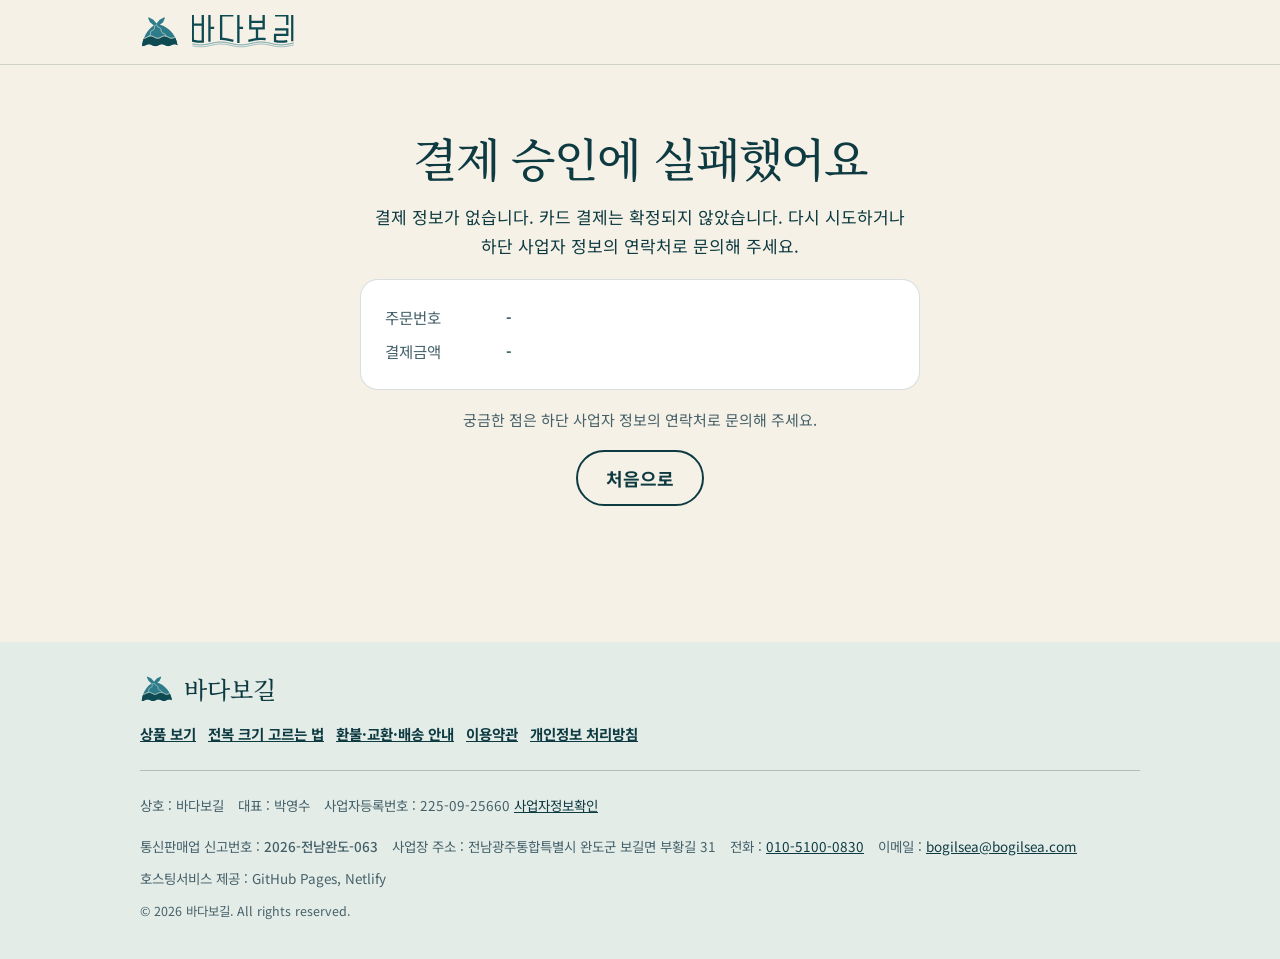
<file: success.html>
<!doctype html>
<html lang="ko">
<head>
<meta charset="utf-8">
<meta name="viewport" content="width=device-width, initial-scale=1, viewport-fit=cover">
<title>결제 인증 완료 | 바다보길</title>
<meta name="description" content="결제 인증이 완료되었습니다.">
<meta name="robots" content="noindex,nofollow">
<meta name="theme-color" content="#F6F1E6">
<meta name="color-scheme" content="light">
<link rel="canonical" href="https://badabogil.com/success.html">
<link rel="icon" href="/favicon.svg" type="image/svg+xml">
<link rel="preconnect" href="https://fonts.googleapis.com">
<link rel="preconnect" href="https://fonts.gstatic.com" crossorigin>
<link href="https://fonts.googleapis.com/css2?family=Noto+Serif+KR:wght@300;500;700&family=Noto+Sans+KR:wght@400;500;700&display=swap" rel="stylesheet">
<link rel="stylesheet" href="/shop.css">
</head>
<body>
<a class="skip" href="#main">본문으로 바로가기</a>
<svg width="0" height="0" style="position:absolute" aria-hidden="true" focusable="false">
  <defs>
    <linearGradient id="nacre" x1="0" y1="0" x2="1" y2="1"><stop offset="0" stop-color="#CFE0DE"/><stop offset=".4" stop-color="#8DB9BF"/><stop offset=".75" stop-color="#5FA0AB"/><stop offset="1" stop-color="#BFD6D6"/></linearGradient>
    <mask id="holes"><rect width="200" height="200" fill="#fff"/><circle cx="112" cy="58" r="6" fill="#000"/><circle cx="134" cy="58" r="6.5" fill="#000"/><circle cx="156" cy="65" r="7" fill="#000"/></mask>
    <symbol id="isle" viewBox="0 0 200 200"><g transform="translate(100,100) scale(.58) translate(-200,-258)"><path d="M45,372 C58,285 108,214 170,188 C245,196 335,258 352,372 L352.0,372.0 L346.9,369.7 L341.8,367.6 L336.6,365.9 L331.5,364.6 L326.4,364.0 L321.3,364.1 L316.2,364.9 L311.1,366.2 L305.9,368.1 L300.8,370.3 L295.7,372.6 L290.6,374.9 L285.5,376.9 L280.4,378.5 L275.2,379.6 L270.1,380.0 L265.0,379.7 L259.9,378.8 L254.8,377.3 L249.7,375.4 L244.6,373.2 L239.4,370.8 L234.3,368.6 L229.2,366.7 L224.1,365.2 L219.0,364.3 L213.8,364.0 L208.7,364.4 L203.6,365.5 L198.5,367.1 L193.4,369.1 L188.3,371.4 L183.2,373.7 L178.0,375.9 L172.9,377.8 L167.8,379.1 L162.7,379.9 L157.6,380.0 L152.4,379.4 L147.3,378.1 L142.2,376.4 L137.1,374.3 L132.0,372.0 L126.9,369.7 L121.8,367.6 L116.6,365.8 L111.5,364.6 L106.4,364.0 L101.3,364.1 L96.2,364.9 L91.1,366.2 L85.9,368.1 L80.8,370.3 L75.7,372.6 L70.6,374.9 L65.5,376.9 L60.4,378.5 L55.2,379.6 L50.1,380.0 L45.0,379.7 Z" fill="#2E7C8A"/><clipPath id="cbsy"><path d="M45,372 C58,285 108,214 170,188 C245,196 335,258 352,372 L352.0,372.0 L346.9,369.7 L341.8,367.6 L336.6,365.9 L331.5,364.6 L326.4,364.0 L321.3,364.1 L316.2,364.9 L311.1,366.2 L305.9,368.1 L300.8,370.3 L295.7,372.6 L290.6,374.9 L285.5,376.9 L280.4,378.5 L275.2,379.6 L270.1,380.0 L265.0,379.7 L259.9,378.8 L254.8,377.3 L249.7,375.4 L244.6,373.2 L239.4,370.8 L234.3,368.6 L229.2,366.7 L224.1,365.2 L219.0,364.3 L213.8,364.0 L208.7,364.4 L203.6,365.5 L198.5,367.1 L193.4,369.1 L188.3,371.4 L183.2,373.7 L178.0,375.9 L172.9,377.8 L167.8,379.1 L162.7,379.9 L157.6,380.0 L152.4,379.4 L147.3,378.1 L142.2,376.4 L137.1,374.3 L132.0,372.0 L126.9,369.7 L121.8,367.6 L116.6,365.8 L111.5,364.6 L106.4,364.0 L101.3,364.1 L96.2,364.9 L91.1,366.2 L85.9,368.1 L80.8,370.3 L75.7,372.6 L70.6,374.9 L65.5,376.9 L60.4,378.5 L55.2,379.6 L50.1,380.0 L45.0,379.7 Z"/></clipPath><g clip-path="url(#cbsy)"><path d="M30,430 L30.0,302.0 L35.7,304.9 L41.3,307.6 L47.0,309.8 L52.7,311.3 L58.3,312.0 L64.0,311.8 L69.7,310.7 L75.3,308.9 L81.0,306.5 L86.7,303.7 L92.3,300.8 L98.0,297.9 L103.7,295.4 L109.3,293.5 L115.0,292.3 L120.7,292.0 L126.3,292.5 L132.0,293.9 L137.7,296.0 L143.3,298.6 L149.0,301.5 L154.7,304.4 L160.3,307.2 L166.0,309.4 L171.7,311.1 L177.3,311.9 L183.0,311.9 L188.7,311.0 L194.3,309.3 L200.0,307.0 L205.7,304.2 L211.3,301.3 L217.0,298.4 L222.7,295.8 L228.3,293.8 L234.0,292.5 L239.7,292.0 L245.3,292.4 L251.0,293.6 L256.7,295.6 L262.3,298.1 L268.0,301.0 L273.7,303.9 L279.3,306.7 L285.0,309.1 L290.7,310.8 L296.3,311.8 L302.0,311.9 L307.7,311.2 L313.3,309.7 L319.0,307.4 L324.7,304.8 L330.3,301.8 L336.0,298.9 L341.7,296.3 L347.3,294.1 L353.0,292.7 L358.7,292.0 L364.3,292.3 L370.0,293.3 L370,430 Z" fill="#0E4A52"/><path d="M30.0,302.0 L35.7,304.9 L41.3,307.6 L47.0,309.8 L52.7,311.3 L58.3,312.0 L64.0,311.8 L69.7,310.7 L75.3,308.9 L81.0,306.5 L86.7,303.7 L92.3,300.8 L98.0,297.9 L103.7,295.4 L109.3,293.5 L115.0,292.3 L120.7,292.0 L126.3,292.5 L132.0,293.9 L137.7,296.0 L143.3,298.6 L149.0,301.5 L154.7,304.4 L160.3,307.2 L166.0,309.4 L171.7,311.1 L177.3,311.9 L183.0,311.9 L188.7,311.0 L194.3,309.3 L200.0,307.0 L205.7,304.2 L211.3,301.3 L217.0,298.4 L222.7,295.8 L228.3,293.8 L234.0,292.5 L239.7,292.0 L245.3,292.4 L251.0,293.6 L256.7,295.6 L262.3,298.1 L268.0,301.0 L273.7,303.9 L279.3,306.7 L285.0,309.1 L290.7,310.8 L296.3,311.8 L302.0,311.9 L307.7,311.2 L313.3,309.7 L319.0,307.4 L324.7,304.8 L330.3,301.8 L336.0,298.9 L341.7,296.3 L347.3,294.1 L353.0,292.7 L358.7,292.0 L364.3,292.3 L370.0,293.3" stroke="#F6F1E6" stroke-width="7" fill="none"/><path d="M170.0,192.0 L167.8,193.0 L165.6,194.1 L163.6,195.2 L161.6,196.4 L159.9,197.8 L158.3,199.2 L156.9,200.8 L155.7,202.5 L154.8,204.4 L154.0,206.4 L153.5,208.6 L153.1,210.8 L152.8,213.2 L152.6,215.6 L152.5,218.0 L152.4,220.4 L152.2,222.8 L151.9,225.2 L151.5,227.4 L151.0,229.6 L150.2,231.6 L149.3,233.5 L148.1,235.2 L146.7,236.8 L145.1,238.2 L143.4,239.6 L141.4,240.8 L139.4,241.9 L137.2,243.0 L135.0,244.0 L132.8,245.0 L130.6,246.1 L128.6,247.2 L126.6,248.4 L124.9,249.8 L123.3,251.2 L121.9,252.8 L120.7,254.5 L119.8,256.4 L119.0,258.4 L118.5,260.6 L118.1,262.8 L117.8,265.2 L117.6,267.6 L117.5,270.0 L117.4,272.4 L117.2,274.8 L116.9,277.2 L116.5,279.4 L116.0,281.6 L115.2,283.6 L114.3,285.5 L113.1,287.2 L111.7,288.8 L110.1,290.2 L108.4,291.6 L106.4,292.8 L104.4,293.9 L102.2,295.0 L100.0,296.0" stroke="#F6F1E6" stroke-width="5" fill="none"/><path d="M170.0,192.0 L170.3,194.5 L170.7,197.0 L171.2,199.4 L171.8,201.7 L172.5,203.8 L173.5,205.9 L174.6,207.8 L175.9,209.5 L177.5,211.1 L179.2,212.5 L181.1,213.8 L183.2,215.0 L185.4,216.0 L187.7,217.0 L190.0,218.0 L192.3,219.0 L194.6,220.0 L196.8,221.0 L198.9,222.2 L200.8,223.5 L202.5,224.9 L204.1,226.5 L205.4,228.2 L206.5,230.1 L207.5,232.2 L208.2,234.3 L208.8,236.6 L209.3,239.0 L209.7,241.5 L210.0,244.0 L210.3,246.5 L210.7,249.0 L211.2,251.4 L211.8,253.7 L212.5,255.8 L213.5,257.9 L214.6,259.8 L215.9,261.5 L217.5,263.1 L219.2,264.5 L221.1,265.8 L223.2,267.0 L225.4,268.0 L227.7,269.0 L230.0,270.0 L232.3,271.0 L234.6,272.0 L236.8,273.0 L238.9,274.2 L240.8,275.5 L242.5,276.9 L244.1,278.5 L245.4,280.2 L246.5,282.1 L247.5,284.2 L248.2,286.3 L248.8,288.6 L249.3,291.0 L249.7,293.5 L250.0,296.0" stroke="#F6F1E6" stroke-width="5" fill="none"/></g><path d="M166.0,188.0 L140.0,158.0 L104.0,138.0 L118.0,170.0 L146.0,194.0 Z" fill="#2E7C8A" stroke="#2E7C8A" stroke-width="12" stroke-linejoin="round"/><path d="M174.0,188.0 L200.0,158.0 L236.0,138.0 L222.0,170.0 L194.0,194.0 Z" fill="#2E7C8A" stroke="#2E7C8A" stroke-width="12" stroke-linejoin="round"/></g></symbol>
    <symbol id="wm2" viewBox="26 46 3688 1223"><path d="M3618,1032.3 L3618,1033.1 L3618.2,1033.9 L3618.3,1034.6 L3618.6,1035.4 L3618.9,1036.1 L3619.3,1036.7 L3619.8,1037.4 L3620.3,1038 L3620.9,1038.5 L3621.6,1039 L3622.2,1039.4 L3622.9,1039.7 L3623.7,1040 L3624.4,1040.1 L3625.2,1040.3 L3626,1040.3 L3694,1040.3 L3694.8,1040.3 L3695.6,1040.1 L3696.3,1040 L3697.1,1039.7 L3697.8,1039.4 L3698.4,1039 L3699.1,1038.5 L3699.7,1038 L3700.2,1037.4 L3700.7,1036.7 L3701.1,1036.1 L3701.4,1035.4 L3701.7,1034.6 L3701.8,1033.9 L3702,1033.1 L3702,1032.3 L3702,66 L3702,65.2 L3701.8,64.4 L3701.7,63.7 L3701.4,62.9 L3701.1,62.2 L3700.7,61.6 L3700.2,60.9 L3699.7,60.3 L3699.1,59.8 L3698.4,59.3 L3697.8,58.9 L3697.1,58.6 L3696.3,58.3 L3695.6,58.2 L3694.8,58 L3694,58 L3626,58 L3625.2,58 L3624.4,58.2 L3623.7,58.3 L3622.9,58.6 L3622.2,58.9 L3621.6,59.3 L3620.9,59.8 L3620.3,60.3 L3619.8,60.9 L3619.3,61.6 L3618.9,62.2 L3618.6,62.9 L3618.3,63.7 L3618.2,64.4 L3618,65.2 L3618,66 L3618,1032.3Z M3048,567 L3047.2,567 L3046.4,567.2 L3045.7,567.3 L3044.9,567.6 L3044.2,567.9 L3043.6,568.3 L3042.9,568.8 L3042.3,569.3 L3041.8,569.9 L3041.3,570.6 L3040.9,571.2 L3040.6,571.9 L3040.3,572.7 L3040.2,573.4 L3040,574.2 L3040,575 L3040,643 L3040,643.8 L3040.2,644.6 L3040.3,645.3 L3040.6,646.1 L3040.9,646.8 L3041.3,647.4 L3041.8,648.1 L3042.3,648.7 L3042.9,649.2 L3043.6,649.7 L3044.2,650.1 L3044.9,650.4 L3045.7,650.7 L3046.4,650.8 L3047.2,651 L3048,651 L3437.8,651 L3438,651 L3438,651.2 L3438,762.8 L3438,763 L3437.8,763 L3006,763 L3005.2,763 L3004.4,763.2 L3003.7,763.3 L3002.9,763.6 L3002.2,763.9 L3001.6,764.3 L3000.9,764.8 L3000.3,765.3 L2999.8,765.9 L2999.3,766.6 L2998.9,767.2 L2998.6,767.9 L2998.3,768.7 L2998.2,769.4 L2998,770.2 L2998,771 L2998,1058.8 L2998,1059.6 L2998.2,1060.4 L2998.4,1061.1 L2998.6,1061.9 L2999,1062.6 L2999.4,1063.3 L2999.9,1063.9 L3000.4,1064.5 L3001,1065 L3001.6,1065.5 L3002.3,1065.9 L3003,1066.2 L3003.8,1066.5 L3004.6,1066.6 L3043.6,1073.7 L3043.7,1073.8 L3055,1075.7 L3055.1,1075.7 L3066.2,1077.5 L3077.4,1079.4 L3077.4,1079.4 L3088.7,1081.1 L3088.8,1081.1 L3100.1,1082.8 L3100.2,1082.8 L3111.5,1084.3 L3111.5,1084.3 L3122.8,1085.8 L3122.9,1085.8 L3134.2,1087.1 L3134.3,1087.1 L3145.6,1088.4 L3145.7,1088.4 L3157.1,1089.5 L3157.3,1089.5 L3168.6,1090.5 L3179.7,1091.4 L3179.8,1091.4 L3191.1,1092.2 L3191.2,1092.2 L3202.6,1092.9 L3202.8,1092.9 L3225.4,1094 L3225.5,1094 L3237,1094.3 L3237.1,1094.3 L3248.4,1094.5 L3248.5,1094.5 L3259.9,1094.6 L3260.1,1094.6 L3282.7,1094.4 L3282.8,1094.4 L3294.3,1094.1 L3294.4,1094.1 L3305.7,1093.7 L3305.8,1093.7 L3317.1,1093.1 L3317.1,1093.1 L3328.4,1092.5 L3328.5,1092.5 L3339.8,1091.8 L3339.9,1091.8 L3351.4,1091 L3351.5,1091 L3374.1,1088.9 L3374.3,1088.9 L3385.6,1087.7 L3396.9,1086.4 L3397,1086.4 L3408.3,1085 L3419.6,1083.5 L3419.7,1083.5 L3431,1081.9 L3442.2,1080.2 L3442.3,1080.2 L3453.6,1078.5 L3453.6,1078.5 L3464.9,1076.6 L3465,1076.6 L3476.3,1074.7 L3476.4,1074.6 L3479.6,1074.1 L3480.4,1073.9 L3481.2,1073.6 L3481.9,1073.3 L3482.5,1072.9 L3483.2,1072.4 L3483.8,1071.9 L3484.3,1071.4 L3484.8,1070.7 L3485.2,1070.1 L3485.6,1069.4 L3485.8,1068.6 L3486,1067.9 L3486.2,1067.1 L3486.2,1066.3 L3486.2,1065.5 L3486.1,1064.8 L3473.9,997.8 L3473.7,997.1 L3473.5,996.3 L3473.2,995.6 L3472.8,994.9 L3472.3,994.3 L3471.8,993.7 L3471.2,993.2 L3470.6,992.7 L3469.9,992.3 L3469.2,991.9 L3468.5,991.7 L3467.7,991.5 L3467,991.3 L3466.2,991.3 L3465.4,991.3 L3464.6,991.4 L3461.7,991.9 L3451.1,993.8 L3440.4,995.5 L3429.8,997.2 L3419,998.7 L3408.4,1000.3 L3408.3,1000.3 L3397.7,1001.6 L3387.1,1003 L3387,1003 L3376.4,1004.1 L3365.9,1005.3 L3365.8,1005.3 L3344.6,1007.2 L3344.5,1007.2 L3334.2,1008 L3323.6,1008.7 L3312.9,1009.3 L3302.3,1009.7 L3291.7,1010.1 L3281.3,1010.4 L3281.2,1010.4 L3260,1010.6 L3260,1010.6 L3249.6,1010.5 L3239,1010.3 L3228.6,1010 L3228.5,1010 L3207.3,1009.1 L3207.3,1009.1 L3196.9,1008.4 L3186.3,1007.6 L3175.4,1006.7 L3164.8,1005.9 L3164.8,1005.9 L3154.4,1004.8 L3143.8,1003.7 L3133.2,1002.4 L3122.5,1001.1 L3111.9,999.6 L3101.3,998.1 L3090.6,996.4 L3082.2,995 L3082,995 L3082,994.8 L3082,847.2 L3082,847 L3082.2,847 L3514,847 L3514.8,847 L3515.6,846.8 L3516.3,846.7 L3517.1,846.4 L3517.8,846.1 L3518.4,845.7 L3519.1,845.2 L3519.7,844.7 L3520.2,844.1 L3520.7,843.4 L3521.1,842.8 L3521.4,842.1 L3521.7,841.3 L3521.8,840.6 L3522,839.8 L3522,839 L3522,575 L3522,574.2 L3521.8,573.4 L3521.7,572.7 L3521.4,571.9 L3521.1,571.2 L3520.7,570.6 L3520.2,569.9 L3519.7,569.3 L3519.1,568.8 L3518.4,568.3 L3517.8,567.9 L3517.1,567.6 L3516.3,567.3 L3515.6,567.2 L3514.8,567 L3514,567 L3048,567.0Z M3438,147 L3438,147.2 L3438,444.2 L3438,445 L3438.2,445.8 L3438.3,446.5 L3438.6,447.3 L3438.9,448 L3439.3,448.6 L3439.8,449.3 L3440.3,449.9 L3440.9,450.4 L3441.6,450.9 L3442.2,451.3 L3442.9,451.6 L3443.7,451.9 L3444.4,452 L3445.2,452.2 L3446,452.2 L3514,452.2 L3514.8,452.2 L3515.6,452 L3516.3,451.9 L3517.1,451.6 L3517.8,451.3 L3518.4,450.9 L3519.1,450.4 L3519.7,449.9 L3520.2,449.3 L3520.7,448.6 L3521.1,448 L3521.4,447.3 L3521.7,446.5 L3521.8,445.8 L3522,445 L3522,444.2 L3522,71 L3522,70.2 L3521.8,69.4 L3521.7,68.7 L3521.4,67.9 L3521.1,67.2 L3520.7,66.6 L3520.2,65.9 L3519.7,65.3 L3519.1,64.8 L3518.4,64.3 L3517.8,63.9 L3517.1,63.6 L3516.3,63.3 L3515.6,63.2 L3514.8,63 L3514,63 L3048,63 L3047.2,63 L3046.4,63.2 L3045.7,63.3 L3044.9,63.6 L3044.2,63.9 L3043.6,64.3 L3042.9,64.8 L3042.3,65.3 L3041.8,65.9 L3041.3,66.6 L3040.9,67.2 L3040.6,67.9 L3040.3,68.7 L3040.2,69.4 L3040,70.2 L3040,71 L3040,139 L3040,139.8 L3040.2,140.6 L3040.3,141.3 L3040.6,142.1 L3040.9,142.8 L3041.3,143.4 L3041.8,144.1 L3042.3,144.7 L3042.9,145.2 L3043.6,145.7 L3044.2,146.1 L3044.9,146.4 L3045.7,146.7 L3046.4,146.8 L3047.2,147 L3048,147 L3437.8,147 L3438,147.0Z M2192,298.2 L2192,298 L2192,66 L2192,65.2 L2191.8,64.4 L2191.7,63.7 L2191.4,62.9 L2191.1,62.2 L2190.7,61.6 L2190.2,60.9 L2189.7,60.3 L2189.1,59.8 L2188.4,59.3 L2187.8,58.9 L2187.1,58.6 L2186.3,58.3 L2185.6,58.2 L2184.8,58 L2184,58 L2116,58 L2115.2,58 L2114.4,58.2 L2113.7,58.3 L2112.9,58.6 L2112.2,58.9 L2111.6,59.3 L2110.9,59.8 L2110.3,60.3 L2109.8,60.9 L2109.3,61.6 L2108.9,62.2 L2108.6,62.9 L2108.3,63.7 L2108.2,64.4 L2108,65.2 L2108,66 L2108,609.4 L2108,610.2 L2108.2,611 L2108.3,611.7 L2108.6,612.5 L2108.9,613.2 L2109.3,613.8 L2109.8,614.5 L2110.3,615.1 L2110.9,615.6 L2111.6,616.1 L2112.2,616.5 L2112.9,616.8 L2113.7,617.1 L2114.4,617.2 L2115.2,617.4 L2116,617.4 L2347.8,617.4 L2348,617.4 L2348,617.6 L2348,923.2 L2348,923.4 L2347.8,923.5 L2336.7,925.3 L2336.7,925.3 L2320.8,927.9 L2320.7,927.9 L2304.8,930.8 L2304.7,930.8 L2273.4,936.9 L2273.4,936.9 L2257.6,940.1 L2257.5,940.1 L2226.2,946.7 L2226.1,946.8 L2210.5,950.2 L2179.4,957 L2179.4,957 L2163.9,960.5 L2148.4,963.9 L2148.4,963.9 L2132.9,967.4 L2117.7,970.7 L2102.3,974 L2086.8,977.3 L2079.1,979 L2078.3,979.2 L2077.6,979.4 L2076.9,979.8 L2076.2,980.2 L2075.6,980.7 L2075,981.2 L2074.5,981.8 L2074,982.4 L2073.6,983.1 L2073.3,983.8 L2073.1,984.6 L2072.9,985.3 L2072.8,986.1 L2072.7,986.9 L2072.8,987.7 L2072.9,988.4 L2087.1,1055 L2087.3,1055.7 L2087.6,1056.4 L2087.9,1057.2 L2088.3,1057.8 L2088.8,1058.4 L2089.3,1059 L2089.9,1059.5 L2090.5,1060 L2091.2,1060.4 L2091.9,1060.7 L2092.7,1061 L2093.4,1061.2 L2094.2,1061.3 L2095,1061.3 L2095.8,1061.2 L2096.6,1061.1 L2104.2,1059.5 L2119.7,1056.2 L2135.3,1052.9 L2135.4,1052.8 L2151.1,1049.4 L2151.1,1049.4 L2166.6,1045.9 L2182.1,1042.5 L2182.1,1042.5 L2197.6,1039 L2228.5,1032.2 L2243.8,1028.9 L2274.5,1022.3 L2274.5,1022.3 L2289.6,1019.3 L2320.2,1013.4 L2320.2,1013.4 L2335.2,1010.7 L2335.2,1010.7 L2350.3,1008.1 L2365.5,1005.7 L2380.5,1003.4 L2380.6,1003.4 L2395.5,1001.3 L2410.6,999.4 L2410.6,999.4 L2425.4,997.7 L2425.5,997.7 L2440.4,996.2 L2455.3,994.9 L2455.4,994.9 L2470.2,993.8 L2470.2,993.8 L2485.1,992.9 L2485.2,992.9 L2500.1,992.3 L2500.2,992.3 L2514.9,991.8 L2515,991.8 L2529.9,991.6 L2544.7,991.5 L2544.8,991.5 L2559.5,991.8 L2574.5,992.2 L2574.5,992.2 L2589.3,992.8 L2589.4,992.8 L2604.1,993.7 L2604.2,993.7 L2619.1,994.9 L2634.1,996.1 L2634.1,996.1 L2648.9,997.6 L2648.9,997.7 L2664,999.4 L2679,1001.2 L2679,1001.2 L2686.2,1002.3 L2687,1002.3 L2687.7,1002.3 L2688.5,1002.2 L2689.3,1002.1 L2690,1001.9 L2690.8,1001.5 L2691.5,1001.2 L2692.1,1000.7 L2692.7,1000.2 L2693.3,999.7 L2693.8,999.1 L2694.2,998.4 L2694.6,997.7 L2694.9,997 L2695.1,996.2 L2695.2,995.5 L2704.8,928.1 L2704.8,927.4 L2704.8,926.6 L2704.8,925.8 L2704.6,925 L2704.4,924.3 L2704.1,923.5 L2703.7,922.9 L2703.3,922.2 L2702.8,921.6 L2702.2,921.1 L2701.6,920.6 L2700.9,920.1 L2700.2,919.8 L2699.5,919.5 L2698.8,919.2 L2698,919.1 L2690.1,918 L2689.9,918 L2674,916 L2674,916 L2658.1,914.2 L2658,914.1 L2642,912.5 L2641.8,912.5 L2625.9,911.1 L2625.9,911.1 L2609.9,909.9 L2609.8,909.9 L2593.7,909 L2593.6,909 L2577.6,908.2 L2577.4,908.2 L2561.5,907.8 L2561.4,907.8 L2545.4,907.5 L2545.2,907.5 L2529.1,907.6 L2529.1,907.6 L2513.1,907.8 L2513,907.8 L2496.9,908.3 L2496.8,908.3 L2480.9,909.1 L2480.8,909.1 L2464.8,910 L2464.7,910 L2448.7,911.1 L2448.5,911.1 L2432.6,912.6 L2432.6,912.6 L2432.2,912.6 L2432,912.6 L2432,912.4 L2432,617.6 L2432,617.4 L2432.2,617.4 L2664,617.4 L2664.8,617.4 L2665.6,617.2 L2666.3,617.1 L2667.1,616.8 L2667.8,616.5 L2668.4,616.1 L2669.1,615.6 L2669.7,615.1 L2670.2,614.5 L2670.7,613.8 L2671.1,613.2 L2671.4,612.5 L2671.7,611.7 L2671.8,611 L2672,610.2 L2672,609.4 L2672,66 L2672,65.2 L2671.8,64.4 L2671.7,63.7 L2671.4,62.9 L2671.1,62.2 L2670.7,61.6 L2670.2,60.9 L2669.7,60.3 L2669.1,59.8 L2668.4,59.3 L2667.8,58.9 L2667.1,58.6 L2666.3,58.3 L2665.6,58.2 L2664.8,58 L2664,58 L2596,58 L2595.2,58 L2594.4,58.2 L2593.7,58.3 L2592.9,58.6 L2592.2,58.9 L2591.6,59.3 L2590.9,59.8 L2590.3,60.3 L2589.8,60.9 L2589.3,61.6 L2588.9,62.2 L2588.6,62.9 L2588.3,63.7 L2588.2,64.4 L2588,65.2 L2588,66 L2588,298 L2588,298.2 L2587.8,298.2 L2192.2,298.2 L2192,298.2Z M2192,382.2 L2192.2,382.2 L2587.8,382.2 L2588,382.2 L2588,382.4 L2588,533.2 L2588,533.4 L2587.8,533.4 L2192.2,533.4 L2192,533.4 L2192,533.2 L2192,382.4 L2192,382.2Z M1762,511 L1762,510.8 L1762,66 L1762,65.2 L1761.8,64.4 L1761.7,63.7 L1761.4,62.9 L1761.1,62.2 L1760.7,61.6 L1760.2,60.9 L1759.7,60.3 L1759.1,59.8 L1758.4,59.3 L1757.8,58.9 L1757.1,58.6 L1756.3,58.3 L1755.6,58.2 L1754.8,58 L1754,58 L1686,58 L1685.2,58 L1684.4,58.2 L1683.7,58.3 L1682.9,58.6 L1682.2,58.9 L1681.6,59.3 L1680.9,59.8 L1680.3,60.3 L1679.8,60.9 L1679.3,61.6 L1678.9,62.2 L1678.6,62.9 L1678.3,63.7 L1678.2,64.4 L1678,65.2 L1678,66 L1678,1087.5 L1678,1088.3 L1678.2,1089.1 L1678.3,1089.8 L1678.6,1090.6 L1678.9,1091.3 L1679.3,1091.9 L1679.8,1092.6 L1680.3,1093.2 L1680.9,1093.7 L1681.6,1094.2 L1682.2,1094.6 L1682.9,1094.9 L1683.7,1095.2 L1684.4,1095.3 L1685.2,1095.5 L1686,1095.5 L1754,1095.5 L1754.8,1095.5 L1755.6,1095.3 L1756.3,1095.2 L1757.1,1094.9 L1757.8,1094.6 L1758.4,1094.2 L1759.1,1093.7 L1759.7,1093.2 L1760.2,1092.6 L1760.7,1091.9 L1761.1,1091.3 L1761.4,1090.6 L1761.7,1089.8 L1761.8,1089.1 L1762,1088.3 L1762,1087.5 L1762,595.2 L1762,595 L1762.2,595 L1882,595 L1882.8,595 L1883.6,594.8 L1884.3,594.7 L1885.1,594.4 L1885.8,594.1 L1886.4,593.7 L1887.1,593.2 L1887.7,592.7 L1888.2,592.1 L1888.7,591.4 L1889.1,590.8 L1889.4,590.1 L1889.7,589.3 L1889.8,588.6 L1890,587.8 L1890,587 L1890,519 L1890,518.2 L1889.8,517.4 L1889.7,516.7 L1889.4,515.9 L1889.1,515.2 L1888.7,514.6 L1888.2,513.9 L1887.7,513.3 L1887.1,512.8 L1886.4,512.3 L1885.8,511.9 L1885.1,511.6 L1884.3,511.3 L1883.6,511.2 L1882.8,511 L1882,511 L1762.2,511 L1762,511.0Z M1131.1,992.5 L1131.1,992.5 L1152.3,993.6 L1152.4,993.6 L1173.5,995.2 L1173.6,995.2 L1184,996.1 L1194.6,997.2 L1205.2,998.3 L1215.8,999.6 L1226.5,1000.9 L1237.1,1002.4 L1258.6,1005.5 L1258.6,1005.5 L1269.2,1007.2 L1280,1009 L1290.6,1010.8 L1312.3,1014.8 L1322.9,1016.8 L1333.8,1019 L1344.5,1021.1 L1355.4,1023.4 L1366.4,1025.7 L1377.2,1028 L1388,1030.3 L1399,1032.7 L1409.8,1035.1 L1420.8,1037.6 L1420.9,1037.6 L1431.8,1040 L1442.8,1042.5 L1442.9,1042.5 L1453.8,1044.9 L1464.8,1047.4 L1464.9,1047.4 L1476,1049.8 L1487,1052.2 L1509.2,1057.1 L1509.3,1057.1 L1520.4,1059.4 L1523.6,1060.1 L1524.3,1060.2 L1525.1,1060.2 L1525.9,1060.2 L1526.7,1060.1 L1527.5,1059.9 L1528.2,1059.7 L1528.9,1059.3 L1529.6,1058.9 L1530.2,1058.5 L1530.8,1058 L1531.3,1057.4 L1531.8,1056.8 L1532.2,1056.1 L1532.6,1055.4 L1532.8,1054.6 L1533,1053.9 L1547,987.3 L1547.1,986.5 L1547.1,985.8 L1547.1,985 L1547,984.2 L1546.8,983.4 L1546.5,982.7 L1546.2,982 L1545.8,981.3 L1545.4,980.7 L1544.8,980.1 L1544.3,979.5 L1543.6,979.1 L1543,978.7 L1542.3,978.3 L1541.5,978 L1540.8,977.9 L1537.6,977.2 L1526.8,974.9 L1505,970.2 L1494,967.8 L1483.2,965.4 L1472.2,962.9 L1472.1,962.9 L1461.2,960.5 L1450.2,958 L1450.1,958 L1439.2,955.6 L1428.2,953.1 L1428.1,953.1 L1417,950.7 L1406,948.3 L1394.8,945.8 L1394.7,945.8 L1383.6,943.5 L1372.6,941.2 L1361.5,938.9 L1361.4,938.8 L1350.2,936.6 L1339.1,934.4 L1339,934.4 L1327.7,932.2 L1327.7,932.2 L1305.4,928.2 L1305.3,928.1 L1294,926.2 L1293.9,926.2 L1282.8,924.4 L1271.5,922.5 L1271.3,922.5 L1248.9,919.2 L1248.8,919.2 L1237.5,917.7 L1237.5,917.7 L1226.2,916.2 L1226.1,916.2 L1214.8,914.9 L1214.7,914.9 L1203.4,913.6 L1203.3,913.6 L1192,912.5 L1192,912.5 L1180.5,911.4 L1180.4,911.4 L1157.7,909.8 L1157.6,909.8 L1142.2,908.9 L1142,908.9 L1142,908.7 L1142,147.2 L1142,147 L1142.2,147 L1532,147 L1532.8,147 L1533.6,146.8 L1534.3,146.7 L1535.1,146.4 L1535.8,146.1 L1536.4,145.7 L1537.1,145.2 L1537.7,144.7 L1538.2,144.1 L1538.7,143.4 L1539.1,142.8 L1539.4,142.1 L1539.7,141.3 L1539.8,140.6 L1540,139.8 L1540,139 L1540,71 L1540,70.2 L1539.8,69.4 L1539.7,68.7 L1539.4,67.9 L1539.1,67.2 L1538.7,66.6 L1538.2,65.9 L1537.7,65.3 L1537.1,64.8 L1536.4,64.3 L1535.8,63.9 L1535.1,63.6 L1534.3,63.3 L1533.6,63.2 L1532.8,63 L1532,63 L1066,63 L1065.2,63 L1064.4,63.2 L1063.7,63.3 L1062.9,63.6 L1062.2,63.9 L1061.6,64.3 L1060.9,64.8 L1060.3,65.3 L1059.8,65.9 L1059.3,66.6 L1058.9,67.2 L1058.6,67.9 L1058.3,68.7 L1058.2,69.4 L1058,70.2 L1058,71 L1058,983 L1058,983.8 L1058.2,984.5 L1058.3,985.3 L1058.6,986 L1058.9,986.7 L1059.3,987.4 L1059.8,988 L1060.3,988.6 L1060.9,989.1 L1061.5,989.6 L1062.1,990 L1062.8,990.3 L1063.6,990.6 L1064.3,990.8 L1065.1,990.9 L1065.9,991 L1110,991.8 L1120.6,992.1 L1131.1,992.5Z M722,511 L722,510.8 L722,66 L722,65.2 L721.8,64.4 L721.7,63.7 L721.4,62.9 L721.1,62.2 L720.7,61.6 L720.2,60.9 L719.7,60.3 L719.1,59.8 L718.4,59.3 L717.8,58.9 L717.1,58.6 L716.3,58.3 L715.6,58.2 L714.8,58 L714,58 L646,58 L645.2,58 L644.4,58.2 L643.7,58.3 L642.9,58.6 L642.2,58.9 L641.6,59.3 L640.9,59.8 L640.3,60.3 L639.8,60.9 L639.3,61.6 L638.9,62.2 L638.6,62.9 L638.3,63.7 L638.2,64.4 L638,65.2 L638,66 L638,1050.1 L638,1050.9 L638.2,1051.7 L638.3,1052.4 L638.6,1053.2 L638.9,1053.9 L639.3,1054.5 L639.8,1055.2 L640.3,1055.8 L640.9,1056.3 L641.6,1056.8 L642.2,1057.2 L642.9,1057.5 L643.7,1057.8 L644.4,1057.9 L645.2,1058.1 L646,1058.1 L714,1058.1 L714.8,1058.1 L715.6,1057.9 L716.3,1057.8 L717.1,1057.5 L717.8,1057.2 L718.4,1056.8 L719.1,1056.3 L719.7,1055.8 L720.2,1055.2 L720.7,1054.5 L721.1,1053.9 L721.4,1053.2 L721.7,1052.4 L721.8,1051.7 L722,1050.9 L722,1050.1 L722,595.2 L722,595 L722.2,595 L842,595 L842.8,595 L843.6,594.8 L844.3,594.7 L845.1,594.4 L845.8,594.1 L846.4,593.7 L847.1,593.2 L847.7,592.7 L848.2,592.1 L848.7,591.4 L849.1,590.8 L849.4,590.1 L849.7,589.3 L849.8,588.6 L850,587.8 L850,587 L850,519 L850,518.2 L849.8,517.4 L849.7,516.7 L849.4,515.9 L849.1,515.2 L848.7,514.6 L848.2,513.9 L847.7,513.3 L847.1,512.8 L846.4,512.3 L845.8,511.9 L845.1,511.6 L844.3,511.3 L843.6,511.2 L842.8,511 L842,511 L722.2,511 L722,511.0Z M122,66 L122,65.2 L121.8,64.4 L121.7,63.7 L121.4,62.9 L121.1,62.2 L120.7,61.6 L120.2,60.9 L119.7,60.3 L119.1,59.8 L118.4,59.3 L117.8,58.9 L117.1,58.6 L116.3,58.3 L115.6,58.2 L114.8,58 L114,58 L46,58 L45.2,58 L44.4,58.2 L43.7,58.3 L42.9,58.6 L42.2,58.9 L41.6,59.3 L40.9,59.8 L40.3,60.3 L39.8,60.9 L39.3,61.6 L38.9,62.2 L38.6,62.9 L38.3,63.7 L38.2,64.4 L38,65.2 L38,66 L38,1046.1 L38,1046.8 L38.2,1047.6 L38.3,1048.4 L38.6,1049.1 L38.9,1049.8 L39.3,1050.5 L39.8,1051.1 L40.3,1051.7 L40.9,1052.2 L41.5,1052.7 L42.2,1053.1 L42.9,1053.4 L43.6,1053.7 L44.3,1053.9 L89.5,1063.4 L89.6,1063.4 L98.8,1065.3 L107.9,1067.1 L108,1067.1 L117.2,1068.9 L135.4,1072.3 L135.5,1072.3 L144.8,1074 L144.9,1074 L153.9,1075.5 L153.9,1075.5 L163,1077.1 L163.2,1077.1 L172.5,1078.6 L190.7,1081.4 L190.8,1081.4 L200.2,1082.8 L200.3,1082.8 L209.4,1084 L218.6,1085.3 L218.7,1085.3 L228.1,1086.4 L228.2,1086.4 L246.5,1088.5 L246.6,1088.5 L256,1089.4 L256.1,1089.4 L265.5,1090.3 L265.6,1090.3 L274.7,1091 L283.9,1091.7 L284,1091.7 L293.2,1092.3 L302.6,1092.9 L302.8,1092.9 L312.1,1093.4 L321.3,1093.8 L321.4,1093.8 L330.8,1094.1 L330.9,1094.1 L349.3,1094.5 L349.3,1094.5 L358.9,1094.6 L359.1,1094.6 L368.2,1094.5 L368.3,1094.5 L377.4,1094.5 L377.6,1094.5 L387.1,1094.3 L387.2,1094.3 L405.6,1093.7 L405.7,1093.7 L414.9,1093.3 L424.2,1092.8 L424.4,1092.8 L433.8,1092.2 L474.5,1089.5 L475.3,1089.4 L476.1,1089.2 L476.9,1089 L477.6,1088.6 L478.3,1088.3 L479,1087.8 L479.6,1087.3 L480.1,1086.7 L480.6,1086 L481,1085.4 L481.4,1084.6 L481.6,1083.9 L481.8,1083.1 L482,1082.3 L482,1081.5 L482,66 L482,65.2 L481.8,64.4 L481.7,63.7 L481.4,62.9 L481.1,62.2 L480.7,61.6 L480.2,60.9 L479.7,60.3 L479.1,59.8 L478.4,59.3 L477.8,58.9 L477.1,58.6 L476.3,58.3 L475.6,58.2 L474.8,58 L474,58 L406,58 L405.2,58 L404.4,58.2 L403.7,58.3 L402.9,58.6 L402.2,58.9 L401.6,59.3 L400.9,59.8 L400.3,60.3 L399.8,60.9 L399.3,61.6 L398.9,62.2 L398.6,62.9 L398.3,63.7 L398.2,64.4 L398,65.2 L398,66 L398,398.8 L398,399 L397.8,399 L122.2,399 L122,399 L122,398.8 L122,66.0Z M122,483 L122.2,483 L397.8,483 L398,483 L398,483.2 L398,1009.7 L398,1009.9 L397.8,1009.9 L384.9,1010.3 L384.8,1010.3 L376.6,1010.5 L376.5,1010.5 L367.8,1010.5 L367.7,1010.5 L359,1010.6 L359,1010.6 L350.7,1010.5 L350.7,1010.5 L333.2,1010.1 L333.1,1010.1 L324.7,1009.8 L324.6,1009.8 L315.9,1009.4 L307.4,1009.1 L307.3,1009.1 L298.8,1008.5 L290,1007.9 L290,1007.9 L281.3,1007.2 L272.5,1006.5 L272.5,1006.5 L264,1005.8 L263.9,1005.8 L255.4,1004.9 L255.4,1004.9 L237.9,1003 L237.8,1003 L229.3,1001.9 L229.3,1001.9 L220.6,1000.8 L211.8,999.6 L211.8,999.6 L203.3,998.4 L203.2,998.4 L185.5,995.6 L176.9,994.3 L176.9,994.3 L168.2,992.7 L168.1,992.7 L159.1,991.2 L159.1,991.2 L150.6,989.7 L150.6,989.7 L132.8,986.3 L124,984.7 L124,984.7 L122.2,984.3 L122,984.3 L122,984.1 L122,483.2 L122,483.0Z" fill="#0E4A52" fill-rule="evenodd"/><path d="M80,1134 L98,1137 L116,1141 L134,1144 L152,1148 L171,1151 L189,1154 L207,1156 L225,1159 L243,1161 L261,1163 L279,1164 L297,1166 L315,1166 L334,1167 L352,1168 L370,1168 L388,1167 L406,1167 L424,1166 L442,1165 L460,1163 L478,1161 L497,1159 L515,1157 L533,1154 L551,1151 L569,1148 L587,1145 L605,1142 L623,1138 L641,1134 L660,1130 L678,1127 L696,1123 L714,1119 L732,1114 L750,1110 L768,1106 L786,1103 L804,1099 L823,1095 L841,1091 L859,1088 L877,1085 L895,1081 L913,1079 L931,1076 L949,1073 L967,1071 L986,1069 L1004,1068 L1022,1067 L1040,1066 L1058,1065 L1076,1065 L1094,1065 L1112,1065 L1130,1065 L1148,1066 L1167,1068 L1185,1069 L1203,1071 L1221,1073 L1239,1075 L1257,1078 L1275,1081 L1293,1084 L1311,1087 L1330,1090 L1348,1094 L1366,1098 L1384,1101 L1402,1105 L1420,1109 L1438,1113 L1456,1117 L1474,1121 L1493,1125 L1511,1129 L1529,1133 L1547,1137 L1565,1141 L1583,1144 L1601,1147 L1619,1151 L1637,1153 L1656,1156 L1674,1159 L1692,1161 L1710,1163 L1728,1164 L1746,1165 L1764,1166 L1782,1167 L1800,1167 L1819,1168 L1837,1167 L1855,1167 L1873,1166 L1891,1165 L1909,1163 L1927,1161 L1945,1159 L1963,1157 L1982,1154 L2000,1152 L2018,1148 L2036,1145 L2054,1142 L2072,1138 L2090,1135 L2108,1131 L2126,1127 L2145,1123 L2163,1119 L2181,1115 L2199,1111 L2217,1107 L2235,1103 L2253,1099 L2271,1095 L2289,1092 L2308,1088 L2326,1085 L2344,1082 L2362,1079 L2380,1076 L2398,1074 L2416,1071 L2434,1070 L2452,1068 L2471,1067 L2489,1066 L2507,1065 L2525,1065 L2543,1065 L2561,1065 L2579,1065 L2597,1066 L2615,1067 L2634,1069 L2652,1071 L2670,1073 L2688,1075 L2706,1078 L2724,1080 L2742,1083 L2760,1087 L2778,1090 L2796,1094 L2815,1097 L2833,1101 L2851,1105 L2869,1109 L2887,1113 L2905,1117 L2923,1121 L2941,1125 L2959,1129 L2978,1133 L2996,1137 L3014,1140 L3032,1144 L3050,1147 L3068,1150 L3086,1153 L3104,1156 L3122,1158 L3141,1161 L3159,1162 L3177,1164 L3195,1165 L3213,1166 L3231,1167 L3249,1167 L3267,1168 L3285,1167 L3304,1167 L3322,1166 L3340,1165 L3358,1163 L3376,1161 L3394,1159 L3412,1157 L3430,1155 L3448,1152 L3467,1149 L3485,1145 L3503,1142 L3521,1138 L3539,1135 L3557,1131 L3575,1127 L3593,1123 L3611,1119 L3630,1115 L3648,1111 L3666,1107 L3684,1103 L3702,1099" fill="none" stroke="#2E7C8A" stroke-width="26" stroke-linecap="round"/><path d="M80,1204 L98,1208 L116,1211 L134,1215 L152,1218 L171,1221 L189,1224 L207,1227 L225,1229 L243,1231 L261,1233 L279,1235 L297,1236 L315,1237 L334,1238 L352,1238 L370,1238 L388,1238 L406,1237 L424,1236 L442,1235 L460,1234 L478,1232 L497,1230 L515,1227 L533,1225 L551,1222 L569,1219 L587,1216 L605,1212 L623,1209 L641,1205 L660,1201 L678,1197 L696,1193 L714,1189 L732,1185 L750,1181 L768,1177 L786,1173 L804,1169 L823,1165 L841,1162 L859,1158 L877,1155 L895,1152 L913,1149 L931,1146 L949,1144 L967,1142 L986,1140 L1004,1138 L1022,1137 L1040,1136 L1058,1135 L1076,1135 L1094,1135 L1112,1135 L1130,1136 L1148,1137 L1167,1138 L1185,1140 L1203,1141 L1221,1143 L1239,1146 L1257,1148 L1275,1151 L1293,1154 L1311,1157 L1330,1161 L1348,1164 L1366,1168 L1384,1172 L1402,1176 L1420,1180 L1438,1184 L1456,1188 L1474,1192 L1493,1196 L1511,1200 L1529,1204 L1547,1208 L1565,1211 L1583,1215 L1601,1218 L1619,1221 L1637,1224 L1656,1227 L1674,1229 L1692,1231 L1710,1233 L1728,1235 L1746,1236 L1764,1237 L1782,1238 L1800,1238 L1819,1238 L1837,1238 L1855,1237 L1873,1236 L1891,1235 L1909,1234 L1927,1232 L1945,1230 L1963,1227 L1982,1225 L2000,1222 L2018,1219 L2036,1216 L2054,1212 L2072,1209 L2090,1205 L2108,1201 L2126,1197 L2145,1193 L2163,1189 L2181,1185 L2199,1181 L2217,1177 L2235,1173 L2253,1169 L2271,1166 L2289,1162 L2308,1159 L2326,1155 L2344,1152 L2362,1149 L2380,1147 L2398,1144 L2416,1142 L2434,1140 L2452,1138 L2471,1137 L2489,1136 L2507,1135 L2525,1135 L2543,1135 L2561,1135 L2579,1136 L2597,1137 L2615,1138 L2634,1139 L2652,1141 L2670,1143 L2688,1146 L2706,1148 L2724,1151 L2742,1154 L2760,1157 L2778,1161 L2796,1164 L2815,1168 L2833,1172 L2851,1176 L2869,1180 L2887,1184 L2905,1188 L2923,1192 L2941,1196 L2959,1200 L2978,1204 L2996,1207 L3014,1211 L3032,1214 L3050,1218 L3068,1221 L3086,1224 L3104,1226 L3122,1229 L3141,1231 L3159,1233 L3177,1235 L3195,1236 L3213,1237 L3231,1238 L3249,1238 L3267,1238 L3285,1238 L3304,1237 L3322,1236 L3340,1235 L3358,1234 L3376,1232 L3394,1230 L3412,1228 L3430,1225 L3448,1222 L3467,1219 L3485,1216 L3503,1213 L3521,1209 L3539,1205 L3557,1201 L3575,1198 L3593,1194 L3611,1190 L3630,1186 L3648,1181 L3666,1177 L3684,1174 L3702,1170" fill="none" stroke="#2E7C8A" stroke-width="17" stroke-linecap="round"/></symbol>
    <symbol id="bmark" viewBox="0 0 200 200">
      <path mask="url(#holes)" d="M20 112C16 78 46 50 90 44C138 38 184 58 190 98C195 134 160 162 112 166C64 170 24 150 20 112Z" fill="url(#nacre)" stroke="#0E4A52" stroke-width="6" stroke-linejoin="round"/>
      <g fill="none" stroke="#fff" stroke-opacity=".9" stroke-width="7" stroke-linecap="round"><path d="M34 112C32 94 46 82 62 84C76 86 80 100 72 108C66 114 56 112 55 104"/><path d="M96 84C126 80 156 90 170 110"/><path d="M92 106C116 104 140 112 154 128"/><path d="M96 130C110 130 124 136 134 146"/></g>
    </symbol>
    <filter id="paint" x="-3%" y="-8%" width="106%" height="116%" color-interpolation-filters="sRGB"><feTurbulence type="fractalNoise" baseFrequency="0.0025 0.07" numOctaves="2" seed="4" result="fray"/><feDisplacementMap in="SourceGraphic" in2="fray" scale="34" xChannelSelector="R" yChannelSelector="B" result="d1"/><feTurbulence type="fractalNoise" baseFrequency="0.014" numOctaves="3" seed="11" result="n1"/><feDisplacementMap in="d1" in2="n1" scale="16" xChannelSelector="G" yChannelSelector="R" result="rough"/><feTurbulence type="fractalNoise" baseFrequency="0.0012 0.012" numOctaves="2" seed="5" result="n2"/><feColorMatrix in="n2" type="matrix" values="0.42 0 0 0 0.66  0.42 0 0 0 0.66  0.42 0 0 0 0.68  0 0 0 0 1" result="shade"/><feTurbulence type="fractalNoise" baseFrequency="0.005" numOctaves="3" seed="2" result="n5"/><feColorMatrix in="n5" type="matrix" values="0.5 0 0 0 0.62  0.5 0 0 0 0.64  0.4 0 0 0 0.74  0 0 0 0 1" result="pool"/><feBlend in="shade" in2="pool" mode="multiply" result="tex"/><feBlend in="rough" in2="tex" mode="multiply" result="bl"/><feComposite in="bl" in2="rough" operator="in" result="painted"/><feTurbulence type="fractalNoise" baseFrequency="0.0014 0.03" numOctaves="2" seed="21" result="n3"/><feColorMatrix in="n3" type="matrix" values="0 0 0 0 0.75  0 0 0 0 0.85  0 0 0 0 1  0 0 0 2.4 -1.3" result="hi"/><feComposite in="hi" in2="rough" operator="in" result="hi2"/><feBlend in="hi2" in2="painted" mode="normal" result="lit"/><feTurbulence type="fractalNoise" baseFrequency="0.0012 0.09" numOctaves="2" seed="8" result="n4"/><feColorMatrix in="n4" type="matrix" values="0 0 0 0 0  0 0 0 0 0  0 0 0 0 0  0 0 0 12 -2.2" result="gap"/><feComposite in="lit" in2="gap" operator="in"/></filter>
    <symbol id="wm" viewBox="30 -790 3232.0 820"><g filter="url(#paint)"><path d="M760 -760H572V0H760V-301H835V-451H760ZM506 -30V-752H318V-536H248V-752H60V-30ZM318 -386V-180H248V-386Z M1575 -760H1387V0H1575V-321H1650V-471H1575ZM875 -750V-30H1320V-180H1063V-600H1300V-750Z M2392 -752V-301H1710V-752H1898V-676H2204V-752ZM2204 -451V-526H1898V-451ZM2145 -180H2412V-30H1690V-180H1957V-271H2145Z M3222 -760H3035V-420H3222ZM2522 -420Q2679 -420 2764 -438Q2848 -455 2898 -526Q2949 -597 2949 -750H2522V-622H2744Q2744 -580 2676 -560Q2608 -540 2502 -540ZM3222 -140V-390H2542V-280H3035V-250H2542V0H3232V-110H2730V-140Z" fill="#0047AB" stroke="#0047AB" stroke-width="8" stroke-linejoin="round"/></g></symbol>
    <symbol id="odok" viewBox="0 0 200 200">
      <path d="M34 138C32 110 60 92 108 92C156 92 182 112 178 140C174 164 148 172 108 172C68 172 36 164 34 138Z" fill="#F7C9A8" stroke="#12333A" stroke-width="5" stroke-linejoin="round"/>
      <g transform="translate(46 8) scale(.62)"><path mask="url(#holes)" d="M20 112C16 78 46 50 90 44C138 38 184 58 190 98C195 134 160 162 112 166C64 170 24 150 20 112Z" fill="url(#nacre)" stroke="#0E4A52" stroke-width="7" stroke-linejoin="round"/></g>
      <g fill="none" stroke="#12333A" stroke-width="5" stroke-linecap="round" stroke-linejoin="round"><path d="M78 126L90 133L78 140"/><path d="M138 126L126 133L138 140"/><path d="M96 150Q102 158 108 150Q114 158 120 150"/></g>
      <ellipse cx="68" cy="146" rx="8" ry="5" fill="#F58FB8" fill-opacity=".8"/><ellipse cx="148" cy="146" rx="8" ry="5" fill="#F58FB8" fill-opacity=".8"/>
      <g fill="none" stroke="#0047AB" stroke-width="5" stroke-linecap="round"><path d="M24 112L12 104"/><path d="M192 112L204 104"/><path d="M18 140L4 140"/></g>
    </symbol>
    <symbol id="shell" viewBox="0 0 120 96">
      <path d="M14 52C8 28 34 10 66 10c32 0 48 20 42 46-5 22-30 34-56 32C28 86 17 72 14 52Z" fill="url(#nacre)" stroke="#0E4A52" stroke-width="2.6"/>
      <g fill="none" stroke="#fff" stroke-opacity=".6" stroke-width="2.2" stroke-linecap="round">
        <path d="M24 54C24 38 42 24 66 24c24 0 34 16 31 32"/>
        <path d="M36 56C37 46 49 37 66 37c16 0 24 10 22 20"/>
        <path d="M50 58c1-6 7-10 16-10 8 0 12 5 11 10"/>
      </g>
      <g fill="#fff"><circle cx="48" cy="17.5" r="3.1"/><circle cx="60" cy="15" r="3.1"/><circle cx="72" cy="15.4" r="3.1"/><circle cx="83" cy="19.4" r="3.1"/><circle cx="92" cy="26" r="3.1"/></g>
    </symbol>
    <symbol id="meat" viewBox="0 0 120 96">
      <path d="M20 56c0-22 20-38 42-38s40 14 38 36c-2 20-22 28-40 28S20 76 20 56Z" fill="#F0B999"/>
      <g stroke="#C07A55" stroke-width="2.4" fill="none" stroke-linecap="round"><path d="M36 52c4-10 14-16 26-16"/><path d="M44 66c6 4 14 5 22 3"/><path d="M70 40c8 2 14 8 16 16"/></g>
    </symbol>
  </defs>
</svg>
<header class="top"><div class="wrap"><a class="brand" href="/" aria-label="바다보길 처음으로"><svg viewBox="0 0 200 200" aria-hidden="true" focusable="false"><use href="#isle"/></svg><svg class="brand__wm" viewBox="26 46 3688 1223" role="img" aria-label="바다보길"><use href="#wm2"/></svg></a></div></header>
<main id="main" class="page"><div class="wrap">
  <div class="result">
    <h1 class="h1">결제 인증이 완료되었어요</h1>
    <p>카드 결제 인증이 끝났습니다. 결제 승인이 확인되면 주문이 확정됩니다.</p>
    <div class="card" style="width:100%"><dl>
      <dt>주문번호</dt><dd id="rOid">-</dd>
      <dt>결제금액</dt><dd id="rAmt">-</dd>
    </dl></div>
    <p class="note">궁금한 점은 하단 사업자 정보의 연락처로 문의해 주세요.</p>
    <a class="btn btn--ghost" href="/">처음으로</a>
  </div>
</div></main>
<footer class="foot">
  <div class="wrap">
    <p class="foot__brand"><svg class="sym-s" viewBox="0 0 200 200" aria-hidden="true" focusable="false"><use href="#isle"/></svg><span>바다보길</span></p>
    <p class="foot__links"><a href="/shop.html">상품 보기</a><a href="/guide-size.html">전복 크기 고르는 법</a><a href="/refund.html">환불·교환·배송 안내</a><a href="/terms.html">이용약관</a><a href="/privacy.html">개인정보 처리방침</a></p>
    <p class="foot__info">
      <span>상호 : 바다보길</span><span>대표 : 박영수</span><span>사업자등록번호 : 225-09-25660 <a class="biz-chk" href="https://www.ftc.go.kr/bizCommPop.do?wrkr_no=2250925660" target="_blank" rel="noopener">사업자정보확인</a></span><i class="brk" aria-hidden="true"></i><span>통신판매업 신고번호 : <b id="reg-no">2026-전남완도-063</b></span><span class="wide">사업장 주소 : 전남광주통합특별시 완도군 보길면 부황길 31</span><span>전화 : <a href="tel:01051000830">010-5100-0830</a></span><span>이메일 : <a href="mailto:bogilsea@bogilsea.com">bogilsea@bogilsea.com</a></span><span class="wide">호스팅서비스 제공 : GitHub Pages, Netlify</span>
    </p>
    <p class="foot__copy">© 2026 바다보길. All rights reserved.</p>
  </div>
</footer>
<script src="/shop.js"></script>
<script>
(function(){
  var q=new URLSearchParams(location.search), B=window.BDBG;
  var oid=q.get('orderId'), pk=q.get('paymentKey'), amt=q.get('amount');
  var h=document.querySelector('.result .h1'), msg=document.querySelector('.result > p');
  document.getElementById('rOid').textContent=oid||'-';
  document.getElementById('rAmt').textContent=amt?Number(amt).toLocaleString('ko-KR')+'원':'-';
  function fail(t){ h.textContent='결제 승인에 실패했어요'; msg.textContent=t+' 카드 결제는 확정되지 않았습니다. 다시 시도하거나 하단 사업자 정보의 연락처로 문의해 주세요.'; }
  if(!B.CONFIG.CONFIRM_URL){ h.textContent='결제 승인 서버가 연결되지 않았어요'; msg.textContent='테스트 단계라 결제가 확정되지 않았습니다.'; return; }
  if(!oid||!pk||!amt){ fail('결제 정보가 없습니다.'); return; }
  h.textContent='결제를 확인하고 있어요'; msg.textContent='잠시만 기다려 주세요.';
  fetch(B.CONFIG.CONFIRM_URL,{method:'POST',headers:{'Content-Type':'application/json'},body:JSON.stringify({paymentKey:pk,orderId:oid,amount:Number(amt)})})
    .then(function(r){return r.json().then(function(d){return {ok:r.ok,d:d};});})
    .then(function(x){
      if(x.ok){ h.textContent='결제가 완료되었어요'; msg.textContent='주문이 접수되었습니다. 발송하면 입력하신 휴대폰 번호로 운송장 번호를 문자로 보내드립니다.'; }
      else fail(x.d.message||'');
    })
    .catch(function(){ fail('서버에 연결하지 못했습니다.'); });
})();
</script>
</body>
</html>
</file>
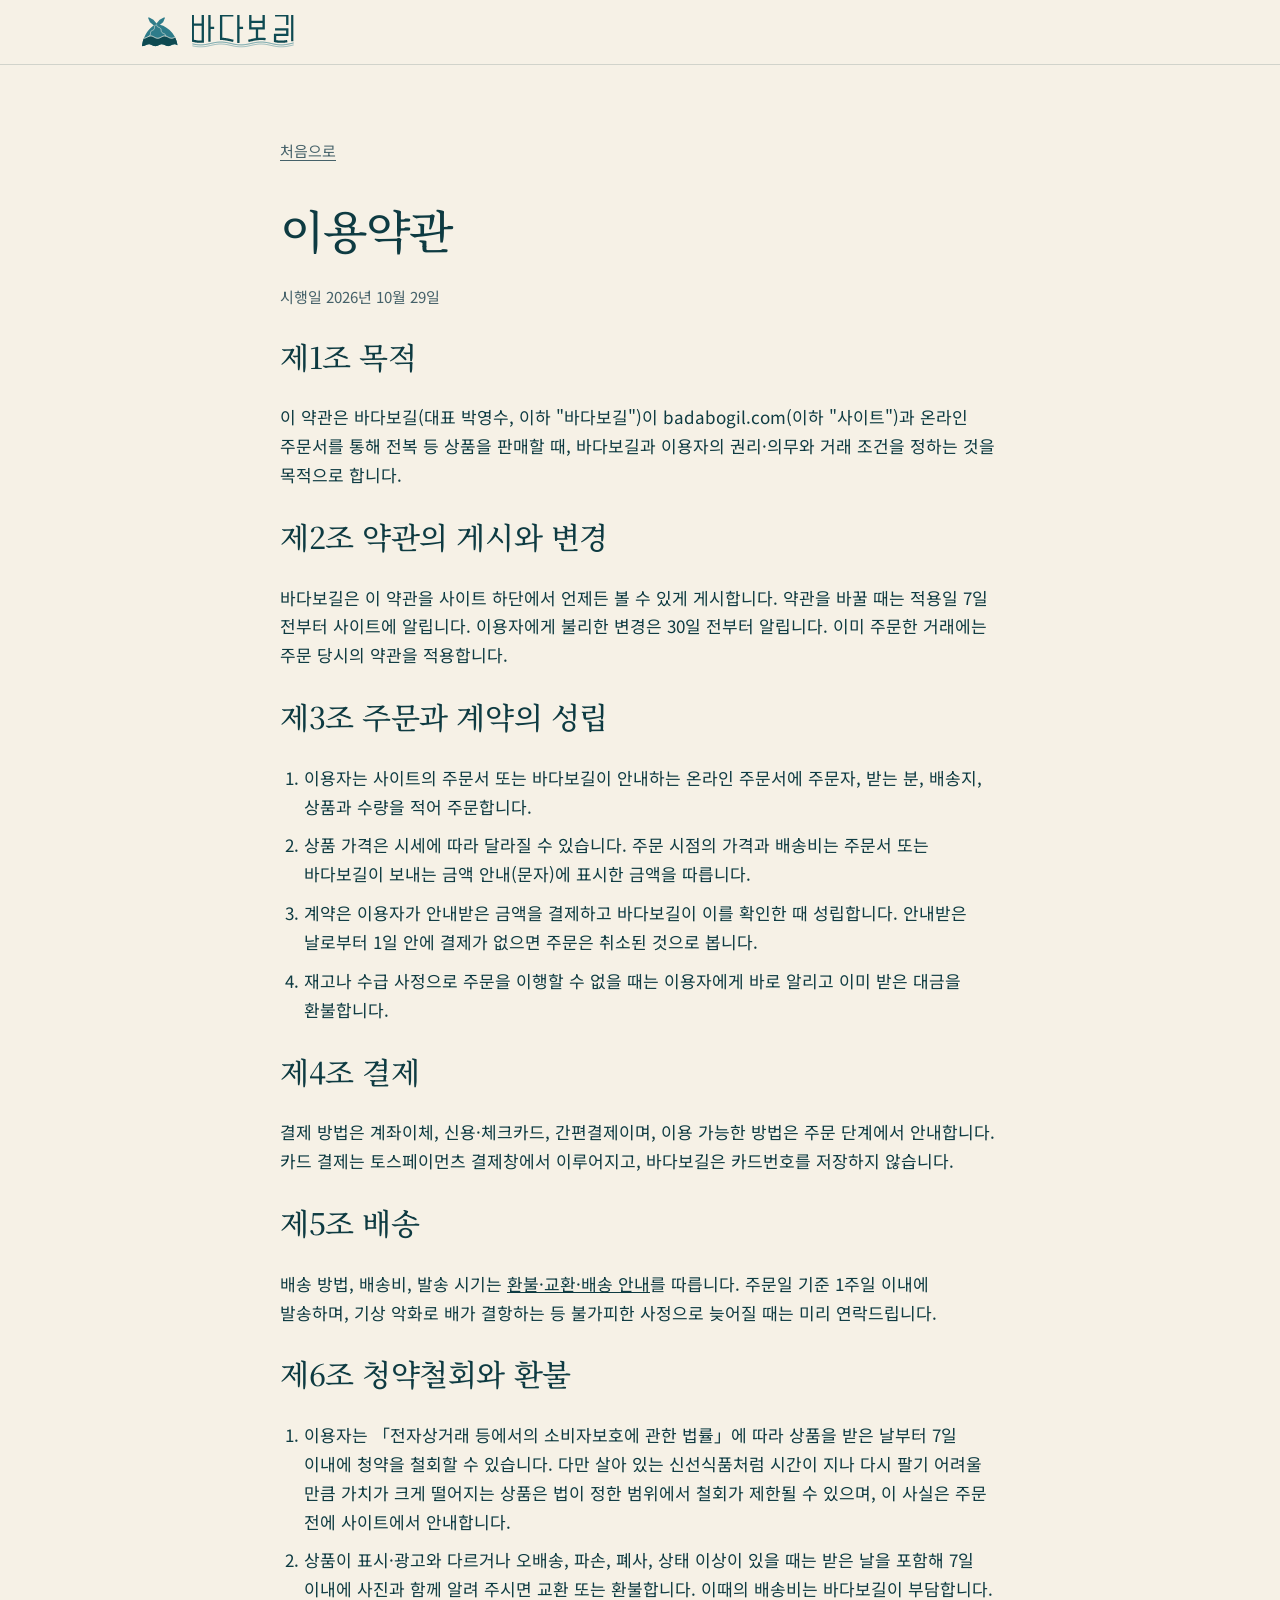
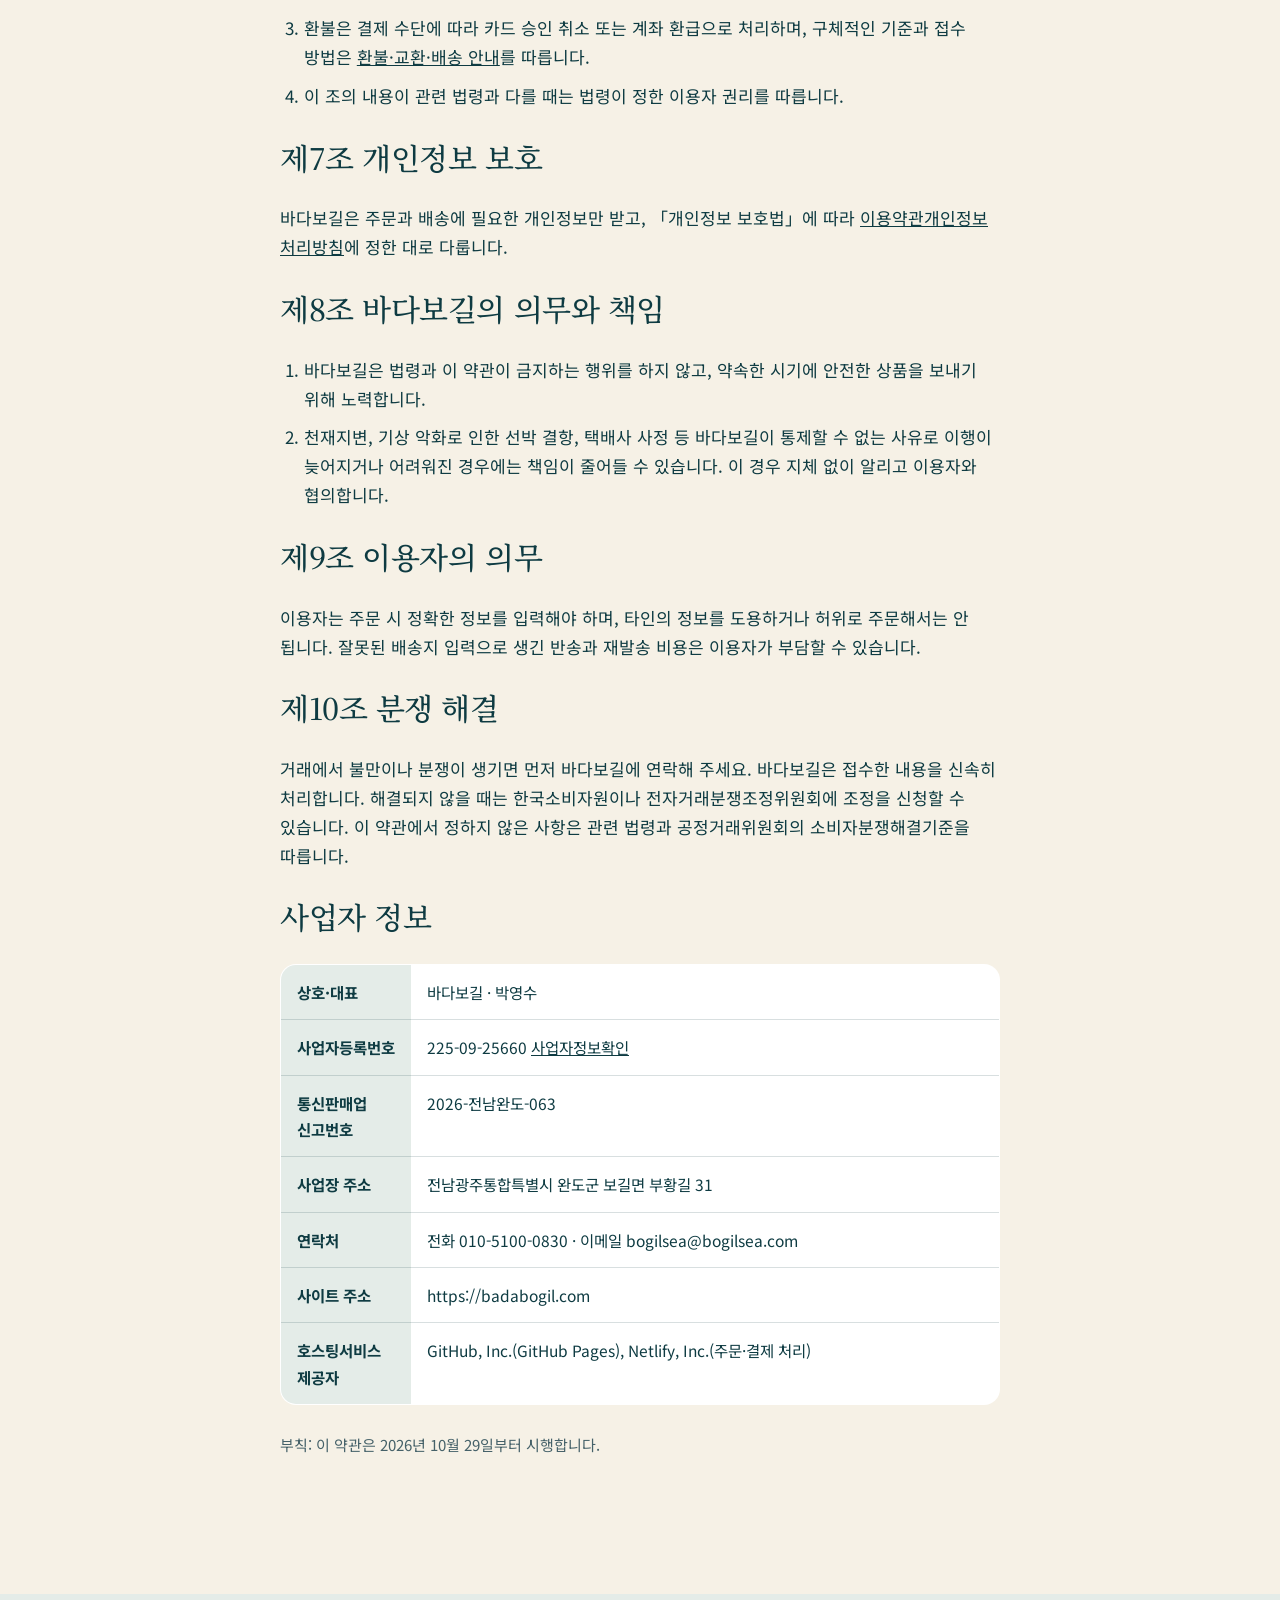
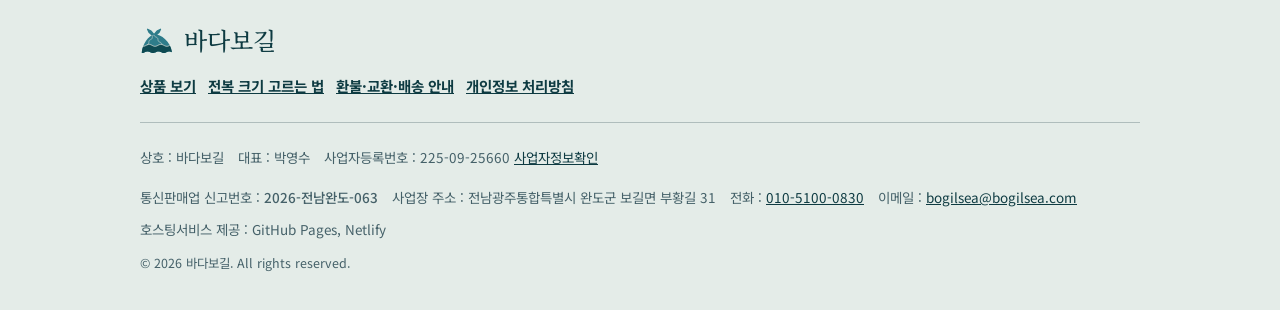
<file: terms.html>
<!doctype html>
<html lang="ko">
<head>
<meta charset="utf-8">
<meta name="viewport" content="width=device-width, initial-scale=1, viewport-fit=cover">
<title>이용약관 | 바다보길</title>
<meta name="description" content="바다보길 사이트와 주문서를 통한 상품 판매의 이용약관입니다.">
<meta name="robots" content="index,follow">
<meta name="theme-color" content="#F6F1E6">
<meta name="color-scheme" content="light">
<link rel="canonical" href="https://badabogil.com/terms.html">
<link rel="icon" href="/favicon.svg" type="image/svg+xml">
<link rel="preconnect" href="https://fonts.googleapis.com">
<link rel="preconnect" href="https://fonts.gstatic.com" crossorigin>
<link href="https://fonts.googleapis.com/css2?family=Noto+Serif+KR:wght@300;500;700&family=Noto+Sans+KR:wght@400;500;700&display=swap" rel="stylesheet">
<link rel="stylesheet" href="/shop.css">
</head>
<body>
<a class="skip" href="#main">본문으로 바로가기</a>
<svg width="0" height="0" style="position:absolute" aria-hidden="true" focusable="false">
  <defs>
    <linearGradient id="nacre" x1="0" y1="0" x2="1" y2="1"><stop offset="0" stop-color="#CFE0DE"/><stop offset=".4" stop-color="#8DB9BF"/><stop offset=".75" stop-color="#5FA0AB"/><stop offset="1" stop-color="#BFD6D6"/></linearGradient>
    <mask id="holes"><rect width="200" height="200" fill="#fff"/><circle cx="112" cy="58" r="6" fill="#000"/><circle cx="134" cy="58" r="6.5" fill="#000"/><circle cx="156" cy="65" r="7" fill="#000"/></mask>
    <symbol id="isle" viewBox="0 0 200 200"><g transform="translate(100,100) scale(.58) translate(-200,-258)"><path d="M45,372 C58,285 108,214 170,188 C245,196 335,258 352,372 L352.0,372.0 L346.9,369.7 L341.8,367.6 L336.6,365.9 L331.5,364.6 L326.4,364.0 L321.3,364.1 L316.2,364.9 L311.1,366.2 L305.9,368.1 L300.8,370.3 L295.7,372.6 L290.6,374.9 L285.5,376.9 L280.4,378.5 L275.2,379.6 L270.1,380.0 L265.0,379.7 L259.9,378.8 L254.8,377.3 L249.7,375.4 L244.6,373.2 L239.4,370.8 L234.3,368.6 L229.2,366.7 L224.1,365.2 L219.0,364.3 L213.8,364.0 L208.7,364.4 L203.6,365.5 L198.5,367.1 L193.4,369.1 L188.3,371.4 L183.2,373.7 L178.0,375.9 L172.9,377.8 L167.8,379.1 L162.7,379.9 L157.6,380.0 L152.4,379.4 L147.3,378.1 L142.2,376.4 L137.1,374.3 L132.0,372.0 L126.9,369.7 L121.8,367.6 L116.6,365.8 L111.5,364.6 L106.4,364.0 L101.3,364.1 L96.2,364.9 L91.1,366.2 L85.9,368.1 L80.8,370.3 L75.7,372.6 L70.6,374.9 L65.5,376.9 L60.4,378.5 L55.2,379.6 L50.1,380.0 L45.0,379.7 Z" fill="#2E7C8A"/><clipPath id="cbsy"><path d="M45,372 C58,285 108,214 170,188 C245,196 335,258 352,372 L352.0,372.0 L346.9,369.7 L341.8,367.6 L336.6,365.9 L331.5,364.6 L326.4,364.0 L321.3,364.1 L316.2,364.9 L311.1,366.2 L305.9,368.1 L300.8,370.3 L295.7,372.6 L290.6,374.9 L285.5,376.9 L280.4,378.5 L275.2,379.6 L270.1,380.0 L265.0,379.7 L259.9,378.8 L254.8,377.3 L249.7,375.4 L244.6,373.2 L239.4,370.8 L234.3,368.6 L229.2,366.7 L224.1,365.2 L219.0,364.3 L213.8,364.0 L208.7,364.4 L203.6,365.5 L198.5,367.1 L193.4,369.1 L188.3,371.4 L183.2,373.7 L178.0,375.9 L172.9,377.8 L167.8,379.1 L162.7,379.9 L157.6,380.0 L152.4,379.4 L147.3,378.1 L142.2,376.4 L137.1,374.3 L132.0,372.0 L126.9,369.7 L121.8,367.6 L116.6,365.8 L111.5,364.6 L106.4,364.0 L101.3,364.1 L96.2,364.9 L91.1,366.2 L85.9,368.1 L80.8,370.3 L75.7,372.6 L70.6,374.9 L65.5,376.9 L60.4,378.5 L55.2,379.6 L50.1,380.0 L45.0,379.7 Z"/></clipPath><g clip-path="url(#cbsy)"><path d="M30,430 L30.0,302.0 L35.7,304.9 L41.3,307.6 L47.0,309.8 L52.7,311.3 L58.3,312.0 L64.0,311.8 L69.7,310.7 L75.3,308.9 L81.0,306.5 L86.7,303.7 L92.3,300.8 L98.0,297.9 L103.7,295.4 L109.3,293.5 L115.0,292.3 L120.7,292.0 L126.3,292.5 L132.0,293.9 L137.7,296.0 L143.3,298.6 L149.0,301.5 L154.7,304.4 L160.3,307.2 L166.0,309.4 L171.7,311.1 L177.3,311.9 L183.0,311.9 L188.7,311.0 L194.3,309.3 L200.0,307.0 L205.7,304.2 L211.3,301.3 L217.0,298.4 L222.7,295.8 L228.3,293.8 L234.0,292.5 L239.7,292.0 L245.3,292.4 L251.0,293.6 L256.7,295.6 L262.3,298.1 L268.0,301.0 L273.7,303.9 L279.3,306.7 L285.0,309.1 L290.7,310.8 L296.3,311.8 L302.0,311.9 L307.7,311.2 L313.3,309.7 L319.0,307.4 L324.7,304.8 L330.3,301.8 L336.0,298.9 L341.7,296.3 L347.3,294.1 L353.0,292.7 L358.7,292.0 L364.3,292.3 L370.0,293.3 L370,430 Z" fill="#0E4A52"/><path d="M30.0,302.0 L35.7,304.9 L41.3,307.6 L47.0,309.8 L52.7,311.3 L58.3,312.0 L64.0,311.8 L69.7,310.7 L75.3,308.9 L81.0,306.5 L86.7,303.7 L92.3,300.8 L98.0,297.9 L103.7,295.4 L109.3,293.5 L115.0,292.3 L120.7,292.0 L126.3,292.5 L132.0,293.9 L137.7,296.0 L143.3,298.6 L149.0,301.5 L154.7,304.4 L160.3,307.2 L166.0,309.4 L171.7,311.1 L177.3,311.9 L183.0,311.9 L188.7,311.0 L194.3,309.3 L200.0,307.0 L205.7,304.2 L211.3,301.3 L217.0,298.4 L222.7,295.8 L228.3,293.8 L234.0,292.5 L239.7,292.0 L245.3,292.4 L251.0,293.6 L256.7,295.6 L262.3,298.1 L268.0,301.0 L273.7,303.9 L279.3,306.7 L285.0,309.1 L290.7,310.8 L296.3,311.8 L302.0,311.9 L307.7,311.2 L313.3,309.7 L319.0,307.4 L324.7,304.8 L330.3,301.8 L336.0,298.9 L341.7,296.3 L347.3,294.1 L353.0,292.7 L358.7,292.0 L364.3,292.3 L370.0,293.3" stroke="#F6F1E6" stroke-width="7" fill="none"/><path d="M170.0,192.0 L167.8,193.0 L165.6,194.1 L163.6,195.2 L161.6,196.4 L159.9,197.8 L158.3,199.2 L156.9,200.8 L155.7,202.5 L154.8,204.4 L154.0,206.4 L153.5,208.6 L153.1,210.8 L152.8,213.2 L152.6,215.6 L152.5,218.0 L152.4,220.4 L152.2,222.8 L151.9,225.2 L151.5,227.4 L151.0,229.6 L150.2,231.6 L149.3,233.5 L148.1,235.2 L146.7,236.8 L145.1,238.2 L143.4,239.6 L141.4,240.8 L139.4,241.9 L137.2,243.0 L135.0,244.0 L132.8,245.0 L130.6,246.1 L128.6,247.2 L126.6,248.4 L124.9,249.8 L123.3,251.2 L121.9,252.8 L120.7,254.5 L119.8,256.4 L119.0,258.4 L118.5,260.6 L118.1,262.8 L117.8,265.2 L117.6,267.6 L117.5,270.0 L117.4,272.4 L117.2,274.8 L116.9,277.2 L116.5,279.4 L116.0,281.6 L115.2,283.6 L114.3,285.5 L113.1,287.2 L111.7,288.8 L110.1,290.2 L108.4,291.6 L106.4,292.8 L104.4,293.9 L102.2,295.0 L100.0,296.0" stroke="#F6F1E6" stroke-width="5" fill="none"/><path d="M170.0,192.0 L170.3,194.5 L170.7,197.0 L171.2,199.4 L171.8,201.7 L172.5,203.8 L173.5,205.9 L174.6,207.8 L175.9,209.5 L177.5,211.1 L179.2,212.5 L181.1,213.8 L183.2,215.0 L185.4,216.0 L187.7,217.0 L190.0,218.0 L192.3,219.0 L194.6,220.0 L196.8,221.0 L198.9,222.2 L200.8,223.5 L202.5,224.9 L204.1,226.5 L205.4,228.2 L206.5,230.1 L207.5,232.2 L208.2,234.3 L208.8,236.6 L209.3,239.0 L209.7,241.5 L210.0,244.0 L210.3,246.5 L210.7,249.0 L211.2,251.4 L211.8,253.7 L212.5,255.8 L213.5,257.9 L214.6,259.8 L215.9,261.5 L217.5,263.1 L219.2,264.5 L221.1,265.8 L223.2,267.0 L225.4,268.0 L227.7,269.0 L230.0,270.0 L232.3,271.0 L234.6,272.0 L236.8,273.0 L238.9,274.2 L240.8,275.5 L242.5,276.9 L244.1,278.5 L245.4,280.2 L246.5,282.1 L247.5,284.2 L248.2,286.3 L248.8,288.6 L249.3,291.0 L249.7,293.5 L250.0,296.0" stroke="#F6F1E6" stroke-width="5" fill="none"/></g><path d="M166.0,188.0 L140.0,158.0 L104.0,138.0 L118.0,170.0 L146.0,194.0 Z" fill="#2E7C8A" stroke="#2E7C8A" stroke-width="12" stroke-linejoin="round"/><path d="M174.0,188.0 L200.0,158.0 L236.0,138.0 L222.0,170.0 L194.0,194.0 Z" fill="#2E7C8A" stroke="#2E7C8A" stroke-width="12" stroke-linejoin="round"/></g></symbol>
    <symbol id="wm2" viewBox="26 46 3688 1223"><path d="M3618,1032.3 L3618,1033.1 L3618.2,1033.9 L3618.3,1034.6 L3618.6,1035.4 L3618.9,1036.1 L3619.3,1036.7 L3619.8,1037.4 L3620.3,1038 L3620.9,1038.5 L3621.6,1039 L3622.2,1039.4 L3622.9,1039.7 L3623.7,1040 L3624.4,1040.1 L3625.2,1040.3 L3626,1040.3 L3694,1040.3 L3694.8,1040.3 L3695.6,1040.1 L3696.3,1040 L3697.1,1039.7 L3697.8,1039.4 L3698.4,1039 L3699.1,1038.5 L3699.7,1038 L3700.2,1037.4 L3700.7,1036.7 L3701.1,1036.1 L3701.4,1035.4 L3701.7,1034.6 L3701.8,1033.9 L3702,1033.1 L3702,1032.3 L3702,66 L3702,65.2 L3701.8,64.4 L3701.7,63.7 L3701.4,62.9 L3701.1,62.2 L3700.7,61.6 L3700.2,60.9 L3699.7,60.3 L3699.1,59.8 L3698.4,59.3 L3697.8,58.9 L3697.1,58.6 L3696.3,58.3 L3695.6,58.2 L3694.8,58 L3694,58 L3626,58 L3625.2,58 L3624.4,58.2 L3623.7,58.3 L3622.9,58.6 L3622.2,58.9 L3621.6,59.3 L3620.9,59.8 L3620.3,60.3 L3619.8,60.9 L3619.3,61.6 L3618.9,62.2 L3618.6,62.9 L3618.3,63.7 L3618.2,64.4 L3618,65.2 L3618,66 L3618,1032.3Z M3048,567 L3047.2,567 L3046.4,567.2 L3045.7,567.3 L3044.9,567.6 L3044.2,567.9 L3043.6,568.3 L3042.9,568.8 L3042.3,569.3 L3041.8,569.9 L3041.3,570.6 L3040.9,571.2 L3040.6,571.9 L3040.3,572.7 L3040.2,573.4 L3040,574.2 L3040,575 L3040,643 L3040,643.8 L3040.2,644.6 L3040.3,645.3 L3040.6,646.1 L3040.9,646.8 L3041.3,647.4 L3041.8,648.1 L3042.3,648.7 L3042.9,649.2 L3043.6,649.7 L3044.2,650.1 L3044.9,650.4 L3045.7,650.7 L3046.4,650.8 L3047.2,651 L3048,651 L3437.8,651 L3438,651 L3438,651.2 L3438,762.8 L3438,763 L3437.8,763 L3006,763 L3005.2,763 L3004.4,763.2 L3003.7,763.3 L3002.9,763.6 L3002.2,763.9 L3001.6,764.3 L3000.9,764.8 L3000.3,765.3 L2999.8,765.9 L2999.3,766.6 L2998.9,767.2 L2998.6,767.9 L2998.3,768.7 L2998.2,769.4 L2998,770.2 L2998,771 L2998,1058.8 L2998,1059.6 L2998.2,1060.4 L2998.4,1061.1 L2998.6,1061.9 L2999,1062.6 L2999.4,1063.3 L2999.9,1063.9 L3000.4,1064.5 L3001,1065 L3001.6,1065.5 L3002.3,1065.9 L3003,1066.2 L3003.8,1066.5 L3004.6,1066.6 L3043.6,1073.7 L3043.7,1073.8 L3055,1075.7 L3055.1,1075.7 L3066.2,1077.5 L3077.4,1079.4 L3077.4,1079.4 L3088.7,1081.1 L3088.8,1081.1 L3100.1,1082.8 L3100.2,1082.8 L3111.5,1084.3 L3111.5,1084.3 L3122.8,1085.8 L3122.9,1085.8 L3134.2,1087.1 L3134.3,1087.1 L3145.6,1088.4 L3145.7,1088.4 L3157.1,1089.5 L3157.3,1089.5 L3168.6,1090.5 L3179.7,1091.4 L3179.8,1091.4 L3191.1,1092.2 L3191.2,1092.2 L3202.6,1092.9 L3202.8,1092.9 L3225.4,1094 L3225.5,1094 L3237,1094.3 L3237.1,1094.3 L3248.4,1094.5 L3248.5,1094.5 L3259.9,1094.6 L3260.1,1094.6 L3282.7,1094.4 L3282.8,1094.4 L3294.3,1094.1 L3294.4,1094.1 L3305.7,1093.7 L3305.8,1093.7 L3317.1,1093.1 L3317.1,1093.1 L3328.4,1092.5 L3328.5,1092.5 L3339.8,1091.8 L3339.9,1091.8 L3351.4,1091 L3351.5,1091 L3374.1,1088.9 L3374.3,1088.9 L3385.6,1087.7 L3396.9,1086.4 L3397,1086.4 L3408.3,1085 L3419.6,1083.5 L3419.7,1083.5 L3431,1081.9 L3442.2,1080.2 L3442.3,1080.2 L3453.6,1078.5 L3453.6,1078.5 L3464.9,1076.6 L3465,1076.6 L3476.3,1074.7 L3476.4,1074.6 L3479.6,1074.1 L3480.4,1073.9 L3481.2,1073.6 L3481.9,1073.3 L3482.5,1072.9 L3483.2,1072.4 L3483.8,1071.9 L3484.3,1071.4 L3484.8,1070.7 L3485.2,1070.1 L3485.6,1069.4 L3485.8,1068.6 L3486,1067.9 L3486.2,1067.1 L3486.2,1066.3 L3486.2,1065.5 L3486.1,1064.8 L3473.9,997.8 L3473.7,997.1 L3473.5,996.3 L3473.2,995.6 L3472.8,994.9 L3472.3,994.3 L3471.8,993.7 L3471.2,993.2 L3470.6,992.7 L3469.9,992.3 L3469.2,991.9 L3468.5,991.7 L3467.7,991.5 L3467,991.3 L3466.2,991.3 L3465.4,991.3 L3464.6,991.4 L3461.7,991.9 L3451.1,993.8 L3440.4,995.5 L3429.8,997.2 L3419,998.7 L3408.4,1000.3 L3408.3,1000.3 L3397.7,1001.6 L3387.1,1003 L3387,1003 L3376.4,1004.1 L3365.9,1005.3 L3365.8,1005.3 L3344.6,1007.2 L3344.5,1007.2 L3334.2,1008 L3323.6,1008.7 L3312.9,1009.3 L3302.3,1009.7 L3291.7,1010.1 L3281.3,1010.4 L3281.2,1010.4 L3260,1010.6 L3260,1010.6 L3249.6,1010.5 L3239,1010.3 L3228.6,1010 L3228.5,1010 L3207.3,1009.1 L3207.3,1009.1 L3196.9,1008.4 L3186.3,1007.6 L3175.4,1006.7 L3164.8,1005.9 L3164.8,1005.9 L3154.4,1004.8 L3143.8,1003.7 L3133.2,1002.4 L3122.5,1001.1 L3111.9,999.6 L3101.3,998.1 L3090.6,996.4 L3082.2,995 L3082,995 L3082,994.8 L3082,847.2 L3082,847 L3082.2,847 L3514,847 L3514.8,847 L3515.6,846.8 L3516.3,846.7 L3517.1,846.4 L3517.8,846.1 L3518.4,845.7 L3519.1,845.2 L3519.7,844.7 L3520.2,844.1 L3520.7,843.4 L3521.1,842.8 L3521.4,842.1 L3521.7,841.3 L3521.8,840.6 L3522,839.8 L3522,839 L3522,575 L3522,574.2 L3521.8,573.4 L3521.7,572.7 L3521.4,571.9 L3521.1,571.2 L3520.7,570.6 L3520.2,569.9 L3519.7,569.3 L3519.1,568.8 L3518.4,568.3 L3517.8,567.9 L3517.1,567.6 L3516.3,567.3 L3515.6,567.2 L3514.8,567 L3514,567 L3048,567.0Z M3438,147 L3438,147.2 L3438,444.2 L3438,445 L3438.2,445.8 L3438.3,446.5 L3438.6,447.3 L3438.9,448 L3439.3,448.6 L3439.8,449.3 L3440.3,449.9 L3440.9,450.4 L3441.6,450.9 L3442.2,451.3 L3442.9,451.6 L3443.7,451.9 L3444.4,452 L3445.2,452.2 L3446,452.2 L3514,452.2 L3514.8,452.2 L3515.6,452 L3516.3,451.9 L3517.1,451.6 L3517.8,451.3 L3518.4,450.9 L3519.1,450.4 L3519.7,449.9 L3520.2,449.3 L3520.7,448.6 L3521.1,448 L3521.4,447.3 L3521.7,446.5 L3521.8,445.8 L3522,445 L3522,444.2 L3522,71 L3522,70.2 L3521.8,69.4 L3521.7,68.7 L3521.4,67.9 L3521.1,67.2 L3520.7,66.6 L3520.2,65.9 L3519.7,65.3 L3519.1,64.8 L3518.4,64.3 L3517.8,63.9 L3517.1,63.6 L3516.3,63.3 L3515.6,63.2 L3514.8,63 L3514,63 L3048,63 L3047.2,63 L3046.4,63.2 L3045.7,63.3 L3044.9,63.6 L3044.2,63.9 L3043.6,64.3 L3042.9,64.8 L3042.3,65.3 L3041.8,65.9 L3041.3,66.6 L3040.9,67.2 L3040.6,67.9 L3040.3,68.7 L3040.2,69.4 L3040,70.2 L3040,71 L3040,139 L3040,139.8 L3040.2,140.6 L3040.3,141.3 L3040.6,142.1 L3040.9,142.8 L3041.3,143.4 L3041.8,144.1 L3042.3,144.7 L3042.9,145.2 L3043.6,145.7 L3044.2,146.1 L3044.9,146.4 L3045.7,146.7 L3046.4,146.8 L3047.2,147 L3048,147 L3437.8,147 L3438,147.0Z M2192,298.2 L2192,298 L2192,66 L2192,65.2 L2191.8,64.4 L2191.7,63.7 L2191.4,62.9 L2191.1,62.2 L2190.7,61.6 L2190.2,60.9 L2189.7,60.3 L2189.1,59.8 L2188.4,59.3 L2187.8,58.9 L2187.1,58.6 L2186.3,58.3 L2185.6,58.2 L2184.8,58 L2184,58 L2116,58 L2115.2,58 L2114.4,58.2 L2113.7,58.3 L2112.9,58.6 L2112.2,58.9 L2111.6,59.3 L2110.9,59.8 L2110.3,60.3 L2109.8,60.9 L2109.3,61.6 L2108.9,62.2 L2108.6,62.9 L2108.3,63.7 L2108.2,64.4 L2108,65.2 L2108,66 L2108,609.4 L2108,610.2 L2108.2,611 L2108.3,611.7 L2108.6,612.5 L2108.9,613.2 L2109.3,613.8 L2109.8,614.5 L2110.3,615.1 L2110.9,615.6 L2111.6,616.1 L2112.2,616.5 L2112.9,616.8 L2113.7,617.1 L2114.4,617.2 L2115.2,617.4 L2116,617.4 L2347.8,617.4 L2348,617.4 L2348,617.6 L2348,923.2 L2348,923.4 L2347.8,923.5 L2336.7,925.3 L2336.7,925.3 L2320.8,927.9 L2320.7,927.9 L2304.8,930.8 L2304.7,930.8 L2273.4,936.9 L2273.4,936.9 L2257.6,940.1 L2257.5,940.1 L2226.2,946.7 L2226.1,946.8 L2210.5,950.2 L2179.4,957 L2179.4,957 L2163.9,960.5 L2148.4,963.9 L2148.4,963.9 L2132.9,967.4 L2117.7,970.7 L2102.3,974 L2086.8,977.3 L2079.1,979 L2078.3,979.2 L2077.6,979.4 L2076.9,979.8 L2076.2,980.2 L2075.6,980.7 L2075,981.2 L2074.5,981.8 L2074,982.4 L2073.6,983.1 L2073.3,983.8 L2073.1,984.6 L2072.9,985.3 L2072.8,986.1 L2072.7,986.9 L2072.8,987.7 L2072.9,988.4 L2087.1,1055 L2087.3,1055.7 L2087.6,1056.4 L2087.9,1057.2 L2088.3,1057.8 L2088.8,1058.4 L2089.3,1059 L2089.9,1059.5 L2090.5,1060 L2091.2,1060.4 L2091.9,1060.7 L2092.7,1061 L2093.4,1061.2 L2094.2,1061.3 L2095,1061.3 L2095.8,1061.2 L2096.6,1061.1 L2104.2,1059.5 L2119.7,1056.2 L2135.3,1052.9 L2135.4,1052.8 L2151.1,1049.4 L2151.1,1049.4 L2166.6,1045.9 L2182.1,1042.5 L2182.1,1042.5 L2197.6,1039 L2228.5,1032.2 L2243.8,1028.9 L2274.5,1022.3 L2274.5,1022.3 L2289.6,1019.3 L2320.2,1013.4 L2320.2,1013.4 L2335.2,1010.7 L2335.2,1010.7 L2350.3,1008.1 L2365.5,1005.7 L2380.5,1003.4 L2380.6,1003.4 L2395.5,1001.3 L2410.6,999.4 L2410.6,999.4 L2425.4,997.7 L2425.5,997.7 L2440.4,996.2 L2455.3,994.9 L2455.4,994.9 L2470.2,993.8 L2470.2,993.8 L2485.1,992.9 L2485.2,992.9 L2500.1,992.3 L2500.2,992.3 L2514.9,991.8 L2515,991.8 L2529.9,991.6 L2544.7,991.5 L2544.8,991.5 L2559.5,991.8 L2574.5,992.2 L2574.5,992.2 L2589.3,992.8 L2589.4,992.8 L2604.1,993.7 L2604.2,993.7 L2619.1,994.9 L2634.1,996.1 L2634.1,996.1 L2648.9,997.6 L2648.9,997.7 L2664,999.4 L2679,1001.2 L2679,1001.2 L2686.2,1002.3 L2687,1002.3 L2687.7,1002.3 L2688.5,1002.2 L2689.3,1002.1 L2690,1001.9 L2690.8,1001.5 L2691.5,1001.2 L2692.1,1000.7 L2692.7,1000.2 L2693.3,999.7 L2693.8,999.1 L2694.2,998.4 L2694.6,997.7 L2694.9,997 L2695.1,996.2 L2695.2,995.5 L2704.8,928.1 L2704.8,927.4 L2704.8,926.6 L2704.8,925.8 L2704.6,925 L2704.4,924.3 L2704.1,923.5 L2703.7,922.9 L2703.3,922.2 L2702.8,921.6 L2702.2,921.1 L2701.6,920.6 L2700.9,920.1 L2700.2,919.8 L2699.5,919.5 L2698.8,919.2 L2698,919.1 L2690.1,918 L2689.9,918 L2674,916 L2674,916 L2658.1,914.2 L2658,914.1 L2642,912.5 L2641.8,912.5 L2625.9,911.1 L2625.9,911.1 L2609.9,909.9 L2609.8,909.9 L2593.7,909 L2593.6,909 L2577.6,908.2 L2577.4,908.2 L2561.5,907.8 L2561.4,907.8 L2545.4,907.5 L2545.2,907.5 L2529.1,907.6 L2529.1,907.6 L2513.1,907.8 L2513,907.8 L2496.9,908.3 L2496.8,908.3 L2480.9,909.1 L2480.8,909.1 L2464.8,910 L2464.7,910 L2448.7,911.1 L2448.5,911.1 L2432.6,912.6 L2432.6,912.6 L2432.2,912.6 L2432,912.6 L2432,912.4 L2432,617.6 L2432,617.4 L2432.2,617.4 L2664,617.4 L2664.8,617.4 L2665.6,617.2 L2666.3,617.1 L2667.1,616.8 L2667.8,616.5 L2668.4,616.1 L2669.1,615.6 L2669.7,615.1 L2670.2,614.5 L2670.7,613.8 L2671.1,613.2 L2671.4,612.5 L2671.7,611.7 L2671.8,611 L2672,610.2 L2672,609.4 L2672,66 L2672,65.2 L2671.8,64.4 L2671.7,63.7 L2671.4,62.9 L2671.1,62.2 L2670.7,61.6 L2670.2,60.9 L2669.7,60.3 L2669.1,59.8 L2668.4,59.3 L2667.8,58.9 L2667.1,58.6 L2666.3,58.3 L2665.6,58.2 L2664.8,58 L2664,58 L2596,58 L2595.2,58 L2594.4,58.2 L2593.7,58.3 L2592.9,58.6 L2592.2,58.9 L2591.6,59.3 L2590.9,59.8 L2590.3,60.3 L2589.8,60.9 L2589.3,61.6 L2588.9,62.2 L2588.6,62.9 L2588.3,63.7 L2588.2,64.4 L2588,65.2 L2588,66 L2588,298 L2588,298.2 L2587.8,298.2 L2192.2,298.2 L2192,298.2Z M2192,382.2 L2192.2,382.2 L2587.8,382.2 L2588,382.2 L2588,382.4 L2588,533.2 L2588,533.4 L2587.8,533.4 L2192.2,533.4 L2192,533.4 L2192,533.2 L2192,382.4 L2192,382.2Z M1762,511 L1762,510.8 L1762,66 L1762,65.2 L1761.8,64.4 L1761.7,63.7 L1761.4,62.9 L1761.1,62.2 L1760.7,61.6 L1760.2,60.9 L1759.7,60.3 L1759.1,59.8 L1758.4,59.3 L1757.8,58.9 L1757.1,58.6 L1756.3,58.3 L1755.6,58.2 L1754.8,58 L1754,58 L1686,58 L1685.2,58 L1684.4,58.2 L1683.7,58.3 L1682.9,58.6 L1682.2,58.9 L1681.6,59.3 L1680.9,59.8 L1680.3,60.3 L1679.8,60.9 L1679.3,61.6 L1678.9,62.2 L1678.6,62.9 L1678.3,63.7 L1678.2,64.4 L1678,65.2 L1678,66 L1678,1087.5 L1678,1088.3 L1678.2,1089.1 L1678.3,1089.8 L1678.6,1090.6 L1678.9,1091.3 L1679.3,1091.9 L1679.8,1092.6 L1680.3,1093.2 L1680.9,1093.7 L1681.6,1094.2 L1682.2,1094.6 L1682.9,1094.9 L1683.7,1095.2 L1684.4,1095.3 L1685.2,1095.5 L1686,1095.5 L1754,1095.5 L1754.8,1095.5 L1755.6,1095.3 L1756.3,1095.2 L1757.1,1094.9 L1757.8,1094.6 L1758.4,1094.2 L1759.1,1093.7 L1759.7,1093.2 L1760.2,1092.6 L1760.7,1091.9 L1761.1,1091.3 L1761.4,1090.6 L1761.7,1089.8 L1761.8,1089.1 L1762,1088.3 L1762,1087.5 L1762,595.2 L1762,595 L1762.2,595 L1882,595 L1882.8,595 L1883.6,594.8 L1884.3,594.7 L1885.1,594.4 L1885.8,594.1 L1886.4,593.7 L1887.1,593.2 L1887.7,592.7 L1888.2,592.1 L1888.7,591.4 L1889.1,590.8 L1889.4,590.1 L1889.7,589.3 L1889.8,588.6 L1890,587.8 L1890,587 L1890,519 L1890,518.2 L1889.8,517.4 L1889.7,516.7 L1889.4,515.9 L1889.1,515.2 L1888.7,514.6 L1888.2,513.9 L1887.7,513.3 L1887.1,512.8 L1886.4,512.3 L1885.8,511.9 L1885.1,511.6 L1884.3,511.3 L1883.6,511.2 L1882.8,511 L1882,511 L1762.2,511 L1762,511.0Z M1131.1,992.5 L1131.1,992.5 L1152.3,993.6 L1152.4,993.6 L1173.5,995.2 L1173.6,995.2 L1184,996.1 L1194.6,997.2 L1205.2,998.3 L1215.8,999.6 L1226.5,1000.9 L1237.1,1002.4 L1258.6,1005.5 L1258.6,1005.5 L1269.2,1007.2 L1280,1009 L1290.6,1010.8 L1312.3,1014.8 L1322.9,1016.8 L1333.8,1019 L1344.5,1021.1 L1355.4,1023.4 L1366.4,1025.7 L1377.2,1028 L1388,1030.3 L1399,1032.7 L1409.8,1035.1 L1420.8,1037.6 L1420.9,1037.6 L1431.8,1040 L1442.8,1042.5 L1442.9,1042.5 L1453.8,1044.9 L1464.8,1047.4 L1464.9,1047.4 L1476,1049.8 L1487,1052.2 L1509.2,1057.1 L1509.3,1057.1 L1520.4,1059.4 L1523.6,1060.1 L1524.3,1060.2 L1525.1,1060.2 L1525.9,1060.2 L1526.7,1060.1 L1527.5,1059.9 L1528.2,1059.7 L1528.9,1059.3 L1529.6,1058.9 L1530.2,1058.5 L1530.8,1058 L1531.3,1057.4 L1531.8,1056.8 L1532.2,1056.1 L1532.6,1055.4 L1532.8,1054.6 L1533,1053.9 L1547,987.3 L1547.1,986.5 L1547.1,985.8 L1547.1,985 L1547,984.2 L1546.8,983.4 L1546.5,982.7 L1546.2,982 L1545.8,981.3 L1545.4,980.7 L1544.8,980.1 L1544.3,979.5 L1543.6,979.1 L1543,978.7 L1542.3,978.3 L1541.5,978 L1540.8,977.9 L1537.6,977.2 L1526.8,974.9 L1505,970.2 L1494,967.8 L1483.2,965.4 L1472.2,962.9 L1472.1,962.9 L1461.2,960.5 L1450.2,958 L1450.1,958 L1439.2,955.6 L1428.2,953.1 L1428.1,953.1 L1417,950.7 L1406,948.3 L1394.8,945.8 L1394.7,945.8 L1383.6,943.5 L1372.6,941.2 L1361.5,938.9 L1361.4,938.8 L1350.2,936.6 L1339.1,934.4 L1339,934.4 L1327.7,932.2 L1327.7,932.2 L1305.4,928.2 L1305.3,928.1 L1294,926.2 L1293.9,926.2 L1282.8,924.4 L1271.5,922.5 L1271.3,922.5 L1248.9,919.2 L1248.8,919.2 L1237.5,917.7 L1237.5,917.7 L1226.2,916.2 L1226.1,916.2 L1214.8,914.9 L1214.7,914.9 L1203.4,913.6 L1203.3,913.6 L1192,912.5 L1192,912.5 L1180.5,911.4 L1180.4,911.4 L1157.7,909.8 L1157.6,909.8 L1142.2,908.9 L1142,908.9 L1142,908.7 L1142,147.2 L1142,147 L1142.2,147 L1532,147 L1532.8,147 L1533.6,146.8 L1534.3,146.7 L1535.1,146.4 L1535.8,146.1 L1536.4,145.7 L1537.1,145.2 L1537.7,144.7 L1538.2,144.1 L1538.7,143.4 L1539.1,142.8 L1539.4,142.1 L1539.7,141.3 L1539.8,140.6 L1540,139.8 L1540,139 L1540,71 L1540,70.2 L1539.8,69.4 L1539.7,68.7 L1539.4,67.9 L1539.1,67.2 L1538.7,66.6 L1538.2,65.9 L1537.7,65.3 L1537.1,64.8 L1536.4,64.3 L1535.8,63.9 L1535.1,63.6 L1534.3,63.3 L1533.6,63.2 L1532.8,63 L1532,63 L1066,63 L1065.2,63 L1064.4,63.2 L1063.7,63.3 L1062.9,63.6 L1062.2,63.9 L1061.6,64.3 L1060.9,64.8 L1060.3,65.3 L1059.8,65.9 L1059.3,66.6 L1058.9,67.2 L1058.6,67.9 L1058.3,68.7 L1058.2,69.4 L1058,70.2 L1058,71 L1058,983 L1058,983.8 L1058.2,984.5 L1058.3,985.3 L1058.6,986 L1058.9,986.7 L1059.3,987.4 L1059.8,988 L1060.3,988.6 L1060.9,989.1 L1061.5,989.6 L1062.1,990 L1062.8,990.3 L1063.6,990.6 L1064.3,990.8 L1065.1,990.9 L1065.9,991 L1110,991.8 L1120.6,992.1 L1131.1,992.5Z M722,511 L722,510.8 L722,66 L722,65.2 L721.8,64.4 L721.7,63.7 L721.4,62.9 L721.1,62.2 L720.7,61.6 L720.2,60.9 L719.7,60.3 L719.1,59.8 L718.4,59.3 L717.8,58.9 L717.1,58.6 L716.3,58.3 L715.6,58.2 L714.8,58 L714,58 L646,58 L645.2,58 L644.4,58.2 L643.7,58.3 L642.9,58.6 L642.2,58.9 L641.6,59.3 L640.9,59.8 L640.3,60.3 L639.8,60.9 L639.3,61.6 L638.9,62.2 L638.6,62.9 L638.3,63.7 L638.2,64.4 L638,65.2 L638,66 L638,1050.1 L638,1050.9 L638.2,1051.7 L638.3,1052.4 L638.6,1053.2 L638.9,1053.9 L639.3,1054.5 L639.8,1055.2 L640.3,1055.8 L640.9,1056.3 L641.6,1056.8 L642.2,1057.2 L642.9,1057.5 L643.7,1057.8 L644.4,1057.9 L645.2,1058.1 L646,1058.1 L714,1058.1 L714.8,1058.1 L715.6,1057.9 L716.3,1057.8 L717.1,1057.5 L717.8,1057.2 L718.4,1056.8 L719.1,1056.3 L719.7,1055.8 L720.2,1055.2 L720.7,1054.5 L721.1,1053.9 L721.4,1053.2 L721.7,1052.4 L721.8,1051.7 L722,1050.9 L722,1050.1 L722,595.2 L722,595 L722.2,595 L842,595 L842.8,595 L843.6,594.8 L844.3,594.7 L845.1,594.4 L845.8,594.1 L846.4,593.7 L847.1,593.2 L847.7,592.7 L848.2,592.1 L848.7,591.4 L849.1,590.8 L849.4,590.1 L849.7,589.3 L849.8,588.6 L850,587.8 L850,587 L850,519 L850,518.2 L849.8,517.4 L849.7,516.7 L849.4,515.9 L849.1,515.2 L848.7,514.6 L848.2,513.9 L847.7,513.3 L847.1,512.8 L846.4,512.3 L845.8,511.9 L845.1,511.6 L844.3,511.3 L843.6,511.2 L842.8,511 L842,511 L722.2,511 L722,511.0Z M122,66 L122,65.2 L121.8,64.4 L121.7,63.7 L121.4,62.9 L121.1,62.2 L120.7,61.6 L120.2,60.9 L119.7,60.3 L119.1,59.8 L118.4,59.3 L117.8,58.9 L117.1,58.6 L116.3,58.3 L115.6,58.2 L114.8,58 L114,58 L46,58 L45.2,58 L44.4,58.2 L43.7,58.3 L42.9,58.6 L42.2,58.9 L41.6,59.3 L40.9,59.8 L40.3,60.3 L39.8,60.9 L39.3,61.6 L38.9,62.2 L38.6,62.9 L38.3,63.7 L38.2,64.4 L38,65.2 L38,66 L38,1046.1 L38,1046.8 L38.2,1047.6 L38.3,1048.4 L38.6,1049.1 L38.9,1049.8 L39.3,1050.5 L39.8,1051.1 L40.3,1051.7 L40.9,1052.2 L41.5,1052.7 L42.2,1053.1 L42.9,1053.4 L43.6,1053.7 L44.3,1053.9 L89.5,1063.4 L89.6,1063.4 L98.8,1065.3 L107.9,1067.1 L108,1067.1 L117.2,1068.9 L135.4,1072.3 L135.5,1072.3 L144.8,1074 L144.9,1074 L153.9,1075.5 L153.9,1075.5 L163,1077.1 L163.2,1077.1 L172.5,1078.6 L190.7,1081.4 L190.8,1081.4 L200.2,1082.8 L200.3,1082.8 L209.4,1084 L218.6,1085.3 L218.7,1085.3 L228.1,1086.4 L228.2,1086.4 L246.5,1088.5 L246.6,1088.5 L256,1089.4 L256.1,1089.4 L265.5,1090.3 L265.6,1090.3 L274.7,1091 L283.9,1091.7 L284,1091.7 L293.2,1092.3 L302.6,1092.9 L302.8,1092.9 L312.1,1093.4 L321.3,1093.8 L321.4,1093.8 L330.8,1094.1 L330.9,1094.1 L349.3,1094.5 L349.3,1094.5 L358.9,1094.6 L359.1,1094.6 L368.2,1094.5 L368.3,1094.5 L377.4,1094.5 L377.6,1094.5 L387.1,1094.3 L387.2,1094.3 L405.6,1093.7 L405.7,1093.7 L414.9,1093.3 L424.2,1092.8 L424.4,1092.8 L433.8,1092.2 L474.5,1089.5 L475.3,1089.4 L476.1,1089.2 L476.9,1089 L477.6,1088.6 L478.3,1088.3 L479,1087.8 L479.6,1087.3 L480.1,1086.7 L480.6,1086 L481,1085.4 L481.4,1084.6 L481.6,1083.9 L481.8,1083.1 L482,1082.3 L482,1081.5 L482,66 L482,65.2 L481.8,64.4 L481.7,63.7 L481.4,62.9 L481.1,62.2 L480.7,61.6 L480.2,60.9 L479.7,60.3 L479.1,59.8 L478.4,59.3 L477.8,58.9 L477.1,58.6 L476.3,58.3 L475.6,58.2 L474.8,58 L474,58 L406,58 L405.2,58 L404.4,58.2 L403.7,58.3 L402.9,58.6 L402.2,58.9 L401.6,59.3 L400.9,59.8 L400.3,60.3 L399.8,60.9 L399.3,61.6 L398.9,62.2 L398.6,62.9 L398.3,63.7 L398.2,64.4 L398,65.2 L398,66 L398,398.8 L398,399 L397.8,399 L122.2,399 L122,399 L122,398.8 L122,66.0Z M122,483 L122.2,483 L397.8,483 L398,483 L398,483.2 L398,1009.7 L398,1009.9 L397.8,1009.9 L384.9,1010.3 L384.8,1010.3 L376.6,1010.5 L376.5,1010.5 L367.8,1010.5 L367.7,1010.5 L359,1010.6 L359,1010.6 L350.7,1010.5 L350.7,1010.5 L333.2,1010.1 L333.1,1010.1 L324.7,1009.8 L324.6,1009.8 L315.9,1009.4 L307.4,1009.1 L307.3,1009.1 L298.8,1008.5 L290,1007.9 L290,1007.9 L281.3,1007.2 L272.5,1006.5 L272.5,1006.5 L264,1005.8 L263.9,1005.8 L255.4,1004.9 L255.4,1004.9 L237.9,1003 L237.8,1003 L229.3,1001.9 L229.3,1001.9 L220.6,1000.8 L211.8,999.6 L211.8,999.6 L203.3,998.4 L203.2,998.4 L185.5,995.6 L176.9,994.3 L176.9,994.3 L168.2,992.7 L168.1,992.7 L159.1,991.2 L159.1,991.2 L150.6,989.7 L150.6,989.7 L132.8,986.3 L124,984.7 L124,984.7 L122.2,984.3 L122,984.3 L122,984.1 L122,483.2 L122,483.0Z" fill="#0E4A52" fill-rule="evenodd"/><path d="M80,1134 L98,1137 L116,1141 L134,1144 L152,1148 L171,1151 L189,1154 L207,1156 L225,1159 L243,1161 L261,1163 L279,1164 L297,1166 L315,1166 L334,1167 L352,1168 L370,1168 L388,1167 L406,1167 L424,1166 L442,1165 L460,1163 L478,1161 L497,1159 L515,1157 L533,1154 L551,1151 L569,1148 L587,1145 L605,1142 L623,1138 L641,1134 L660,1130 L678,1127 L696,1123 L714,1119 L732,1114 L750,1110 L768,1106 L786,1103 L804,1099 L823,1095 L841,1091 L859,1088 L877,1085 L895,1081 L913,1079 L931,1076 L949,1073 L967,1071 L986,1069 L1004,1068 L1022,1067 L1040,1066 L1058,1065 L1076,1065 L1094,1065 L1112,1065 L1130,1065 L1148,1066 L1167,1068 L1185,1069 L1203,1071 L1221,1073 L1239,1075 L1257,1078 L1275,1081 L1293,1084 L1311,1087 L1330,1090 L1348,1094 L1366,1098 L1384,1101 L1402,1105 L1420,1109 L1438,1113 L1456,1117 L1474,1121 L1493,1125 L1511,1129 L1529,1133 L1547,1137 L1565,1141 L1583,1144 L1601,1147 L1619,1151 L1637,1153 L1656,1156 L1674,1159 L1692,1161 L1710,1163 L1728,1164 L1746,1165 L1764,1166 L1782,1167 L1800,1167 L1819,1168 L1837,1167 L1855,1167 L1873,1166 L1891,1165 L1909,1163 L1927,1161 L1945,1159 L1963,1157 L1982,1154 L2000,1152 L2018,1148 L2036,1145 L2054,1142 L2072,1138 L2090,1135 L2108,1131 L2126,1127 L2145,1123 L2163,1119 L2181,1115 L2199,1111 L2217,1107 L2235,1103 L2253,1099 L2271,1095 L2289,1092 L2308,1088 L2326,1085 L2344,1082 L2362,1079 L2380,1076 L2398,1074 L2416,1071 L2434,1070 L2452,1068 L2471,1067 L2489,1066 L2507,1065 L2525,1065 L2543,1065 L2561,1065 L2579,1065 L2597,1066 L2615,1067 L2634,1069 L2652,1071 L2670,1073 L2688,1075 L2706,1078 L2724,1080 L2742,1083 L2760,1087 L2778,1090 L2796,1094 L2815,1097 L2833,1101 L2851,1105 L2869,1109 L2887,1113 L2905,1117 L2923,1121 L2941,1125 L2959,1129 L2978,1133 L2996,1137 L3014,1140 L3032,1144 L3050,1147 L3068,1150 L3086,1153 L3104,1156 L3122,1158 L3141,1161 L3159,1162 L3177,1164 L3195,1165 L3213,1166 L3231,1167 L3249,1167 L3267,1168 L3285,1167 L3304,1167 L3322,1166 L3340,1165 L3358,1163 L3376,1161 L3394,1159 L3412,1157 L3430,1155 L3448,1152 L3467,1149 L3485,1145 L3503,1142 L3521,1138 L3539,1135 L3557,1131 L3575,1127 L3593,1123 L3611,1119 L3630,1115 L3648,1111 L3666,1107 L3684,1103 L3702,1099" fill="none" stroke="#2E7C8A" stroke-width="26" stroke-linecap="round"/><path d="M80,1204 L98,1208 L116,1211 L134,1215 L152,1218 L171,1221 L189,1224 L207,1227 L225,1229 L243,1231 L261,1233 L279,1235 L297,1236 L315,1237 L334,1238 L352,1238 L370,1238 L388,1238 L406,1237 L424,1236 L442,1235 L460,1234 L478,1232 L497,1230 L515,1227 L533,1225 L551,1222 L569,1219 L587,1216 L605,1212 L623,1209 L641,1205 L660,1201 L678,1197 L696,1193 L714,1189 L732,1185 L750,1181 L768,1177 L786,1173 L804,1169 L823,1165 L841,1162 L859,1158 L877,1155 L895,1152 L913,1149 L931,1146 L949,1144 L967,1142 L986,1140 L1004,1138 L1022,1137 L1040,1136 L1058,1135 L1076,1135 L1094,1135 L1112,1135 L1130,1136 L1148,1137 L1167,1138 L1185,1140 L1203,1141 L1221,1143 L1239,1146 L1257,1148 L1275,1151 L1293,1154 L1311,1157 L1330,1161 L1348,1164 L1366,1168 L1384,1172 L1402,1176 L1420,1180 L1438,1184 L1456,1188 L1474,1192 L1493,1196 L1511,1200 L1529,1204 L1547,1208 L1565,1211 L1583,1215 L1601,1218 L1619,1221 L1637,1224 L1656,1227 L1674,1229 L1692,1231 L1710,1233 L1728,1235 L1746,1236 L1764,1237 L1782,1238 L1800,1238 L1819,1238 L1837,1238 L1855,1237 L1873,1236 L1891,1235 L1909,1234 L1927,1232 L1945,1230 L1963,1227 L1982,1225 L2000,1222 L2018,1219 L2036,1216 L2054,1212 L2072,1209 L2090,1205 L2108,1201 L2126,1197 L2145,1193 L2163,1189 L2181,1185 L2199,1181 L2217,1177 L2235,1173 L2253,1169 L2271,1166 L2289,1162 L2308,1159 L2326,1155 L2344,1152 L2362,1149 L2380,1147 L2398,1144 L2416,1142 L2434,1140 L2452,1138 L2471,1137 L2489,1136 L2507,1135 L2525,1135 L2543,1135 L2561,1135 L2579,1136 L2597,1137 L2615,1138 L2634,1139 L2652,1141 L2670,1143 L2688,1146 L2706,1148 L2724,1151 L2742,1154 L2760,1157 L2778,1161 L2796,1164 L2815,1168 L2833,1172 L2851,1176 L2869,1180 L2887,1184 L2905,1188 L2923,1192 L2941,1196 L2959,1200 L2978,1204 L2996,1207 L3014,1211 L3032,1214 L3050,1218 L3068,1221 L3086,1224 L3104,1226 L3122,1229 L3141,1231 L3159,1233 L3177,1235 L3195,1236 L3213,1237 L3231,1238 L3249,1238 L3267,1238 L3285,1238 L3304,1237 L3322,1236 L3340,1235 L3358,1234 L3376,1232 L3394,1230 L3412,1228 L3430,1225 L3448,1222 L3467,1219 L3485,1216 L3503,1213 L3521,1209 L3539,1205 L3557,1201 L3575,1198 L3593,1194 L3611,1190 L3630,1186 L3648,1181 L3666,1177 L3684,1174 L3702,1170" fill="none" stroke="#2E7C8A" stroke-width="17" stroke-linecap="round"/></symbol>
    <symbol id="bmark" viewBox="0 0 200 200">
      <path mask="url(#holes)" d="M20 112C16 78 46 50 90 44C138 38 184 58 190 98C195 134 160 162 112 166C64 170 24 150 20 112Z" fill="url(#nacre)" stroke="#0E4A52" stroke-width="6" stroke-linejoin="round"/>
      <g fill="none" stroke="#fff" stroke-opacity=".9" stroke-width="7" stroke-linecap="round"><path d="M34 112C32 94 46 82 62 84C76 86 80 100 72 108C66 114 56 112 55 104"/><path d="M96 84C126 80 156 90 170 110"/><path d="M92 106C116 104 140 112 154 128"/><path d="M96 130C110 130 124 136 134 146"/></g>
    </symbol>
    <filter id="paint" x="-3%" y="-8%" width="106%" height="116%" color-interpolation-filters="sRGB"><feTurbulence type="fractalNoise" baseFrequency="0.0025 0.07" numOctaves="2" seed="4" result="fray"/><feDisplacementMap in="SourceGraphic" in2="fray" scale="34" xChannelSelector="R" yChannelSelector="B" result="d1"/><feTurbulence type="fractalNoise" baseFrequency="0.014" numOctaves="3" seed="11" result="n1"/><feDisplacementMap in="d1" in2="n1" scale="16" xChannelSelector="G" yChannelSelector="R" result="rough"/><feTurbulence type="fractalNoise" baseFrequency="0.0012 0.012" numOctaves="2" seed="5" result="n2"/><feColorMatrix in="n2" type="matrix" values="0.42 0 0 0 0.66  0.42 0 0 0 0.66  0.42 0 0 0 0.68  0 0 0 0 1" result="shade"/><feTurbulence type="fractalNoise" baseFrequency="0.005" numOctaves="3" seed="2" result="n5"/><feColorMatrix in="n5" type="matrix" values="0.5 0 0 0 0.62  0.5 0 0 0 0.64  0.4 0 0 0 0.74  0 0 0 0 1" result="pool"/><feBlend in="shade" in2="pool" mode="multiply" result="tex"/><feBlend in="rough" in2="tex" mode="multiply" result="bl"/><feComposite in="bl" in2="rough" operator="in" result="painted"/><feTurbulence type="fractalNoise" baseFrequency="0.0014 0.03" numOctaves="2" seed="21" result="n3"/><feColorMatrix in="n3" type="matrix" values="0 0 0 0 0.75  0 0 0 0 0.85  0 0 0 0 1  0 0 0 2.4 -1.3" result="hi"/><feComposite in="hi" in2="rough" operator="in" result="hi2"/><feBlend in="hi2" in2="painted" mode="normal" result="lit"/><feTurbulence type="fractalNoise" baseFrequency="0.0012 0.09" numOctaves="2" seed="8" result="n4"/><feColorMatrix in="n4" type="matrix" values="0 0 0 0 0  0 0 0 0 0  0 0 0 0 0  0 0 0 12 -2.2" result="gap"/><feComposite in="lit" in2="gap" operator="in"/></filter>
    <symbol id="wm" viewBox="30 -790 3232.0 820"><g filter="url(#paint)"><path d="M760 -760H572V0H760V-301H835V-451H760ZM506 -30V-752H318V-536H248V-752H60V-30ZM318 -386V-180H248V-386Z M1575 -760H1387V0H1575V-321H1650V-471H1575ZM875 -750V-30H1320V-180H1063V-600H1300V-750Z M2392 -752V-301H1710V-752H1898V-676H2204V-752ZM2204 -451V-526H1898V-451ZM2145 -180H2412V-30H1690V-180H1957V-271H2145Z M3222 -760H3035V-420H3222ZM2522 -420Q2679 -420 2764 -438Q2848 -455 2898 -526Q2949 -597 2949 -750H2522V-622H2744Q2744 -580 2676 -560Q2608 -540 2502 -540ZM3222 -140V-390H2542V-280H3035V-250H2542V0H3232V-110H2730V-140Z" fill="#0047AB" stroke="#0047AB" stroke-width="8" stroke-linejoin="round"/></g></symbol>
    <symbol id="odok" viewBox="0 0 200 200">
      <path d="M34 138C32 110 60 92 108 92C156 92 182 112 178 140C174 164 148 172 108 172C68 172 36 164 34 138Z" fill="#F7C9A8" stroke="#12333A" stroke-width="5" stroke-linejoin="round"/>
      <g transform="translate(46 8) scale(.62)"><path mask="url(#holes)" d="M20 112C16 78 46 50 90 44C138 38 184 58 190 98C195 134 160 162 112 166C64 170 24 150 20 112Z" fill="url(#nacre)" stroke="#0E4A52" stroke-width="7" stroke-linejoin="round"/></g>
      <g fill="none" stroke="#12333A" stroke-width="5" stroke-linecap="round" stroke-linejoin="round"><path d="M78 126L90 133L78 140"/><path d="M138 126L126 133L138 140"/><path d="M96 150Q102 158 108 150Q114 158 120 150"/></g>
      <ellipse cx="68" cy="146" rx="8" ry="5" fill="#F58FB8" fill-opacity=".8"/><ellipse cx="148" cy="146" rx="8" ry="5" fill="#F58FB8" fill-opacity=".8"/>
      <g fill="none" stroke="#0047AB" stroke-width="5" stroke-linecap="round"><path d="M24 112L12 104"/><path d="M192 112L204 104"/><path d="M18 140L4 140"/></g>
    </symbol>
    <symbol id="shell" viewBox="0 0 120 96">
      <path d="M14 52C8 28 34 10 66 10c32 0 48 20 42 46-5 22-30 34-56 32C28 86 17 72 14 52Z" fill="url(#nacre)" stroke="#0E4A52" stroke-width="2.6"/>
      <g fill="none" stroke="#fff" stroke-opacity=".6" stroke-width="2.2" stroke-linecap="round">
        <path d="M24 54C24 38 42 24 66 24c24 0 34 16 31 32"/>
        <path d="M36 56C37 46 49 37 66 37c16 0 24 10 22 20"/>
        <path d="M50 58c1-6 7-10 16-10 8 0 12 5 11 10"/>
      </g>
      <g fill="#fff"><circle cx="48" cy="17.5" r="3.1"/><circle cx="60" cy="15" r="3.1"/><circle cx="72" cy="15.4" r="3.1"/><circle cx="83" cy="19.4" r="3.1"/><circle cx="92" cy="26" r="3.1"/></g>
    </symbol>
    <symbol id="meat" viewBox="0 0 120 96">
      <path d="M20 56c0-22 20-38 42-38s40 14 38 36c-2 20-22 28-40 28S20 76 20 56Z" fill="#F0B999"/>
      <g stroke="#C07A55" stroke-width="2.4" fill="none" stroke-linecap="round"><path d="M36 52c4-10 14-16 26-16"/><path d="M44 66c6 4 14 5 22 3"/><path d="M70 40c8 2 14 8 16 16"/></g>
    </symbol>
  </defs>
</svg>
<header class="top"><div class="wrap"><a class="brand" href="/" aria-label="바다보길 처음으로"><svg viewBox="0 0 200 200" aria-hidden="true" focusable="false"><use href="#isle"/></svg><svg class="brand__wm" viewBox="26 46 3688 1223" role="img" aria-label="바다보길"><use href="#wm2"/></svg></a></div></header>
<main id="main" class="page"><div class="wrap stack" style="max-width:760px">
  <p class="crumb"><a href="/">처음으로</a></p>
  <h1 class="h1">이용약관</h1>
  <p class="note">시행일 2026년 10월 29일</p>

  <section class="stack" aria-labelledby="t1">
    <h2 class="h2" id="t1">제1조 목적</h2>
    <p>이 약관은 바다보길(대표 박영수, 이하 "바다보길")이 badabogil.com(이하 "사이트")과 온라인 주문서를 통해 전복 등 상품을 판매할 때, 바다보길과 이용자의 권리·의무와 거래 조건을 정하는 것을 목적으로 합니다.</p>
  </section>

  <section class="stack" aria-labelledby="t2">
    <h2 class="h2" id="t2">제2조 약관의 게시와 변경</h2>
    <p>바다보길은 이 약관을 사이트 하단에서 언제든 볼 수 있게 게시합니다. 약관을 바꿀 때는 적용일 7일 전부터 사이트에 알립니다. 이용자에게 불리한 변경은 30일 전부터 알립니다. 이미 주문한 거래에는 주문 당시의 약관을 적용합니다.</p>
  </section>

  <section class="stack" aria-labelledby="t3">
    <h2 class="h2" id="t3">제3조 주문과 계약의 성립</h2>
    <ol>
      <li>이용자는 사이트의 주문서 또는 바다보길이 안내하는 온라인 주문서에 주문자, 받는 분, 배송지, 상품과 수량을 적어 주문합니다.</li>
      <li>상품 가격은 시세에 따라 달라질 수 있습니다. 주문 시점의 가격과 배송비는 주문서 또는 바다보길이 보내는 금액 안내(문자)에 표시한 금액을 따릅니다.</li>
      <li>계약은 이용자가 안내받은 금액을 결제하고 바다보길이 이를 확인한 때 성립합니다. 안내받은 날로부터 1일 안에 결제가 없으면 주문은 취소된 것으로 봅니다.</li>
      <li>재고나 수급 사정으로 주문을 이행할 수 없을 때는 이용자에게 바로 알리고 이미 받은 대금을 환불합니다.</li>
    </ol>
  </section>

  <section class="stack" aria-labelledby="t4">
    <h2 class="h2" id="t4">제4조 결제</h2>
    <p>결제 방법은 계좌이체, 신용·체크카드, 간편결제이며, 이용 가능한 방법은 주문 단계에서 안내합니다. 카드 결제는 토스페이먼츠 결제창에서 이루어지고, 바다보길은 카드번호를 저장하지 않습니다.</p>
  </section>

  <section class="stack" aria-labelledby="t5">
    <h2 class="h2" id="t5">제5조 배송</h2>
    <p>배송 방법, 배송비, 발송 시기는 <a href="/refund.html">환불·교환·배송 안내</a>를 따릅니다. 주문일 기준 1주일 이내에 발송하며, 기상 악화로 배가 결항하는 등 불가피한 사정으로 늦어질 때는 미리 연락드립니다.</p>
  </section>

  <section class="stack" aria-labelledby="t6">
    <h2 class="h2" id="t6">제6조 청약철회와 환불</h2>
    <ol>
      <li>이용자는 「전자상거래 등에서의 소비자보호에 관한 법률」에 따라 상품을 받은 날부터 7일 이내에 청약을 철회할 수 있습니다. 다만 살아 있는 신선식품처럼 시간이 지나 다시 팔기 어려울 만큼 가치가 크게 떨어지는 상품은 법이 정한 범위에서 철회가 제한될 수 있으며, 이 사실은 주문 전에 사이트에서 안내합니다.</li>
      <li>상품이 표시·광고와 다르거나 오배송, 파손, 폐사, 상태 이상이 있을 때는 받은 날을 포함해 7일 이내에 사진과 함께 알려 주시면 교환 또는 환불합니다. 이때의 배송비는 바다보길이 부담합니다.</li>
      <li>환불은 결제 수단에 따라 카드 승인 취소 또는 계좌 환급으로 처리하며, 구체적인 기준과 접수 방법은 <a href="/refund.html">환불·교환·배송 안내</a>를 따릅니다.</li>
      <li>이 조의 내용이 관련 법령과 다를 때는 법령이 정한 이용자 권리를 따릅니다.</li>
    </ol>
  </section>

  <section class="stack" aria-labelledby="t7">
    <h2 class="h2" id="t7">제7조 개인정보 보호</h2>
    <p>바다보길은 주문과 배송에 필요한 개인정보만 받고, 「개인정보 보호법」에 따라 <a href="/terms.html">이용약관</a><a href="/privacy.html">개인정보 처리방침</a>에 정한 대로 다룹니다.</p>
  </section>

  <section class="stack" aria-labelledby="t8">
    <h2 class="h2" id="t8">제8조 바다보길의 의무와 책임</h2>
    <ol>
      <li>바다보길은 법령과 이 약관이 금지하는 행위를 하지 않고, 약속한 시기에 안전한 상품을 보내기 위해 노력합니다.</li>
      <li>천재지변, 기상 악화로 인한 선박 결항, 택배사 사정 등 바다보길이 통제할 수 없는 사유로 이행이 늦어지거나 어려워진 경우에는 책임이 줄어들 수 있습니다. 이 경우 지체 없이 알리고 이용자와 협의합니다.</li>
    </ol>
  </section>

  <section class="stack" aria-labelledby="t9">
    <h2 class="h2" id="t9">제9조 이용자의 의무</h2>
    <p>이용자는 주문 시 정확한 정보를 입력해야 하며, 타인의 정보를 도용하거나 허위로 주문해서는 안 됩니다. 잘못된 배송지 입력으로 생긴 반송과 재발송 비용은 이용자가 부담할 수 있습니다.</p>
  </section>

  <section class="stack" aria-labelledby="t10">
    <h2 class="h2" id="t10">제10조 분쟁 해결</h2>
    <p>거래에서 불만이나 분쟁이 생기면 먼저 바다보길에 연락해 주세요. 바다보길은 접수한 내용을 신속히 처리합니다. 해결되지 않을 때는 한국소비자원이나 전자거래분쟁조정위원회에 조정을 신청할 수 있습니다. 이 약관에서 정하지 않은 사항은 관련 법령과 공정거래위원회의 소비자분쟁해결기준을 따릅니다.</p>
  </section>

  <section class="stack" aria-labelledby="t11">
    <h2 class="h2" id="t11">사업자 정보</h2>
    <table class="tbl">
      <caption class="sr">사업자 정보</caption>
      <tbody>
        <tr><th scope="row">상호·대표</th><td>바다보길 · 박영수</td></tr>
        <tr><th scope="row">사업자등록번호</th><td>225-09-25660 <a class="biz-chk" href="https://www.ftc.go.kr/bizCommPop.do?wrkr_no=2250925660" target="_blank" rel="noopener">사업자정보확인</a></td></tr>
        <tr><th scope="row">통신판매업 신고번호</th><td>2026-전남완도-063</td></tr>
        <tr><th scope="row">사업장 주소</th><td>전남광주통합특별시 완도군 보길면 부황길 31</td></tr>
        <tr><th scope="row">연락처</th><td>전화 010-5100-0830 · 이메일 bogilsea@bogilsea.com</td></tr>
        <tr><th scope="row">사이트 주소</th><td>https://badabogil.com</td></tr>
        <tr><th scope="row">호스팅서비스 제공자</th><td>GitHub, Inc.(GitHub Pages), Netlify, Inc.(주문·결제 처리)</td></tr>
      </tbody>
    </table>
  </section>

  <p class="note">부칙: 이 약관은 2026년 10월 29일부터 시행합니다.</p>
</div></main>
<footer class="foot">
  <div class="wrap">
    <p class="foot__brand"><svg class="sym-s" viewBox="0 0 200 200" aria-hidden="true" focusable="false"><use href="#isle"/></svg><span>바다보길</span></p>
    <p class="foot__links"><a href="/shop.html">상품 보기</a><a href="/guide-size.html">전복 크기 고르는 법</a><a href="/refund.html">환불·교환·배송 안내</a><a href="/privacy.html">개인정보 처리방침</a></p>
    <p class="foot__info">
      <span>상호 : 바다보길</span><span>대표 : 박영수</span><span>사업자등록번호 : 225-09-25660 <a class="biz-chk" href="https://www.ftc.go.kr/bizCommPop.do?wrkr_no=2250925660" target="_blank" rel="noopener">사업자정보확인</a></span><i class="brk" aria-hidden="true"></i><span>통신판매업 신고번호 : <b id="reg-no">2026-전남완도-063</b></span><span class="wide">사업장 주소 : 전남광주통합특별시 완도군 보길면 부황길 31</span><span>전화 : <a href="tel:01051000830">010-5100-0830</a></span><span>이메일 : <a href="mailto:bogilsea@bogilsea.com">bogilsea@bogilsea.com</a></span><span class="wide">호스팅서비스 제공 : GitHub Pages, Netlify</span>
    </p>
    <p class="foot__copy">© 2026 바다보길. All rights reserved.</p>
  </div>
</footer>
</body>
</html>
</file>
<file: shop.css>
/* 바다보길 상품·주문·안내 페이지 공통 스타일 (메인 페이지 토큰과 동일) */
:root{
  --mist:#F6F1E6; --white:#fff; --tide:#E4ECE8;
  --deep:#0E3B42; --mute:#456169;
  --teal:#0E4A52; --flame:#2E7C8A; --flame-dark:#256672;
  --rule:rgba(23,53,66,.2); --warn:#8A3B12;
  --r-btn:999px; --r-card:24px;
  --f-display:'Black Han Sans','Noto Sans KR','Noto Sans CJK KR',sans-serif;
  --f-body:'Noto Sans KR','Noto Sans CJK KR','Apple SD Gothic Neo','Malgun Gothic',sans-serif;
  --gut:20px; --max:1040px;
}
*{box-sizing:border-box}
html{-webkit-text-size-adjust:100%;color-scheme:light}
body{margin:0;background:var(--mist);color:var(--deep);font:400 1.0625rem/1.7 var(--f-body);word-break:keep-all;overflow-wrap:break-word}
img,svg{display:block;max-width:100%}
a{color:inherit}
h1,h2,h3,p,ol,ul,dl,dd,dt{margin:0}
ul,ol{padding:0;list-style:none}
.wrap{max-width:var(--max);margin:0 auto;padding-inline:var(--gut)}
.sr{position:absolute;width:1px;height:1px;overflow:hidden;clip:rect(0 0 0 0);white-space:nowrap}
.skip{position:absolute;left:-999px;top:8px;z-index:50;background:#fff;color:var(--deep);padding:12px 16px;border-radius:12px;font-weight:700}
.skip:focus{left:12px}
:focus-visible{outline:3px solid var(--deep);outline-offset:3px}

/* 상단 */
.top{background:var(--white);border-bottom:1px solid var(--rule)}
.top .wrap{display:flex;align-items:center;justify-content:space-between;min-height:64px}
.brand{display:inline-flex;align-items:center;gap:10px;min-height:44px;text-decoration:none}
.brand svg{width:40px;height:40px;flex:none}
.brand .brand__wm{width:auto;height:34px;aspect-ratio:3688/1223;margin-left:2px}
.top__tel{display:inline-flex;align-items:center;min-height:44px;font-weight:700;font-size:1rem;text-decoration:none}

/* 버튼 */
.btn{display:inline-flex;align-items:center;justify-content:center;min-height:56px;padding:0 28px;border-radius:var(--r-btn);border:2px solid transparent;font:700 1.125rem/1.2 var(--f-body);text-decoration:none;text-align:center;cursor:pointer;touch-action:manipulation;-webkit-tap-highlight-color:transparent}
.btn:active{transform:scale(.97)}
.btn--solid{background:var(--flame);color:#fff}
.btn--ghost{background:transparent;border-color:var(--deep);color:var(--deep)}
.btn--block{display:flex;width:100%}
.btn[disabled]{opacity:.55;cursor:not-allowed}
@media (hover:hover) and (pointer:fine){.btn--solid:hover{background:var(--flame-dark)}.btn--ghost:hover{background:var(--tide)}}

/* 본문 */
.page{padding-block:32px 72px}
.crumb{font-size:.9375rem;color:var(--mute);margin-bottom:18px}
.crumb a{display:inline-flex;align-items:center;min-height:44px;text-underline-offset:3px}
.h1{font:400 clamp(28px,6.4vw,44px)/1.22 var(--f-display);letter-spacing:-.02em;text-wrap:balance}
.h2{font:400 clamp(22px,4.6vw,30px)/1.25 var(--f-display);letter-spacing:-.015em}
.card{background:var(--white);border-radius:var(--r-card);padding:24px}
.stack>*+*{margin-top:20px}
.note{font-size:.9375rem;color:var(--mute);line-height:1.65}
.notice{border:2px solid var(--deep);border-radius:16px;background:#fff;padding:14px 16px;font-size:.9375rem;line-height:1.6;font-weight:500}
.notice--test{border-color:var(--flame)}
.price{font:400 clamp(30px,7vw,40px)/1.2 var(--f-display);letter-spacing:-.01em}
.price small{font:500 1rem/1.4 var(--f-body);color:var(--mute);margin-left:6px}

/* 상품 상세 */
.pdp{display:grid;gap:26px}
.pdp__img{border-radius:var(--r-card);overflow:hidden;background:var(--tide);aspect-ratio:3/2}
.pdp__img img{width:100%;height:100%;object-fit:cover}
.pdp__info{display:grid;gap:18px;align-content:start}
.spec{display:grid;grid-template-columns:7.5em 1fr;gap:8px 12px;font-size:.9688rem;padding-block:16px;border-block:1px solid var(--rule)}
.spec dt{color:var(--mute);font-weight:500}
.spec dd{font-weight:500}
.qty{display:flex;align-items:center;justify-content:space-between;gap:14px;flex-wrap:wrap}
.qty__label{font-weight:700}
.stepper{display:inline-flex;align-items:center;border:2px solid var(--deep);border-radius:var(--r-btn);background:#fff}
.stepper button{width:52px;height:52px;border:0;background:transparent;color:var(--deep);font:700 1.5rem/1 var(--f-body);cursor:pointer;touch-action:manipulation;border-radius:var(--r-btn)}
.stepper button:disabled{opacity:.35;cursor:not-allowed}
.stepper output{min-width:56px;text-align:center;font:700 1.125rem/1 var(--f-body)}
.sum{display:grid;gap:6px;font-size:1rem}
.sum__row{display:flex;justify-content:space-between;gap:12px}
.sum__row--total{padding-top:12px;margin-top:6px;border-top:1px solid var(--rule);font-weight:700;font-size:1.1875rem}
.sum__row--total b{font:400 1.75rem/1.2 var(--f-display);color:var(--teal)}
.sum__hint{font-size:.9062rem;color:var(--mute)}

/* 상세 설명 */
.detail{margin-top:44px;display:grid;gap:20px}
.tbl{width:100%;border-collapse:collapse;font-size:.9688rem;background:#fff;border-radius:16px;overflow:hidden}
.tbl th,.tbl td{padding:14px 16px;text-align:left;vertical-align:top;border-bottom:1px solid var(--rule)}
.tbl th{width:8em;background:var(--tide);font-weight:700}
.tbl tr:last-child th,.tbl tr:last-child td{border-bottom:0}

/* 주문서 */
.order{display:grid;gap:22px}
.sec-h{font:700 1.1875rem/1.4 var(--f-body);margin-bottom:14px}
.line{display:flex;gap:16px;align-items:center}
.line img{width:96px;height:72px;border-radius:12px;object-fit:cover;flex:none}
.line__name{font-weight:700}
.line__meta{font-size:.9375rem;color:var(--mute)}
.fld{display:grid;gap:6px}
.fld+.fld{margin-top:14px}
.fld label,.fld legend{font-weight:700;font-size:.9688rem}
.fld input,.fld select{width:100%;min-height:52px;padding:0 16px;border:2px solid var(--rule);border-radius:14px;background:#fff;color:var(--deep);font:500 1rem/1.4 var(--f-body)}
.fld input:focus{border-color:var(--deep);outline:0}
.fld input[aria-invalid="true"]{border-color:var(--warn)}
.fld__err{font-size:.875rem;color:var(--warn);min-height:1.2em}
.row2{display:grid;gap:14px}
.pay-method{display:flex;align-items:center;gap:12px;padding:16px;border:2px solid var(--deep);border-radius:16px;background:#fff;font-weight:700}
.pay-method input{width:22px;height:22px;accent-color:var(--teal)}
.agree{display:grid;gap:4px}
.agree label{display:flex;gap:12px;align-items:flex-start;min-height:44px;padding-block:6px;font-size:.9688rem;cursor:pointer}
.agree input{width:22px;height:22px;margin-top:3px;flex:none;accent-color:var(--teal)}
.agree .agree__all{font-weight:700;padding-bottom:12px;border-bottom:1px solid var(--rule);margin-bottom:6px}
.agree a{text-underline-offset:3px}
.order__side{display:grid;gap:22px;align-content:start}

/* 결과 */
.result{max-width:560px;margin:0 auto;text-align:center;display:grid;gap:18px;justify-items:center}
.result dl{width:100%;text-align:left;display:grid;grid-template-columns:7em 1fr;gap:8px 12px;font-size:.9688rem}
.result dt{color:var(--mute)}
.result dd{font-weight:500;word-break:break-all}

/* 하단정보 */
.foot{background:var(--tide);padding-block:30px 36px;font-size:.8438rem;line-height:1.8;color:var(--mute)}
.foot__brand{display:flex;align-items:center;gap:10px;margin-bottom:6px}
.foot__brand .sym-s{width:34px;height:34px}
.foot__brand span{font:400 1.5rem/1.2 var(--f-display);color:var(--deep)}
.foot__links{display:flex;flex-wrap:wrap;align-items:center;gap:0 12px;padding-bottom:14px;margin-bottom:14px;border-bottom:1px solid rgba(18,51,58,.25);color:var(--deep)}
.foot__links a{display:inline-flex;align-items:center;min-height:44px;font-weight:700;font-size:.9062rem;color:var(--deep)}
.foot__info{display:flex;flex-wrap:wrap;align-items:baseline;gap:0 14px}
.foot__info span{white-space:nowrap}
.foot__info span.wide{white-space:normal}
.foot__info .brk{flex-basis:100%;height:0}
.foot__info b{font-weight:500}
.foot__info a{display:inline-block;padding:8px 0;color:var(--deep);text-decoration:underline}
.foot__copy{margin-top:10px;font-size:.7812rem}

@media (min-width:760px){
  .page{padding-block:44px 104px}
  .pdp{grid-template-columns:1.05fr 1fr;gap:40px;align-items:start}
  .order{grid-template-columns:1.2fr 1fr;gap:32px;align-items:start}
  .order__side{position:sticky;top:20px}
  .row2{grid-template-columns:1fr 1fr}
}
@media (max-width:260px){
  .spec,.result dl{grid-template-columns:1fr}
  .foot__info span{white-space:normal}
}
@media (prefers-reduced-motion:reduce){*{transition:none!important;animation:none!important}}

/* ===== v2: 메인 페이지와 같은 톤 (명조 제목, 얇은 선, 넓은 여백) ===== */
:root{--f-display:'Noto Serif KR','Noto Serif CJK KR','Apple SD Gothic Neo',serif;--stone:#44575A;--line:rgba(14,59,66,.16);--line-strong:rgba(14,59,66,.32);--r-card:18px}
.h1,.h2,.price,.sum__row--total b,.foot__brand span{font-weight:500}
.h1{font-size:clamp(30px,6.4vw,46px);line-height:1.22;letter-spacing:-.025em}
.top{background:var(--mist);border-bottom:1px solid var(--line)}
.page{padding-block:44px 104px}
@media (min-width:760px){.page{padding-block:64px 136px}}
.stack>*+*{margin-top:28px}
.card{border:1px solid var(--line)}
.notice{border-width:1px;border-color:var(--line-strong)}
.notice--test{border-color:var(--flame)}
.spec,.sum__row--total,.agree .agree__all{border-color:var(--line)}
.tbl th,.tbl td{border-bottom-color:var(--line)}
.tbl{border:1px solid var(--line)}
.stepper{border-width:1.5px;border-color:var(--line-strong)}
.fld input,.fld select{border-width:1.5px;border-color:var(--line-strong)}
.pay-method{border-width:1.5px;border-color:var(--line-strong)}
.sum__row--total b{color:var(--stone)}
.stack ol{list-style:decimal;padding-left:1.4em}
.stack ul{list-style:disc;padding-left:1.2em}
.stack li+li{margin-top:10px}
.pdp__img{border-radius:var(--r-card)}
.btn--solid{box-shadow:0 1px 2px rgba(6,40,46,.28),0 8px 18px -6px rgba(46,124,138,.4)}
.btn--solid:active{box-shadow:none}
</file>
